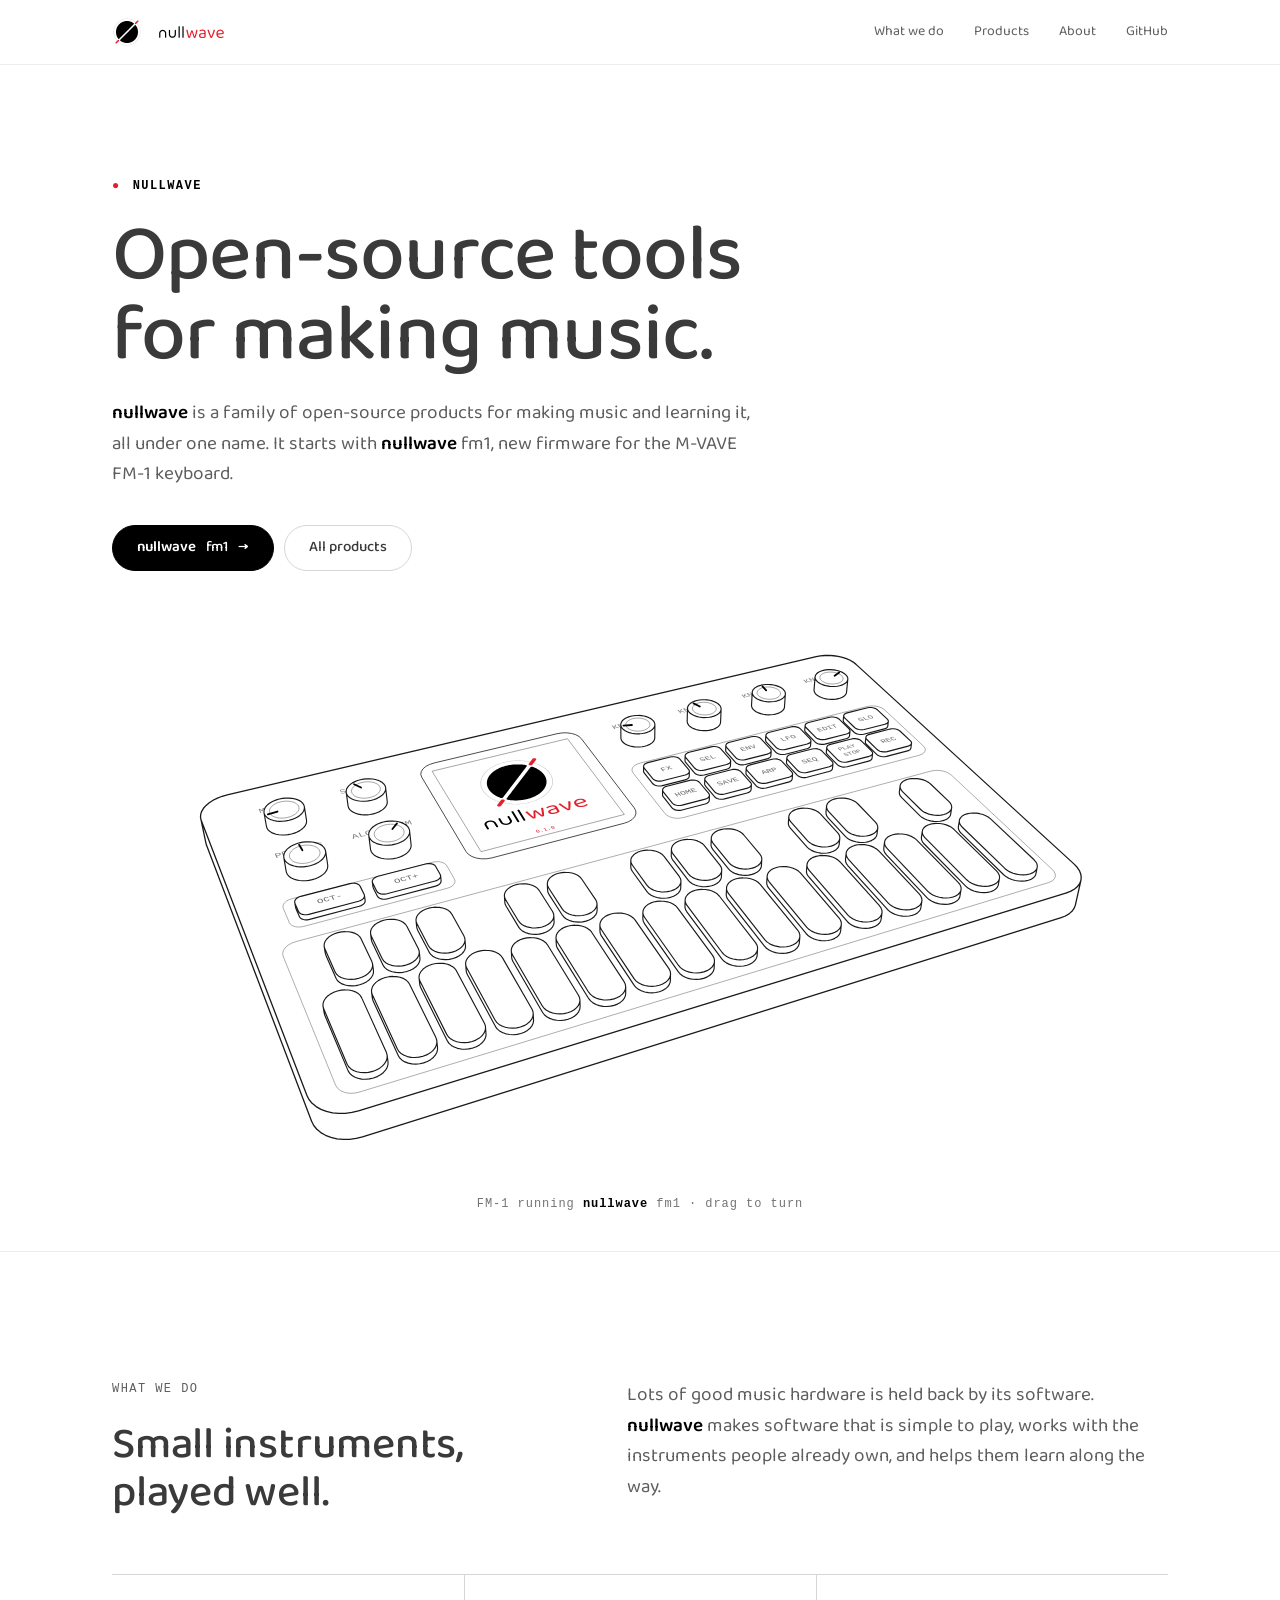
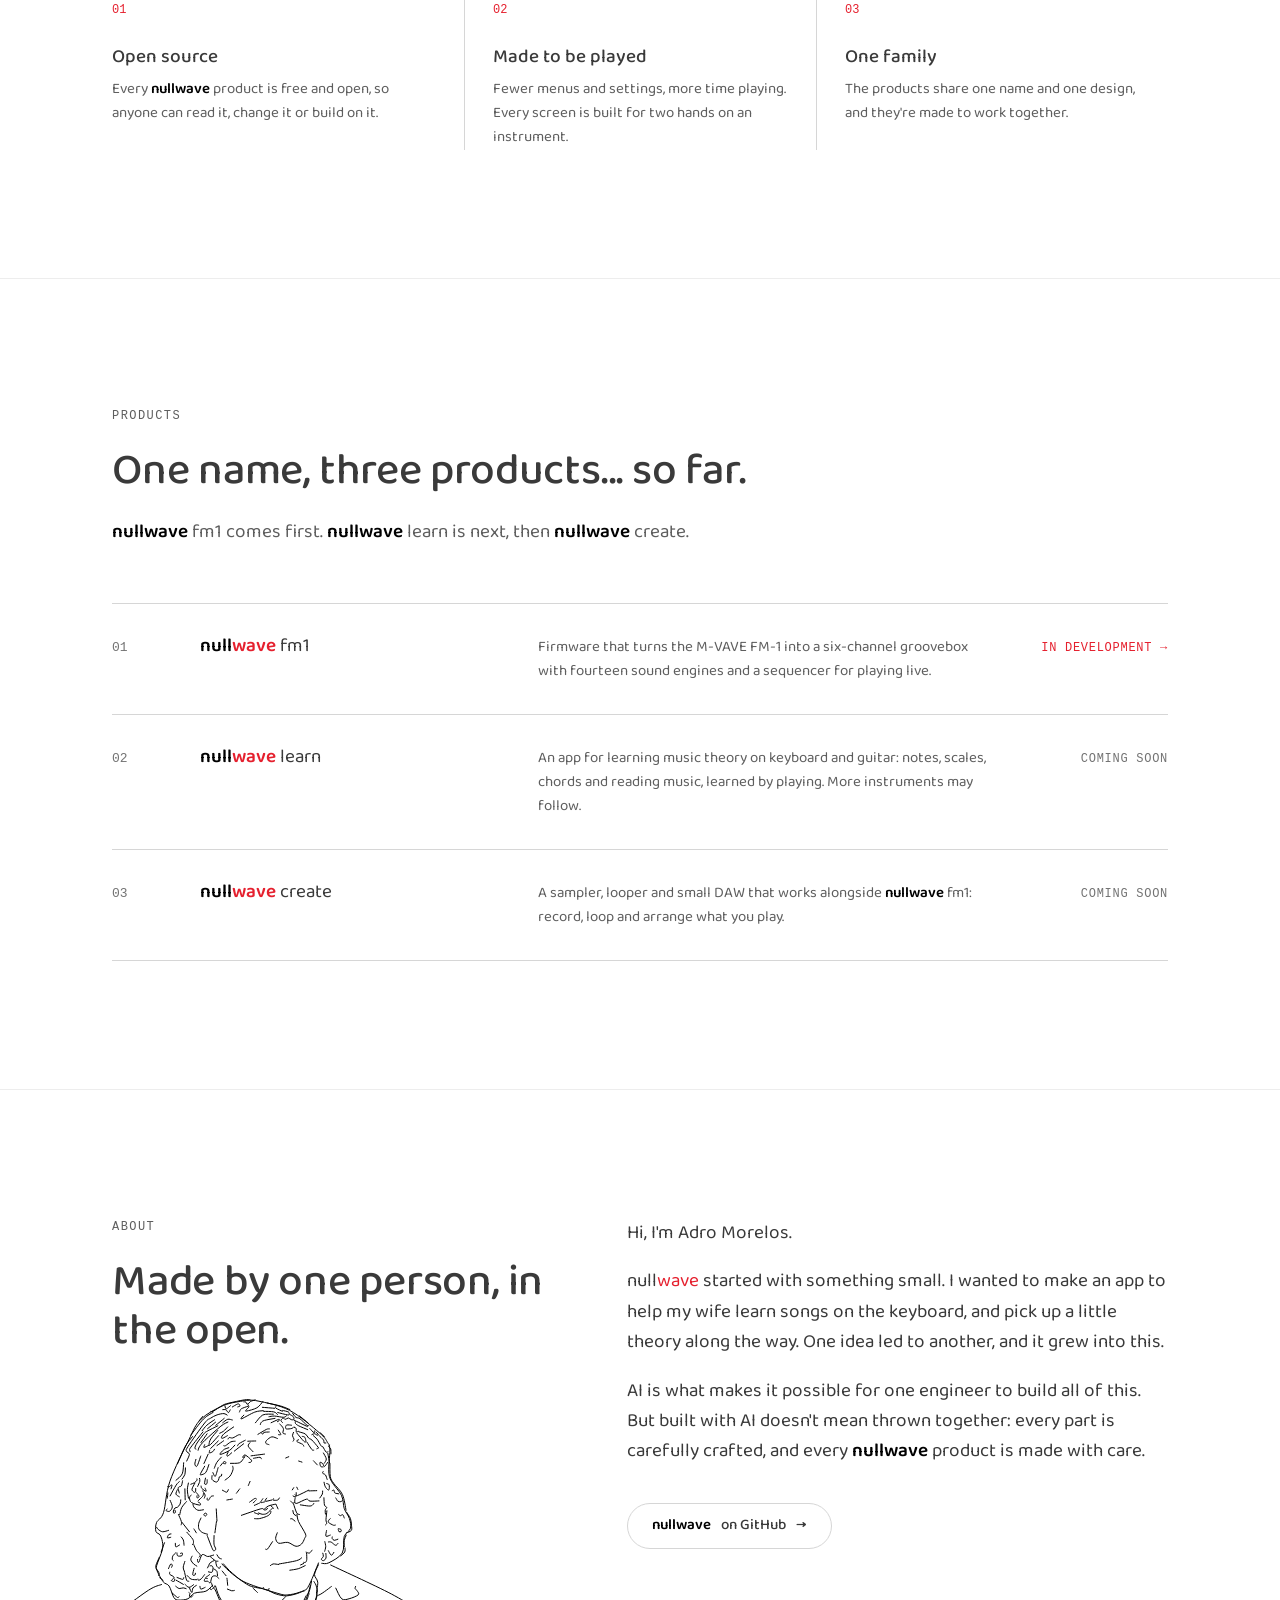
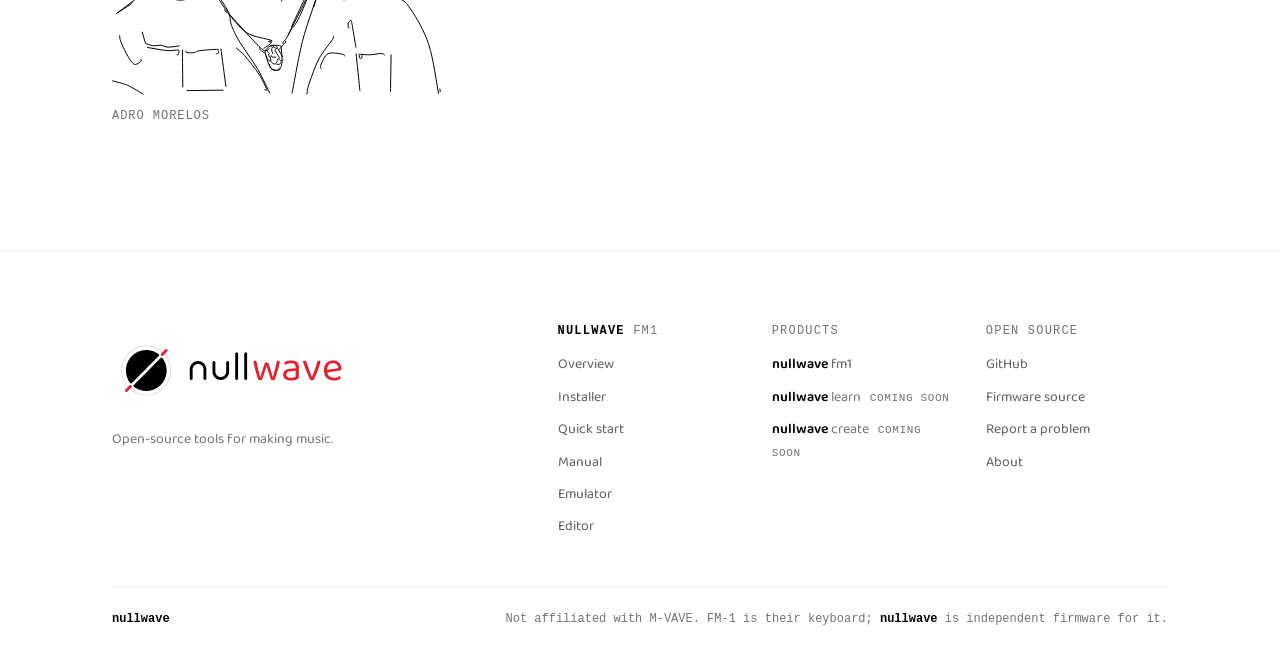
<file: index.html>
<!doctype html>
<html lang="en">
<head>
<meta charset="utf-8">
<meta name="viewport" content="width=device-width, initial-scale=1">
<title>nullwave · open-source tools for making music</title>
<meta name="description" content="nullwave makes open-source firmware and apps for making music and learning it, starting with new firmware for the M-VAVE FM-1.">
<meta name="color-scheme" content="dark light">
<meta name="theme-color" content="#000000" media="(prefers-color-scheme: dark)">
<meta name="theme-color" content="#FFFFFF" media="(prefers-color-scheme: light)">
<link rel="icon" href="/favicon.ico" sizes="any">
<link rel="icon" href="/favicon.svg" type="image/svg+xml">
<link rel="apple-touch-icon" href="/apple-touch-icon.png">
<link rel="manifest" href="/site.webmanifest">
<meta property="og:title" content="nullwave · open-source tools for making music">
<meta property="og:image" content="https://nullwave.cc/assets/og.png">
<link rel="preload" href="/assets/fonts/BalooDa2-latin.woff2" as="font" type="font/woff2" crossorigin>
<link rel="stylesheet" href="/style.css">
</head>
<body>
<nav><div class="wrap">
  <a class="brand" href="/" aria-label="nullwave home"><picture><source media="(prefers-color-scheme: dark)" srcset="/assets/mark-dark.svg"><img src="/assets/mark-light.svg" width="30" height="30" alt=""></picture><picture><source media="(prefers-color-scheme: dark)" srcset="/assets/wordmark-dark.svg"><img src="/assets/wordmark-light.svg" height="24" style="width:auto" alt="nullwave"></picture></a>
  <ul><li class="wide"><a href="#what">What we do</a></li><li><a href="#products">Products</a></li><li><a href="#about">About</a></li><li><a href="https://github.com/nullwave-cc">GitHub</a></li></ul>
</div></nav>

<header class="wrap hero">
  <div class="reveal">
    <div class="kicker"><b>●</b> <b class="nb">nullwave</b></div>
    <h1>Open-source tools<br>for making music.</h1>
    <p class="lead"><b class="nb">nullwave</b> is a family of open-source products for making music and learning it, all under one name. It starts with <b class="nb">nullwave</b> fm1, new firmware for the M-VAVE FM-1 keyboard.</p>
    <div class="btns"><a class="btn solid" href="/fm1/"><b class="nb">nullwave</b> fm1 <span class="arr">→</span></a><a class="btn" href="#products">All products</a></div>
  </div>
  <div class="stage"><div class="fm1-3d" data-mode="hero" data-screens="PLAY_MAIN,PLAY_ANALOG,PLAY_FM6,PLAY_DRUM,LOOP_MAIN"></div><div class="note">FM-1 running <b class="nb">nullwave</b> fm1 · drag to turn</div></div>
</header>

<section id="what"><div class="wrap">
  <div class="split reveal">
    <div><div class="kicker">What we do</div><h2>Small instruments, played well.</h2></div>
    <div><p class="lead" style="margin-top:0">Lots of good music hardware is held back by its software. <b class="nb">nullwave</b> makes software that is simple to play, works with the instruments people already own, and helps them learn along the way.</p></div>
  </div>
  <div class="cols reveal">
    <div><span class="n">01</span><h3>Open source</h3><p>Every <b class="nb">nullwave</b> product is free and open, so anyone can read it, change it or build on it.</p></div>
    <div><span class="n">02</span><h3>Made to be played</h3><p>Fewer menus and settings, more time playing. Every screen is built for two hands on an instrument.</p></div>
    <div><span class="n">03</span><h3>One family</h3><p>The products share one name and one design, and they're made to work together.</p></div>
  </div>
</div></section>

<section id="products"><div class="wrap">
  <div class="reveal"><div class="kicker">Products</div><h2>One name, three products... so far.</h2><p class="lead"><b class="nb">nullwave</b> fm1 comes first. <b class="nb">nullwave</b> learn is next, then <b class="nb">nullwave</b> create.</p></div>
  <div class="rows reveal">
    <a class="row" href="/fm1/"><span class="n">01</span><h3><span class="pn">null<span class="w">wave</span></span> <span class="sfx">fm1</span></h3><p>Firmware that turns the M-VAVE FM-1 into a six-channel groovebox with fourteen sound engines and a sequencer for playing live.</p><span class="st now">In development →</span></a>
    <div class="row"><span class="n">02</span><h3><span class="pn">null<span class="w">wave</span></span> <span class="sfx">learn</span></h3><p>An app for learning music theory on keyboard and guitar: notes, scales, chords and reading music, learned by playing. More instruments may follow.</p><span class="st">Coming soon</span></div>
    <div class="row"><span class="n">03</span><h3><span class="pn">null<span class="w">wave</span></span> <span class="sfx">create</span></h3><p>A sampler, looper and small DAW that works alongside <b class="nb">nullwave</b> fm1: record, loop and arrange what you play.</p><span class="st">Coming soon</span></div>
  </div>
</div></section>

<section id="about"><div class="wrap">
  <div class="split reveal about">
    <div><div class="kicker">About</div><h2>Made by one person, in the open.</h2><figure class="me"><svg class="trace" role="img" aria-label="A line drawing of Adro Morelos" viewBox="0 45 412 375" fill="none" stroke="currentColor" stroke-width="1" stroke-linecap="round" stroke-linejoin="round"><path vector-effect="non-scaling-stroke" class="hair" d="M160.0 60.4C155.8 61.4 143.7 62.4 135.0 66.2C126.3 70.0 114.6 76.0 107.6 83.0C100.6 90.0 99.2 95.5 93.0 108.0C86.8 120.5 75.3 143.3 70.2 158.0C65.1 172.7 65.1 187.7 62.4 196.0C59.7 204.3 55.5 204.2 54.0 208.0C52.5 211.8 52.5 216.3 53.2 218.8C53.9 221.3 56.9 221.0 58.2 223.0C59.5 225.0 60.5 228.0 61.0 231.0C61.5 234.0 62.1 236.2 61.0 241.0C59.9 245.8 55.3 255.8 54.2 260.0C53.1 264.2 53.1 262.7 54.4 266.0C55.7 269.3 59.5 276.6 62.0 279.8C64.5 283.0 67.0 281.8 69.2 285.0C71.4 288.2 73.0 296.2 75.0 299.0C77.0 301.8 78.2 301.8 81.0 302.0C83.8 302.2 88.8 301.8 92.0 300.4C95.2 299.0 96.4 295.1 100.0 293.6C103.6 292.1 110.1 292.8 113.8 291.2C117.5 289.6 120.6 285.2 122.0 284.0"/><path vector-effect="non-scaling-stroke" class="hair" d="M254.2 257.4C255.6 257.3 258.7 258.9 262.8 256.8C266.9 254.7 275.9 250.3 279.0 245.0C282.1 239.7 279.7 230.0 281.4 225.0C283.1 220.0 288.0 218.7 289.0 215.0C290.0 211.3 288.9 207.0 287.6 203.0C286.3 199.0 283.0 195.7 281.4 191.0C279.8 186.3 281.0 181.5 278.0 175.0C275.0 168.5 265.7 161.2 263.4 152.0C261.1 142.8 264.4 126.8 264.0 120.0C263.6 113.2 263.4 114.5 261.2 111.0C259.0 107.5 258.7 105.5 251.0 99.0C243.3 92.5 227.3 78.4 215.0 72.0C202.7 65.6 186.0 62.8 177.0 60.8C168.0 58.8 163.7 60.3 161.0 60.2"/><path vector-effect="non-scaling-stroke" d="M134.9 258.0C136.7 259.9 141.3 265.7 146.0 269.6C150.7 273.4 153.8 277.2 163.0 281.2C172.2 285.3 192.7 291.5 201.0 293.9C209.3 296.3 208.7 295.9 213.0 295.7C217.3 295.4 222.9 294.1 227.0 292.6C231.1 291.0 233.5 292.5 237.3 286.6C241.2 280.6 248.1 261.9 250.2 257.0"/><path vector-effect="non-scaling-stroke" d="M125.5 285.1C126.3 287.2 127.4 292.6 130.1 298.0C132.7 303.4 139.2 311.9 141.5 317.4C143.9 322.9 142.4 325.6 144.3 331.0C146.2 336.4 147.7 340.8 153.1 350.0C158.5 359.2 170.3 375.2 176.6 386.0C183.0 396.8 188.8 410.0 191.2 414.8"/><path vector-effect="non-scaling-stroke" d="M218.2 414.8C220.3 404.3 225.9 371.3 230.8 352.0C235.6 332.7 244.6 310.0 247.4 299.0C250.2 288.0 248.2 289.2 247.8 286.0C247.3 282.8 245.2 280.7 244.7 279.6"/><path vector-effect="non-scaling-stroke" d="M60.0 283.2C57.3 284.3 53.1 284.3 44.0 290.2C34.9 296.0 11.8 313.6 5.4 318.2"/><path vector-effect="non-scaling-stroke" d="M395.7 415.1C393.7 405.3 389.5 373.0 383.9 356.0C378.2 339.0 368.9 323.1 361.9 313.2C354.9 303.3 358.1 305.4 342.0 296.5C325.9 287.5 277.8 265.7 265.0 259.5"/><path vector-effect="non-scaling-stroke" d="M193.0 357.1C190.3 358.0 187.5 360.5 186.4 362.4C185.3 364.4 185.4 365.3 186.4 369.0C187.5 372.7 190.1 381.9 192.6 384.9C195.0 387.8 199.0 387.0 201.0 386.9C203.0 386.7 203.5 385.8 204.3 384.0C205.1 382.2 205.9 380.1 206.0 376.0C206.1 371.9 205.4 362.3 204.9 359.1C204.3 356.0 204.8 357.5 202.9 357.1C200.9 356.8 195.7 356.3 193.0 357.1Z"/><path vector-effect="non-scaling-stroke" d="M141.2 318.5C144.8 322.3 154.5 336.2 163.1 341.5C171.7 346.9 188.3 348.9 192.7 350.7C197.1 352.5 189.5 351.8 189.5 352.3C189.6 352.8 194.1 352.4 193.2 353.7C192.3 355.1 185.5 359.4 184.0 360.5"/><path vector-effect="non-scaling-stroke" d="M240.3 284.5C239.3 287.6 238.5 293.3 234.2 303.0C229.8 312.7 217.5 335.9 214.2 342.5"/><path vector-effect="non-scaling-stroke" class="curl" d="M139.5 77.9C138.9 77.6 137.7 76.1 135.7 76.0C133.6 75.9 130.1 76.6 127.3 77.6C124.6 78.5 121.8 80.0 119.3 81.7C116.8 83.3 116.8 81.7 112.3 87.4C107.8 93.0 95.9 110.0 92.2 115.7C88.6 121.4 90.0 120.0 90.3 121.6C90.5 123.2 93.7 123.4 93.8 125.3C93.8 127.3 91.0 132.1 90.5 133.5"/><path vector-effect="non-scaling-stroke" class="face" d="M235.2 296.8C232.5 302.6 221.7 325.0 218.9 331.3C216.1 337.7 218.2 334.4 218.5 334.8C218.8 335.1 219.2 335.5 220.7 333.3C222.2 331.2 224.6 327.6 227.4 321.7C230.3 315.7 236.0 301.8 237.7 297.8"/><path vector-effect="non-scaling-stroke" class="face" d="M200.3 220.5C200.0 221.6 198.1 225.2 198.3 227.3C198.6 229.4 199.6 232.3 202.0 233.1C204.4 233.9 209.5 231.5 213.0 232.1C216.5 232.8 220.2 236.5 223.0 236.8C225.8 237.1 227.9 235.7 229.6 234.1C231.4 232.5 232.6 229.3 233.4 227.3C234.2 225.3 235.7 225.4 234.5 222.0C233.2 218.6 227.7 210.6 226.0 206.7C224.3 202.7 224.5 199.6 224.2 198.2"/><path vector-effect="non-scaling-stroke" class="face" d="M235.5 415.4C235.8 415.2 237.1 415.1 237.3 414.3C237.5 413.6 236.0 414.1 236.7 411.0C237.4 407.9 239.1 402.2 241.5 395.7C244.0 389.2 247.1 379.6 251.4 372.0C255.6 364.4 264.2 354.4 267.0 350.0C269.8 345.6 268.0 346.5 268.2 345.8"/><path vector-effect="non-scaling-stroke" class="face" d="M190.5 360.5C189.9 360.9 188.8 363.6 186.7 363.1C184.5 362.6 185.4 365.4 177.7 357.7C169.9 350.0 146.4 323.6 140.2 316.8"/><path vector-effect="non-scaling-stroke" class="face" d="M185.1 410.5C185.4 410.6 186.8 411.6 187.1 411.4C187.5 411.1 188.6 412.3 187.0 409.0C185.5 405.7 182.4 398.3 178.0 391.7C173.7 385.1 165.3 374.6 160.7 369.3C156.1 364.1 152.2 361.6 150.5 360.0"/><path vector-effect="non-scaling-stroke" class="face" d="M283.6 193.1C282.9 189.9 281.7 179.5 279.2 174.0C276.7 168.6 271.1 164.1 268.6 160.5C266.2 156.9 265.3 156.4 264.6 152.5C263.8 148.5 264.2 139.4 264.1 136.8"/><path vector-effect="non-scaling-stroke" class="face" d="M265.8 285.6C263.0 287.4 251.6 297.1 248.8 296.2C246.1 295.4 249.9 284.5 249.3 280.3C248.8 276.1 245.3 274.5 245.4 271.0C245.6 267.5 249.4 261.2 250.2 259.2"/><path vector-effect="non-scaling-stroke" class="face" d="M183.3 286.5C183.1 286.7 184.1 287.9 182.0 287.9C179.9 287.8 174.2 286.8 171.0 286.0C167.8 285.1 167.2 285.2 163.0 282.6C158.8 280.0 151.0 274.4 146.0 270.4C141.0 266.4 135.3 260.4 133.2 258.4"/><path vector-effect="non-scaling-stroke" class="face" d="M81.5 357.5C79.2 357.8 71.8 359.1 68.0 359.0C64.2 358.9 61.5 356.9 58.7 356.7C55.8 356.4 53.8 357.8 51.0 357.5C48.2 357.2 43.8 355.7 42.0 354.9C40.2 354.2 41.1 355.3 40.2 353.0C39.3 350.7 37.3 342.9 36.7 340.8"/><path vector-effect="non-scaling-stroke" class="face" d="M34.9 373.5C34.9 374.0 35.9 375.3 34.9 376.4C33.8 377.5 30.4 379.8 28.6 380.0C26.8 380.2 26.0 379.5 24.1 377.3C22.3 375.1 19.6 370.8 17.3 366.7C15.1 362.5 12.0 355.9 10.6 352.3C9.3 348.8 9.4 346.4 9.2 345.2"/><path vector-effect="non-scaling-stroke" class="curl" d="M167.2 59.3C166.0 59.3 164.6 58.7 160.3 59.4C156.0 60.1 145.7 62.3 141.3 63.4C137.0 64.5 137.3 64.3 134.2 65.9C131.1 67.5 125.0 72.0 122.6 73.2C120.2 74.5 120.3 73.3 119.8 73.3"/><path vector-effect="non-scaling-stroke" class="curl" d="M140.5 86.3C139.1 87.1 136.7 87.5 132.0 91.2C127.4 94.9 117.0 104.1 112.7 108.3C108.3 112.5 107.2 114.3 105.9 116.3C104.5 118.4 104.7 119.8 104.4 120.5"/><path vector-effect="non-scaling-stroke" class="face" d="M89.5 363.8C89.7 364.1 89.0 365.3 90.8 365.6C92.5 365.9 97.5 366.0 100.0 365.7C102.5 365.3 101.2 364.1 105.7 363.4C110.1 362.8 122.9 361.7 126.7 361.7C130.5 361.6 128.1 362.3 128.5 363.0C128.9 363.7 129.5 365.3 129.1 366.0C128.7 366.7 126.7 367.0 126.2 367.2"/><path vector-effect="non-scaling-stroke" class="face" d="M271.2 287.5C272.4 289.7 275.7 298.4 278.4 300.5C281.1 302.7 284.0 301.2 287.3 300.4C290.7 299.6 296.8 297.2 298.4 295.6C300.0 294.0 297.7 291.9 297.0 290.7C296.4 289.4 294.9 288.9 294.6 288.0C294.3 287.1 295.1 285.9 295.2 285.5"/><path vector-effect="non-scaling-stroke" class="face" d="M118.7 287.8C118.9 288.1 119.1 289.4 120.0 289.5C120.9 289.6 122.4 286.0 124.2 288.3C126.1 290.7 128.7 299.1 131.2 303.7C133.8 308.3 138.4 313.8 139.4 315.9C140.4 317.9 137.9 316.1 137.4 315.8C136.9 315.5 136.6 314.2 136.5 313.8"/><path vector-effect="non-scaling-stroke" class="face" d="M42.9 359.4C47.0 360.1 61.5 362.8 67.7 363.3C73.8 363.8 77.4 362.1 79.7 362.4C81.9 362.7 80.9 364.1 81.0 365.0C81.1 365.9 80.9 367.4 80.5 368.0C80.2 368.5 79.1 368.3 78.8 368.3"/><path vector-effect="non-scaling-stroke" class="face" d="M198.1 185.8C196.6 186.1 191.7 187.0 189.3 188.1C187.0 189.2 185.5 191.6 184.0 192.1C182.5 192.7 184.9 190.2 180.3 191.4C175.8 192.6 160.7 198.0 156.8 199.3"/><path vector-effect="non-scaling-stroke" class="face" d="M232.8 290.2C231.5 290.8 228.3 292.8 224.7 294.0C221.1 295.1 215.6 296.7 211.3 296.9C207.1 297.0 202.5 295.7 199.0 294.7C195.5 293.6 191.6 291.4 190.2 290.8"/><path vector-effect="non-scaling-stroke" class="face" d="M132.0 361.2C133.0 368.7 137.0 398.9 138.0 406.5"/><path vector-effect="non-scaling-stroke" class="face" d="M287.5 335.5C287.3 335.4 286.6 336.2 286.4 335.2C286.2 334.2 285.9 331.0 286.3 329.7C286.7 328.4 288.0 327.4 288.7 327.4C289.4 327.3 289.3 324.0 290.5 329.3C291.6 334.6 294.7 354.2 295.6 359.2"/><path vector-effect="non-scaling-stroke" class="face" d="M338.2 368.5C338.1 375.8 337.6 405.2 337.5 412.5"/><path vector-effect="non-scaling-stroke" class="face" d="M295.8 367.2C296.6 374.6 299.7 404.1 300.4 411.5"/><path vector-effect="non-scaling-stroke" class="curl" d="M128.2 90.8C125.9 92.0 117.5 96.0 114.7 97.7C111.8 99.4 112.9 98.7 111.0 101.0C109.1 103.3 104.8 108.9 103.0 111.7C101.3 114.4 100.6 116.5 100.4 117.7C100.2 118.9 101.6 118.6 101.8 118.8"/><path vector-effect="non-scaling-stroke" class="face" d="M85.3 362.5C85.4 369.9 85.7 399.7 85.8 407.2"/><path vector-effect="non-scaling-stroke" class="face" d="M281.2 369.8C281.0 369.5 282.9 368.1 279.7 367.7C276.4 367.2 266.1 364.8 261.7 367.0C257.2 369.3 254.3 378.0 253.0 381.0C251.6 384.0 253.5 384.3 253.6 384.9"/><path vector-effect="non-scaling-stroke" class="face" d="M330.3 368.5C329.6 368.2 328.6 366.7 325.7 366.7C322.8 366.6 317.2 368.2 313.0 368.3C308.8 368.5 302.9 367.6 300.7 367.7C298.4 367.8 299.5 368.2 299.5 369.0C299.5 369.8 300.0 372.2 300.5 372.7C301.1 373.2 302.4 372.5 302.7 372.0C303.1 371.4 302.7 369.6 302.7 369.2"/><path vector-effect="non-scaling-stroke" class="curl" d="M123.7 223.8C123.7 225.6 123.3 231.6 123.6 234.3C124.0 237.0 125.6 238.7 125.7 240.0C125.7 241.3 124.7 242.1 124.0 242.1C123.3 242.1 123.1 243.1 121.7 240.0C120.2 236.9 116.4 226.5 115.3 223.8"/><path vector-effect="non-scaling-stroke" class="face" d="M134.5 411.2C127.2 411.2 98.1 411.6 90.8 411.7"/><path vector-effect="non-scaling-stroke" class="face" d="M0.6 399.9C3.6 400.8 12.5 402.6 18.7 405.2C24.9 407.9 34.6 414.2 37.8 416.0"/><path vector-effect="non-scaling-stroke" class="curl" d="M95.4 102.2C98.0 98.9 106.2 87.3 110.7 82.7C115.2 78.1 120.5 75.9 122.5 74.6"/><path vector-effect="non-scaling-stroke" class="curl" d="M97.6 103.8C96.1 105.8 91.8 110.2 88.8 115.7C85.8 121.2 81.0 133.3 79.4 136.8"/><path vector-effect="non-scaling-stroke" class="face" d="M250.8 181.8C249.0 181.9 242.5 182.4 240.0 182.1C237.5 181.7 238.3 179.3 235.7 179.7C233.0 180.2 226.4 184.2 224.0 184.8C221.6 185.3 221.8 184.1 221.5 183.0C221.1 181.9 221.9 179.0 222.0 178.2"/><path vector-effect="non-scaling-stroke" class="curl" d="M129.2 102.7C127.6 104.4 121.6 111.4 119.7 113.2C117.7 115.1 117.6 114.9 117.6 113.8C117.6 112.7 117.9 109.5 119.7 106.7C121.4 103.8 126.7 98.2 128.1 96.5"/><path vector-effect="non-scaling-stroke" class="curl" d="M148.9 114.2C147.8 115.3 144.9 119.0 142.0 120.9C139.1 122.7 133.3 125.1 131.6 125.5C129.9 125.9 131.1 124.4 131.9 123.3C132.7 122.3 134.7 120.2 136.3 119.2C137.9 118.3 140.6 117.7 141.5 117.4"/><path vector-effect="non-scaling-stroke" class="curl" d="M182.8 61.3C181.6 62.6 178.9 67.1 175.6 69.0C172.3 70.9 165.2 72.6 163.0 73.0C160.8 73.4 162.1 72.5 162.5 71.7C163.0 70.8 165.4 69.1 165.8 68.0C166.1 66.9 164.8 65.6 164.7 65.2"/><path vector-effect="non-scaling-stroke" class="curl" d="M183.3 72.5C181.6 72.8 177.3 72.6 173.0 74.2C168.7 75.8 160.1 81.1 157.5 82.1C154.9 83.2 156.9 81.0 157.3 80.3C157.7 79.6 159.4 78.3 159.8 77.9"/><path vector-effect="non-scaling-stroke" class="curl" d="M248.2 118.6C248.4 118.5 249.6 118.3 249.8 118.0C250.1 117.6 250.9 118.3 249.7 116.7C248.4 115.0 244.2 110.0 242.3 108.1C240.4 106.3 239.5 106.9 238.2 105.6C236.9 104.4 236.2 101.9 234.3 100.7C232.4 99.5 228.1 98.7 226.8 98.2"/><path vector-effect="non-scaling-stroke" class="curl" d="M206.8 87.0C206.5 86.6 204.6 85.3 204.7 84.3C204.8 83.4 206.5 81.6 207.3 81.4C208.2 81.2 208.8 83.1 209.8 83.0C210.9 83.0 212.5 81.3 213.7 81.3C214.9 81.4 216.0 83.0 217.1 83.3C218.2 83.6 220.0 83.8 220.4 83.2C220.8 82.6 220.4 80.7 219.6 79.7C218.8 78.7 216.3 77.6 215.7 77.2"/><path vector-effect="non-scaling-stroke" class="curl" d="M284.2 195.5C284.9 196.8 287.8 200.4 288.9 203.0C289.9 205.7 290.0 208.9 290.2 211.3C290.4 213.8 291.1 216.0 290.0 217.6C289.0 219.1 285.1 220.0 284.2 220.5"/><path vector-effect="non-scaling-stroke" class="curl" d="M103.7 252.8C103.7 253.2 103.5 254.8 103.8 255.3C104.0 255.8 104.4 257.3 105.3 255.9C106.3 254.4 107.6 248.0 109.3 246.9C111.1 245.8 113.7 249.1 116.0 249.2C118.3 249.3 121.9 247.7 123.1 247.4"/><path vector-effect="non-scaling-stroke" class="curl" d="M117.4 137.8C116.8 139.4 115.2 145.2 113.7 147.3C112.1 149.3 109.1 150.0 108.0 150.2C106.9 150.4 106.6 150.4 107.3 148.7C108.1 147.0 111.5 141.3 112.3 139.8"/><path vector-effect="non-scaling-stroke" class="curl" d="M129.5 275.8C128.9 275.3 127.0 273.1 125.7 272.8C124.3 272.5 122.4 272.5 121.3 273.8C120.2 275.2 119.9 280.1 119.0 281.0C118.1 281.8 117.2 279.5 116.0 279.2C114.8 278.9 112.7 279.6 112.1 279.2C111.5 278.8 112.2 277.2 112.2 276.8"/><path vector-effect="non-scaling-stroke" class="curl" d="M188.1 63.2C190.8 63.8 199.8 65.5 204.3 66.8C208.9 68.1 213.6 70.4 215.5 71.1"/><path vector-effect="non-scaling-stroke" class="curl" d="M139.8 102.8C138.9 103.3 135.5 105.4 134.3 105.8C133.1 106.2 132.3 105.9 132.6 105.0C132.8 104.1 133.3 102.6 135.8 100.4C138.2 98.3 145.5 93.5 147.4 92.2"/><path vector-effect="non-scaling-stroke" class="curl" d="M110.2 98.2C107.7 101.3 98.3 113.0 95.6 116.7C92.9 120.3 94.3 119.4 94.1 120.3C94.0 121.3 94.7 121.9 94.8 122.2"/><path vector-effect="non-scaling-stroke" class="face" d="M229.8 250.7C228.8 251.3 228.2 253.0 223.7 254.2C219.1 255.5 206.0 257.6 202.5 258.2"/><path vector-effect="non-scaling-stroke" class="face" d="M217.7 336.5C216.6 338.5 213.1 345.6 211.3 348.3C209.6 351.1 207.9 351.8 207.3 353.0C206.7 354.2 207.1 355.3 207.6 355.5C208.0 355.6 209.6 354.6 210.0 354.0C210.5 353.4 210.1 352.2 210.1 351.8"/><path vector-effect="non-scaling-stroke" class="curl" d="M104.8 183.4C105.2 183.6 106.6 184.1 106.9 184.7C107.1 185.3 108.0 187.0 106.3 186.9C104.5 186.7 98.4 185.3 96.4 183.8C94.3 182.4 94.0 179.6 93.9 178.1C93.8 176.6 95.6 175.4 95.9 174.8"/><path vector-effect="non-scaling-stroke" class="curl" d="M83.3 180.5C83.2 181.4 83.2 184.2 82.5 185.7C81.8 187.2 80.3 188.7 79.2 189.5C78.2 190.3 77.1 189.6 76.3 190.4C75.5 191.1 74.7 193.0 74.4 194.0C74.2 195.0 74.3 196.3 74.8 196.6C75.2 196.9 76.8 196.2 77.0 195.6C77.2 195.0 76.3 193.6 76.2 193.2"/><path vector-effect="non-scaling-stroke" class="face" d="M115.8 222.2C114.8 221.8 111.1 221.1 109.3 220.0C107.6 218.9 106.0 217.5 105.3 215.7C104.6 213.8 104.7 211.2 105.1 209.0C105.6 206.8 107.4 203.7 107.8 202.6"/><path vector-effect="non-scaling-stroke" class="curl" d="M218.8 75.5C219.5 76.4 221.4 79.5 222.9 80.6C224.4 81.7 225.5 80.6 227.7 82.2C229.9 83.8 234.4 88.7 236.2 90.0C238.0 91.4 238.1 90.3 238.5 90.3"/><path vector-effect="non-scaling-stroke" class="curl" d="M166.0 135.2C166.4 135.1 167.8 135.3 168.2 134.9C168.7 134.4 169.9 133.8 168.9 132.4C167.8 131.0 163.6 127.3 162.0 126.5C160.4 125.6 159.6 126.8 159.0 127.4C158.5 127.9 158.6 129.4 158.8 129.8C159.0 130.2 159.9 130.0 160.3 129.6C160.7 129.1 160.9 127.6 161.0 127.2"/><path vector-effect="non-scaling-stroke" class="curl" d="M195.5 76.8C193.4 76.9 186.3 76.0 182.7 77.7C179.1 79.5 175.3 85.7 173.8 87.2"/><path vector-effect="non-scaling-stroke" class="curl" d="M230.5 103.7C231.0 103.8 233.0 103.7 233.7 104.8C234.4 105.8 235.1 109.3 234.9 110.0C234.6 110.8 234.3 111.3 232.4 109.5C230.6 107.8 225.3 101.2 223.9 99.5"/><path vector-effect="non-scaling-stroke" class="curl" d="M200.8 74.7C202.8 75.2 210.4 77.2 212.7 77.6C215.0 78.0 214.5 77.5 214.7 77.0C214.9 76.4 215.0 74.8 213.7 74.0C212.4 73.3 208.0 72.5 206.8 72.2"/><path vector-effect="non-scaling-stroke" class="curl" d="M200.4 106.2C199.3 105.8 195.8 103.9 193.7 104.2C191.5 104.6 188.5 107.2 187.3 108.5C186.1 109.8 186.0 111.2 186.4 112.0C186.9 112.9 189.5 113.3 190.2 113.6"/><path vector-effect="non-scaling-stroke" class="curl" d="M132.8 149.5C132.7 149.8 133.1 151.0 132.6 151.6C132.2 152.1 130.6 151.9 130.0 152.8C129.5 153.6 129.7 155.6 129.0 156.6C128.4 157.7 127.6 159.1 126.3 159.0C125.0 158.9 122.2 157.3 121.3 156.0C120.5 154.7 121.3 152.0 121.3 151.2"/><path vector-effect="non-scaling-stroke" class="curl" d="M86.8 135.6C86.5 137.8 86.7 145.5 85.1 149.0C83.5 152.5 78.8 155.5 77.5 156.8"/><path vector-effect="non-scaling-stroke" class="curl" d="M57.3 250.2C56.7 251.8 53.9 257.4 53.3 259.7C52.7 261.9 53.2 262.0 53.8 263.7C54.5 265.3 56.8 268.2 57.2 269.7C57.6 271.1 56.5 271.7 56.3 272.2"/><path vector-effect="non-scaling-stroke" class="curl" d="M70.0 268.2C70.0 268.6 69.3 269.8 70.1 270.9C71.0 271.9 74.9 273.1 75.2 274.3C75.5 275.6 71.9 277.5 71.9 278.3C71.9 279.2 74.7 279.6 75.3 279.3C76.0 279.0 75.6 277.0 75.7 276.5"/><path vector-effect="non-scaling-stroke" class="curl" d="M261.4 135.1C260.7 135.9 258.4 139.9 257.3 140.1C256.3 140.3 256.2 137.3 255.3 136.5C254.4 135.7 252.3 134.6 252.0 135.2C251.6 135.8 252.3 139.1 252.9 140.0C253.6 140.9 255.3 140.5 255.8 140.6"/><path vector-effect="non-scaling-stroke" class="face" d="M241.8 279.2C241.4 281.2 239.9 288.9 239.0 291.7C238.0 294.5 236.4 295.2 236.2 296.0C236.1 296.8 237.6 296.8 238.0 296.5C238.5 296.2 238.6 294.6 238.7 294.2"/><path vector-effect="non-scaling-stroke" class="curl" d="M107.5 127.5C106.8 129.5 104.2 138.0 103.0 139.6C101.8 141.3 100.7 138.7 100.4 137.3C100.2 136.0 101.5 132.5 101.7 131.5"/><path vector-effect="non-scaling-stroke" class="face" d="M172.8 203.3C173.9 203.3 176.6 203.7 179.0 203.2C181.4 202.7 185.2 201.5 187.3 200.6C189.4 199.6 190.8 198.6 191.6 197.6C192.5 196.6 192.4 195.1 192.5 194.6"/><path vector-effect="non-scaling-stroke" class="curl" d="M66.8 191.7C66.6 192.0 65.1 193.2 65.6 193.6C66.1 194.1 68.6 195.1 69.9 194.3C71.1 193.6 73.0 191.2 73.1 189.0C73.2 186.8 70.9 182.5 70.4 181.2"/><path vector-effect="non-scaling-stroke" class="curl" d="M260.2 160.9C260.7 161.2 262.7 161.1 263.1 162.3C263.6 163.5 263.4 167.3 263.0 168.2C262.5 169.1 261.5 168.4 260.7 167.6C259.9 166.9 258.6 165.0 258.0 163.6C257.4 162.2 257.2 159.9 257.0 159.2"/><path vector-effect="non-scaling-stroke" class="curl" d="M255.4 245.2C255.5 245.8 256.4 247.7 256.1 249.0C255.9 250.2 253.6 251.6 253.7 252.5C253.7 253.4 255.4 254.5 256.3 254.2C257.3 254.0 258.8 252.5 259.3 251.0C259.7 249.5 259.1 246.4 259.1 245.5"/><path vector-effect="non-scaling-stroke" class="curl" d="M258.7 197.8C258.6 197.0 258.1 194.4 258.4 193.0C258.6 191.6 260.3 190.7 260.2 189.7C260.0 188.7 258.1 188.9 257.5 187.0C257.0 185.1 256.9 179.5 256.8 178.0"/><path vector-effect="non-scaling-stroke" class="curl" d="M190.2 79.8C191.3 79.7 194.0 78.9 197.0 79.0C200.0 79.1 205.6 80.6 208.0 80.5C210.4 80.4 210.9 78.8 211.5 78.4"/><path vector-effect="non-scaling-stroke" class="curl" d="M217.5 90.1C216.6 90.0 213.2 89.5 212.0 89.8C210.8 90.1 210.5 91.2 210.4 92.0C210.3 92.8 210.1 94.3 211.3 94.6C212.6 94.9 216.5 94.4 218.0 94.0C219.5 93.5 219.7 92.5 220.1 92.2"/><path vector-effect="non-scaling-stroke" class="face" d="M24.2 304.4C23.8 304.9 24.9 305.3 22.2 307.4C19.5 309.4 10.2 315.2 7.8 316.8"/><path vector-effect="non-scaling-stroke" class="curl" d="M137.0 156.5C138.0 155.7 141.4 153.8 143.0 151.7C144.6 149.6 146.1 146.0 146.6 144.0C147.1 142.0 146.2 140.5 146.2 139.8"/><path vector-effect="non-scaling-stroke" class="curl" d="M81.6 158.5C80.9 159.2 79.6 159.8 77.7 162.7C75.9 165.5 71.6 173.6 70.4 175.8"/><path vector-effect="non-scaling-stroke" class="face" d="M238.4 168.8C236.1 169.9 227.2 174.4 224.7 175.4C222.2 176.4 223.7 175.6 223.5 175.0C223.2 174.4 223.2 172.4 223.2 171.8"/><path vector-effect="non-scaling-stroke" class="curl" d="M197.5 81.8C195.4 82.2 187.5 83.4 184.7 84.3C181.9 85.1 181.5 86.0 180.7 86.9C179.9 87.7 179.9 88.8 179.8 89.2"/><path vector-effect="non-scaling-stroke" class="face" d="M177.6 196.4C178.3 196.7 180.3 197.9 182.0 198.0C183.7 198.1 185.6 198.2 187.7 197.0C189.7 195.8 193.1 191.8 194.2 190.8"/><path vector-effect="non-scaling-stroke" class="curl" d="M124.2 83.5C122.6 84.6 117.5 87.8 115.0 90.0C112.5 92.2 110.1 95.7 109.2 96.8"/><path vector-effect="non-scaling-stroke" class="curl" d="M237.2 95.5C235.4 94.7 228.8 92.1 226.3 90.9C223.9 89.6 223.1 89.0 222.4 88.1C221.7 87.3 222.3 86.2 222.2 85.8"/><path vector-effect="non-scaling-stroke" class="face" d="M258.7 210.8C258.9 210.5 260.1 210.0 260.2 209.0C260.3 208.0 259.3 207.2 259.3 204.7C259.4 202.1 260.2 195.6 260.4 193.8"/><path vector-effect="non-scaling-stroke" class="curl" d="M101.4 166.8C101.4 167.5 101.5 169.9 101.2 170.6C100.9 171.4 100.1 171.7 99.4 171.2C98.7 170.7 96.8 169.5 96.9 167.7C97.1 165.9 99.8 161.7 100.3 160.5"/><path vector-effect="non-scaling-stroke" class="face" d="M234.1 260.2C232.7 260.8 228.8 263.0 225.7 264.0C222.6 264.9 217.2 265.5 215.5 265.8"/><path vector-effect="non-scaling-stroke" class="curl" d="M255.3 115.8C255.0 115.7 254.6 116.7 253.5 115.2C252.3 113.7 250.1 109.1 248.5 107.0C246.9 105.0 244.8 103.5 244.0 102.8"/><path vector-effect="non-scaling-stroke" class="curl" d="M90.7 219.8C91.9 221.2 96.5 226.1 97.9 228.3C99.2 230.6 98.7 232.3 98.6 233.3C98.5 234.4 97.4 234.5 97.2 234.8"/><path vector-effect="non-scaling-stroke" class="curl" d="M105.5 249.8C105.7 249.4 107.3 248.4 106.8 247.0C106.2 245.6 103.5 243.7 102.2 241.7C101.0 239.6 99.6 236.0 99.1 234.8"/><path vector-effect="non-scaling-stroke" class="curl" d="M92.7 178.5C92.4 176.8 91.3 171.4 91.3 168.3C91.3 165.3 92.4 161.5 92.6 160.2"/><path vector-effect="non-scaling-stroke" class="curl" d="M236.8 91.8C234.2 90.5 223.6 85.4 220.9 84.1"/><path vector-effect="non-scaling-stroke" class="face" d="M190.7 379.8C190.9 380.5 191.1 382.5 192.0 383.7C193.0 384.8 194.7 386.1 196.3 386.7C197.9 387.3 200.6 387.5 201.7 387.1C202.8 386.7 202.6 384.9 202.8 384.4"/><path vector-effect="non-scaling-stroke" class="curl" d="M102.2 284.3C101.5 284.8 99.0 285.9 98.1 287.3C97.2 288.7 97.3 292.8 96.7 292.8C96.0 292.8 94.4 288.4 94.0 287.5"/><path vector-effect="non-scaling-stroke" class="curl" d="M90.2 182.7C89.2 183.9 85.8 187.4 84.4 190.0C83.1 192.6 82.5 197.1 82.1 198.5"/><path vector-effect="non-scaling-stroke" class="curl" d="M173.5 59.3C172.5 59.7 169.1 60.7 167.7 61.5C166.3 62.3 165.8 63.8 165.0 64.2C164.2 64.6 163.7 64.4 163.1 64.0C162.6 63.7 162.5 62.2 162.0 61.8C161.4 61.5 160.2 61.9 159.8 61.9"/><path vector-effect="non-scaling-stroke" class="curl" d="M155.8 101.9C155.4 101.9 154.9 101.2 153.3 101.8C151.7 102.4 148.2 105.0 146.3 105.5C144.4 106.0 142.9 104.7 142.0 105.0C141.1 105.2 141.0 106.5 140.8 106.8"/><path vector-effect="non-scaling-stroke" class="curl" d="M81.6 172.2C81.4 171.3 80.3 168.2 80.2 167.0C80.1 165.8 80.5 165.4 81.1 164.9C81.8 164.3 83.3 164.8 84.0 163.6C84.8 162.4 85.3 158.5 85.5 157.5"/><path vector-effect="non-scaling-stroke" class="curl" d="M143.5 136.3C145.3 136.2 151.8 136.6 154.3 135.7C156.9 134.9 158.1 131.9 158.8 131.2"/><path vector-effect="non-scaling-stroke" class="curl" d="M203.2 88.5C203.9 89.4 207.0 92.1 207.6 94.0C208.3 95.9 206.7 98.5 207.1 99.6C207.5 100.7 209.7 100.5 210.2 100.7"/><path vector-effect="non-scaling-stroke" class="curl" d="M128.6 141.5C128.0 143.3 126.2 151.0 125.2 152.0C124.1 153.0 122.8 148.3 122.3 147.5"/><path vector-effect="non-scaling-stroke" class="face" d="M228.2 186.6C229.9 186.8 235.9 187.9 238.3 188.0C240.7 188.1 241.6 187.8 242.6 187.2C243.6 186.7 244.2 185.3 244.5 184.9"/><path vector-effect="non-scaling-stroke" class="curl" d="M200.5 77.2C199.8 76.6 198.8 74.5 196.0 73.9C193.2 73.3 185.9 73.4 183.8 73.3"/><path vector-effect="non-scaling-stroke" class="curl" d="M116.8 267.7C117.6 267.8 120.3 269.0 121.2 268.2C122.2 267.4 122.4 264.0 122.4 262.7C122.3 261.4 121.5 260.8 121.0 260.5C120.4 260.1 119.2 260.6 118.8 260.6"/><path vector-effect="non-scaling-stroke" class="curl" d="M54.1 213.8C54.4 214.3 54.8 215.5 56.0 216.4C57.2 217.3 59.2 219.0 61.3 219.2C63.4 219.4 67.3 217.8 68.5 217.5"/><path vector-effect="non-scaling-stroke" class="curl" d="M184.8 125.1C182.1 125.4 171.2 126.9 168.5 127.2"/><path vector-effect="non-scaling-stroke" class="curl" d="M110.8 192.5C110.0 192.6 107.1 193.4 105.7 193.3C104.2 193.3 103.5 193.0 102.3 192.2C101.2 191.5 99.6 190.1 99.0 189.0C98.3 187.9 98.4 186.4 98.2 185.8"/><path vector-effect="non-scaling-stroke" class="face" d="M192.2 357.9C193.1 357.8 196.6 356.8 198.0 357.1C199.4 357.5 200.3 359.4 200.5 360.0C200.7 360.5 200.2 360.8 199.3 360.6C198.5 360.4 196.1 359.1 195.5 358.8"/><path vector-effect="non-scaling-stroke" class="curl" d="M149.2 109.5C148.3 109.6 145.9 109.4 144.0 110.3C142.1 111.2 139.0 114.1 137.6 114.9C136.2 115.7 135.9 114.8 135.5 114.8"/><path vector-effect="non-scaling-stroke" class="curl" d="M82.9 245.5C83.3 245.4 84.9 244.6 85.2 245.0C85.5 245.5 85.6 247.6 84.7 248.2C83.7 248.8 80.7 249.0 79.7 248.5C78.7 247.9 78.8 245.4 78.7 244.8"/><path vector-effect="non-scaling-stroke" class="curl" d="M132.5 128.8C131.6 129.8 128.3 133.1 126.9 135.3C125.5 137.6 124.5 141.0 124.0 142.2"/><path vector-effect="non-scaling-stroke" class="curl" d="M102.8 260.8C102.2 260.4 100.3 259.5 99.0 258.3C97.8 257.0 95.9 254.9 95.5 253.3C95.2 251.8 96.8 249.6 97.1 248.8"/><path vector-effect="non-scaling-stroke" class="curl" d="M270.6 211.0C270.2 211.0 269.7 211.8 268.3 211.3C267.0 210.8 263.4 209.0 262.5 208.0C261.5 207.0 262.4 205.8 262.8 205.0C263.1 204.2 264.2 203.7 264.5 203.4"/><path vector-effect="non-scaling-stroke" class="curl" d="M93.1 279.1C92.6 278.9 91.4 280.0 90.4 277.9C89.5 275.8 88.0 268.4 87.5 266.5"/><path vector-effect="non-scaling-stroke" class="face" d="M227.2 198.2C226.6 197.9 225.0 198.5 223.8 196.3C222.6 194.2 220.6 187.3 220.0 185.5"/><path vector-effect="non-scaling-stroke" class="curl" d="M190.8 94.6C190.2 94.7 189.3 94.1 187.0 95.2C184.7 96.3 178.5 100.2 176.8 101.2"/><path vector-effect="non-scaling-stroke" class="face" d="M200.5 373.9C200.8 373.8 201.9 373.5 202.2 373.0C202.5 372.4 202.9 372.3 202.2 370.7C201.5 369.1 198.4 364.9 197.8 363.3C197.2 361.8 198.3 361.8 198.4 361.5"/><path vector-effect="non-scaling-stroke" class="curl" d="M113.3 154.2C113.1 155.3 111.9 160.1 112.2 161.2C112.5 162.3 114.4 161.7 115.0 160.9C115.5 160.0 115.3 156.9 115.3 156.2"/><path vector-effect="non-scaling-stroke" class="curl" d="M159.5 112.6C157.6 114.1 150.1 120.0 148.2 121.5"/><path vector-effect="non-scaling-stroke" class="curl" d="M152.4 67.8C152.8 67.6 154.7 67.5 155.0 67.0C155.3 66.5 154.8 65.3 154.3 64.9C153.8 64.4 153.4 64.0 152.0 64.5C150.6 65.0 146.9 67.4 145.8 68.0"/><path vector-effect="non-scaling-stroke" class="curl" d="M108.0 163.8C108.1 164.3 107.9 165.7 108.9 166.7C109.8 167.8 113.3 170.2 114.0 170.1C114.6 170.1 113.0 167.0 112.8 166.4"/><path vector-effect="non-scaling-stroke" class="curl" d="M226.1 107.8C225.8 108.0 224.4 108.3 224.1 108.7C223.9 109.1 223.4 109.4 224.5 110.2C225.7 111.0 229.7 112.4 231.0 113.3C232.3 114.2 232.1 115.1 232.3 115.5"/><path vector-effect="non-scaling-stroke" class="curl" d="M259.2 111.5C258.9 111.5 257.4 112.1 256.9 111.5C256.4 110.9 257.3 109.5 256.3 108.0C255.2 106.5 251.5 103.2 250.5 102.2"/><path vector-effect="non-scaling-stroke" class="curl" d="M200.5 85.7C200.8 85.5 202.2 85.1 202.4 84.7C202.7 84.2 203.6 82.6 202.0 83.0C200.4 83.5 194.4 86.4 192.8 87.1"/><path vector-effect="non-scaling-stroke" class="curl" d="M131.2 139.5C131.9 138.6 134.6 135.0 135.7 134.3C136.9 133.6 137.9 134.9 138.1 135.3C138.4 135.8 137.8 136.7 137.3 136.9C136.8 137.0 135.5 136.4 135.2 136.3"/><path vector-effect="non-scaling-stroke" class="curl" d="M91.1 272.2C91.9 272.9 93.9 275.8 95.9 276.6C97.8 277.5 101.7 277.2 102.8 277.3"/><path vector-effect="non-scaling-stroke" class="face" d="M283.8 223.3C283.4 224.4 281.8 227.7 281.4 230.0C281.0 232.3 281.5 236.0 281.5 237.2"/><path vector-effect="non-scaling-stroke" class="curl" d="M273.8 233.2C273.4 233.6 272.4 235.8 271.0 235.6C269.6 235.4 267.1 232.5 265.7 231.8C264.2 231.1 262.7 231.6 262.2 231.6"/><path vector-effect="non-scaling-stroke" class="face" d="M232.4 256.2C232.8 256.2 234.0 256.8 234.6 256.2C235.2 255.7 235.8 254.8 236.0 253.0C236.2 251.2 235.9 246.5 235.8 245.2"/><path vector-effect="non-scaling-stroke" class="face" d="M126.3 191.5C126.5 193.9 127.0 203.7 127.2 206.1"/><path vector-effect="non-scaling-stroke" class="curl" d="M89.0 141.8C88.9 143.2 88.9 147.8 88.2 150.0C87.5 152.2 85.4 154.4 84.8 155.3"/><path vector-effect="non-scaling-stroke" class="curl" d="M227.1 78.8C228.8 80.2 235.8 85.8 237.5 87.2"/><path vector-effect="non-scaling-stroke" class="curl" d="M256.2 123.8C256.7 125.0 259.5 128.9 259.7 131.0C259.8 133.1 257.6 135.3 257.2 136.2"/><path vector-effect="non-scaling-stroke" class="curl" d="M242.2 101.5C242.7 101.3 244.3 100.3 245.4 100.4C246.6 100.6 248.3 102.3 249.0 102.3C249.7 102.4 249.8 101.3 249.5 100.7C249.2 100.0 247.6 98.9 247.2 98.6"/><path vector-effect="non-scaling-stroke" class="face" d="M186.1 368.2C186.5 369.1 187.7 372.4 188.6 373.7C189.4 374.9 190.7 375.6 191.3 375.9C192.0 376.1 192.5 375.6 192.6 375.0C192.7 374.4 192.0 372.6 191.8 372.2"/><path vector-effect="non-scaling-stroke" class="curl" d="M93.8 219.2C92.3 217.3 86.3 209.7 84.8 207.8"/><path vector-effect="non-scaling-stroke" class="face" d="M194.5 231.2C193.5 232.6 189.9 238.5 188.6 240.0C187.2 241.5 186.6 240.1 186.2 240.2"/><path vector-effect="non-scaling-stroke" class="curl" d="M167.2 111.3C166.8 112.0 164.5 113.7 165.1 115.5C165.7 117.3 169.9 121.1 170.9 122.2"/><path vector-effect="non-scaling-stroke" class="curl" d="M182.2 68.4C184.7 68.6 194.7 69.4 197.2 69.6"/><path vector-effect="non-scaling-stroke" class="curl" d="M83.8 210.8C83.9 210.1 84.6 208.8 84.0 206.7C83.5 204.6 81.1 199.7 80.5 198.3"/><path vector-effect="non-scaling-stroke" class="curl" d="M143.2 71.5C142.9 72.1 141.9 74.8 141.0 74.8C140.1 74.8 139.2 71.9 138.0 71.3C136.9 70.7 134.8 71.3 134.2 71.3"/><path vector-effect="non-scaling-stroke" class="curl" d="M131.3 261.2C131.1 261.6 130.8 263.7 130.1 263.6C129.3 263.5 127.5 262.0 126.8 260.6C126.1 259.3 125.9 256.4 125.8 255.5"/><path vector-effect="non-scaling-stroke" class="curl" d="M154.5 74.1C154.9 73.4 155.0 71.3 156.7 70.2C158.4 69.1 163.2 67.7 164.5 67.2"/><path vector-effect="non-scaling-stroke" class="face" d="M124.7 220.5C125.0 218.2 126.3 209.1 126.6 206.8"/><path vector-effect="non-scaling-stroke" class="curl" d="M77.2 285.2C77.9 285.7 79.8 287.6 81.3 288.0C82.9 288.3 84.9 287.1 86.3 287.2C87.8 287.2 89.3 288.1 89.8 288.2"/><path vector-effect="non-scaling-stroke" class="curl" d="M115.5 178.5C115.5 178.8 115.1 179.9 115.3 180.3C115.6 180.7 116.2 181.5 117.0 180.9C117.8 180.2 119.0 177.3 120.0 176.5C120.9 175.6 122.4 175.9 122.9 175.8"/><path vector-effect="non-scaling-stroke" class="face" d="M244.5 310.2C245.2 308.0 247.8 299.4 248.4 297.2"/><path vector-effect="non-scaling-stroke" class="curl" d="M99.5 263.5C99.2 264.8 97.6 269.8 97.8 271.2C98.0 272.6 100.0 272.0 100.5 271.7C101.1 271.4 100.9 269.9 101.0 269.5"/><path vector-effect="non-scaling-stroke" class="curl" d="M145.8 83.8C144.9 83.7 142.3 82.4 140.3 82.9C138.4 83.4 135.2 86.3 134.2 87.0"/><path vector-effect="non-scaling-stroke" class="curl" d="M244.5 120.2C244.1 120.1 243.6 121.2 242.2 119.6C240.8 118.0 237.2 112.1 236.2 110.6"/><path vector-effect="non-scaling-stroke" class="curl" d="M264.5 223.2C263.6 223.4 260.0 225.5 259.3 224.6C258.5 223.7 259.9 219.0 260.0 217.8"/><path vector-effect="non-scaling-stroke" class="curl" d="M125.7 90.2C127.4 88.8 134.3 83.2 136.0 81.8"/><path vector-effect="non-scaling-stroke" class="curl" d="M88.5 282.9C89.3 283.5 91.6 286.5 93.3 286.6C95.1 286.7 97.9 284.0 98.8 283.4"/><path vector-effect="non-scaling-stroke" class="curl" d="M71.5 221.9C71.1 222.0 69.6 221.8 68.9 222.5C68.1 223.3 66.7 226.0 67.1 226.5C67.5 227.1 70.5 226.0 71.2 225.9"/><path vector-effect="non-scaling-stroke" class="curl" d="M88.3 167.2C88.4 169.4 88.6 178.3 88.7 180.5"/><path vector-effect="non-scaling-stroke" class="curl" d="M145.0 123.5C144.2 124.2 140.9 127.3 140.0 127.6C139.1 127.9 139.3 126.2 139.4 125.3C139.6 124.5 140.7 123.0 140.9 122.5"/><path vector-effect="non-scaling-stroke" class="curl" d="M112.1 271.2C111.5 272.0 109.5 275.0 108.3 276.1C107.2 277.3 105.7 277.9 105.0 278.0C104.3 278.1 104.3 276.8 104.2 276.5"/><path vector-effect="non-scaling-stroke" class="curl" d="M67.4 164.2C67.6 164.3 67.8 165.3 68.7 165.0C69.5 164.7 72.1 162.1 72.6 162.4C73.1 162.8 71.7 166.4 71.5 167.2"/><path vector-effect="non-scaling-stroke" class="curl" d="M115.8 263.0C116.4 262.0 117.7 258.2 119.0 256.8C120.4 255.3 123.0 254.7 123.8 254.2"/><path vector-effect="non-scaling-stroke" class="curl" d="M115.2 100.5C114.0 102.3 109.0 109.3 107.8 111.1"/><path vector-effect="non-scaling-stroke" class="curl" d="M119.5 118.3C121.1 116.8 127.3 110.7 128.8 109.2"/><path vector-effect="non-scaling-stroke" class="curl" d="M102.2 171.8C102.7 172.5 105.1 174.9 105.4 176.0C105.7 177.1 104.4 178.0 104.0 178.2C103.6 178.4 102.8 177.8 102.7 177.3C102.6 176.9 103.2 175.8 103.2 175.5"/><path vector-effect="non-scaling-stroke" class="curl" d="M111.4 136.5C112.3 134.6 115.7 127.1 116.5 125.2"/><path vector-effect="non-scaling-stroke" class="curl" d="M260.7 155.8C260.3 154.9 259.6 151.6 258.7 150.4C257.8 149.1 255.7 149.0 255.3 148.3C254.8 147.6 255.9 146.5 256.0 146.2"/><path vector-effect="non-scaling-stroke" class="curl" d="M263.8 136.2C263.4 134.2 261.9 126.2 261.5 124.2"/><path vector-effect="non-scaling-stroke" class="face" d="M187.5 178.5C187.2 178.9 186.1 180.0 185.9 180.7C185.7 181.3 185.1 182.3 186.4 182.3C187.7 182.3 192.6 180.9 193.8 180.7"/><path vector-effect="non-scaling-stroke" class="curl" d="M130.5 99.8C131.2 99.4 133.4 98.7 135.0 97.5C136.6 96.2 139.4 93.1 140.2 92.2"/><path vector-effect="non-scaling-stroke" class="curl" d="M220.0 98.8C219.8 99.5 218.6 101.5 218.7 102.9C218.8 104.3 220.5 105.9 220.6 107.0C220.7 108.1 219.6 109.0 219.4 109.4"/><path vector-effect="non-scaling-stroke" class="curl" d="M190.5 98.3C189.4 98.4 185.4 98.4 184.2 98.8C182.9 99.2 183.5 100.6 183.0 100.8C182.5 101.0 181.5 100.0 181.2 99.8"/><path vector-effect="non-scaling-stroke" class="curl" d="M161.5 108.3C160.2 109.0 155.6 111.3 154.0 112.4C152.4 113.6 152.4 114.6 152.1 115.1"/><path vector-effect="non-scaling-stroke" class="curl" d="M118.4 120.5C118.4 121.0 117.5 123.4 118.0 123.7C118.6 123.9 120.9 122.9 122.0 122.2C123.0 121.4 123.9 119.7 124.2 119.2"/><path vector-effect="non-scaling-stroke" class="curl" d="M72.2 262.2C72.3 261.8 73.3 260.3 73.1 259.7C72.9 259.1 71.9 257.7 71.1 258.4C70.3 259.1 68.9 262.9 68.5 263.8"/><path vector-effect="non-scaling-stroke" class="curl" d="M274.2 215.4C274.7 215.6 277.0 215.9 277.5 216.5C278.1 217.1 277.9 218.5 277.5 219.0C277.1 219.4 275.6 219.5 275.0 219.1C274.5 218.7 274.4 216.9 274.2 216.5"/><path vector-effect="non-scaling-stroke" class="curl" d="M257.7 242.8C257.9 241.9 258.9 239.3 259.0 237.3C259.0 235.4 258.1 232.2 257.9 231.2"/><path vector-effect="non-scaling-stroke" class="curl" d="M263.5 114.3C263.4 114.7 262.4 115.6 262.6 116.3C262.9 117.0 264.5 117.2 265.0 118.7C265.4 120.1 265.3 123.8 265.3 124.8"/><path vector-effect="non-scaling-stroke" class="face" d="M59.6 243.6C60.2 241.7 62.9 234.3 63.6 232.5"/><path vector-effect="non-scaling-stroke" class="curl" d="M125.5 86.4C123.9 87.7 117.4 93.0 115.8 94.3"/><path vector-effect="non-scaling-stroke" class="curl" d="M104.2 181.8C105.1 180.8 108.7 177.8 109.8 176.3C110.9 174.8 110.7 173.3 110.8 172.8"/><path vector-effect="non-scaling-stroke" class="curl" d="M266.9 169.5C267.3 169.4 268.4 168.4 269.0 168.8C269.5 169.2 269.1 171.4 270.0 172.1C271.0 172.9 274.0 173.0 274.8 173.2"/><path vector-effect="non-scaling-stroke" class="curl" d="M87.1 265.8C87.0 265.2 86.1 263.8 86.3 262.0C86.5 260.2 88.0 256.3 88.3 255.2"/><path vector-effect="non-scaling-stroke" class="curl" d="M81.1 297.8C80.8 298.0 80.8 299.6 79.4 298.9C78.1 298.2 74.1 294.4 73.0 293.5"/><path vector-effect="non-scaling-stroke" class="curl" d="M74.2 254.0C74.0 253.8 73.2 253.6 73.1 252.7C73.0 251.8 72.9 250.0 73.6 248.7C74.3 247.3 76.6 245.3 77.2 244.7"/><path vector-effect="non-scaling-stroke" class="face" d="M200.5 375.5C200.1 376.1 199.0 378.7 198.0 379.2C197.0 379.8 195.6 379.2 194.7 378.8C193.8 378.3 193.0 376.9 192.7 376.5"/><path vector-effect="non-scaling-stroke" class="curl" d="M262.2 242.2C262.6 243.0 264.2 246.2 265.0 247.0C265.8 247.9 266.3 247.5 267.0 247.0C267.6 246.5 268.5 244.7 268.8 244.2"/><path vector-effect="non-scaling-stroke" class="face" d="M202.7 178.2C202.3 178.6 201.9 180.4 200.7 180.9C199.5 181.3 196.2 181.1 195.4 180.9C194.6 180.6 195.8 179.4 195.8 179.2"/><path vector-effect="non-scaling-stroke" class="curl" d="M97.8 296.8C97.6 297.1 97.0 298.1 96.3 298.2C95.7 298.3 94.2 298.2 93.9 297.5C93.6 296.8 94.6 294.8 94.5 294.0C94.4 293.3 93.4 293.2 93.2 293.0"/><path vector-effect="non-scaling-stroke" class="curl" d="M226.1 97.5C225.6 97.6 223.7 98.5 223.2 98.0C222.8 97.4 223.6 94.9 223.2 94.0C222.8 93.1 221.2 92.9 220.8 92.7"/><path vector-effect="non-scaling-stroke" class="curl" d="M112.8 286.6C112.0 286.9 108.7 288.9 107.7 288.7C106.6 288.5 106.8 285.9 106.6 285.3"/><path vector-effect="non-scaling-stroke" class="curl" d="M206.4 73.2C205.1 72.6 200.1 70.5 198.8 69.5C197.5 68.6 198.6 67.8 198.6 67.5"/><path vector-effect="non-scaling-stroke" class="curl" d="M114.9 197.8C114.6 197.6 113.6 196.5 113.0 196.6C112.5 196.7 111.3 197.7 111.3 198.3C111.3 199.0 112.5 200.4 113.0 200.5C113.5 200.5 114.3 198.8 114.6 198.5"/><path vector-effect="non-scaling-stroke" class="curl" d="M95.5 161.6C96.2 161.3 98.6 160.6 99.9 159.8C101.1 159.0 102.4 157.6 102.9 156.8C103.4 156.0 102.8 155.4 102.8 155.2"/><path vector-effect="non-scaling-stroke" class="curl" d="M83.8 225.5C84.3 226.1 85.8 227.4 86.4 229.1C87.0 230.8 87.2 234.4 87.3 235.5"/><path vector-effect="non-scaling-stroke" class="curl" d="M282.3 238.8C282.3 239.6 282.9 242.1 282.0 243.7C281.2 245.3 278.2 247.7 277.4 248.5"/><path vector-effect="non-scaling-stroke" class="curl" d="M279.0 181.5C278.7 181.7 278.2 182.6 277.3 182.7C276.5 182.8 274.7 182.9 273.7 182.2C272.7 181.4 271.7 178.8 271.2 178.2"/><path vector-effect="non-scaling-stroke" class="face" d="M206.9 370.8C206.0 369.2 202.2 362.8 201.2 361.2"/><path vector-effect="non-scaling-stroke" class="curl" d="M128.4 254.8C127.9 254.7 126.8 255.3 125.3 254.4C123.8 253.5 120.3 250.3 119.3 249.5"/><path vector-effect="non-scaling-stroke" class="curl" d="M81.6 176.8C80.9 176.3 77.9 175.0 77.5 173.6C77.1 172.2 78.9 169.2 79.2 168.3"/><path vector-effect="non-scaling-stroke" class="curl" d="M239.8 94.2C240.7 95.1 243.8 98.8 244.8 99.2C245.7 99.7 245.4 97.2 245.6 96.8"/><path vector-effect="non-scaling-stroke" class="face" d="M182.8 179.2C182.4 179.9 179.8 183.1 180.1 183.7C180.4 184.4 184.0 183.1 184.8 183.0"/><path vector-effect="non-scaling-stroke" class="curl" d="M274.8 198.4C275.1 198.6 275.9 199.6 276.7 199.7C277.5 199.7 278.9 198.1 279.7 198.6C280.5 199.1 281.1 201.9 281.4 202.5"/><path vector-effect="non-scaling-stroke" class="curl" d="M201.8 101.5C202.2 101.5 204.6 102.2 204.6 101.3C204.5 100.4 202.0 97.0 201.5 96.1"/><path vector-effect="non-scaling-stroke" class="curl" d="M115.5 275.8C115.1 275.7 112.5 276.1 113.0 275.3C113.4 274.6 117.4 271.9 118.2 271.2"/><path vector-effect="non-scaling-stroke" class="curl" d="M127.8 272.5C127.7 271.6 127.8 268.4 127.0 267.0C126.3 265.6 123.8 264.7 123.2 264.2"/><path vector-effect="non-scaling-stroke" class="curl" d="M86.5 283.0C85.0 282.1 79.0 278.6 77.5 277.8"/><path vector-effect="non-scaling-stroke" class="curl" d="M112.3 113.8C112.2 114.4 110.7 116.9 111.4 117.0C112.2 117.2 116.1 115.0 117.0 114.6"/><path vector-effect="non-scaling-stroke" class="curl" d="M267.0 225.5C267.0 225.8 266.4 226.8 266.8 227.4C267.2 228.1 268.2 229.4 269.3 229.6C270.5 229.7 272.9 228.4 273.7 228.2"/><path vector-effect="non-scaling-stroke" class="curl" d="M171.5 130.2C172.8 130.0 177.8 128.9 179.3 129.0C180.9 129.2 180.7 130.5 180.9 130.8"/><path vector-effect="non-scaling-stroke" class="curl" d="M81.8 235.2C81.1 235.6 78.2 237.8 77.4 237.5C76.5 237.2 76.9 234.0 76.8 233.2"/><path vector-effect="non-scaling-stroke" class="curl" d="M261.7 122.2C261.3 122.2 260.4 123.5 259.4 122.6C258.5 121.7 256.4 117.7 255.8 116.7"/><path vector-effect="non-scaling-stroke" class="face" d="M201.8 258.9C200.7 258.8 197.0 258.0 195.3 258.2C193.7 258.4 192.6 259.8 192.0 260.2"/><path vector-effect="non-scaling-stroke" class="face" d="M175.2 179.8C174.8 179.7 174.4 178.3 173.0 178.9C171.6 179.5 167.9 182.6 166.8 183.3"/><path vector-effect="non-scaling-stroke" class="curl" d="M143.5 66.5C142.8 67.1 140.0 69.6 139.0 70.0C138.0 70.5 137.8 69.9 137.5 69.3C137.1 68.8 137.1 67.3 137.0 66.8"/><path vector-effect="non-scaling-stroke" class="curl" d="M124.5 284.8C124.4 285.1 124.3 286.2 124.0 286.5C123.6 286.7 123.0 287.3 122.4 286.4C121.8 285.6 120.8 282.1 120.5 281.2"/><path vector-effect="non-scaling-stroke" class="curl" d="M140.9 168.2C140.6 168.7 140.1 171.2 139.0 171.3C137.8 171.4 134.7 169.2 133.8 168.8"/><path vector-effect="non-scaling-stroke" class="face" d="M185.8 366.6C184.9 365.9 181.2 363.8 180.0 362.7C178.9 361.5 179.2 360.0 179.0 359.5"/><path vector-effect="non-scaling-stroke" class="curl" d="M174.2 109.2C172.6 109.2 166.1 109.4 164.5 109.5"/><path vector-effect="non-scaling-stroke" class="curl" d="M103.8 164.2C104.3 163.1 106.0 159.6 106.4 158.0C106.7 156.4 106.1 155.1 106.0 154.5"/><path vector-effect="non-scaling-stroke" class="curl" d="M111.8 178.4C112.0 177.8 113.1 176.1 112.8 174.7C112.4 173.2 110.3 170.5 109.8 169.7"/><path vector-effect="non-scaling-stroke" class="curl" d="M78.8 274.6C80.0 275.0 84.3 276.9 85.7 276.9C87.0 276.9 86.6 275.2 86.8 274.8"/><path vector-effect="non-scaling-stroke" class="curl" d="M127.2 114.8C128.5 113.9 133.8 110.0 135.2 109.0"/><path vector-effect="non-scaling-stroke" class="face" d="M242.4 241.5C241.9 242.1 240.5 244.5 239.3 245.0C238.1 245.4 235.9 244.1 235.2 243.9"/><path vector-effect="non-scaling-stroke" class="face" d="M255.2 169.8C255.1 170.5 255.4 172.2 254.9 173.6C254.3 175.0 252.3 177.4 251.8 178.2"/><path vector-effect="non-scaling-stroke" class="face" d="M248.1 169.4C246.5 169.5 240.4 169.6 238.8 169.7"/><path vector-effect="non-scaling-stroke" class="face" d="M139.8 288.6C140.7 288.9 143.6 290.4 145.0 290.7C146.4 291.0 147.6 290.4 148.2 290.3"/><path vector-effect="non-scaling-stroke" class="face" d="M190.3 287.8C190.1 288.2 190.1 289.8 189.0 289.9C187.9 290.0 184.7 288.7 183.8 288.4"/><path vector-effect="non-scaling-stroke" class="face" d="M139.3 275.5C139.5 276.9 140.0 282.7 140.2 284.1"/><path vector-effect="non-scaling-stroke" class="face" d="M194.8 366.8C194.5 366.0 193.5 363.6 193.4 362.3C193.4 361.1 194.2 359.7 194.3 359.2"/><path vector-effect="non-scaling-stroke" class="face" d="M219.2 193.5C219.4 194.2 219.5 196.6 220.2 197.7C220.8 198.7 222.7 199.3 223.2 199.7"/><path vector-effect="non-scaling-stroke" class="face" d="M204.8 303.5C205.8 302.6 209.5 298.8 210.4 297.8"/><path vector-effect="non-scaling-stroke" class="face" d="M132.5 252.0C132.0 251.8 130.7 251.8 129.8 251.0C128.9 250.1 127.6 247.7 127.2 247.1"/><path vector-effect="non-scaling-stroke" class="face" d="M133.5 266.8C134.3 267.8 137.4 271.6 138.2 272.5"/><path vector-effect="non-scaling-stroke" class="face" d="M176.2 292.7C175.3 291.8 171.7 288.4 170.8 287.5"/><path vector-effect="non-scaling-stroke" class="face" d="M109.6 79.6C108.9 80.5 106.0 84.2 105.3 85.2"/><path vector-effect="non-scaling-stroke" class="face" d="M221.8 174.3C222.0 174.6 222.9 175.4 222.9 175.8C222.9 176.3 222.5 177.0 222.0 177.0C221.4 177.1 219.8 176.0 219.4 175.8"/><path vector-effect="non-scaling-stroke" class="face" d="M193.0 369.2C193.1 369.4 192.8 370.5 193.7 370.8C194.6 371.2 197.7 371.2 198.5 371.2"/><path vector-effect="non-scaling-stroke" class="face" d="M252.6 99.2C253.4 100.0 256.7 103.4 257.5 104.2"/><path vector-effect="non-scaling-stroke" class="face" d="M172.5 187.2C173.6 186.8 177.8 184.9 178.8 184.4"/><path vector-effect="non-scaling-stroke" class="face" d="M244.2 133.2C244.9 134.0 248.0 137.3 248.8 138.2"/><path vector-effect="non-scaling-stroke" class="face" d="M145.8 179.6C144.7 179.8 140.3 180.5 139.2 180.7"/><path vector-effect="non-scaling-stroke" class="face" d="M67.1 178.5C67.2 177.4 67.6 173.2 67.7 172.2"/><path vector-effect="non-scaling-stroke" class="face" d="M154.8 167.2C154.1 168.1 151.4 171.6 150.8 172.5"/><path vector-effect="non-scaling-stroke" class="face" d="M216.5 203.6C216.8 203.6 217.4 203.1 218.3 203.5C219.2 204.0 221.2 205.9 221.8 206.4"/><path vector-effect="non-scaling-stroke" class="face" d="M207.1 356.8C206.3 357.7 203.3 360.9 202.5 361.8"/><path vector-effect="non-scaling-stroke" class="face" d="M207.2 374.2C206.9 374.5 206.0 376.0 205.3 376.0C204.6 376.0 203.4 374.5 203.0 374.2"/><path vector-effect="non-scaling-stroke" class="face" d="M172.7 196.2C173.5 196.5 177.0 197.8 177.8 198.1"/><path vector-effect="non-scaling-stroke" class="face" d="M201.2 191.5C200.8 190.6 199.2 187.0 198.8 186.1"/><path vector-effect="non-scaling-stroke" class="face" d="M216.5 182.0C216.9 182.4 218.2 184.2 219.0 184.5C219.8 184.8 220.7 184.0 221.0 183.9"/><path vector-effect="non-scaling-stroke" class="face" d="M204.3 377.8C204.1 378.2 203.8 379.5 203.0 379.8C202.2 380.1 200.4 379.7 199.8 379.7"/><path vector-effect="non-scaling-stroke" class="face" d="M167.3 158.2C167.0 159.0 165.5 162.3 165.2 163.1"/><path vector-effect="non-scaling-stroke" class="face" d="M99.3 215.8C99.8 216.6 101.7 219.7 102.2 220.5"/><path vector-effect="non-scaling-stroke" class="face" d="M57.8 275.0C58.5 275.5 61.2 277.3 61.8 277.8"/><path vector-effect="non-scaling-stroke" class="face" d="M189.8 367.8C189.9 368.3 190.1 370.1 190.5 370.6C190.9 371.2 191.9 371.0 192.2 371.1"/><path vector-effect="non-scaling-stroke" class="face" d="M188.3 190.8C188.1 191.1 187.6 192.3 187.0 192.6C186.4 192.9 185.3 192.7 184.9 192.8"/><path vector-effect="non-scaling-stroke" class="face" d="M190.8 366.6C190.4 366.2 188.6 364.6 188.2 364.2"/><path vector-effect="non-scaling-stroke" class="face" d="M195.8 190.8C195.3 190.3 193.1 188.3 192.6 187.8"/><path vector-effect="non-scaling-stroke" class="face" d="M226.2 133.5C226.9 133.7 229.5 134.5 230.2 134.8"/><path vector-effect="non-scaling-stroke" class="face" d="M228.5 259.4C229.1 259.1 231.6 258.0 232.2 257.7"/><path vector-effect="non-scaling-stroke" class="face" d="M397.3 409.8C397.4 410.3 397.8 412.4 397.8 412.9"/><path vector-effect="non-scaling-stroke" class="face" d="M214.2 128.3C213.6 128.6 211.1 129.5 210.5 129.8"/><path vector-effect="non-scaling-stroke" class="face" d="M173.8 181.5C173.4 181.9 171.6 183.7 171.2 184.2"/><path vector-effect="non-scaling-stroke" class="face" d="M220.2 165.8C219.9 166.3 218.8 168.1 218.5 168.5"/><path vector-effect="non-scaling-stroke" class="face" d="M223.9 165.2C224.1 165.6 225.0 167.5 225.2 167.9"/></svg><figcaption>Adro Morelos</figcaption></figure></div>
    <div>
      <p class="lead" style="margin-top:0">Hi, I'm Adro Morelos.</p>
      <p class="lead">null<span class="w">wave</span> started with something small. I wanted to make an app to help my wife learn songs on the keyboard, and pick up a little theory along the way. One idea led to another, and it grew into this.</p>
      <p class="lead">AI is what makes it possible for one engineer to build all of this. But built with AI doesn't mean thrown together: every part is carefully crafted, and every <b class="nb">nullwave</b> product is made with care.</p>
      <div class="btns"><a class="btn" href="https://github.com/nullwave-cc"><b class="nb">nullwave</b> on GitHub <span class="arr">→</span></a></div>
    </div>
  </div>
</div></section>

<footer><div class="wrap">
  <div class="fbrand"><a href="/" aria-label="nullwave home"><picture><source media="(prefers-color-scheme: dark)" srcset="/assets/lockup-dark.svg"><img class="lockup" src="/assets/lockup-light.svg" width="562" height="200" alt="nullwave"></picture></a><p>Open-source tools for making music.</p></div>
  <div class="fcols">
    <div><h4><b class="nb">nullwave</b> fm1</h4><ul><li><a href="/fm1/">Overview</a></li><li><a href="/fm1/installer/">Installer</a></li><li><a href="/fm1/quick-start/">Quick start</a></li><li><a href="/fm1/manual/">Manual</a></li><li><a href="/fm1/emulator/">Emulator</a></li><li><a href="/fm1/editor/">Editor</a></li></ul></div>
    <div><h4>Products</h4><ul><li><a href="/fm1/"><b class="nb">nullwave</b> fm1</a></li><li><span><b class="nb">nullwave</b> learn <em>coming soon</em></span></li><li><span><b class="nb">nullwave</b> create <em>coming soon</em></span></li></ul></div>
    <div><h4>Open source</h4><ul><li><a href="https://github.com/nullwave-cc">GitHub</a></li><li><a href="https://github.com/nullwave-cc/fm1">Firmware source</a></li><li><a href="https://github.com/nullwave-cc/fm1/issues">Report a problem</a></li><li><a href="/#about">About</a></li></ul></div>
  </div>
  <div class="fbase"><span><b class="nb">nullwave</b></span><span>Not affiliated with M-VAVE. FM-1 is their keyboard; <b class="nb">nullwave</b> is independent firmware for it.</span></div>
</div></footer>
<script src="/device.js"></script>
</body>
</html>
</file>
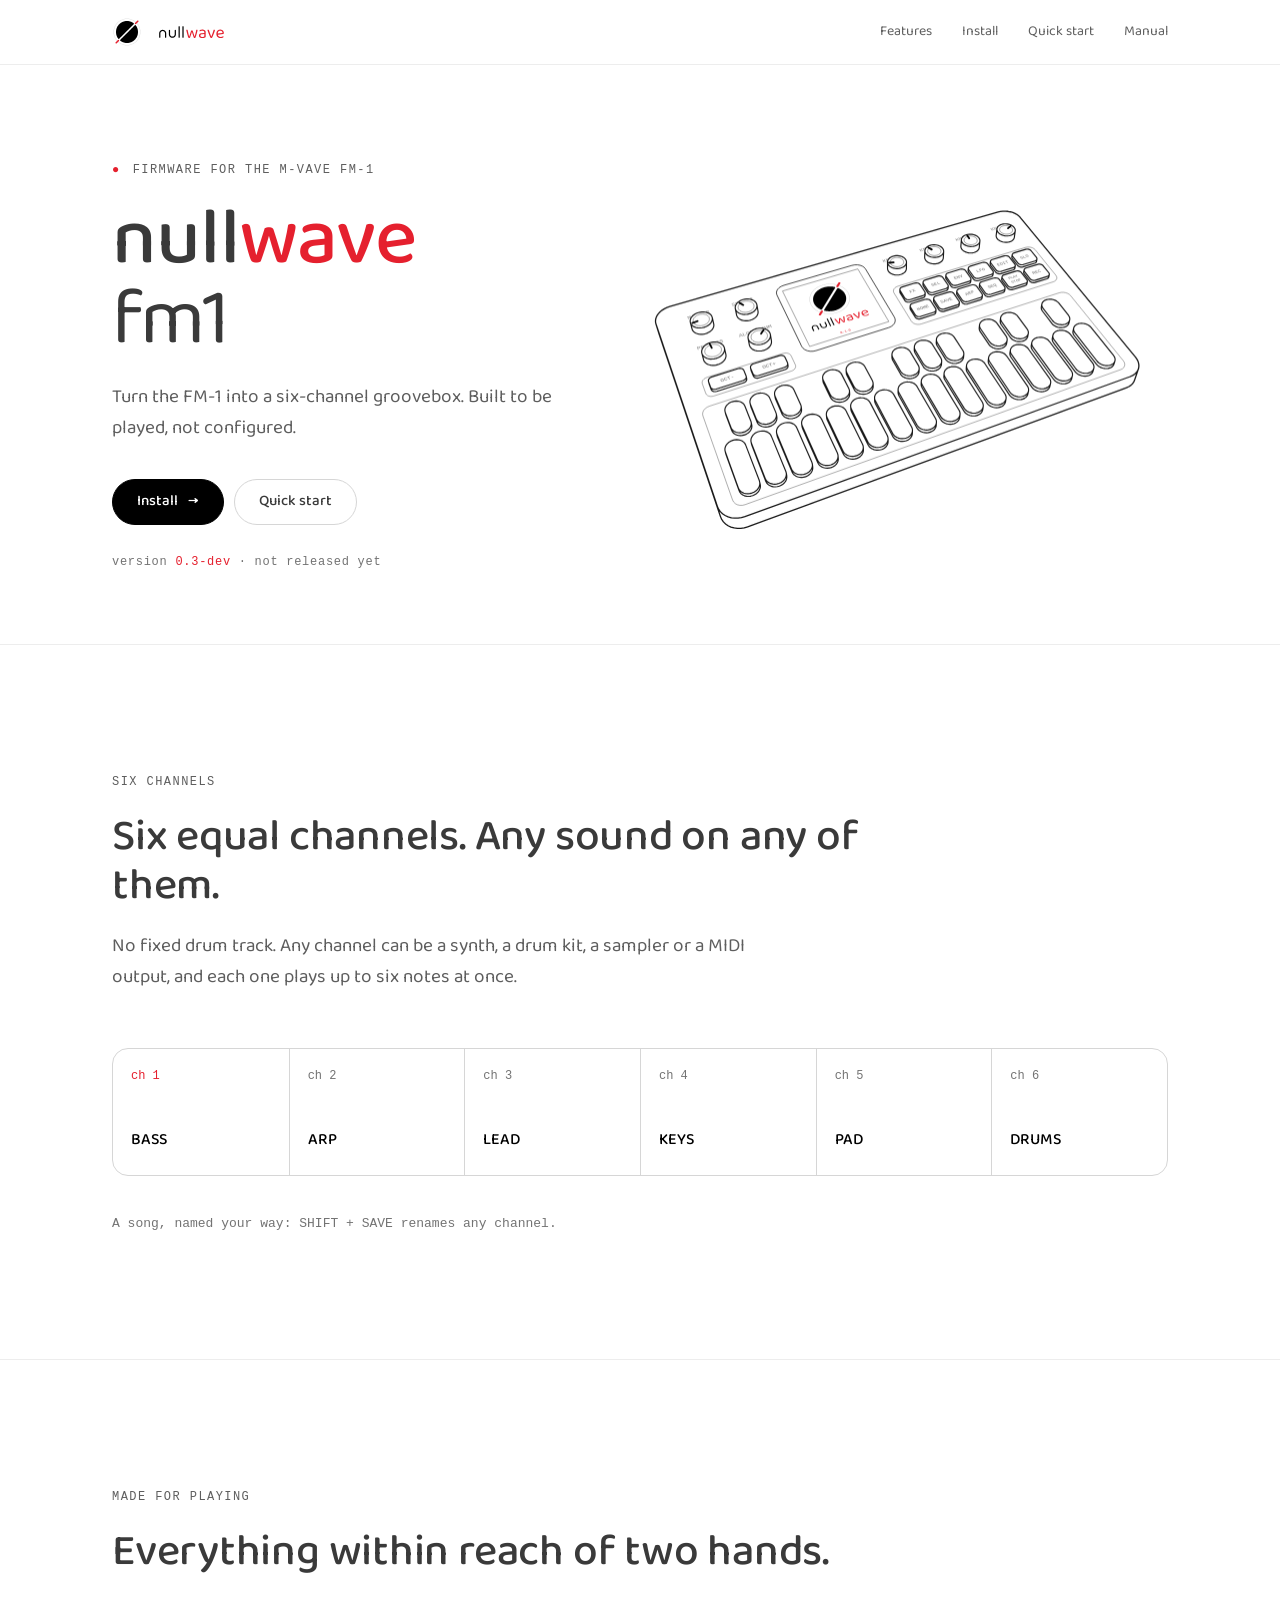
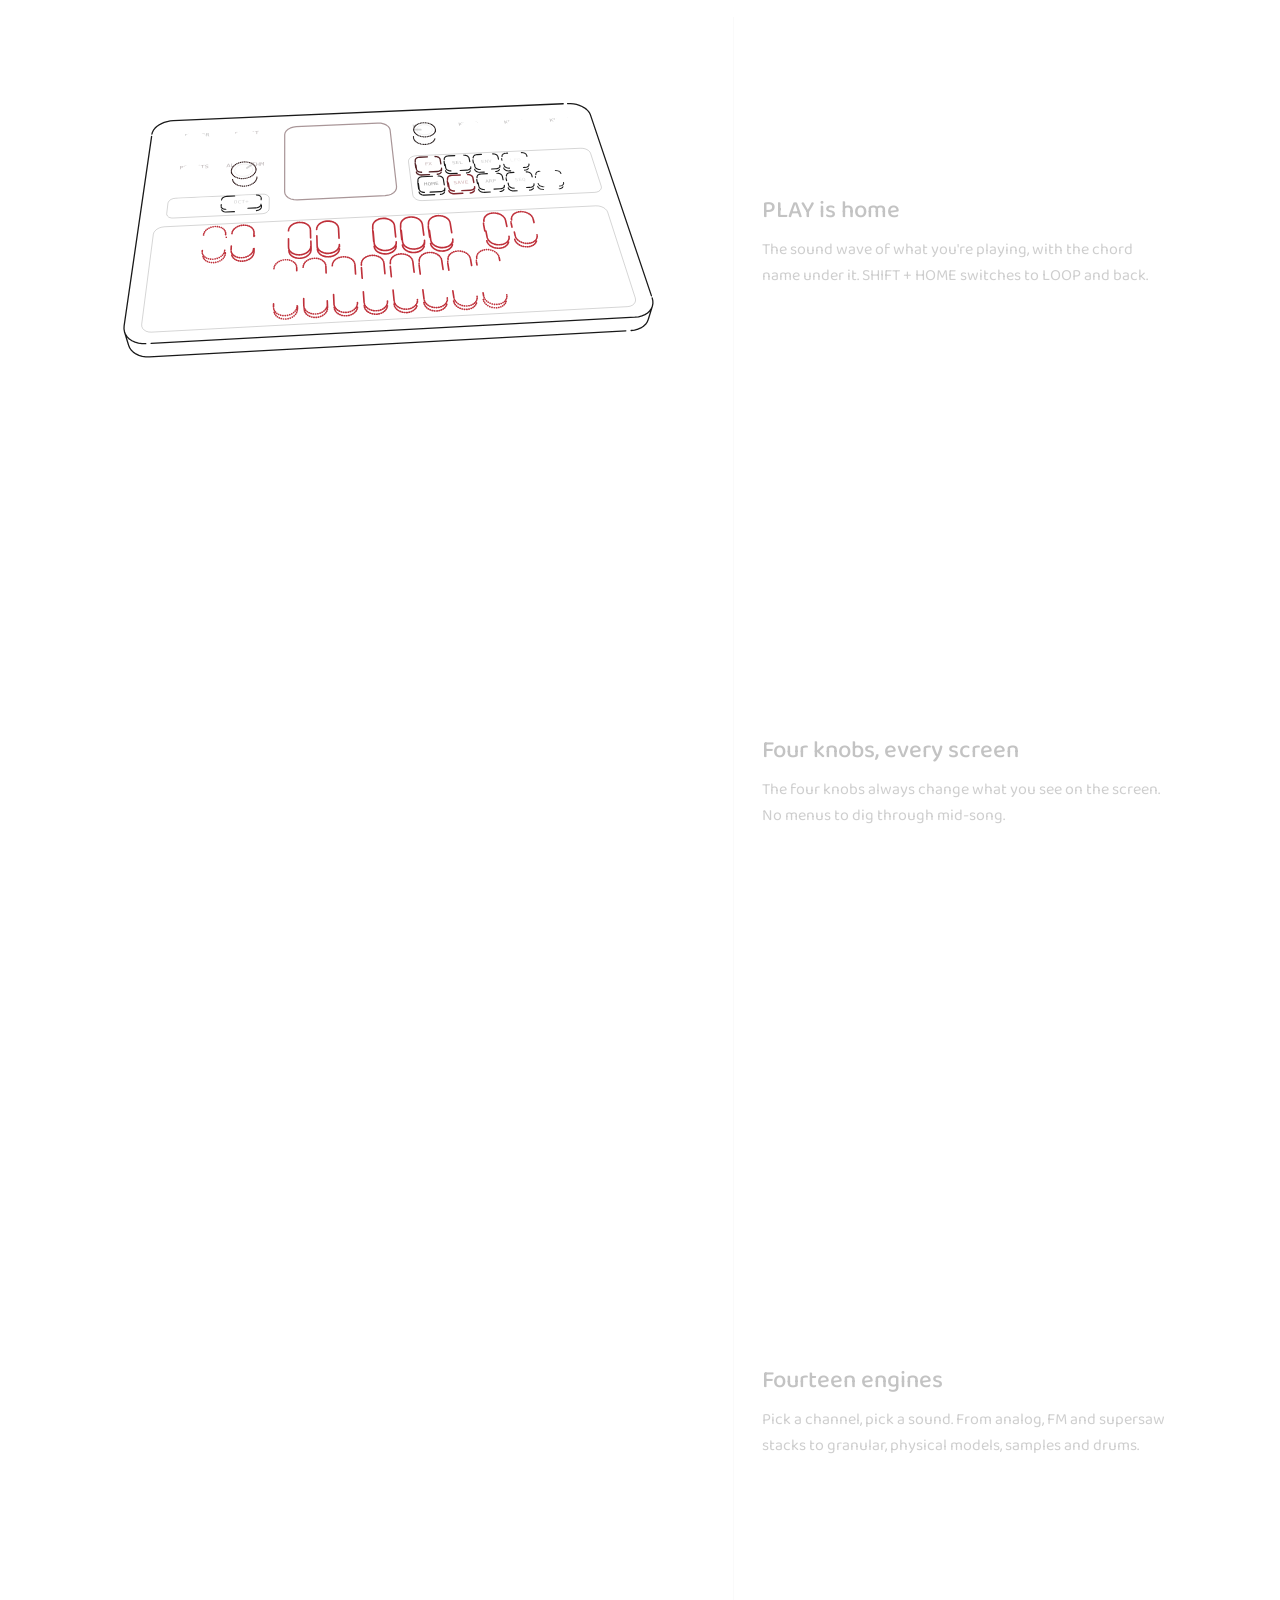
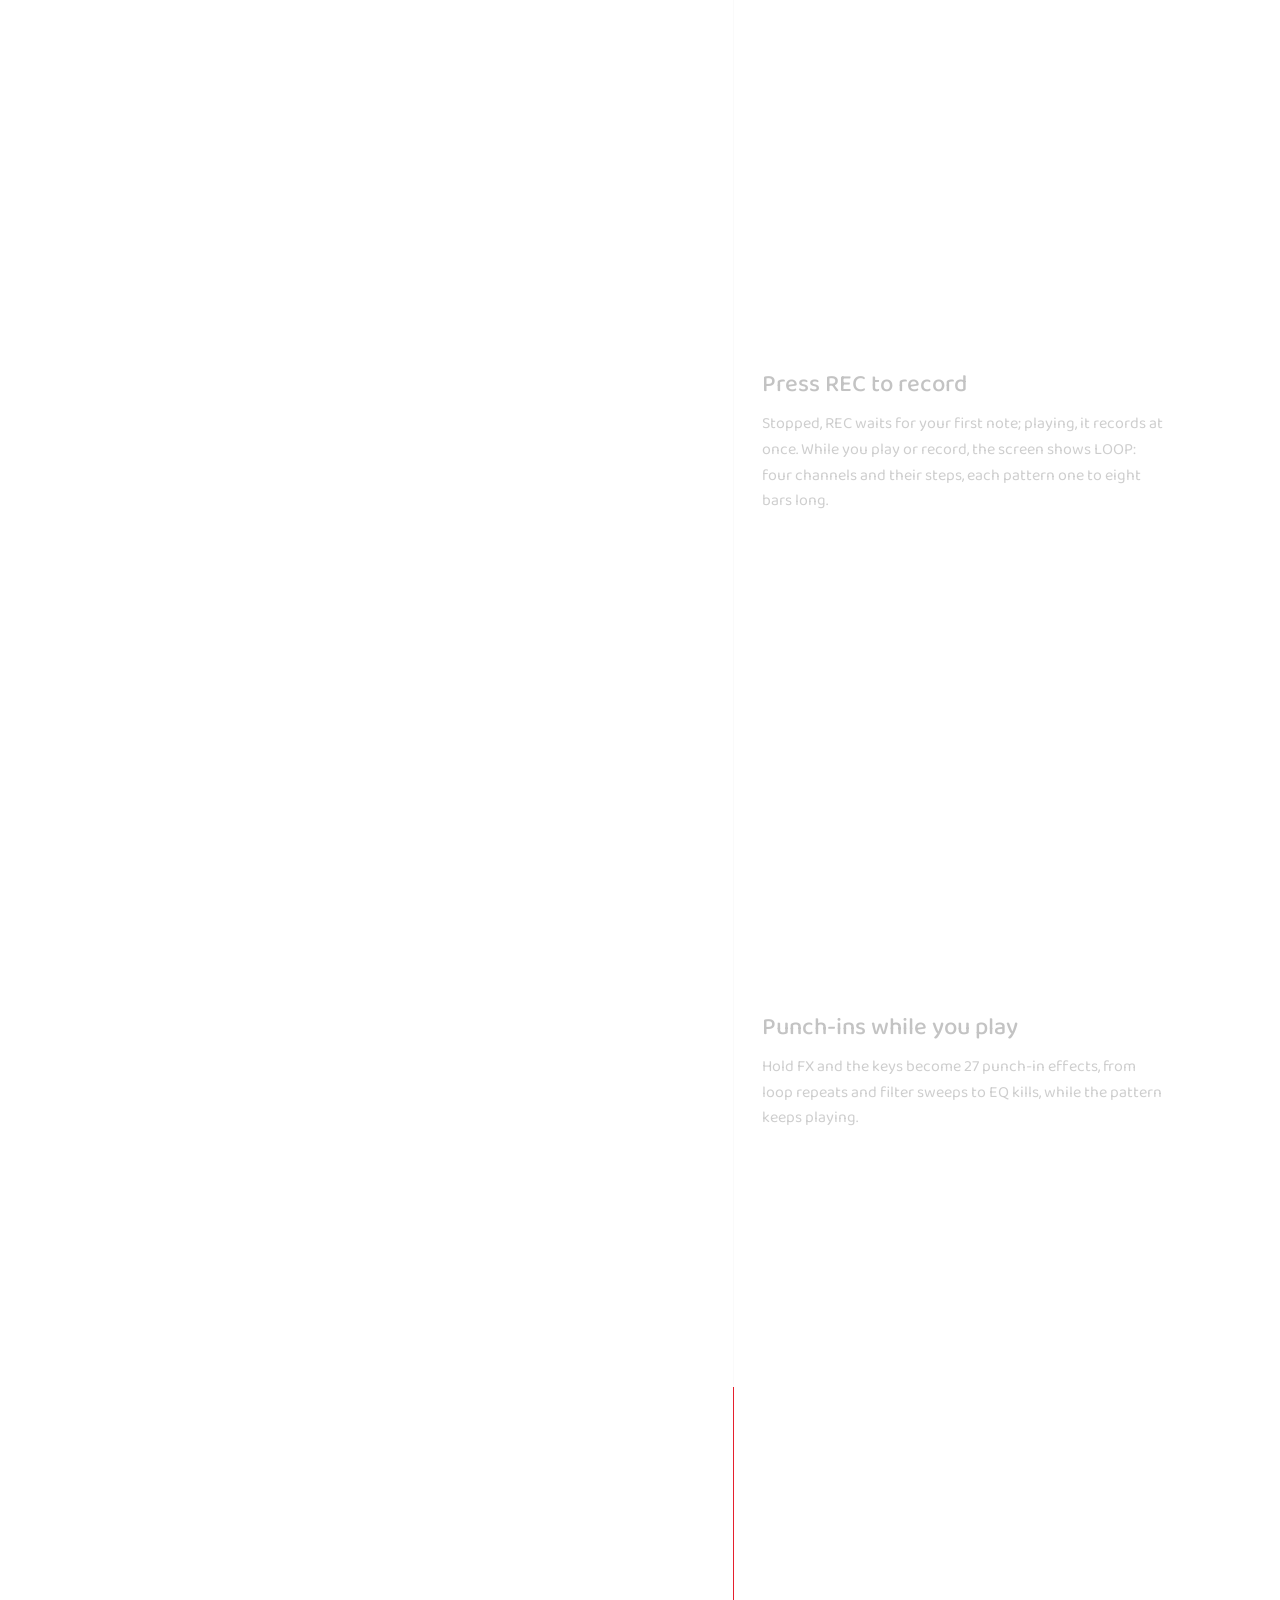
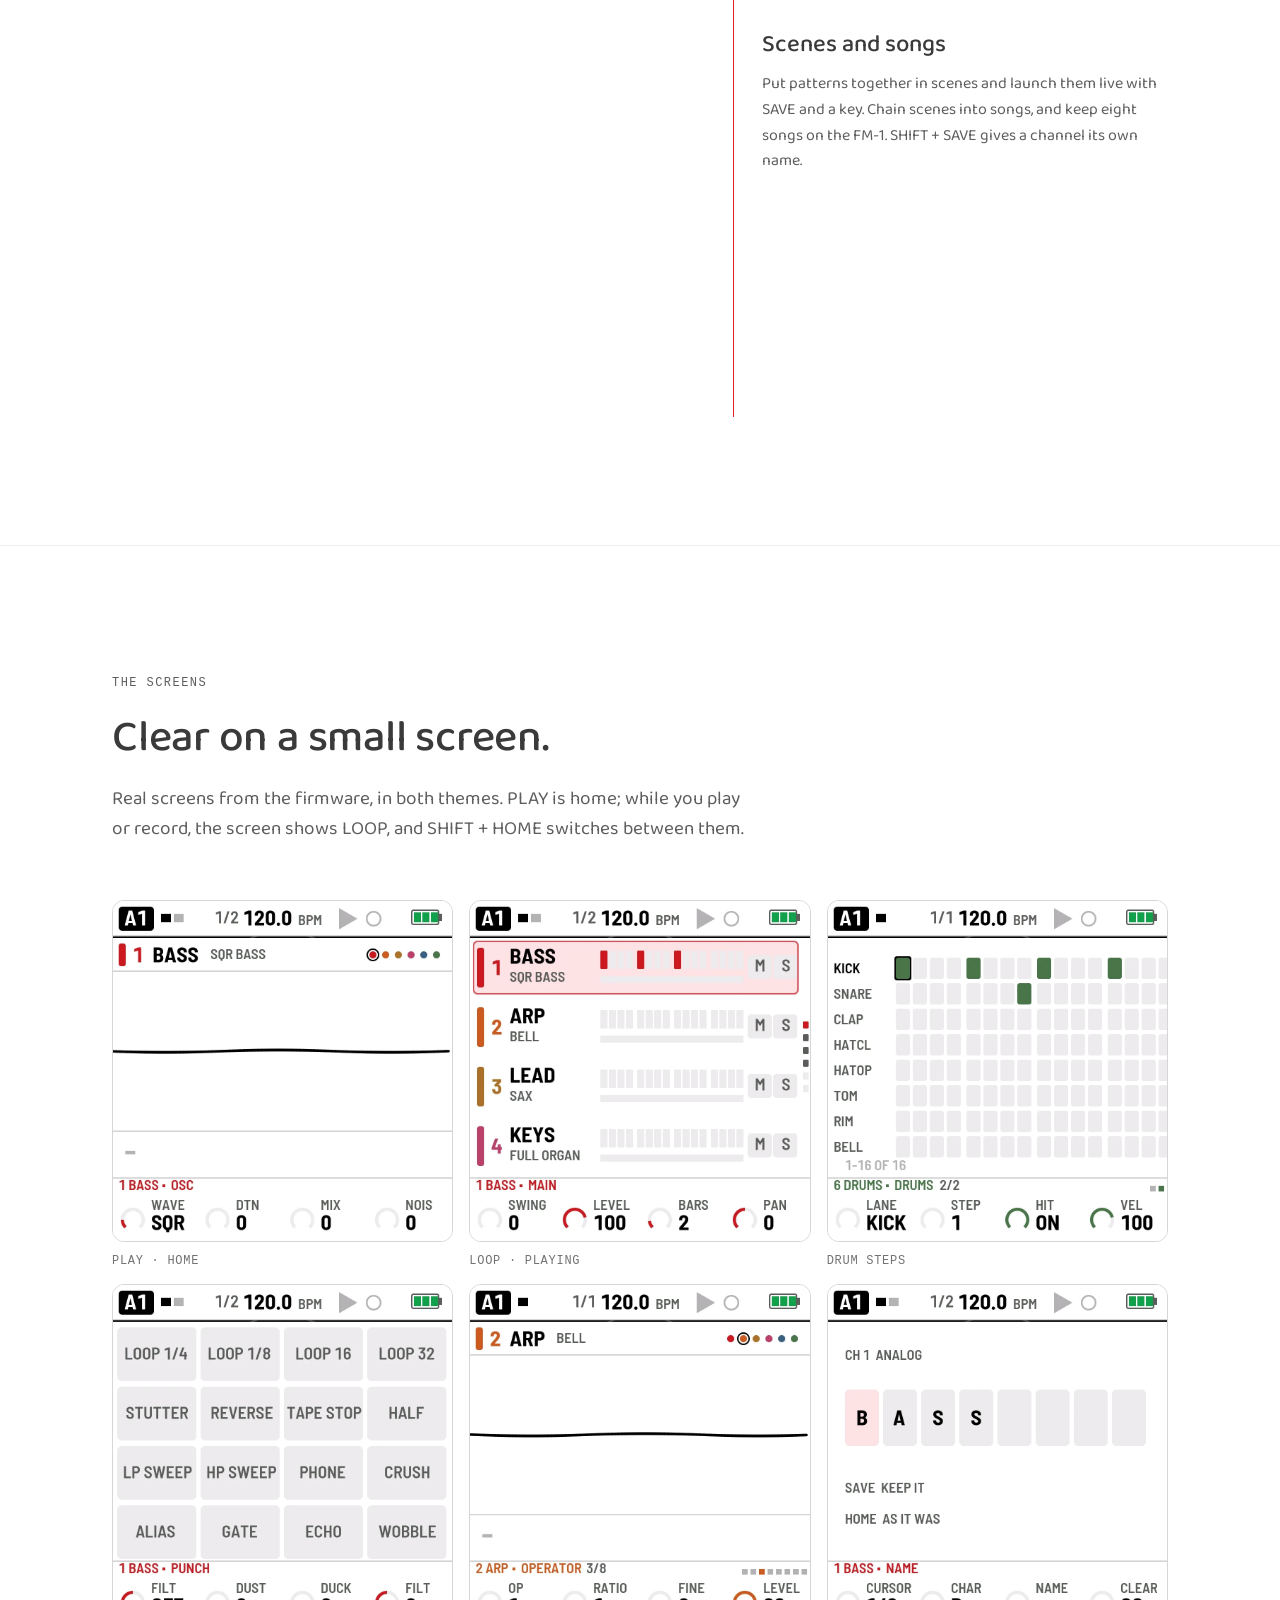
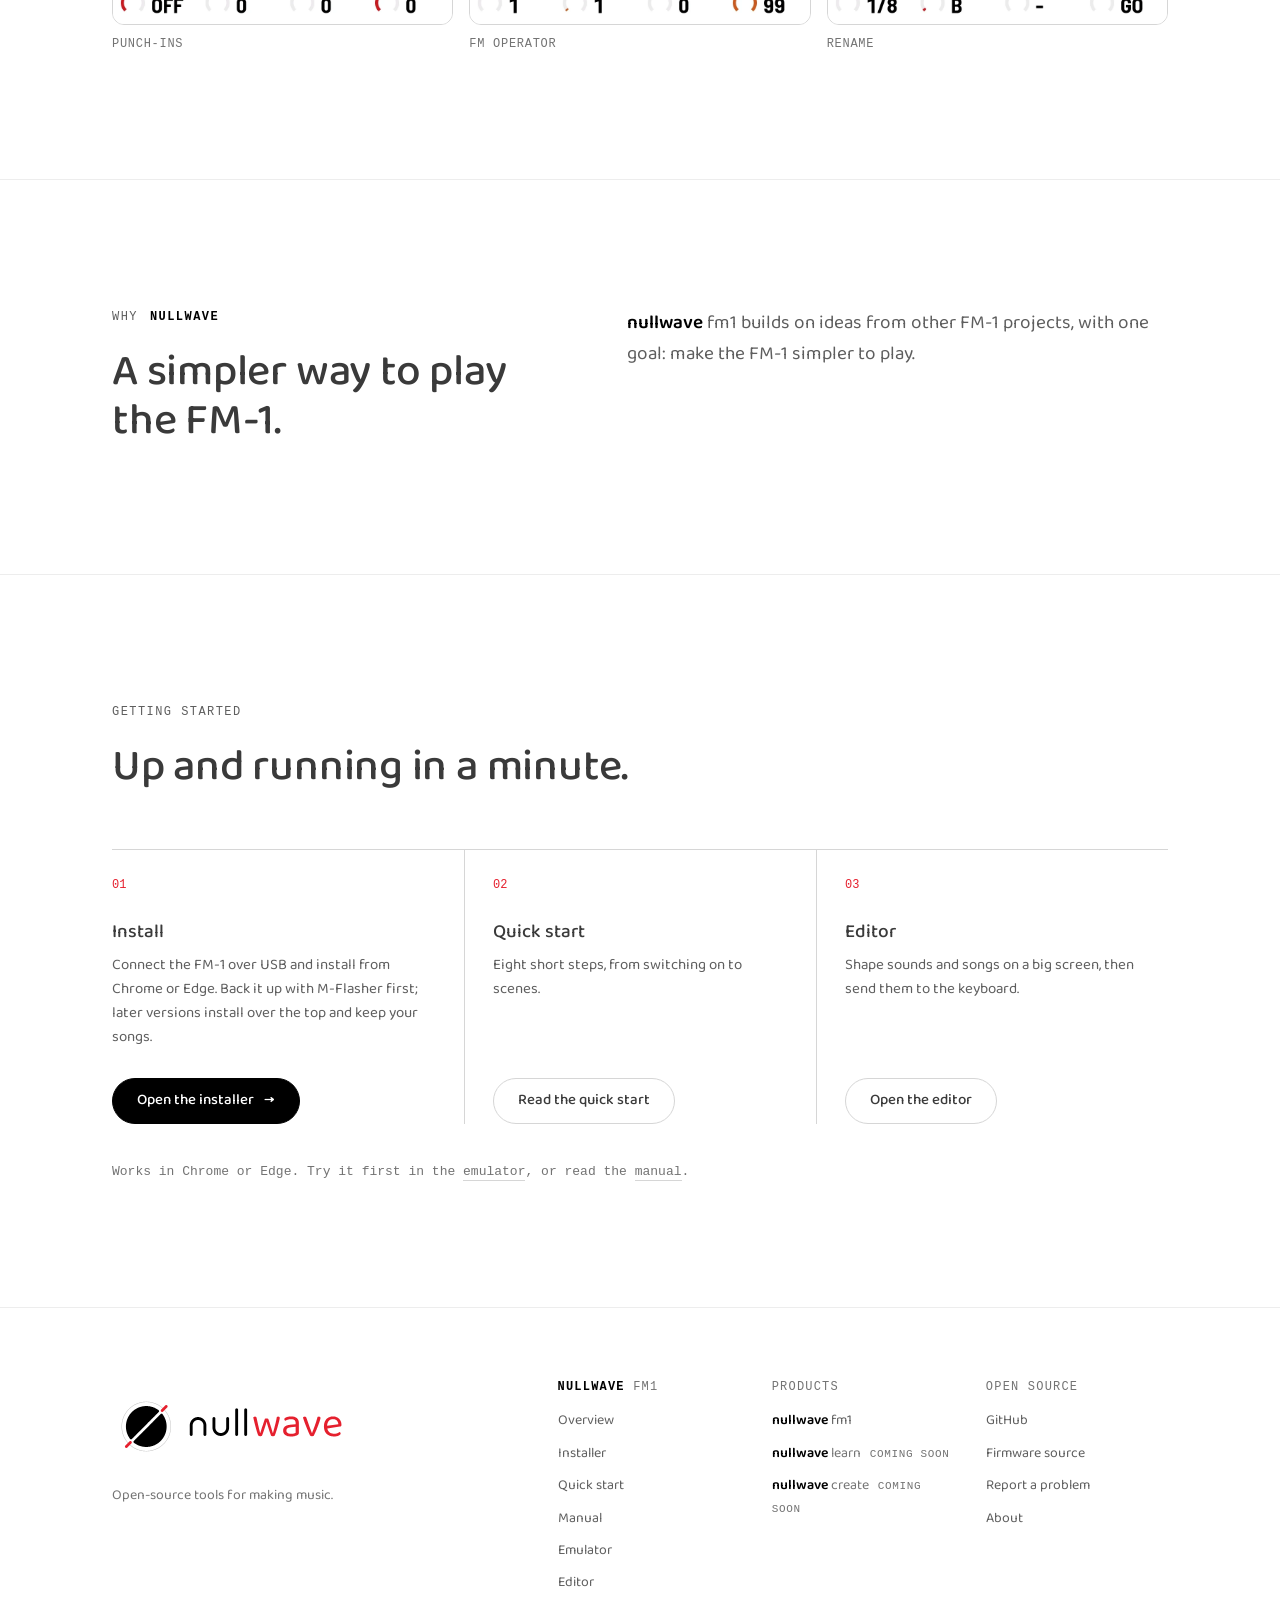
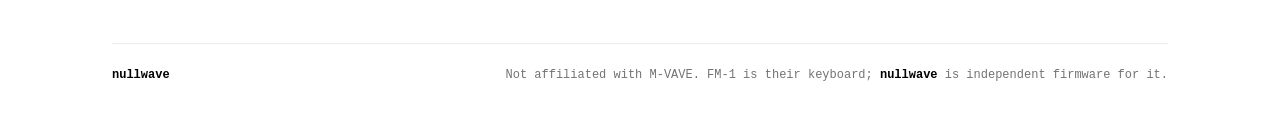
<file: fm1/index.html>
<!doctype html>
<html lang="en">
<head>
<meta charset="utf-8">
<meta name="viewport" content="width=device-width, initial-scale=1">
<title>nullwave fm1</title>
<meta name="description" content="nullwave fm1: firmware that turns the M-VAVE FM-1 into a six-channel groovebox.">
<meta name="color-scheme" content="dark light">
<meta name="theme-color" content="#000000" media="(prefers-color-scheme: dark)">
<meta name="theme-color" content="#FFFFFF" media="(prefers-color-scheme: light)">
<link rel="icon" href="/fm1/favicon.ico" sizes="any">
<link rel="icon" href="/fm1/favicon.svg" type="image/svg+xml">
<link rel="apple-touch-icon" href="/fm1/apple-touch-icon.png">
<link rel="manifest" href="/fm1/site.webmanifest">
<link rel="preload" href="/assets/fonts/BalooDa2-latin.woff2" as="font" type="font/woff2" crossorigin>
<link rel="stylesheet" href="/style.css">
</head>
<body>
<nav><div class="wrap">
  <a class="brand" href="/" aria-label="nullwave home"><picture><source media="(prefers-color-scheme: dark)" srcset="/assets/mark-dark.svg"><img src="/assets/mark-light.svg" width="30" height="30" alt=""></picture><picture><source media="(prefers-color-scheme: dark)" srcset="/assets/wordmark-dark.svg"><img src="/assets/wordmark-light.svg" height="24" style="width:auto" alt="nullwave"></picture></a>
  <ul><li class="wide"><a href="#play">Features</a></li><li><a href="#install">Install</a></li><li><a href="/fm1/quick-start/">Quick start</a></li><li class="wide"><a href="/fm1/manual/">Manual</a></li></ul>
</div></nav>

<header class="wrap hero-2">
  <div class="reveal">
    <div class="kicker"><b>●</b> Firmware for the M-VAVE FM-1</div>
    <h1>null<span class="w">wave</span><br><span class="sfx">fm1</span></h1>
    <p class="lead">Turn the FM-1 into a six-channel groovebox. Built to be played, not configured.</p>
    <div class="btns"><a class="btn solid" href="#install">Install <span class="arr">→</span></a><a class="btn" href="/fm1/quick-start/">Quick start</a></div>
    <div class="meta">version <i>0.3-dev</i> · not released yet</div>
  </div>
  <div class="stage"><div class="fm1-3d" data-mode="hero" data-screens="PLAY_MAIN,PLAY_ANALOG,PLAY_FM6,PLAY_DRUM,PLAY_CHORD,LOOP_MAIN"></div></div>
</header>

<section id="chans"><div class="wrap">
  <div class="reveal"><div class="kicker">Six channels</div><h2>Six equal channels. Any sound on any of them.</h2><p class="lead">No fixed drum track. Any channel can be a synth, a drum kit, a sampler or a MIDI output, and each one plays up to six notes at once.</p></div>
  <div class="chans reveal"><div><span class="n">ch 1</span><span class="e">BASS</span></div><div><span class="n">ch 2</span><span class="e">ARP</span></div><div><span class="n">ch 3</span><span class="e">LEAD</span></div><div><span class="n">ch 4</span><span class="e">KEYS</span></div><div><span class="n">ch 5</span><span class="e">PAD</span></div><div><span class="n">ch 6</span><span class="e">DRUMS</span></div></div>
  <p class="fine reveal">A song, named your way: <span style="white-space:nowrap">SHIFT + SAVE</span> renames any channel.</p>
</div></section>

<section id="play"><div class="wrap">
  <div class="reveal"><div class="kicker">Made for playing</div><h2>Everything within reach of two hands.</h2></div>
  <div class="tour">
    <div class="stick"><div class="fm1-3d" data-mode="tour" data-screens="PLAY_MAIN,FM6_OPERATOR,PLAY_FM6,LOOP_MAIN,SEQ_DRUMS,LAYER_FX,LAYER_SAVE"></div></div>
    <div class="feats">
      <div data-feature data-on="SCREEN,KEYS" data-screen="PLAY_MAIN" data-view="-14,46,2050,500,330"><h3>PLAY is home</h3><p>The sound wave of what you're playing, with the chord name under it. <span style="white-space:nowrap">SHIFT + HOME</span> switches to LOOP and back.</p></div>
      <div data-feature data-on="KNOB1,KNOB2,KNOB3,KNOB4,SCREEN" data-screen="FM6_OPERATOR" data-view="10,46,2050,500,330"><h3>Four knobs, every screen</h3><p>The four knobs always change what you see on the screen. No menus to dig through mid-song.</p></div>
      <div data-feature data-on="SELECT,PRESETS,ALGORITHM,SCREEN" data-screen="PLAY_FM6" data-view="-8,48,2050,500,330"><h3>Fourteen engines</h3><p>Pick a channel, pick a sound. From analog, FM and supersaw stacks to granular, physical models, samples and drums.</p></div>
      <div data-feature data-on="REC,SCREEN" data-screen="LOOP_MAIN" data-view="0,50,2050,500,330"><h3>Press REC to record</h3><p>Stopped, REC waits for your first note; playing, it records at once. While you play or record, the screen shows LOOP: four channels and their steps, each pattern one to eight bars long.</p></div>
      <div data-feature data-on="FX,KEYS" data-screen="LAYER_FX" data-view="-18,40,2050,500,330"><h3>Punch-ins while you play</h3><p>Hold FX and the keys become 27 punch-in effects, from loop repeats and filter sweeps to EQ kills, while the pattern keeps playing.</p></div>
      <div data-feature data-on="SAVE,KEYS" data-screen="LAYER_SAVE" data-view="14,52,2050,500,330"><h3>Scenes and songs</h3><p>Put patterns together in scenes and launch them live with SAVE and a key. Chain scenes into songs, and keep eight songs on the FM-1. <span style="white-space:nowrap">SHIFT + SAVE</span> gives a channel its own name.</p></div>
    </div>
  </div>
</div></section>

<section id="screens"><div class="wrap">
  <div class="reveal"><div class="kicker">The screens</div><h2>Clear on a small screen.</h2><p class="lead">Real screens from the firmware, in both themes. PLAY is home; while you play or record, the screen shows LOOP, and <span style="white-space:nowrap">SHIFT + HOME</span> switches between them.</p></div>
  <div class="shots reveal">
    <div class="shot"><picture><source media="(prefers-color-scheme: dark)" type="image/webp" srcset="/assets/screens/PLAY_MAIN-dark.webp"><source media="(prefers-color-scheme: dark)" srcset="/assets/screens/PLAY_MAIN-dark.png"><source type="image/webp" srcset="/assets/screens/PLAY_MAIN-light.webp"><img src="/assets/screens/PLAY_MAIN-light.png" width="960" height="960" alt="PLAY, the home screen: the selected channel moving, with a keys strip" loading="lazy"></picture><span>Play · home</span></div>
    <div class="shot"><picture><source media="(prefers-color-scheme: dark)" type="image/webp" srcset="/assets/screens/LOOP_MAIN-dark.webp"><source media="(prefers-color-scheme: dark)" srcset="/assets/screens/LOOP_MAIN-dark.png"><source type="image/webp" srcset="/assets/screens/LOOP_MAIN-light.webp"><img src="/assets/screens/LOOP_MAIN-light.png" width="960" height="960" alt="LOOP: four channels with their steps" loading="lazy"></picture><span>Loop · playing</span></div>
    <div class="shot"><picture><source media="(prefers-color-scheme: dark)" type="image/webp" srcset="/assets/screens/SEQ_DRUMS-dark.webp"><source media="(prefers-color-scheme: dark)" srcset="/assets/screens/SEQ_DRUMS-dark.png"><source type="image/webp" srcset="/assets/screens/SEQ_DRUMS-light.webp"><img src="/assets/screens/SEQ_DRUMS-light.png" width="960" height="960" alt="Drum step sequencer" loading="lazy"></picture><span>Drum steps</span></div>
    <div class="shot"><picture><source media="(prefers-color-scheme: dark)" type="image/webp" srcset="/assets/screens/LAYER_FX-dark.webp"><source media="(prefers-color-scheme: dark)" srcset="/assets/screens/LAYER_FX-dark.png"><source type="image/webp" srcset="/assets/screens/LAYER_FX-light.webp"><img src="/assets/screens/LAYER_FX-light.png" width="960" height="960" alt="Performance effects" loading="lazy"></picture><span>Punch-ins</span></div>
    <div class="shot"><picture><source media="(prefers-color-scheme: dark)" type="image/webp" srcset="/assets/screens/FM6_OPERATOR-dark.webp"><source media="(prefers-color-scheme: dark)" srcset="/assets/screens/FM6_OPERATOR-dark.png"><source type="image/webp" srcset="/assets/screens/FM6_OPERATOR-light.webp"><img src="/assets/screens/FM6_OPERATOR-light.png" width="960" height="960" alt="FM operator page" loading="lazy"></picture><span>FM operator</span></div>
    <div class="shot"><picture><source media="(prefers-color-scheme: dark)" type="image/webp" srcset="/assets/screens/NAME-dark.webp"><source media="(prefers-color-scheme: dark)" srcset="/assets/screens/NAME-dark.png"><source type="image/webp" srcset="/assets/screens/NAME-light.webp"><img src="/assets/screens/NAME-light.png" width="960" height="960" alt="Renaming a channel" loading="lazy"></picture><span>Rename</span></div>
  </div>
</div></section>

<section id="why"><div class="wrap">
  <div class="split reveal">
    <div><div class="kicker">Why <b class="nb">nullwave</b></div><h2>A simpler way to play the FM-1.</h2></div>
    <div><p class="lead" style="margin-top:0"><b class="nb">nullwave</b> fm1 builds on ideas from other FM-1 projects, with one goal: make the FM-1 simpler to play.</p></div>
  </div>
</div></section>

<section id="install"><div class="wrap">
  <div class="reveal"><div class="kicker">Getting started</div><h2>Up and running in a minute.</h2></div>
  <div class="steps reveal">
    <div class="step"><span class="n">01</span><h3>Install</h3><p>Connect the FM-1 over USB and install from Chrome or Edge. Back it up with M-Flasher first; later versions install over the top and keep your songs.</p><a class="btn solid" href="/fm1/installer/">Open the installer <span class="arr">→</span></a></div>
    <div class="step" id="start"><span class="n">02</span><h3>Quick start</h3><p>Eight short steps, from switching on to scenes.</p><a class="btn" href="/fm1/quick-start/">Read the quick start</a></div>
    <div class="step" id="editor"><span class="n">03</span><h3>Editor</h3><p>Shape sounds and songs on a big screen, then send them to the keyboard.</p><a class="btn" href="/fm1/editor/">Open the editor</a></div>
  </div>
  <p class="fine">Works in Chrome or Edge. Try it first in the <a href="/fm1/emulator/">emulator</a>, or read the <a href="/fm1/manual/">manual</a>.</p>
</div></section>

<footer><div class="wrap">
  <div class="fbrand"><a href="/" aria-label="nullwave home"><picture><source media="(prefers-color-scheme: dark)" srcset="/assets/lockup-dark.svg"><img class="lockup" src="/assets/lockup-light.svg" width="562" height="200" alt="nullwave"></picture></a><p>Open-source tools for making music.</p></div>
  <div class="fcols">
    <div><h4><b class="nb">nullwave</b> fm1</h4><ul><li><a href="/fm1/">Overview</a></li><li><a href="/fm1/installer/">Installer</a></li><li><a href="/fm1/quick-start/">Quick start</a></li><li><a href="/fm1/manual/">Manual</a></li><li><a href="/fm1/emulator/">Emulator</a></li><li><a href="/fm1/editor/">Editor</a></li></ul></div>
    <div><h4>Products</h4><ul><li><a href="/fm1/"><b class="nb">nullwave</b> fm1</a></li><li><span><b class="nb">nullwave</b> learn <em>coming soon</em></span></li><li><span><b class="nb">nullwave</b> create <em>coming soon</em></span></li></ul></div>
    <div><h4>Open source</h4><ul><li><a href="https://github.com/nullwave-cc">GitHub</a></li><li><a href="https://github.com/nullwave-cc/fm1">Firmware source</a></li><li><a href="https://github.com/nullwave-cc/fm1/issues">Report a problem</a></li><li><a href="/#about">About</a></li></ul></div>
  </div>
  <div class="fbase"><span><b class="nb">nullwave</b></span><span>Not affiliated with M-VAVE. FM-1 is their keyboard; <b class="nb">nullwave</b> is independent firmware for it.</span></div>
</div></footer>
<script src="/device.js"></script>
</body>
</html>
</file>
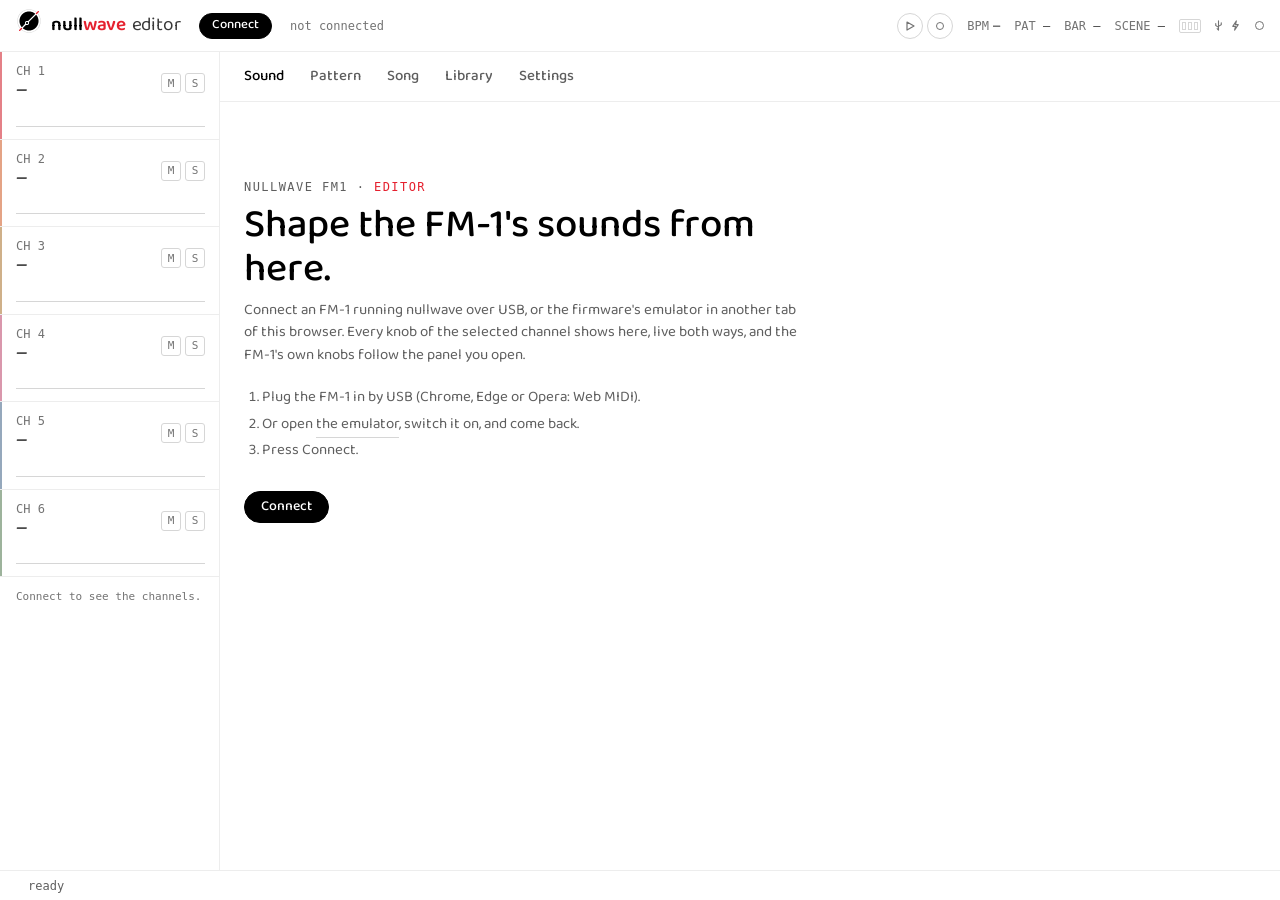
<file: fm1/editor/index.html>
<!doctype html>
<!-- SPDX-License-Identifier: MPL-2.0
     Copyright (C) 2026 nullwave contributors -->
<html lang="en">
<head>
<meta charset="utf-8">
<meta name="viewport" content="width=device-width, initial-scale=1">
<title>nullwave editor</title>
<meta name="description" content="Shape the nullwave FM-1's sounds, keep its presets and back it up, from the browser over USB MIDI.">
<meta name="color-scheme" content="dark light">
<link rel="icon" href="/fm1/editor/favicon.svg" type="image/svg+xml">
<link rel="preload" href="/fm1/editor/fonts/BalooDa2-latin.woff2" as="font" type="font/woff2" crossorigin>
  <script type="module" crossorigin src="/fm1/editor/assets/index-DigKIstR.js"></script>
  <link rel="stylesheet" crossorigin href="/fm1/editor/assets/index-BO2gNjSX.css">
</head>
<body>
<div id="app"></div>
<noscript>The nullwave editor needs JavaScript, and Web MIDI (Chrome, Edge or Opera).</noscript>
</body>
</html>
</file>
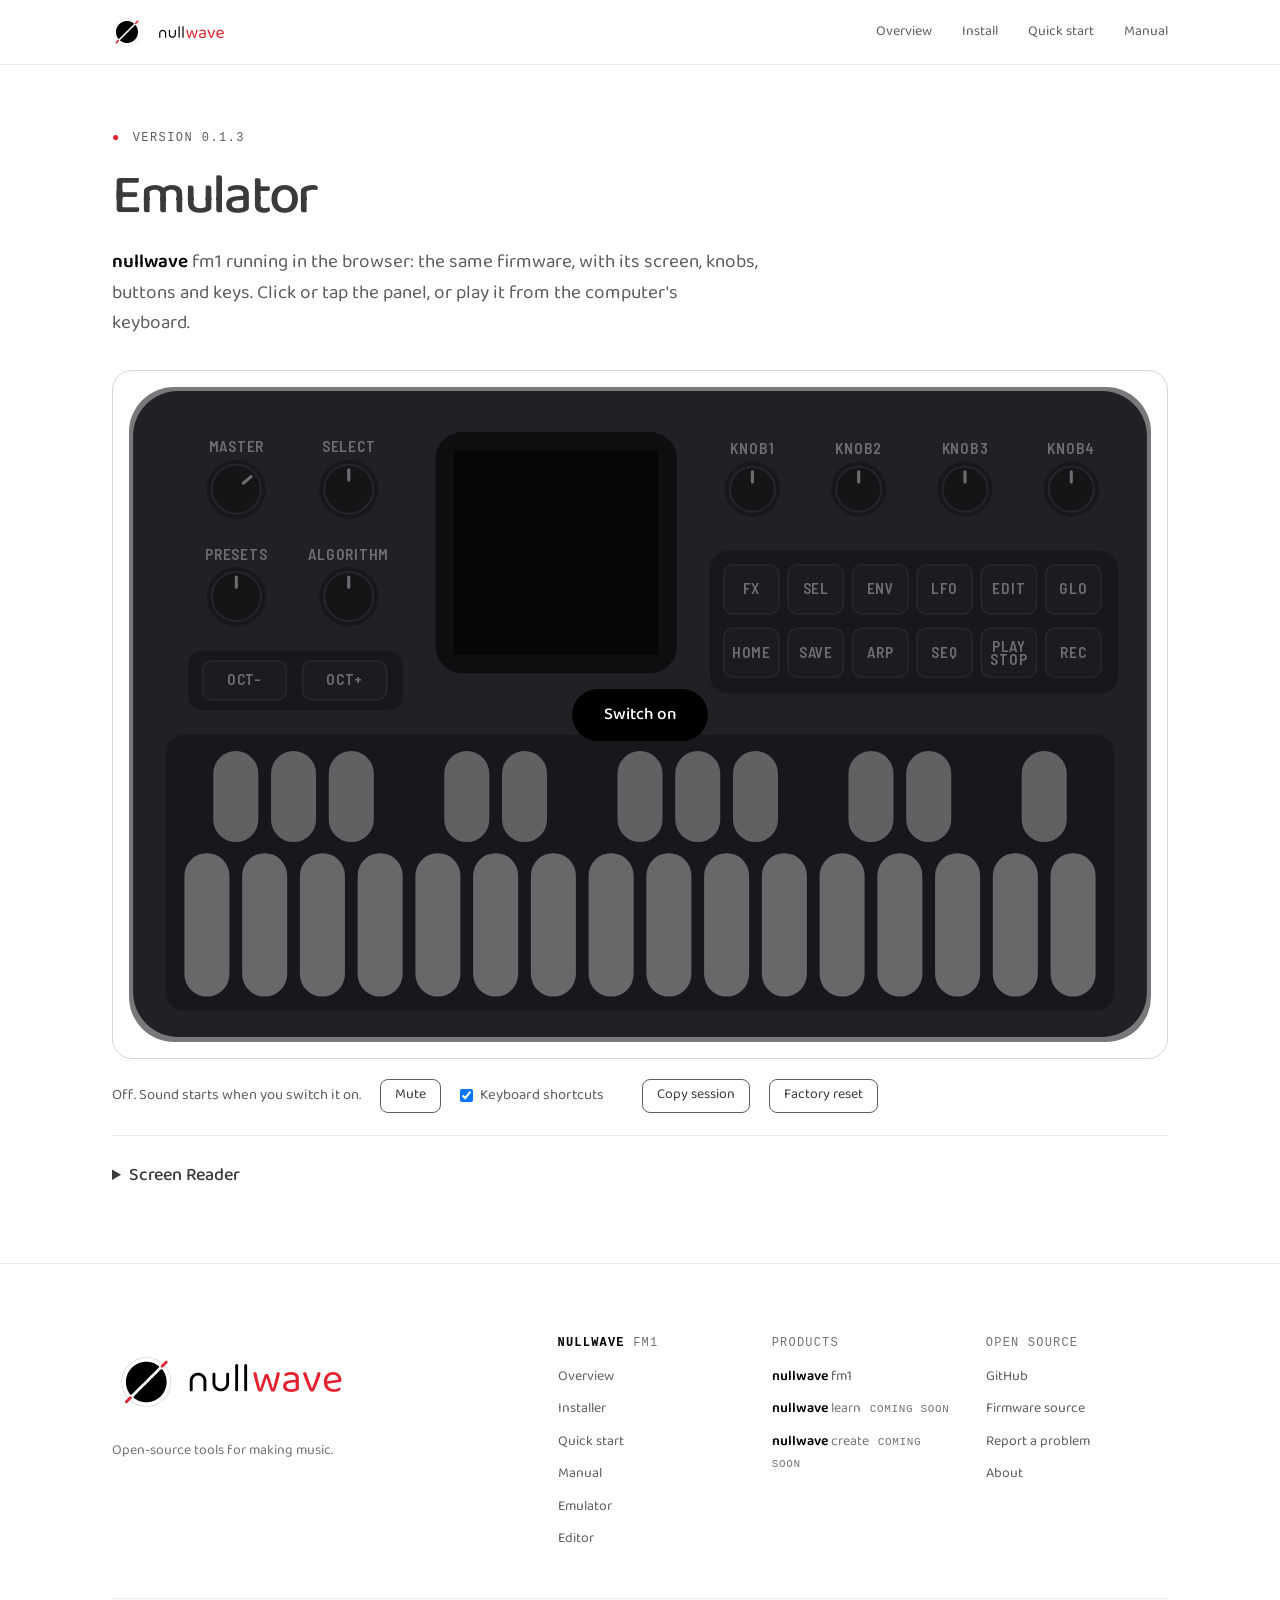
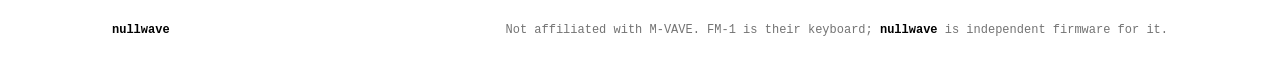
<file: fm1/emulator/index.html>
<!doctype html>
<!-- SPDX-License-Identifier: MPL-2.0
     Copyright (C) 2026 Charles Vestal -->
<html lang="en">
<head><script>try{if(localStorage.getItem("nullwave-emu-version")!=="0.1.3"){localStorage.removeItem("nullwave-emu-store");localStorage.setItem("nullwave-emu-version","0.1.3")}}catch(e){}</script>
<meta charset="utf-8">
<meta name="viewport" content="width=device-width, initial-scale=1">
<title>nullwave fm1 emulator</title>
<meta name="description" content="nullwave for the M-VAVE FM-1, in the browser: the same code the FM-1 runs.">
<link rel="stylesheet" href="./fonts/fonts.css">
<style>
/* light: --muted, --accent and --teal darkened just enough for 4.5:1 on the cream */
:root { --ground: #faf4e8; --ink: #48392f; --muted: #6e5c4b; --rule: #e6dccb; --accent: #b84a1e; --teal: #1b776e; --card: #fffaf1;
        --bad: #a3271b; --focus: #1f6fd1; color-scheme: light; }
@media (prefers-color-scheme: dark) {
  :root:not([data-theme="light"]) { --ground: #1c1814; --ink: #f2e8d8; --muted: #b3a28e; --rule: #3a322a; --accent: #f28a5a; --teal: #4cc3b6; --card: #26201b; --bad: #ff8a73; --focus: #79adff; color-scheme: dark; }
}
:root[data-theme="dark"] { --ground: #1c1814; --ink: #f2e8d8; --muted: #b3a28e; --rule: #3a322a; --accent: #f28a5a; --teal: #4cc3b6; --card: #26201b; --bad: #ff8a73; --focus: #79adff; color-scheme: dark; }
:focus-visible { outline: 3px solid var(--focus); outline-offset: 2px; }
.sr { position: absolute; width: 1px; height: 1px; overflow: hidden; clip: rect(0 0 0 0); white-space: nowrap; }
body { background: var(--ground); color: var(--ink); margin: 0; padding-inline: 16px; padding-block: 28px 48px;
       font: 400 16px/1.55 "Barlow", "Helvetica Neue", Arial, sans-serif; }
main, body > header { max-width: 1040px; margin: 0 auto; }
header { display: flex; flex-wrap: wrap; align-items: baseline; gap: .4rem 1.2rem; margin: 0 0 1rem; }
h1 { font: 700 2rem/1.1 "Barlow Semi Condensed", "Barlow", sans-serif; margin: 0; }
header p { margin: 0; color: var(--muted); }
header nav { margin-left: auto; display: flex; gap: 1rem; }
a { color: var(--accent); }
/* at phone width the drawn panel keeps its controls 24 px or more (WCAG 2.5.8): it keeps a minimum width and
   scrolls sideways in its own box, not the page */
.devicebox { overflow-x: auto; overscroll-behavior-x: contain; }
.device { position: relative; width: 100%; min-width: 560px; aspect-ratio: 1000 / 640; user-select: none; -webkit-user-select: none; -webkit-touch-callout: none; touch-action: manipulation; }
.device svg { pointer-events: none; }
.hit { position: absolute; touch-action: none; cursor: pointer; -webkit-tap-highlight-color: transparent; border-radius: 12px; }
.hit.knob { cursor: ns-resize; border-radius: 50%; }
.hit:focus-visible { outline: 3px solid #ffb48a; outline-offset: 2px; box-shadow: 0 0 0 6px #1b1d20; }
.device svg { position: absolute; inset: 0; width: 100%; height: 100%; }
.device canvas { position: absolute; left: 31.8%; top: 9.6875%; width: 20%; height: 31.25%; background: #000; border-radius: 2px; }
.ctl { cursor: pointer; }
.ctl.knob { cursor: ns-resize; }
.held .btnface, .held .keyface { stroke: #f28a5a; stroke-width: 3; }
.latched .btnface, .latched .keyface { stroke: #6fc3ff; stroke-width: 3; }
.dim .btnface, .dim .keyface { opacity: var(--dimop, 1); }   /* the dim lights at the app's brightness (APP_DIM_LEVELS, plat_dim_ns): the frames' dimOp */
.start { position: absolute; inset: 0; display: grid; place-items: center; background: rgba(10, 11, 13, .55); border-radius: 4.4% / 6.9%; }
.start button { font: 600 1.25rem "Barlow Semi Condensed", "Barlow", sans-serif; letter-spacing: .04em; padding: .7em 1.6em;
                border-radius: 999px; border: 0; background: #f28a5a; color: #2a140a; cursor: pointer; }
.start[hidden] { display: none; }
.turn { display: none; margin: 0 0 .8rem; color: var(--muted); font-size: .92rem; }
@media (orientation: portrait) and (max-width: 700px) { .turn { display: block; } }
.start button:disabled { opacity: .6; cursor: progress; }
.bar { display: flex; flex-wrap: wrap; gap: .5rem 1.2rem; align-items: center; margin: .9rem 0 0; color: var(--muted); font-size: .92rem; }
.bar button, .speak button { font: inherit; color: var(--ink); background: var(--card); border: 1px solid var(--muted); border-radius: 8px; padding: .3em .8em; cursor: pointer; min-height: 2.2em; }
.bar button[aria-pressed="true"] { background: var(--ink); color: var(--ground); }
.speak button:disabled { opacity: .5; cursor: default; }
#alert { color: var(--bad); font-weight: 600; flex-basis: 100%; }
#alert:empty { display: none; }
.speak { margin: 1.4rem 0 0; padding: 1rem 1.2rem; background: var(--card); border: 1px solid var(--rule); border-radius: 14px; }
.speak summary { cursor: pointer; }
.speak summary h2 { display: inline; font: 600 1.1rem "Barlow Semi Condensed", "Barlow", sans-serif; margin: 0; }
.speak[open] summary { margin: 0 0 .6rem; }
.bar .keys { display: inline-flex; gap: .4rem; align-items: center; }
.speak fieldset { border: 0; margin: 0 0 .6rem; padding: 0; display: flex; flex-wrap: wrap; gap: .3rem 1.4rem; }
.speak legend { font-weight: 600; padding: 0; margin: 0 0 .3rem; }
.speak label { display: inline-flex; gap: .45rem; align-items: center; }
.speak input { width: 1.1rem; height: 1.1rem; accent-color: var(--teal); }
.speak .row { display: flex; flex-wrap: wrap; gap: .5rem 1rem; align-items: center; margin: .6rem 0 0; }
#said { font-size: 1.25rem; margin: .2rem 0 0; min-height: 1.6em; overflow-wrap: anywhere; }
#said:empty::before { content: "Nothing yet."; color: var(--muted); font-size: 1rem; }
.speak p.note { color: var(--muted); margin: .4rem 0 0; font-size: .92rem; }
.bar .cpu { font-variant-numeric: tabular-nums; }
.help h2 { font: 600 1.1rem "Barlow Semi Condensed", "Barlow", sans-serif; margin: 0 0 .3rem; }
.help { display: grid; grid-template-columns: repeat(auto-fit, minmax(16rem, 1fr)); gap: 1rem 2rem; margin: 1.6rem 0 0; }
.help h2 { font: 600 1.1rem "Barlow Semi Condensed", "Barlow", sans-serif; margin: 0 0 .3rem; }
.help p, .help ul { margin: 0; max-width: 60ch; }
.help ul { padding-left: 1.1rem; }
kbd { font: 600 .85em ui-monospace, Menlo, monospace; background: var(--card); border: 1px solid var(--rule); border-radius: 4px; padding: 0 .3em; color: var(--ink); }
</style>
<!-- nullwave look (tools/brand.py) -->
<style>
:root:root:root { --bg: #000000; --ground: #000000; --paper: #000000; --fg: #FFFFFF; --ink: #FFFFFF; --dim: #8A8A8A; --muted: #8A8A8A; --rule: #333333; --card: #111111; --sheet: #111111; --accent: #E5202E; --on-accent: #FFFFFF; --bad: #E5202E; --focus: #FFFFFF; --hot: #E5202E; --hot-ink: #E5202E; --hot-t: #3A0B0F; --teal: #FFFFFF; --cool: #8A8A8A; --cool-t: #111111; color-scheme: dark; }
@media (prefers-color-scheme: light) { :root:root:root:not([data-theme="dark"]) { --bg: #FFFFFF; --ground: #FFFFFF; --paper: #FFFFFF; --fg: #000000; --ink: #000000; --dim: #5C5C5C; --muted: #5C5C5C; --rule: #D0D0D0; --card: #F2F2F2; --sheet: #F2F2F2; --accent: #E5202E; --on-accent: #FFFFFF; --bad: #E5202E; --focus: #000000; --hot: #E5202E; --hot-ink: #E5202E; --hot-t: #FBD3D6; --teal: #000000; --cool: #5C5C5C; --cool-t: #F2F2F2; color-scheme: light; } }
:root:root:root[data-theme="light"] { --bg: #FFFFFF; --ground: #FFFFFF; --paper: #FFFFFF; --fg: #000000; --ink: #000000; --dim: #5C5C5C; --muted: #5C5C5C; --rule: #D0D0D0; --card: #F2F2F2; --sheet: #F2F2F2; --accent: #E5202E; --on-accent: #FFFFFF; --bad: #E5202E; --focus: #000000; --hot: #E5202E; --hot-ink: #E5202E; --hot-t: #FBD3D6; --teal: #000000; --cool: #5C5C5C; --cool-t: #F2F2F2; color-scheme: light; }
:root:root:root[data-theme="dark"] { --bg: #000000; --ground: #000000; --paper: #000000; --fg: #FFFFFF; --ink: #FFFFFF; --dim: #8A8A8A; --muted: #8A8A8A; --rule: #333333; --card: #111111; --sheet: #111111; --accent: #E5202E; --on-accent: #FFFFFF; --bad: #E5202E; --focus: #FFFFFF; --hot: #E5202E; --hot-ink: #E5202E; --hot-t: #3A0B0F; --teal: #FFFFFF; --cool: #8A8A8A; --cool-t: #111111; color-scheme: dark; }
body { font-family: system-ui, -apple-system, "Segoe UI", Roboto, sans-serif !important; -webkit-font-smoothing: antialiased; }
h1, h2, h3, button, input, select, textarea { font-family: system-ui, -apple-system, "Segoe UI", Roboto, sans-serif !important; }
h1, h2, h3 { letter-spacing: -0.01em; }
code, pre, kbd, samp { font-family: ui-monospace, SFMono-Regular, Menlo, monospace !important; }
a { text-decoration-color: #E5202E; text-underline-offset: 3px; }
.nw-head { margin: 0 0 1.75rem; }
.nw-head a, h1.nw-logo a { display: inline-block; }
a.home { text-decoration: none; line-height: 0; }
a.home img { height: 36px; width: auto; display: block; }
a.home[aria-current=page] { visibility: hidden; }
.nw-head img { height: 48px; width: auto; display: block; }
h1.nw-logo { margin-top: 0; line-height: 0; }
h1.nw-logo img { height: 72px; width: auto; display: block; }
:root:root:root { --panel-lit: #E5202E; --panel-lit-ink: #FFFFFF; --panel-lit-white: #E5202E; --panel-lit-black: #E5202E; --panel-dim: #5A0D12; --panel-dim-white: #F4A6AB; --panel-dim-black: #5A0D12; }
.start button { background: #E5202E !important; color: #FFFFFF !important; }
.held .btnface, .held .keyface { stroke: #E5202E !important; }
.latched .btnface, .latched .keyface { stroke: #FFFFFF !important; }
</style>
<!--nw:look-->
<link rel="icon" href="/fm1/favicon.ico" sizes="any">
<link rel="icon" href="/fm1/favicon.svg" type="image/svg+xml">
<link rel="apple-touch-icon" href="/fm1/apple-touch-icon.png">
<link rel="stylesheet" href="/style.css">
<style>
/* the page between the site's nav and footer */
.nw-page{max-width:760px;margin:0 auto;padding:72px 32px 96px}
@media(max-width:860px){.nw-page{padding:48px 20px 72px}}
.skip{position:absolute;left:16px;top:-100px;z-index:20;background:var(--fg);color:var(--bg);padding:8px 14px;border-radius:0 0 8px 8px}
.skip:focus{top:0}
:focus-visible{outline:2px solid var(--red);outline-offset:3px}
/* the FM-1 drawn for a combination: the drawing, then what to hold (one after another as you scroll, if several) */
.nw-combo{margin:40px 0 48px;padding:32px 0;border-top:1px solid var(--line);border-bottom:1px solid var(--line)}
.tour.nw-combo{grid-template-columns:1.5fr 1fr;gap:40px}
.nw-combo .stick{top:96px}
.nw-combo .fm1-3d{aspect-ratio:3/2}
.nw-combo .feats [data-feature],.nw-combo .feats [data-feature]:first-child{min-height:0;padding:16px 0 16px 24px}
.nw-combo .feats.many [data-feature]{min-height:30vh}
.nw-combo .feats h3{font-size:18px;margin-bottom:6px}
.nw-combo .feats p{font-size:15px;margin:0}
@media(max-width:860px){.tour.nw-combo{grid-template-columns:1fr;gap:0}.nw-combo .stick{top:64px}
  .nw-combo .feats.many [data-feature]{min-height:36vh}}
:root:root:root:root:root{--bg:#000;--fg:#fff;--text:#C4C4C4;--dim:#9A9A9A;--faint:#7C7C7C;--line:#1A1A1A;--edge:#2E2E2E;--red:#E5202E;--btn-fg:#000;--sans:"Baloo Da 2",system-ui,-apple-system,"Segoe UI",Roboto,"Helvetica Neue",sans-serif;--mono:ui-monospace,SFMono-Regular,Menlo,monospace;--ease:cubic-bezier(.2,.7,.2,1);--ground:var(--bg);--paper:var(--bg);--ink:var(--text);--muted:var(--dim);--rule:var(--edge);--card:transparent;--sheet:transparent;--accent:var(--red);--on-accent:#fff;--bad:var(--red);--hot:var(--red);--hot-ink:var(--red);--teal:var(--fg);--cool:var(--dim);--focus:var(--fg);color-scheme:dark}
@media (prefers-color-scheme: light){:root:root:root:root:root{--bg:#fff;--fg:#000;--text:#3A3A3A;--dim:#5E5E5E;--faint:#737373;--line:#EDEDED;--edge:#D6D6D6;--btn-fg:#fff;color-scheme:light}}

body{margin:0;padding:0;background:var(--bg);color:var(--text);font:400 16px/1.6 var(--sans)!important}
h1,h2,h3,button,input,select,textarea{font-family:var(--sans)!important}
main h1{font-size:clamp(36px,5vw,56px);line-height:1.02;letter-spacing:-.04em;font-weight:500;margin:0 0 24px}
main h2{font-size:22px;line-height:1.2;letter-spacing:-.02em;font-weight:500;margin:48px 0 14px;max-width:none}
main button,main label.pick{display:inline-flex;align-items:center;justify-content:center;gap:8px;min-height:40px;
  padding:0 20px;border-radius:999px;font:500 15px var(--sans);background:none;color:var(--fg);
  border:1px solid var(--edge);cursor:pointer;transition:border-color .25s,background .25s,color .25s}
main button:hover:not(:disabled),main label.pick:hover{border-color:var(--fg)}
main button:disabled{opacity:.45}
main .small,main .lede{color:var(--dim)}
main .card,main section.card{background:none;border:0;border-top:1px solid var(--line);border-radius:0;padding:28px 0 8px;margin:0}
main section{padding:0;border-top:0}
main .status{background:none;border:0;border-left:1px solid var(--red);border-radius:0;padding:4px 0 4px 16px}
main .row,dialog .row{display:flex;flex-wrap:wrap;align-items:center;gap:8px 12px;grid-template-columns:none;padding:0;border:0;position:static}
dialog .row{justify-content:flex-end}
progress{appearance:none;-webkit-appearance:none;height:2px;border:0;background:var(--edge);accent-color:var(--red)}
progress::-webkit-progress-bar{background:var(--edge)}
progress::-webkit-progress-value{background:var(--red)}
progress::-moz-progress-bar{background:var(--red)}
dialog{background:var(--bg);color:var(--fg);border:1px solid var(--edge);border-radius:16px;box-shadow:none}
dialog::backdrop{background:color-mix(in srgb,var(--bg) 70%,transparent)}
dialog button{display:inline-flex;align-items:center;min-height:40px;padding:0 20px;border-radius:999px;font:500 15px var(--sans);
  background:none;color:var(--fg);border:1px solid var(--edge);cursor:pointer}
dialog button:not(.plain){background:var(--fg);color:var(--btn-fg);border-color:var(--fg)}

body>header{display:none}
main{max-width:1120px!important;margin:0 auto;padding:0 32px 72px}
@media(max-width:860px){main{padding:0 20px 56px}}
.em-hero{padding:64px 0 32px}
.em-hero h1{margin-bottom:0}
main .devicebox{border:1px solid var(--edge);border-radius:20px;padding:16px;background:none}
main .bar{margin-top:20px}
@media(max-width:860px){.em-hero{padding:40px 0 20px}main .devicebox{padding:8px;border-radius:14px}}
main .bar button,main .speak button{min-height:34px;padding:0 14px;font-size:14px}
main .bar button[aria-pressed="true"]{background:var(--fg);color:var(--btn-fg);border-color:var(--fg)}
main .speak{background:none;border:0;border-top:1px solid var(--line);border-radius:0;padding:24px 0 0}
main .start button{background:var(--fg)!important;color:var(--btn-fg)!important;border:0;min-height:52px;padding:0 32px;font:500 17px var(--sans)!important;letter-spacing:0}
main .start button:hover{background:var(--red)!important;color:#fff!important}
main .help{border-top:1px solid var(--line);padding-top:28px}
main kbd{background:none;border:1px solid var(--edge)}
.speak summary h2,.help h2{font:500 18px var(--sans)!important;letter-spacing:-.01em}
</style>
<!--/nw:look-->
</head>
<body>
<!--nw:nav--><nav><div class="wrap">
  <a class="brand" href="/" aria-label="nullwave home"><picture><source media="(prefers-color-scheme: dark)" srcset="/assets/mark-dark.svg"><img src="/assets/mark-light.svg" width="30" height="30" alt=""></picture><picture><source media="(prefers-color-scheme: dark)" srcset="/assets/wordmark-dark.svg"><img src="/assets/wordmark-light.svg" height="24" style="width:auto" alt="nullwave"></picture></a>
  <ul><li class="wide"><a href="/fm1/">Overview</a></li><li><a href="/fm1/installer/">Install</a></li><li><a href="/fm1/quick-start/">Quick start</a></li><li><a href="/fm1/manual/">Manual</a></li></ul>
</div></nav><!--/nw:nav-->
<header>
  
</header>
<main><div class="em-hero"><div class="kicker"><b>●</b> Version 0.1.3</div><h1>Emulator</h1><p class="lead"><b class="nb">nullwave</b> fm1 running in the browser: the same firmware, with its screen, knobs, buttons and keys. Click or tap the panel, or play it from the computer's keyboard.</p></div>
<h2 class="sr">The FM-1</h2>
<p class="turn">Turn your phone sideways for bigger controls.</p>
<div class="devicebox">
<div class="device" id="device">
  <svg id="panel" viewBox="0 0 1000 640" aria-hidden="true" focusable="false"></svg>
  <canvas id="screen" width="240" height="240" role="img" aria-label="The FM-1's screen. Its text is read out: see Screen Reader, below the panel"></canvas>
  <div id="controls" role="group" aria-label="The FM-1's panel" aria-describedby="panel-keys" inert></div>
  <div class="start" id="start"><button type="button" id="go">Switch on</button></div>
</div>
</div>
<p id="panel-keys" class="sr">Tab moves through the knobs, the buttons, the black keys and the white keys. Arrow keys turn a knob,
  Page Up and Page Down faster. Space or Enter holds a button or key down while you hold it; Shift and Enter keeps it down
  until you press it again (with a mouse: Shift-click or right-click).</p>

<div class="bar">
  <span id="status" role="status">Off. Sound starts when you switch it on.</span>
  <span id="alert" role="alert"></span>
  <button id="mute" type="button" aria-pressed="false">Mute</button>
  <label class="keys"><input type="checkbox" id="shortcuts" checked> Keyboard shortcuts</label>
  <span class="cpu" id="cpu"></span>
  <button id="session" type="button" aria-describedby="session-why">Copy session</button>
  <span id="session-why" class="sr">Copy what you played as a script for the simulator, to report a problem</span>
  <button id="reset" type="button" aria-describedby="reset-why">Factory reset</button>
  <span id="reset-why" class="sr">Forget what was saved and start again from the factory settings</span>
</div>

<details class="speak" id="speak">
  <summary><h2>Screen Reader</h2></summary>
  <fieldset>
    <legend>Output</legend>
    <label><input type="radio" name="speak" value="sr" checked> System screen reader</label>
    <label><input type="radio" name="speak" value="voice"> Built-in voice</label>
    <label><input type="radio" name="speak" value="off"> Off</label>
  </fieldset>
  <p id="said" aria-hidden="true"></p>
  <div class="row">
    <button type="button" id="where" disabled>Read whole screen</button>
    <button type="button" id="again" disabled>Repeat last</button>
  </div>
</details>
<!-- what the screen says, for the computer's screen reader -->
<div id="live-p" class="sr" aria-live="polite" aria-atomic="true"></div>
<div id="live-a" class="sr" aria-live="assertive" aria-atomic="true"></div>
</main>


<script>
"use strict";
// the panel's drawing and lights: fm1-base's web/fm1panel.js (shared with the mirror page)
// SPDX-License-Identifier: MPL-2.0
// Copyright (C) 2026 Charles Vestal
// The FM-1's panel drawn in SVG, and its lights: one drawing for every page that shows the panel (the emulator,
// web/emu/index.html or an app's own; the mirror, web/mirror/index.html). A page inlines it (its PANEL_JS placeholder:
// tools/build.py fills it in for the emulator, tools/make_site.py for the mirror) and adds its own controls, held states and names on top.
//
//   const P = fm1Panel(svg)      the body, the knobs, the buttons, the keys and the screen's bezel into svg
//                                (viewBox 0 0 1000 640); the canvas over the bezel is the page's
//   P.knobs[label]               { g, ind, ring, x, y, r, angle, role, label, name }: MASTER, SELECT, PRESETS,
//                                ALGORITHM, KNOB1..KNOB4 (role: ENC, or "master"); ring for a page's feedback (class
//                                "ring", hidden unless the page shows it)
//   P.byRole[ENC.X]              the same knobs by encoder
//   P.buttons[B_*]               { g, bit, label ("PLAY STOP"), name ("PLAY", "OCT minus") }; P.buttonsByLabel["OCT-"]
//   P.keys[k]                    { g, name ("White key 1") }, k = 0 (F3) .. 26
//   P.lights(b, k, db, dk)       lit (class "lit") and dim (class "dim": plat_lights' dim ones and plat_lights_mid's;
//                                lit wins) buttons (bit B_*) and keys (bit k)
//   P.el(tag, attrs, parent)     P.text(parent, x, y, s, size, fill, weight)   (for a page's own marks)
//
// The colours of the lights are CSS custom properties with these defaults (fm1-base's coral and teal); a page or an
// app sets them on :root for its own: --panel-lit, --panel-lit-ink (a lit button's label), --panel-lit-white,
// --panel-lit-black, --panel-dim, --panel-dim-white, --panel-dim-black. Its rules go first in <head>, so a page's own
// (held, a green PLAY) win over them.
const PANEL_BTN = { FX: 0, SEL: 1, ENV: 2, LFO: 3, EDIT: 4, GLO: 5, HOME: 6, SAVE: 7, ARP: 8, SEQ: 9, PLAY: 10, REC: 11,
                           "OCT-": 12, "OCT+": 13 };
const PANEL_ENC = { SELECT: 0, ALGORITHM: 1, PRESETS: 2, KNOB1: 3, KNOB2: 4, KNOB3: 5, KNOB4: 6 };
const PANEL_WHITE_K = [0, 2, 4, 6, 7, 9, 11, 12, 14, 16, 18, 19, 21, 23, 24, 26];
const PANEL_BLACK_K = [1, 3, 5, 8, 10, 13, 15, 17, 20, 22, 25];
const PANEL_ROW1 = ["FX", "SEL", "ENV", "LFO", "EDIT", "GLO"], PANEL_ROW2 = ["HOME", "SAVE", "ARP", "SEQ", "PLAY", "REC"];
const PANEL_CSS = `
.btnface, .keyface { transition: fill .06s; }
.lit .btnface { fill: var(--panel-lit, #f28a5a); }
.lit text.btn { fill: var(--panel-lit-ink, #2a140a); }
.lit .keyface.white { fill: var(--panel-lit-white, #f6b48e); }
.lit .keyface.black { fill: var(--panel-lit-black, #4cc3b6); }
.dim .btnface { fill: var(--panel-dim, #6e4636); }
.dim .keyface.white { fill: var(--panel-dim-white, #e8c9b6); }
.dim .keyface.black { fill: var(--panel-dim-black, #8ac6bf); }
@media (prefers-reduced-motion: reduce) { .btnface, .keyface { transition: none; } }`;

function fm1Panel(svg) {
  const NS = "http://www.w3.org/2000/svg";
  const BLACK_AFTER = [0, 1, 2, 4, 5, 7, 8, 9, 11, 12, 14];
  const BODY = "#3a3d42", TRAY = "#26282c", KEY_W = "#d9dadc", KEY_B = "#c9cacd", KNOB = "#1f2124", BTNC = "#2e3135",
        LABEL = "#e8e8ea";
  if (!document.getElementById("fm1panel-css")) {
    const st = document.createElement("style");
    st.id = "fm1panel-css";
    st.textContent = PANEL_CSS;
    document.head.prepend(st);
  }
  function el(tag, attrs, parent = svg) {
    const e = document.createElementNS(NS, tag);
    for (const [k, v] of Object.entries(attrs)) e.setAttribute(k, v);
    parent.appendChild(e);
    return e;
  }
  function text(parent, x, y, s, size, fill = LABEL, weight = 600) {
    const t = el("text", { x, y, "text-anchor": "middle", "font-family": "'Barlow Semi Condensed', 'Arial Narrow', Arial, sans-serif",
                           "font-size": size, "font-weight": weight, fill, "letter-spacing": ".05em", class: "btn",
                           "pointer-events": "none" }, parent);
    t.textContent = s;
    return t;
  }
  el("rect", { x: 4, y: 4, width: 992, height: 632, rx: 44, fill: BODY });
  const knobs = {}, byRole = [];
  function knob(x, y, r, label, role, name) {
    const g = el("g", { class: "ctl knob" });
    el("circle", { cx: x, cy: y, r: r + 5, fill: TRAY }, g);
    const ring = el("circle", { cx: x, cy: y, r: r + 9, class: "ring", fill: "none", opacity: 0 }, g);
    el("circle", { cx: x, cy: y, r, fill: KNOB, stroke: "#44474c", "stroke-width": 2, class: "knobface" }, g);
    const ind = el("line", { x1: x, y1: y - r + 5, x2: x, y2: y - r + 15, stroke: LABEL, "stroke-width": 3, "stroke-linecap": "round" }, g);
    text(g, x, y - r - 12, label, 17);
    el("circle", { cx: x, cy: y, r: r + 14, fill: "transparent" }, g);           // (the knob's target: a finger's size)
    const k = { g, ind, ring, x, y, r, angle: 0, role, label, name: name || label };
    knobs[label] = k;
    if (typeof role === "number") byRole[role] = k;
    return k;
  }
  knob(105, 100, 24, "MASTER", "master");
  knob(215, 100, 24, "SELECT", PANEL_ENC.SELECT);
  knob(105, 205, 24, "PRESETS", PANEL_ENC.PRESETS);
  knob(215, 205, 24, "ALGORITHM", PANEL_ENC.ALGORITHM);
  for (let i = 0; i < 4; i++) knob(610 + i * 104, 100, 22, `KNOB${i + 1}`, PANEL_ENC[`KNOB${i + 1}`], `KNOB ${i + 1}`);

  const buttons = [], buttonsByLabel = {};
  function button(x, y, w, h, label, two) {
    const g = el("g", { class: "ctl" });
    el("rect", { x, y, width: w, height: h, rx: 9, fill: BTNC, stroke: "#4a4d52", "stroke-width": 1.5, class: "btnface" }, g);
    if (two) { text(g, x + w / 2, y + h / 2 - 1, label, 12); text(g, x + w / 2, y + h / 2 + 12, two, 12); }
    else text(g, x + w / 2, y + h / 2 + 5, label, 15);
    const b = { g, bit: PANEL_BTN[label], label: two ? `${label} ${two}` : label,
                name: { "OCT-": "OCT minus", "OCT+": "OCT plus" }[label] || label };
    buttons[b.bit] = buttonsByLabel[label] = b;
  }
  el("rect", { x: 58, y: 258, width: 210, height: 58, rx: 14, fill: TRAY });
  button(72, 268, 82, 38, "OCT-"); button(170, 268, 82, 38, "OCT+");
  el("rect", { x: 300, y: 44, width: 236, height: 236, rx: 26, fill: "#111214" });
  el("rect", { x: 568, y: 160, width: 400, height: 140, rx: 18, fill: TRAY });
  for (let i = 0; i < 6; i++) button(582 + i * 63, 174, 54, 48, PANEL_ROW1[i]);          // row by row: the reading order
  for (let i = 0; i < 6; i++) button(582 + i * 63, 236, 54, 48, PANEL_ROW2[i], PANEL_ROW2[i] === "PLAY" ? "STOP" : undefined);

  const keys = [];
  (function keybed(x0, y0, w, h) {
    el("rect", { x: x0, y: y0, width: w, height: h, rx: 18, fill: TRAY });
    const pitch = (w - 24) / 16, kw = pitch * 0.78;
    BLACK_AFTER.forEach((a, k) => {                                                   // the black keys: the upper row
      const g = el("g", { class: "ctl" });
      el("rect", { x: x0 + 12 + (a + 1) * pitch - kw / 2, y: y0 + h * 0.06, width: kw, height: h * 0.33, rx: kw / 2, fill: KEY_B,
                   class: "keyface black" }, g);
      keys[PANEL_BLACK_K[k]] = { g, name: `Black key ${k + 1}` };
    });
    for (let i = 0; i < 16; i++) {
      const g = el("g", { class: "ctl" });
      el("rect", { x: x0 + 12 + i * pitch + (pitch - kw) / 2, y: y0 + h * 0.43, width: kw, height: h * 0.52, rx: kw / 2, fill: KEY_W,
                   class: "keyface white" }, g);
      keys[PANEL_WHITE_K[i]] = { g, name: `White key ${i + 1}` };
    }
  })(36, 340, 928, 270);

  function lights(b, k, db = 0, dk = 0) {
    for (const x of buttons) {
      if (!x) continue;
      const lit = !!(b & (1 << x.bit));
      x.g.classList.toggle("lit", lit);
      x.g.classList.toggle("dim", !lit && !!(db & (1 << x.bit)));
    }
    keys.forEach((x, i) => {
      const lit = !!(k & (1 << i));
      x.g.classList.toggle("lit", lit);
      x.g.classList.toggle("dim", !lit && !!(dk & (1 << i)));
    });
  }
  return { knobs, byRole, buttons, buttonsByLabel, keys, lights, el, text };
}

const BTN = PANEL_BTN, ENC = PANEL_ENC, WHITE_K = PANEL_WHITE_K, BLACK_K = PANEL_BLACK_K, ROW1 = PANEL_ROW1, ROW2 = PANEL_ROW2;
const STORE_KEY = "nullwave-emu-store", PREFS_KEY = "nullwave-emu-prefs";
const $ = (id) => document.getElementById(id);
const prefs = (() => { try { return JSON.parse(localStorage.getItem(PREFS_KEY) || "{}"); } catch { return {}; } })();
const savePrefs = () => { try { localStorage.setItem(PREFS_KEY, JSON.stringify(prefs)); } catch { /* private window */ } };

// ---------------------------------------------------------------- the panel (a picture: aria-hidden)
const svg = $("panel"), panel = fm1Panel(svg);
const knobs = panel.knobs, buttons = panel.buttonsByLabel, keys = panel.keys;

// ---------------------------------------------------------------- the controls
// The drawing is only a picture (pointer-events: none). Each control gets an invisible HTML target over it,
// which is also what the keyboard and a screen reader use: browsers (iOS Safari above all) honour touch-action
// and touchstart on HTML elements but not on SVG ones, so the controls keep their touches while a finger
// anywhere else on the device scrolls the page natively.
const controls = $("controls");
function group(label) {
  const d = document.createElement("div");
  d.setAttribute("role", "group");
  d.setAttribute("aria-label", label);
  controls.appendChild(d);
  return d;
}
function hit(c, parent, attrs, cls) {
  const b = c.g.getBBox(), d = document.createElement("div");
  d.className = "hit" + (cls ? " " + cls : "");
  Object.assign(d.style, { left: `${b.x / 10}%`, top: `${b.y / 6.4}%`, width: `${b.width / 10}%`, height: `${b.height / 6.4}%` });
  d.tabIndex = 0;
  for (const [k, v] of Object.entries(attrs)) if (v != null) d.setAttribute(k, v);
  if (attrs["aria-description"]) d.title = attrs["aria-description"];
  d.addEventListener("touchstart", (e) => e.preventDefault(), { passive: false });
  // a click focuses the control (without the ring), so the panel's keyboard shortcuts follow the mouse
  d.addEventListener("pointerdown", () => d.focus({ preventScroll: true }));
  parent.appendChild(d);
  c.hit = d;
}
const gKnobs = group("Knobs"), gButtons = group("Buttons"), gBlack = group("Black keys"), gWhite = group("White keys");
let master = 2800;
const masterPct = () => Math.round(master * 100 / 4096);
for (const [label, k] of Object.entries(knobs)) {
  if (k.role === "master")      // the volume has a value: a slider
    hit(k, gKnobs, { role: "slider", "aria-label": "MASTER", "aria-description": "Volume", "aria-orientation": "vertical",
                     "aria-valuemin": 0, "aria-valuemax": 100, "aria-valuenow": masterPct(), "aria-valuetext": `${masterPct()} percent` }, "knob");
  else                          // an endless encoder has none: the screen says what it changed
    hit(k, gKnobs, { role: "button", "aria-label": k.name,
                     "aria-description": "Turn it with the arrow keys, Page Up and Page Down for big steps" }, "knob");
}
for (const lbl of ["OCT-", "OCT+", ...ROW1, ...ROW2])
  hit(buttons[lbl], gButtons, { role: "button", "aria-label": buttons[lbl].name, "aria-pressed": "false"});
BLACK_K.forEach((n) => hit(keys[n], gBlack, { role: "button", "aria-label": keys[n].name, "aria-pressed": "false" }));
WHITE_K.forEach((n) => hit(keys[n], gWhite, { role: "button", "aria-label": keys[n].name, "aria-pressed": "false" }));

// ---------------------------------------------------------------- state and input
let node = null, gain = null, btnMask = 0, keyMask = 0, latched = 0, keyLatched = 0;   // latched: held down until pressed again
const btnHeldBy = new Map(), keyHeldBy = new Map();      // pointer / key id -> bit
function send(m) { if (node) node.port.postMessage(m); }
/* the session as the host simulator's script (base/host/plat_host.c): waits in the device's ms, keys and buttons as
 * they went down and up, encoders as turned, the share of this computer's time as comments; copied to the clipboard */
function sessionScript(m) {
  const BTN = ["FX", "SEL", "ENV", "LFO", "EDIT", "GLO", "HOME", "SAVE", "ARP", "SEQ", "PLAY", "REC", "OCT-", "OCT+"];
  const ENC = ["SELECT", "ALGO", "PRESET", "K1", "K2", "K3", "K4"];
  const out = ["# nullwave emulator session, " + new Date().toISOString() + ", " + navigator.userAgent];
  let t = 0, keys = 0, btn = 0;
  for (const [at, kind, v] of m.log) {
    if (at > t) { out.push(`wait ${at - t}`); t = at; }
    if (kind === "k") {
      for (let k = 0; k < 32; k++) if (((keys ^ v) >>> k) & 1) out.push(`key ${k} ${(v >>> k) & 1 ? "down" : "up"}`);
      keys = v;
    } else if (kind === "b") {
      for (let b = 0; b < BTN.length; b++) if (((btn ^ v) >>> b) & 1) out.push(`${(v >>> b) & 1 ? "press" : "release"} ${BTN[b]}`);
      btn = v;
    } else if (kind === "e") out.push(`spin ${ENC[v[0]] || v[0]} ${v[1]}`);
    else if (kind === "m") out.push(`master ${v}`);
    else if (kind === "l") out.push(`# load ${v}%`);
  }
  if (m.now > t) out.push(`wait ${m.now - t}`);
  const text = out.join("\n") + "\n";
  const done = (how) => { $("session").textContent = how; setTimeout(() => { $("session").textContent = "Copy session"; }, 2500); };
  navigator.clipboard.writeText(text).then(() => done("Copied"), () => {
    const ta = document.createElement("textarea");
    ta.value = text; ta.rows = 8; ta.style.width = "100%";
    $("session").after(ta); ta.select(); done("Select and copy below");
  });
}
function syncButtons() {
  let m = latched;
  for (const b of btnHeldBy.values()) m |= 1 << b;
  if (m !== btnMask) { btnMask = m; send({ type: "buttons", mask: m }); }
  for (const b of Object.values(buttons)) {
    b.g.classList.toggle("held", !!(m & (1 << b.bit)));
    b.g.classList.toggle("latched", !!(latched & (1 << b.bit)));
    b.hit.classList.toggle("latched", !!(latched & (1 << b.bit)));
    const pressed = m & (1 << b.bit) ? "true" : "false";
    if (b.hit.getAttribute("aria-pressed") !== pressed) b.hit.setAttribute("aria-pressed", pressed);
  }
}
function syncKeys() {
  let m = keyLatched;
  for (const k of keyHeldBy.values()) m |= 1 << k;
  if (m !== keyMask) { keyMask = m; send({ type: "keys", mask: m }); }
  keys.forEach((k, i) => {
    k.g.classList.toggle("held", !!(m & (1 << i)));
    k.g.classList.toggle("latched", !!(keyLatched & (1 << i)));
    const pressed = m & (1 << i) ? "true" : "false";
    if (k.hit && k.hit.getAttribute("aria-pressed") !== pressed) k.hit.setAttribute("aria-pressed", pressed);
  });
}

for (const b of Object.values(buttons)) {
  b.hit.addEventListener("contextmenu", (e) => e.preventDefault());
  b.hit.addEventListener("pointerdown", (e) => {
    e.preventDefault();
    if (e.shiftKey || e.button === 2) { latched ^= 1 << b.bit; syncButtons(); return; }
    if (latched & (1 << b.bit)) { latched &= ~(1 << b.bit); syncButtons(); return; }
    b.hit.setPointerCapture(e.pointerId);
    btnHeldBy.set("p" + e.pointerId, b.bit);
    syncButtons();
  });
}
keys.forEach((k, i) => {
  k.hit.addEventListener("contextmenu", (e) => e.preventDefault());
  k.hit.addEventListener("pointerdown", (e) => {
    e.preventDefault();
    // Shift-click or right-click holds a key down until it is clicked again: chords with a mouse
    if (e.shiftKey || e.button === 2) { keyLatched ^= 1 << i; syncKeys(); return; }
    if (keyLatched & (1 << i)) { keyLatched &= ~(1 << i); syncKeys(); return; }
    k.hit.setPointerCapture(e.pointerId);
    keyHeldBy.set("p" + e.pointerId, i);
    syncKeys();
  });
  // the strum plate: a finger that went down on a key moves the held key as it slides, over the black keys and the
  // white (a glissando)
  k.hit.addEventListener("pointermove", (e) => {
    const id = "p" + e.pointerId;
    if (!keyHeldBy.has(id)) return;
    for (const b of BLACK_K) {                     // the black keys first: the white keys' 40 px reach up among them
      const r = keys[b].hit.getBoundingClientRect();
      if (e.clientX >= r.left && e.clientX < r.right && e.clientY >= r.top && e.clientY < r.bottom) {
        if (keyHeldBy.get(id) !== b) { keyHeldBy.set(id, b); syncKeys(); }
        return;
      }
    }
    for (const w of WHITE_K) {
      const r = keys[w].hit.getBoundingClientRect();
      if (e.clientX >= r.left && e.clientX < r.right && e.clientY >= r.top - 40 && e.clientY < r.bottom + 40) {
        if (keyHeldBy.get(id) !== w) { keyHeldBy.set(id, w); syncKeys(); }
        return;
      }
    }
  });
});
function pointerUp(e) {
  const id = "p" + e.pointerId;
  if (btnHeldBy.delete(id)) syncButtons();
  if (keyHeldBy.delete(id)) syncKeys();
}
const device = $("device");
device.addEventListener("pointerup", pointerUp);
device.addEventListener("pointercancel", pointerUp);
device.addEventListener("lostpointercapture", pointerUp);

function drawKnob(k) {
  k.ind.setAttribute("transform", `rotate(${k.angle} ${k.x} ${k.y})`);
}
function turn(k, n) {
  if (!n) return;
  if (k.role === "master") {
    master = Math.max(0, Math.min(4096, master + n * 64));
    k.angle = -135 + 270 * master / 4096;
    k.hit.setAttribute("aria-valuenow", masterPct());
    k.hit.setAttribute("aria-valuetext", `${masterPct()} percent`);
    send({ type: "master", value: master });
  } else {
    k.angle = (k.angle + n * 18) % 360;
    send({ type: "enc", role: k.role, n });
  }
  drawKnob(k);
}
for (const k of Object.values(knobs)) {
  if (k.role === "master") { k.angle = -135 + 270 * master / 4096; drawKnob(k); }
  let drag = null, wheel = 0;
  k.hit.addEventListener("pointerdown", (e) => {
    e.preventDefault();
    k.hit.setPointerCapture(e.pointerId);
    drag = { y: e.clientY, acc: 0 };
  });
  k.hit.addEventListener("pointermove", (e) => {
    if (!drag) return;
    drag.acc += drag.y - e.clientY;
    drag.y = e.clientY;
    const step = k.role === "master" ? 3 : 7;
    const n = Math.trunc(drag.acc / step);
    if (n) { drag.acc -= n * step; turn(k, n); }
  });
  const end = () => { drag = null; };
  k.hit.addEventListener("pointerup", end);
  k.hit.addEventListener("pointercancel", end);
  k.hit.addEventListener("wheel", (e) => {
    e.preventDefault();
    const dy = e.deltaMode === 1 ? e.deltaY * 33 : e.deltaY;
    if (Math.abs(dy) >= 50) { turn(k, dy < 0 ? 1 : -1); wheel = 0; return; }   // a mouse wheel notch: one detent
    wheel -= dy;                                                                   // a trackpad: by distance
    const n = Math.trunc(wheel / 25);
    if (n) { wheel -= n * 25; turn(k, n); }
  }, { passive: false });
  k.hit.addEventListener("keydown", (e) => {
    if (e.metaKey || e.ctrlKey || e.altKey) return;
    const big = k.role === "master" ? 8 : 5;
    const n = { ArrowUp: 1, ArrowRight: 1, ArrowDown: -1, ArrowLeft: -1, PageUp: big, PageDown: -big }[e.key];
    if (n) turn(k, n);
    else if (k.role === "master" && (e.key === "Home" || e.key === "End")) turn(k, e.key === "End" ? 64 : -64);
    else return;
    e.preventDefault(); e.stopPropagation();
  });
}

// a press from the keyboard lasts at least 50 ms: the firmware reads the buttons every 16 ms, and a quick tap must
// not fall between two reads
const downAt = new Map();
function holdDown(id, kind, v) {
  downAt.set(id, performance.now());
  if (kind === "btn") { btnHeldBy.set(id, v); syncButtons(); } else { keyHeldBy.set(id, v); syncKeys(); }
}
function letGo(id) {
  if (!btnHeldBy.has(id) && !keyHeldBy.has(id)) return;
  const at = downAt.get(id), go = () => {
    if (downAt.get(id) !== at) return;                // pressed again meanwhile
    downAt.delete(id);
    if (btnHeldBy.delete(id)) syncButtons();
    if (keyHeldBy.delete(id)) syncKeys();
  };
  const wait = 50 - (performance.now() - (at ?? 0));
  if (wait > 0) setTimeout(go, wait); else go();
}
// the keyboard on a focused button or key: Space or Enter holds it down while held; Shift+Enter keeps it down.
// A screen reader's "activate" is a click with no pointer and no key before it: a short press
for (const [c, kind] of [...Object.values(buttons).map((b) => [b, "btn"]), ...keys.map((k, i) => [k, i])]) {
  c.hit.addEventListener("pointerdown", () => { c.pointerAt = performance.now(); });
  c.hit.addEventListener("click", (e) => {
    if (!node || performance.now() - (c.pointerAt || -1e9) < 2000) return;
    if (kind === "btn" && latched & (1 << c.bit)) { latched &= ~(1 << c.bit); syncButtons(); return; }
    if (kind !== "btn" && keyLatched & (1 << kind)) { keyLatched &= ~(1 << kind); syncKeys(); return; }
    holdDown("t", kind === "btn" ? "btn" : "key", kind === "btn" ? c.bit : kind);
    setTimeout(() => letGo("t"), 80);
  });
  c.hit.addEventListener("keydown", (e) => {
    if ((e.key !== " " && e.key !== "Enter") || e.metaKey || e.ctrlKey || e.altKey) return;
    e.preventDefault(); e.stopPropagation();
    if (e.repeat || !node) return;
    if (kind === "btn" && e.key === "Enter" && e.shiftKey) { latched ^= 1 << c.bit; syncButtons(); return; }
    if (kind !== "btn" && e.key === "Enter" && e.shiftKey) { keyLatched ^= 1 << kind; syncKeys(); return; }
    if (kind === "btn") {
      if (latched & (1 << c.bit)) { latched &= ~(1 << c.bit); syncButtons(); return; }
      holdDown("f" + e.key, "btn", c.bit);
    } else {
      if (keyLatched & (1 << kind)) { keyLatched &= ~(1 << kind); syncKeys(); return; }
      holdDown("f" + e.key, "key", kind);
    }
  });
  c.hit.addEventListener("keyup", (e) => letGo("f" + e.key));
  c.hit.addEventListener("blur", () => {
    let b = false, k = false;
    for (const id of ["f ", "fEnter"]) { b = btnHeldBy.delete(id) || b; k = keyHeldBy.delete(id) || k; }
    if (b) syncButtons();
    if (k) syncKeys();
  });
}

// shortcuts: single letters, only while the panel has focus, and they can be turned off
const KEYMAP = {};
"qwertyui".split("").forEach((c, i) => KEYMAP["Key" + c.toUpperCase()] = { key: WHITE_K[i] });
"asdfghjk".split("").forEach((c, i) => KEYMAP["Key" + c.toUpperCase()] = { key: WHITE_K[8 + i] });
"1234567890".split("").forEach((c, i) => KEYMAP["Digit" + c] = { key: BLACK_K[i] });
KEYMAP.Minus = { key: BLACK_K[10] };
Object.assign(KEYMAP, { KeyP: { btn: BTN.PLAY }, KeyO: { btn: BTN.REC }, Escape: { btn: BTN.HOME }, KeyZ: { btn: BTN["OCT-"] }, KeyX: { btn: BTN["OCT+"] } });
const shortcuts = $("shortcuts");
if (prefs.shortcuts === false) shortcuts.checked = false;
shortcuts.addEventListener("change", () => { prefs.shortcuts = shortcuts.checked; savePrefs(); });
controls.addEventListener("keydown", (e) => {
  if (!node || !shortcuts.checked || e.metaKey || e.ctrlKey || e.altKey) return;
  if (e.code === "ArrowUp" || e.code === "ArrowDown") { turn(knobs.SELECT, e.code === "ArrowUp" ? 1 : -1); e.preventDefault(); return; }
  const m = KEYMAP[e.code];
  if (!m) return;
  e.preventDefault();
  if (e.repeat) return;
  if (m.key !== undefined) holdDown("k" + e.code, "key", m.key);
  else holdDown("k" + e.code, "btn", m.btn);
});
addEventListener("keyup", (e) => letGo("k" + e.code));
function letGoKeys() {
  for (const id of [...btnHeldBy.keys()]) if (id[0] === "k" || id[0] === "f") btnHeldBy.delete(id);
  for (const id of [...keyHeldBy.keys()]) if (id[0] === "k" || id[0] === "f") keyHeldBy.delete(id);
  syncButtons(); syncKeys();
}
addEventListener("blur", letGoKeys);
controls.addEventListener("focusout", (e) => { if (!controls.contains(e.relatedTarget)) letGoKeys(); });

// ---------------------------------------------------------------- screen and lights
// The LCD's 240 x 240 picture is drawn into a hidden canvas, then into the visible one enlarged by a whole number
// with no blending (every LCD pixel the same size), just past the size it is shown at in device pixels; the browser
// blends that down to the screen. A plain stretch to a size that is not a multiple of 240 makes some pixel columns
// wider than others.
const screenEl = $("screen"), ctx = screenEl.getContext("2d");
const lcd = document.createElement("canvas");
lcd.width = lcd.height = 240;
const lctx = lcd.getContext("2d"), img = lctx.createImageData(240, 240);
function blitScreen() {
  ctx.imageSmoothingEnabled = false;
  ctx.drawImage(lcd, 0, 0, screenEl.width, screenEl.height);
}
function fitScreen() {
  const px = screenEl.getBoundingClientRect().width * (window.devicePixelRatio || 1);
  const n = 240 * Math.max(1, Math.ceil(px / 240 - 0.001));
  if (screenEl.width !== n) { screenEl.width = screenEl.height = n; blitScreen(); }
}
new ResizeObserver(fitScreen).observe(screenEl);
matchMedia(`(resolution: ${window.devicePixelRatio || 1}dppx)`).addEventListener("change", fitScreen);   // another display
function drawScreen(fb) {
  const d = img.data;
  for (let i = 0; i < 240 * 240; i++) {
    const v = fb[i], p = ((v >> 8) | (v << 8)) & 0xFFFF;
    d[i * 4] = ((p >> 11) & 31) * 255 / 31;
    d[i * 4 + 1] = ((p >> 5) & 63) * 255 / 63;
    d[i * 4 + 2] = (p & 31) * 255 / 31;
    d[i * 4 + 3] = 255;
  }
  lctx.putImageData(img, 0, 0);
  blitScreen();
}
// a light's state in the control's name: "lit", or "blinking" when it changed three times in the last 2 s (PLAY
// while the rhythm runs; a key pressed and let go is not blinking); the white keys light as their strings ring, which the ear says better
function lightName(c, lit, now) {
  if (c.wasLit === undefined) c.wasLit = lit;
  if (lit !== c.wasLit) { c.wasLit = lit; c.changes = [...(c.changes || []).filter((t) => now - t < 2000), now]; }
  const recent = (c.changes || []).filter((t) => now - t < 2000).length;
  const state = recent >= 3 ? "blinking" : lit ? "lit" : "";
  if (state !== c.light) { c.light = state; c.hit.setAttribute("aria-label", c.name + (state ? `, ${state}` : "")); }
}
function drawLights(b, k, db = 0, dk = 0) {
  const now = performance.now();
  panel.lights(b, k, db, dk);
  for (const x of Object.values(buttons)) lightName(x, !!(b & (1 << x.bit)), now);
  BLACK_K.forEach((i) => lightName(keys[i], !!(k & (1 << i)), now));
}

// ---------------------------------------------------------------- the screen in words (fm1-reader)
// The firmware tells a reader what its screen shows (fm1-reader's PROTOCOL.md: SysEx F0 7D 53 52 cmd ... F7). Here
// the reader is this page: HELLO every 2 s through the emulator (web_sysex), SAY frames back (web_said_buf), put in
// words with fm1-reader's words.js and the app's words file, then read by the computer's screen reader (a live region)
// or by the built-in voice (tts.js, eSpeak NG).
const SR_HELLO = [0x7d, 0x53, 0x52, 1, 1], SR_BYE = [0x7d, 0x53, 0x52, 2], SR_WHERE = [0x7d, 0x53, 0x52, 3];
const speakMode = () => document.querySelector('input[name="speak"]:checked').value;
if (prefs.speakOpen) $("speak").open = true;
$("speak").addEventListener("toggle", () => { prefs.speakOpen = $("speak").open; savePrefs(); });
if (["sr", "voice", "off"].includes(prefs.speak)) document.querySelector(`input[name="speak"][value="${prefs.speak}"]`).checked = true;
let helloTimer = null, heard = false, said = false, words = [], wordsReady = null, chain = Promise.resolve();
let spoken = (s) => s, tts = null, ttsReady = null, last = null, liveFlip = false, keeping = 0;
const wordsLib = import("./reader/words.js?v=0.1.3-7c0ffc86").then((m) => { spoken = m.spoken; return m; }).catch(() => null);
function sysex(bytes) { send({ type: "sysex", bytes }); }
function readerOn() {
  if (!node || helloTimer || speakMode() === "off") return;
  heard = said = false;
  sysex(SR_HELLO);
  helloTimer = setInterval(() => sysex(SR_HELLO), 2000);
}
function readerOff() {
  if (!helloTimer) return;
  clearInterval(helloTimer);
  helloTimer = null;
  sysex(SR_BYE);
  $("where").disabled = $("again").disabled = true;
  $("said").textContent = "";
}
// the words file: the one the firmware names, from this site (./words/, the same file the link points at)
async function loadWords(link) {
  const file = (link.match(/[^/]+\.json$/) || [""])[0];
  const lib = await wordsLib;
  if (!lib || !file) return [];
  for (const url of [`./words/${file}`, link]) {
    try {
      const r = await fetch(url);
      if (r.ok) return lib.wordsOf(await r.json());
    } catch { /* offline, or not published yet: the next */ }
  }
  return [];
}
function speak(text, now, keep) {
  last = { text, now, keep };
  $("said").textContent = text;
  $("again").disabled = false;
  if (speakMode() === "voice") {
    if (!tts) return;
    const p = tts.speak(text, { interrupt: now && !keeping });
    if (keep) { keeping++; p.then(() => keeping--); }
  } else if (speakMode() === "sr") {
    // the same words twice in a row are not read again by some screen readers: alternate the text
    liveFlip = !liveFlip;
    (now || keep ? $("live-a") : $("live-p")).textContent = text + (liveFlip ? "" : " ");
  }
}
function onSaid(bytes) {
  for (let i = 0; i < bytes.length; i++) {
    if (bytes[i] !== 0xf0) continue;
    const end = bytes.indexOf(0xf7, i);
    if (end < 0) break;
    const f = bytes.subarray(i + 1, end);
    i = end;
    if (f[0] !== 0x7d || f[1] !== 0x53 || f[2] !== 0x52) continue;
    const str = (d) => String.fromCharCode(...d.filter((b) => b < 128));
    if (f[3] === 1 && !heard) {                                     // HELLO: the name, and the words file's link
      heard = true;
      const [name, link = ""] = str(f.subarray(5)).split("\0");
      wordsReady = loadWords(link).then((w) => { words = w; });
      $("where").disabled = false;
      // the first HELLO brings the whole screen by itself; if it doesn't come, ask for it
      setTimeout(() => { if (!said && helloTimer) sysex(SR_WHERE); }, 400);
    } else if (f[3] === 16) {                                       // SAY: flags, the screen's text
      said = true;
      const flags = f[4], screen = str(f.subarray(5));
      chain = chain.then(() => wordsReady).then(() => speak(spoken(screen, words), !!(flags & 1), !!(flags & 2)));
    }
  }
}
async function voiceOn() {
  if (!ttsReady) ttsReady = import("./reader/tts.js?v=0.1.3-7c0ffc86").then((m) => m.createTTS()).then((t) => (tts = t))
    .catch(() => { showAlert("The built-in voice could not start in this browser. Choose System screen reader."); ttsReady = null; });
  const t = await ttsReady;
  if (t) t.unlock();
}
document.querySelectorAll('input[name="speak"]').forEach((r) => r.addEventListener("change", () => {
  prefs.speak = speakMode(); savePrefs();
  if (tts && speakMode() !== "voice") tts.stop();
  if (speakMode() === "voice") voiceOn().then(() => tts && tts.speak("Voice on"));
  if (speakMode() === "off") readerOff(); else readerOn();
}));
$("where").addEventListener("click", () => sysex(SR_WHERE));
$("again").addEventListener("click", () => last && speak(last.text, true, last.keep));

// ---------------------------------------------------------------- storage
function loadStore() {
  try {
    const raw = JSON.parse(localStorage.getItem(STORE_KEY) || "{}"), out = {};
    for (const [o, b64] of Object.entries(raw)) out[o] = Uint8Array.from(atob(b64), (c) => c.charCodeAt(0)).buffer;
    return out;
  } catch { return {}; }
}
function saveStore(store) {
  try {
    const raw = {};
    for (const [o, u8] of Object.entries(store)) { let s = ""; for (const c of u8) s += String.fromCharCode(c); raw[o] = btoa(s); }
    localStorage.setItem(STORE_KEY, JSON.stringify(raw));
  } catch { /* storage unavailable: this session only */ }
}

// ---------------------------------------------------------------- switching on
const status = $("status"), cpu = $("cpu");
let appPart = null;
function showAlert(t) { $("alert").textContent = t; }
async function switchOn() {
  const go = $("go");
  go.disabled = true;
  go.textContent = "Starting…";
  status.textContent = "Starting…";
  try {
    const ac = new AudioContext({ sampleRate: 44100, latencyHint: "interactive" });
    if (speakMode() === "voice") voiceOn();
    const [wasm] = await Promise.all([fetch("app.wasm?v=0.1.3-7c0ffc86").then((r) => { if (!r.ok) throw new Error(`app.wasm: ${r.status}`); return r.arrayBuffer(); }),
                                      ac.audioWorklet.addModule("app_worklet.js?v=0.1.3-7c0ffc86").catch(() => {})
                                        .then(() => ac.audioWorklet.addModule("worklet.js?v=0.1.3-7c0ffc86"))]);
    node = new AudioWorkletNode(ac, "fm1", { numberOfInputs: 0, numberOfOutputs: 1, outputChannelCount: [2] });
    gain = ac.createGain();
    gain.gain.value = $("mute").getAttribute("aria-pressed") === "true" ? 0 : 1;
    node.connect(gain).connect(ac.destination);
    const ready = new Promise((res) => {
      node.port.onmessage = (e) => {
        const m = e.data;
        if (m.type === "ready") res();
        else if (m.type === "frame") {
          if (m.fb) drawScreen(m.fb);
          drawLights(m.buttons, m.keys, m.dimButtons, m.dimKeys);
          if (m.dimOp !== undefined) document.documentElement.style.setProperty("--dimop", m.dimOp);   // APP_DIM_LEVELS
          if (m.said) onSaid(m.said);
          window.emuLast = m;
          if (m.load !== undefined) cpu.textContent = `nullwave uses ${m.load}% of this computer's time`;
          if (m.store) saveStore(m.store);
        } else if (m.type === "log") {
          sessionScript(m);
        } else if (m.type === "app" && appPart && appPart.message) appPart.message(m);
      };
    });
    // the app's own part of the page (APP_DIR/web/emu/app.js), if it has one: attach({ node, ac, status }), and
    // message(m) for the worklet's { type: "app" } messages
    appPart = await import("./app.js?v=0.1.3-7c0ffc86").catch(() => null);
    if (appPart && appPart.attach) appPart.attach({ node, ac, status: (t) => showAlert(t) });
    node.port.postMessage({ type: "load", wasm, store: loadStore(), master }, [wasm]);
    await ready;
    await ac.resume();
    $("start").hidden = true;
    controls.inert = false;
    status.textContent = ac.sampleRate === 44100 ? "On." : `On (the browser runs audio at ${ac.sampleRate} Hz).`;
    syncButtons(); syncKeys();
    readerOn();
    knobs.MASTER.hit.focus();                  // the switch is gone: on to the panel
  } catch (err) {
    node = null;
    go.disabled = false;
    go.textContent = "Switch on";
    status.textContent = "Off.";
    showAlert("Could not start: " + (err && err.message || err) + ". Chrome, Edge, Firefox and Safari should all work.");
  }
}
$("go").addEventListener("click", switchOn);
$("mute").addEventListener("click", () => {
  const on = $("mute").getAttribute("aria-pressed") !== "true";
  $("mute").setAttribute("aria-pressed", on ? "true" : "false");
  if (gain) gain.gain.value = on ? 0 : 1;
});
$("session").addEventListener("click", () => send({ type: "log" }));
$("reset").addEventListener("click", () => {
  if ($("reset").dataset.armed) {
    try { localStorage.removeItem(STORE_KEY); } catch {}
    location.reload();
  } else {
    $("reset").dataset.armed = "1";
    $("reset").textContent = "Press again to forget everything";
  }
});
</script>
<!--nw:foot--><footer><div class="wrap">
  <div class="fbrand"><a href="/" aria-label="nullwave home"><picture><source media="(prefers-color-scheme: dark)" srcset="/assets/lockup-dark.svg"><img class="lockup" src="/assets/lockup-light.svg" width="562" height="200" alt="nullwave"></picture></a><p>Open-source tools for making music.</p></div>
  <div class="fcols">
    <div><h4><b class="nb">nullwave</b> fm1</h4><ul><li><a href="/fm1/">Overview</a></li><li><a href="/fm1/installer/">Installer</a></li><li><a href="/fm1/quick-start/">Quick start</a></li><li><a href="/fm1/manual/">Manual</a></li><li><a href="/fm1/emulator/">Emulator</a></li><li><a href="/fm1/editor/">Editor</a></li></ul></div>
    <div><h4>Products</h4><ul><li><a href="/fm1/"><b class="nb">nullwave</b> fm1</a></li><li><span><b class="nb">nullwave</b> learn <em>coming soon</em></span></li><li><span><b class="nb">nullwave</b> create <em>coming soon</em></span></li></ul></div>
    <div><h4>Open source</h4><ul><li><a href="https://github.com/nullwave-cc">GitHub</a></li><li><a href="https://github.com/nullwave-cc/fm1">Firmware source</a></li><li><a href="https://github.com/nullwave-cc/fm1/issues">Report a problem</a></li><li><a href="/#about">About</a></li></ul></div>
  </div>
  <div class="fbase"><span><b class="nb">nullwave</b></span><span>Not affiliated with M-VAVE. FM-1 is their keyboard; <b class="nb">nullwave</b> is independent firmware for it.</span></div>
</div></footer><!--/nw:foot-->
<script src="/device.js"></script>
</body>
</html>
</file>
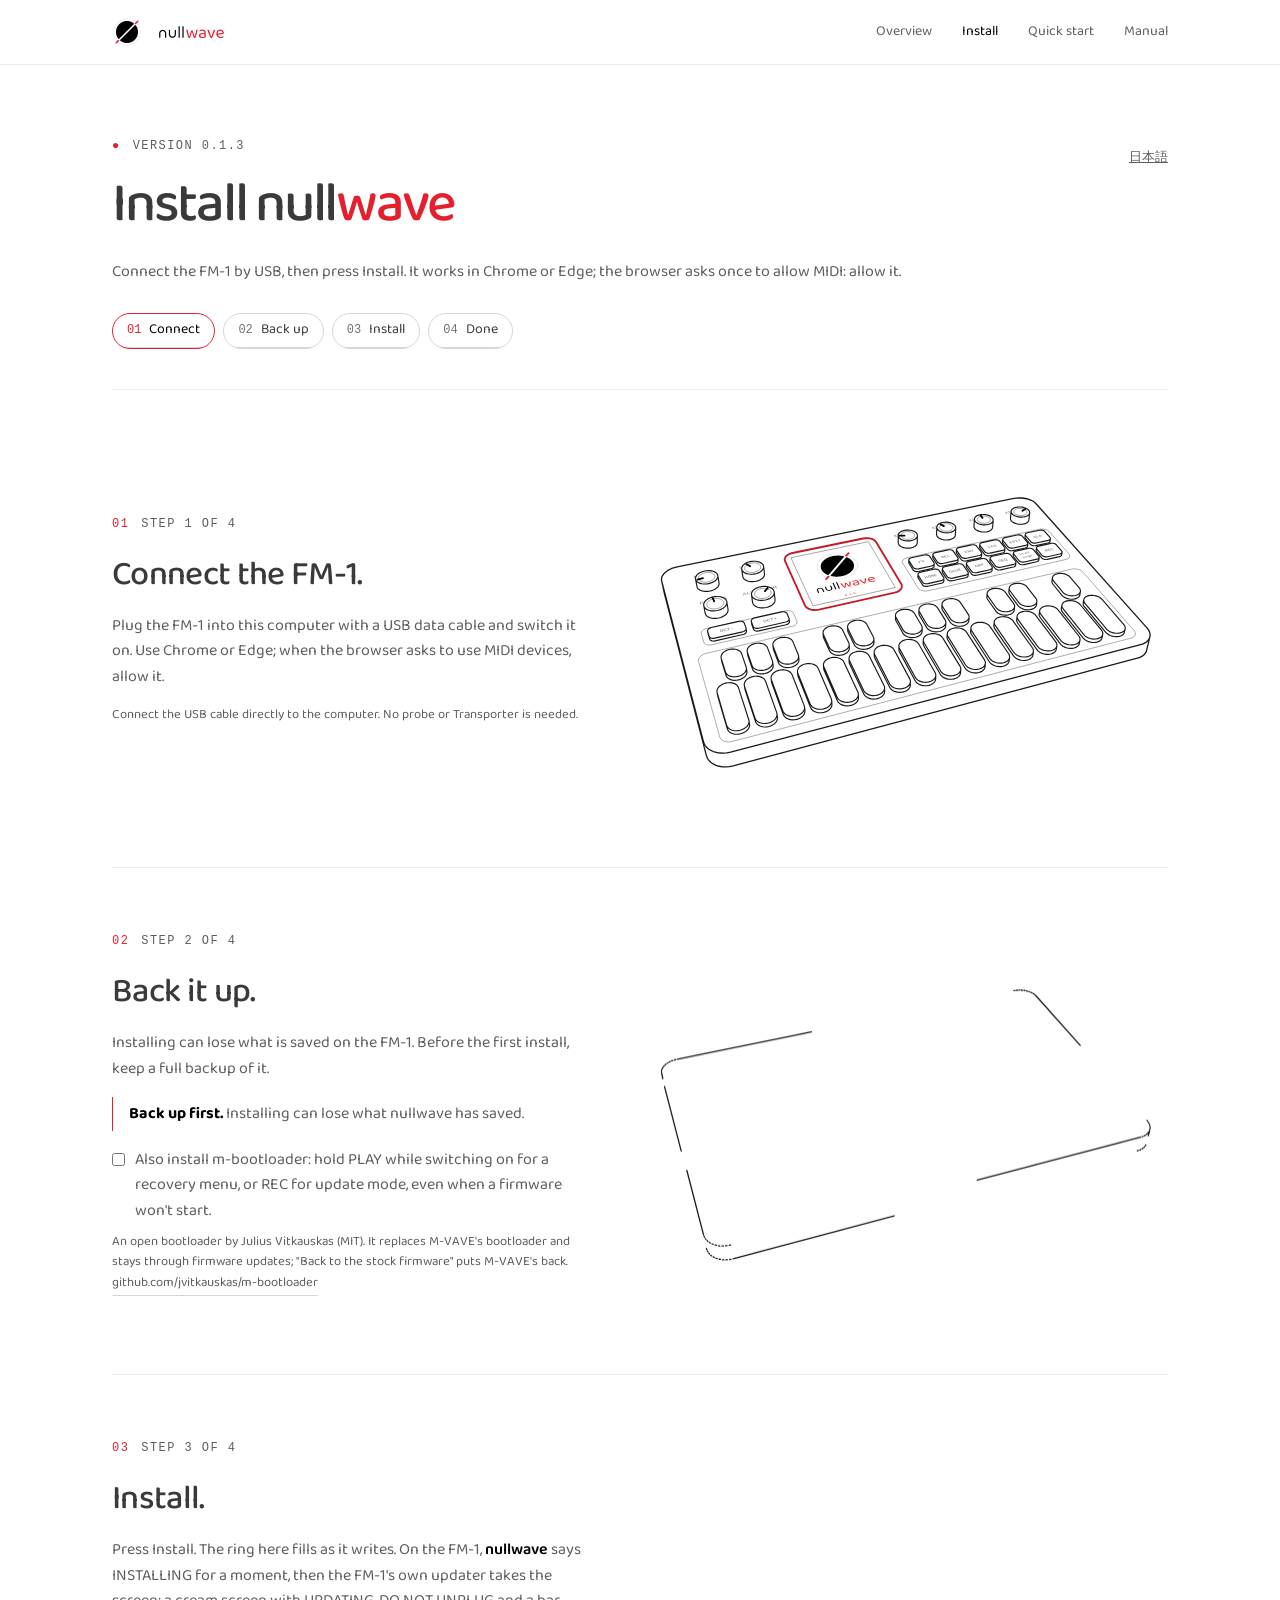
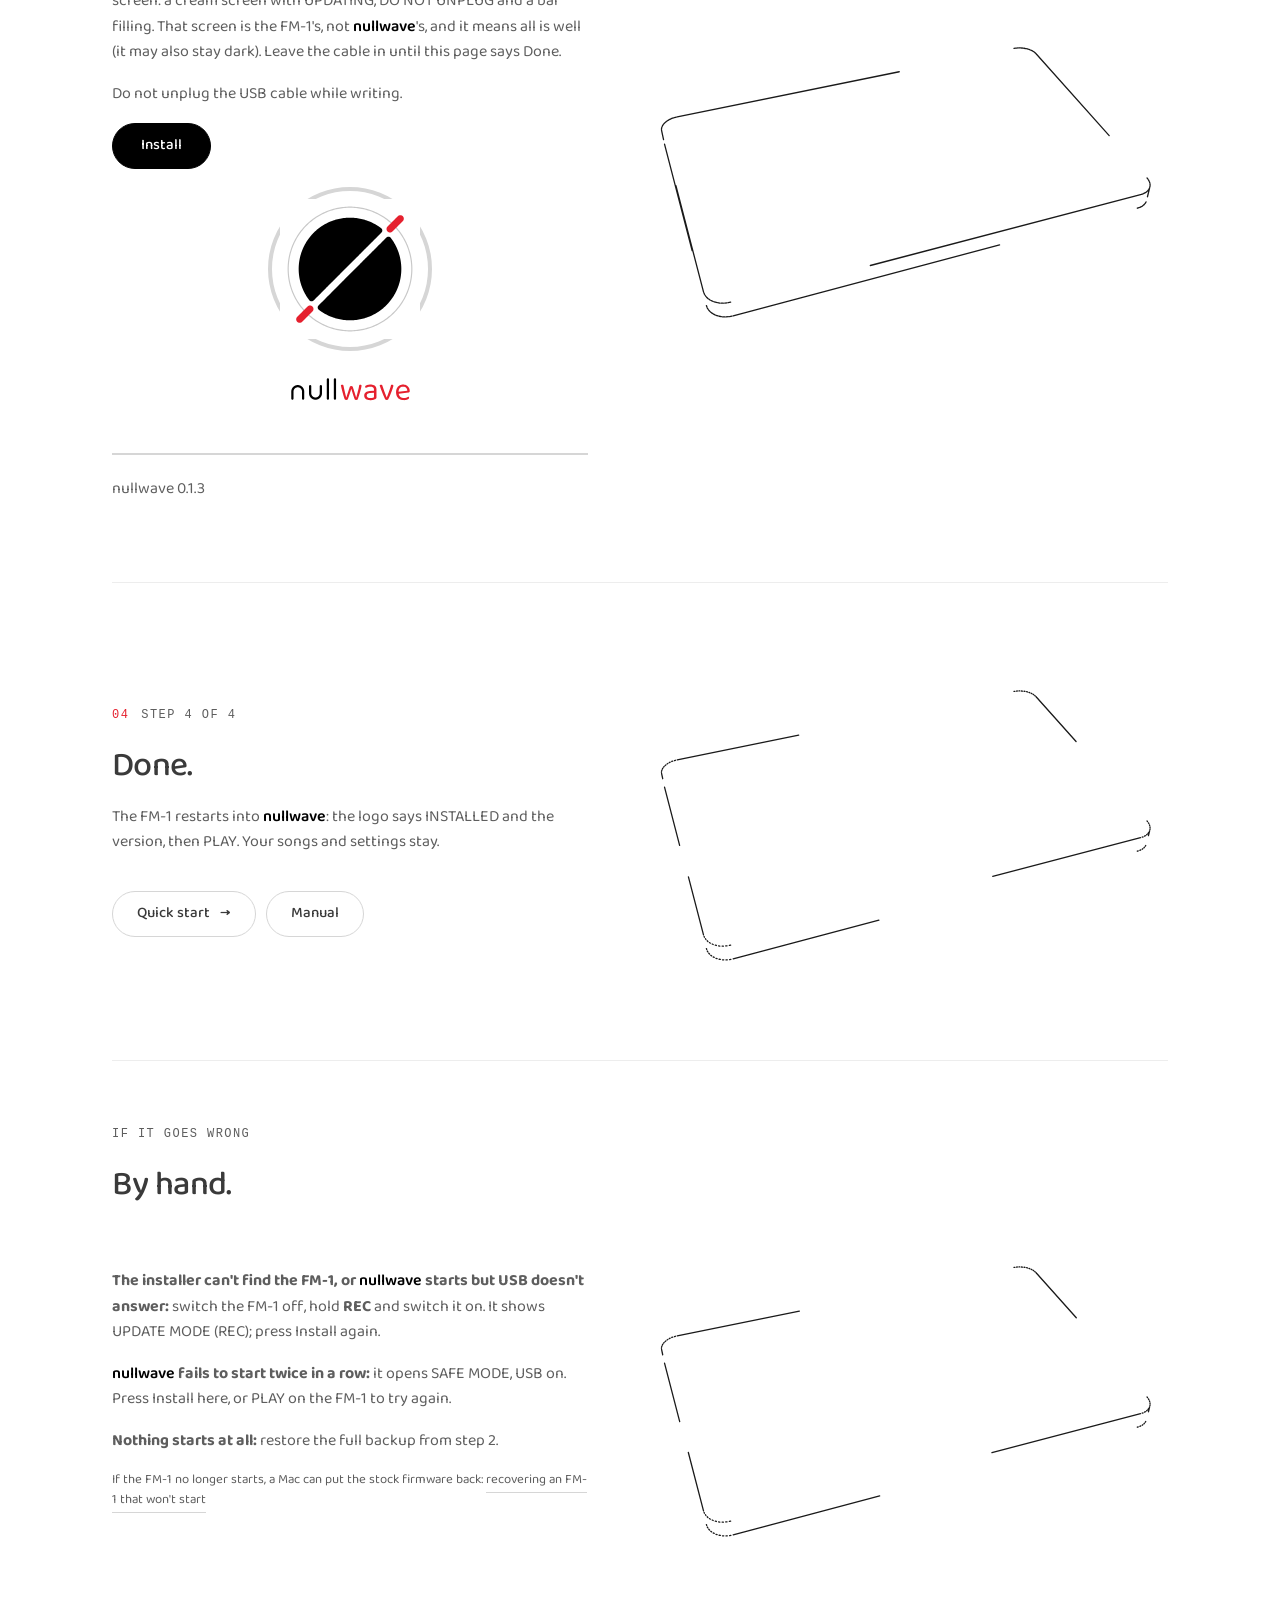
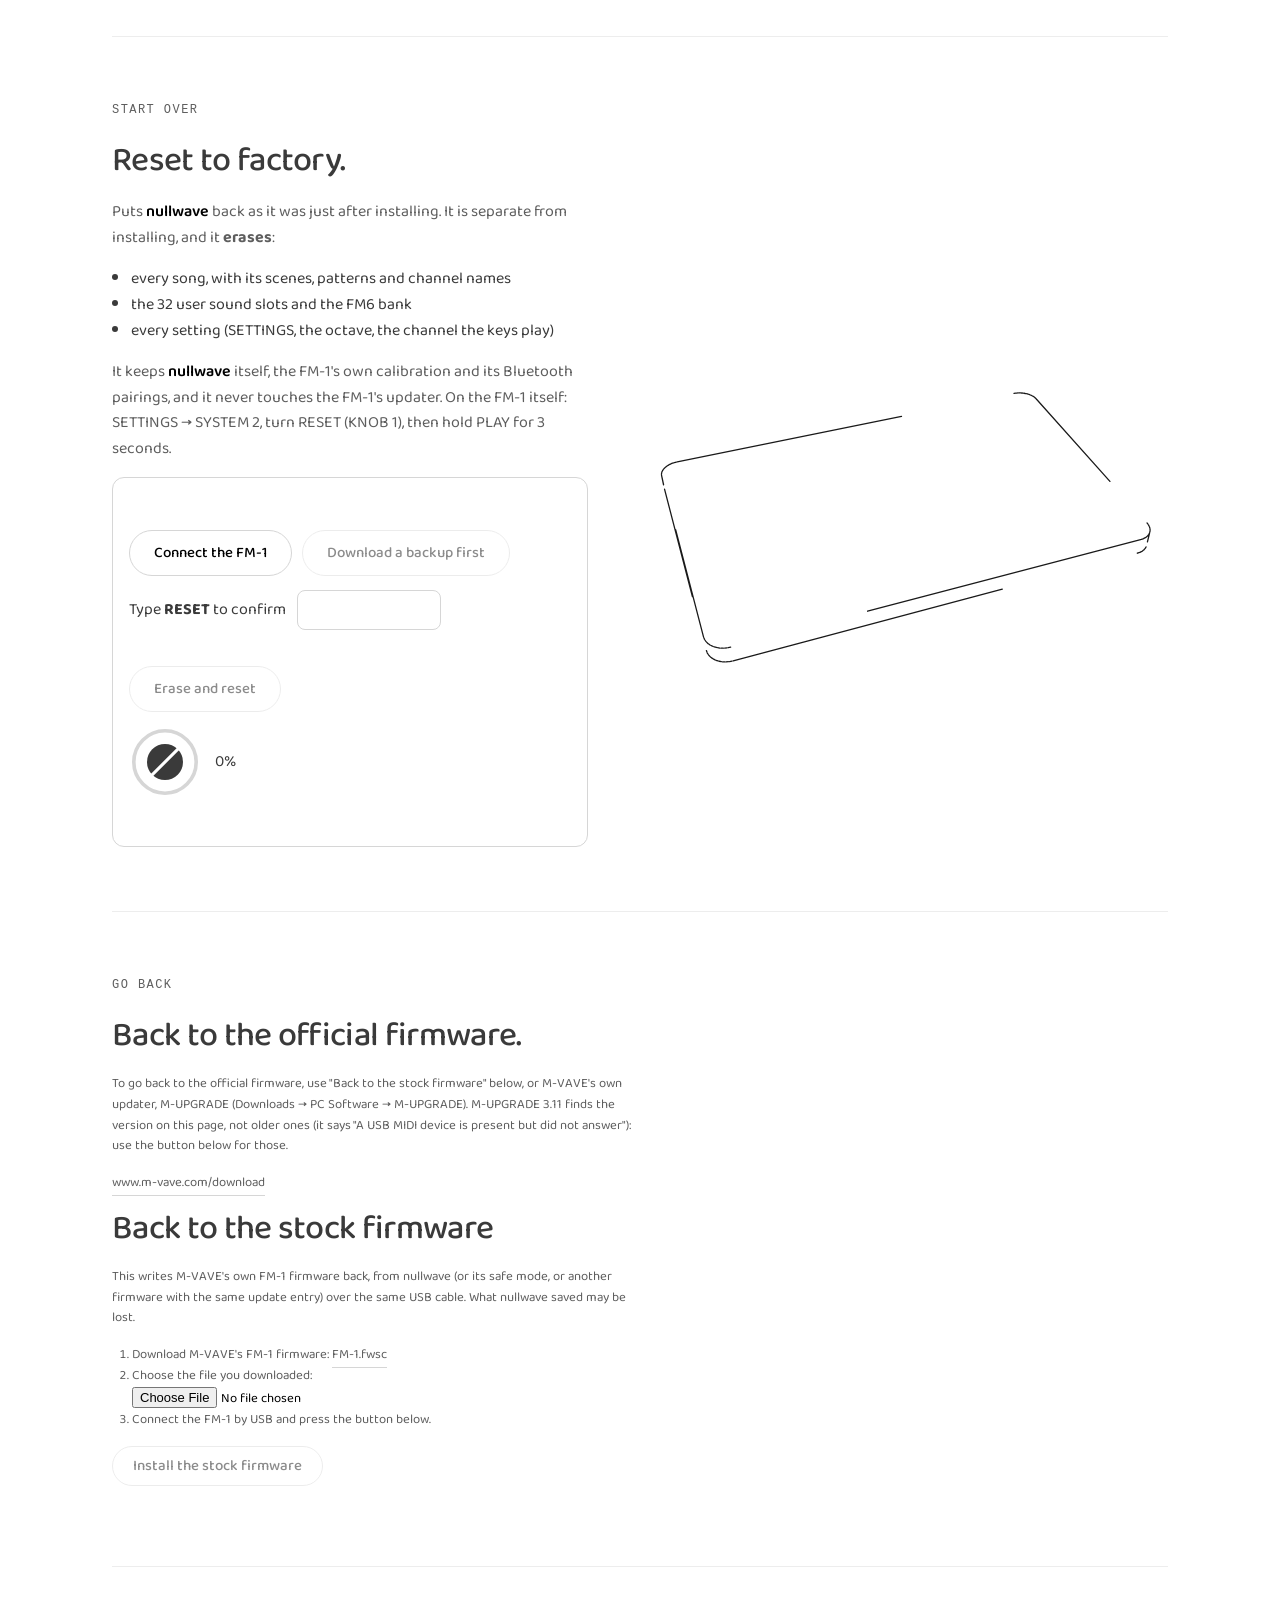
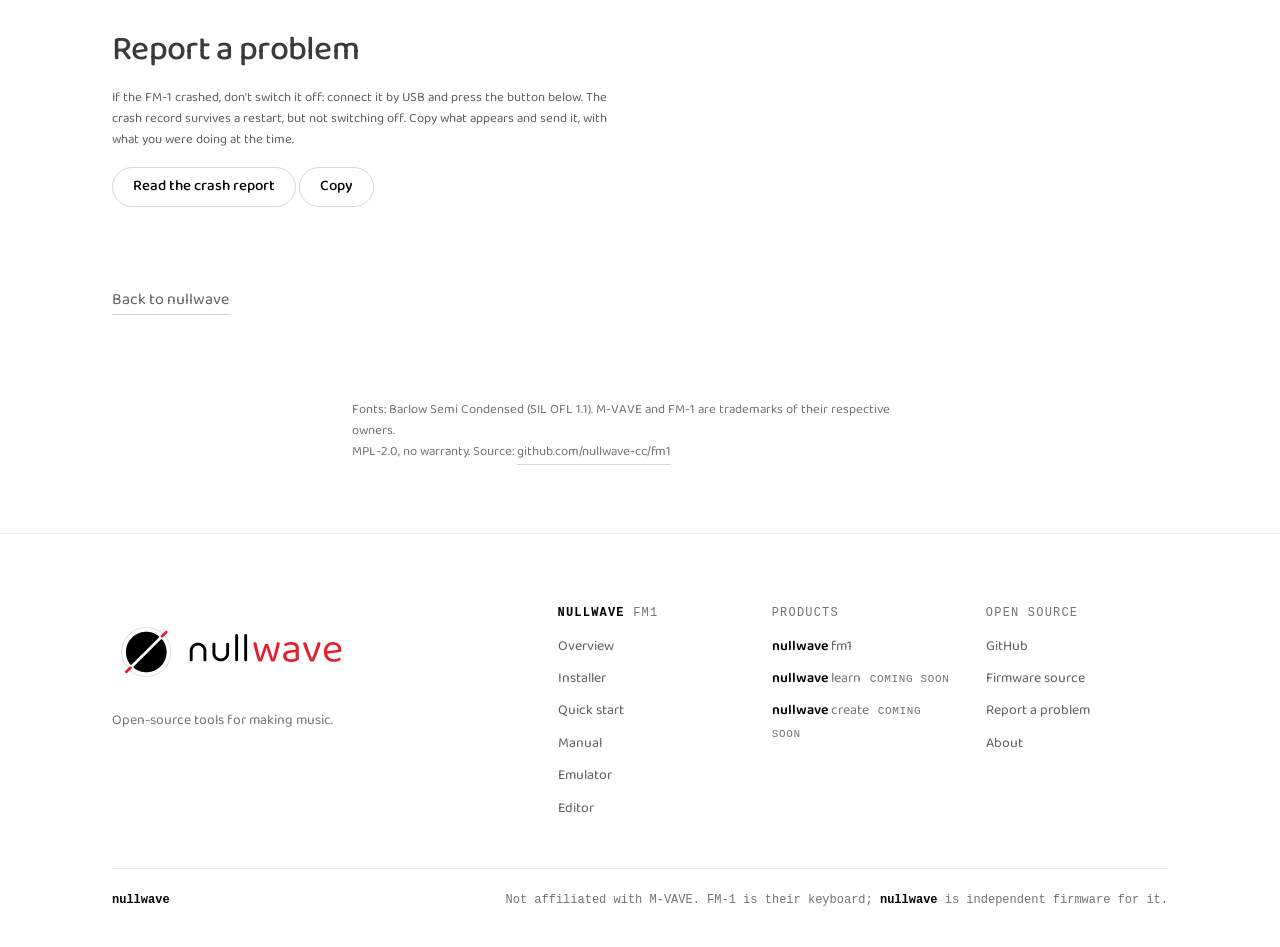
<file: fm1/installer/index.html>
<!doctype html>
<!-- SPDX-License-Identifier: MPL-2.0
     Copyright (C) 2026 Charles Vestal
     Copyright (C) 2026 Leo Kuroshita (@kurogedelic), Hügelton Instruments
     A firmware's installer page, English first. tools/make_site.py fills in
     the firmware's name, source and credits ({{...}}) and inlines fm1pkg.js, fm1ota.js and the package's metadata. -->
<html lang="en">
<head>
<meta charset="utf-8">
<meta name="viewport" content="width=device-width, initial-scale=1">
<title>nullwave fm1 installer</title>
<style>
  /* light: the coral and the dim brown darkened just enough for 4.5:1 on the cream (and white on the coral) */
  :root { --bg: #faf4e8; --fg: #48392f; --dim: #6e5c4b; --accent: #b84a1e; --on-accent: #fff; --bad: #a3271b; --focus: #1f6fd1; }
  @media (prefers-color-scheme: dark) {
    :root:not([data-theme="light"]) { --bg: #1c1814; --fg: #f2e8d8; --dim: #b3a28e; --accent: #f28a5a; --on-accent: #2a140a; --bad: #ff8a73; --focus: #79adff; }
  }
  :root[data-theme="dark"] { --bg: #1c1814; --fg: #f2e8d8; --dim: #b3a28e; --accent: #f28a5a; --on-accent: #2a140a; --bad: #ff8a73; --focus: #79adff; }
  body { margin: 0; background: var(--bg); color: var(--fg);
         font: 16px/1.6 -apple-system, BlinkMacSystemFont, "Helvetica Neue", Arial, sans-serif; }
  main { max-width: 520px; margin: 0 auto; padding: 48px 16px 0; }
  footer { max-width: 520px; margin: 0 auto; padding: 24px 16px 48px; }
  h1 { font-size: 24px; font-weight: 600; margin: 0 0 24px; }
  .lang { float: right; font-size: 13px; color: var(--dim); cursor: pointer; text-decoration: underline; background: none; padding: 4px 0; }
  p { margin: 0 0 16px; }
  button { font: inherit; background: var(--accent); color: var(--on-accent); border: 0; border-radius: 999px; padding: 8px 22px; cursor: pointer; }
  button:disabled { opacity: .45; cursor: default; }
  :focus-visible { outline: 3px solid var(--focus); outline-offset: 2px; }
  a { color: inherit; }
  #alert { color: var(--bad); font-weight: 600; margin: 0; }
  #alert:empty { display: none; }
  .sr { position: absolute; width: 1px; height: 1px; overflow: hidden; clip: rect(0 0 0 0); white-space: nowrap; }
  #status { margin-top: 16px; min-height: 1.6em; }
  .small { color: var(--dim); font-size: 13px; }
  progress { width: 100%; height: 8px; margin-top: 16px; accent-color: var(--accent); }
  pre { color: var(--dim); font-size: 12px; white-space: pre-wrap; margin-top: 16px; }
  /* the log: its own scrolling box (an install is a few thousand lines), hidden until it has some */
  #log { max-height: 15em; overflow-y: auto; overscroll-behavior: contain; padding: 8px 10px; border-radius: 6px;
         border: 1px solid color-mix(in srgb, var(--dim) 35%, transparent); }
  #log:empty { display: none; }
  #portlist { list-style: none; padding: 0; }
  #portlist li { display: flex; gap: 10px; align-items: center; margin: 0 0 6px; }
  h2 { font-size: 18px; font-weight: 600; margin: 40px 0 12px; }
  ol { margin: 0 0 16px; padding-left: 20px; }
  textarea { width: 100%; box-sizing: border-box; font: 12px/1.4 ui-monospace, Menlo, monospace; color: var(--fg);
             background: transparent; border: 1px solid var(--dim); border-radius: 6px; padding: 8px; }
  input[type=file] { font: inherit; font-size: 13px; color: var(--fg); max-width: 100%; }
  .opt { display: flex; gap: 10px; align-items: flex-start; margin: 0 0 8px; }
  .opt input { margin-top: 6px; accent-color: var(--accent); }
  .backup { border: 2px solid var(--accent); border-radius: 10px; padding: 12px 14px; margin: 0 0 16px; }
  .backup strong { color: var(--accent); }
  dialog { max-width: 440px; border: 0; border-radius: 12px; padding: 24px; background: var(--bg); color: var(--fg);
           box-shadow: 0 8px 40px rgba(0, 0, 0, .35); }
  dialog::backdrop { background: rgba(0, 0, 0, .45); }
  dialog h2 { margin: 0 0 12px; }
  dialog .row { display: flex; gap: 12px; justify-content: flex-end; margin: 24px 0 0; }
  button.plain { background: none; color: var(--fg); border: 1px solid var(--dim); }
  @media (prefers-reduced-motion: reduce) { * { transition: none !important; animation: none !important; } }
</style>
<!-- nullwave look (tools/brand.py) -->
<style>
:root:root:root { --bg: #000000; --ground: #000000; --paper: #000000; --fg: #FFFFFF; --ink: #FFFFFF; --dim: #8A8A8A; --muted: #8A8A8A; --rule: #333333; --card: #111111; --sheet: #111111; --accent: #E5202E; --on-accent: #FFFFFF; --bad: #E5202E; --focus: #FFFFFF; --hot: #E5202E; --hot-ink: #E5202E; --hot-t: #3A0B0F; --teal: #FFFFFF; --cool: #8A8A8A; --cool-t: #111111; color-scheme: dark; }
@media (prefers-color-scheme: light) { :root:root:root:not([data-theme="dark"]) { --bg: #FFFFFF; --ground: #FFFFFF; --paper: #FFFFFF; --fg: #000000; --ink: #000000; --dim: #5C5C5C; --muted: #5C5C5C; --rule: #D0D0D0; --card: #F2F2F2; --sheet: #F2F2F2; --accent: #E5202E; --on-accent: #FFFFFF; --bad: #E5202E; --focus: #000000; --hot: #E5202E; --hot-ink: #E5202E; --hot-t: #FBD3D6; --teal: #000000; --cool: #5C5C5C; --cool-t: #F2F2F2; color-scheme: light; } }
:root:root:root[data-theme="light"] { --bg: #FFFFFF; --ground: #FFFFFF; --paper: #FFFFFF; --fg: #000000; --ink: #000000; --dim: #5C5C5C; --muted: #5C5C5C; --rule: #D0D0D0; --card: #F2F2F2; --sheet: #F2F2F2; --accent: #E5202E; --on-accent: #FFFFFF; --bad: #E5202E; --focus: #000000; --hot: #E5202E; --hot-ink: #E5202E; --hot-t: #FBD3D6; --teal: #000000; --cool: #5C5C5C; --cool-t: #F2F2F2; color-scheme: light; }
:root:root:root[data-theme="dark"] { --bg: #000000; --ground: #000000; --paper: #000000; --fg: #FFFFFF; --ink: #FFFFFF; --dim: #8A8A8A; --muted: #8A8A8A; --rule: #333333; --card: #111111; --sheet: #111111; --accent: #E5202E; --on-accent: #FFFFFF; --bad: #E5202E; --focus: #FFFFFF; --hot: #E5202E; --hot-ink: #E5202E; --hot-t: #3A0B0F; --teal: #FFFFFF; --cool: #8A8A8A; --cool-t: #111111; color-scheme: dark; }
body { font-family: system-ui, -apple-system, "Segoe UI", Roboto, sans-serif !important; -webkit-font-smoothing: antialiased; }
h1, h2, h3, button, input, select, textarea { font-family: system-ui, -apple-system, "Segoe UI", Roboto, sans-serif !important; }
h1, h2, h3 { letter-spacing: -0.01em; }
code, pre, kbd, samp { font-family: ui-monospace, SFMono-Regular, Menlo, monospace !important; }
a { text-decoration-color: #E5202E; text-underline-offset: 3px; }
.nw-head { margin: 0 0 1.75rem; }
.nw-head a, h1.nw-logo a { display: inline-block; }
a.home { text-decoration: none; line-height: 0; }
a.home img { height: 36px; width: auto; display: block; }
a.home[aria-current=page] { visibility: hidden; }
.nw-head img { height: 48px; width: auto; display: block; }
h1.nw-logo { margin-top: 0; line-height: 0; }
h1.nw-logo img { height: 72px; width: auto; display: block; }
</style>
<!--nw:look-->
<link rel="icon" href="/fm1/favicon.ico" sizes="any">
<link rel="icon" href="/fm1/favicon.svg" type="image/svg+xml">
<link rel="apple-touch-icon" href="/fm1/apple-touch-icon.png">
<link rel="stylesheet" href="/style.css">
<style>
/* the page between the site's nav and footer */
.nw-page{max-width:760px;margin:0 auto;padding:72px 32px 96px}
@media(max-width:860px){.nw-page{padding:48px 20px 72px}}
.skip{position:absolute;left:16px;top:-100px;z-index:20;background:var(--fg);color:var(--bg);padding:8px 14px;border-radius:0 0 8px 8px}
.skip:focus{top:0}
:focus-visible{outline:2px solid var(--red);outline-offset:3px}
/* the FM-1 drawn for a combination: the drawing, then what to hold (one after another as you scroll, if several) */
.nw-combo{margin:40px 0 48px;padding:32px 0;border-top:1px solid var(--line);border-bottom:1px solid var(--line)}
.tour.nw-combo{grid-template-columns:1.5fr 1fr;gap:40px}
.nw-combo .stick{top:96px}
.nw-combo .fm1-3d{aspect-ratio:3/2}
.nw-combo .feats [data-feature],.nw-combo .feats [data-feature]:first-child{min-height:0;padding:16px 0 16px 24px}
.nw-combo .feats.many [data-feature]{min-height:30vh}
.nw-combo .feats h3{font-size:18px;margin-bottom:6px}
.nw-combo .feats p{font-size:15px;margin:0}
@media(max-width:860px){.tour.nw-combo{grid-template-columns:1fr;gap:0}.nw-combo .stick{top:64px}
  .nw-combo .feats.many [data-feature]{min-height:36vh}}
:root:root:root:root:root{--bg:#000;--fg:#fff;--text:#C4C4C4;--dim:#9A9A9A;--faint:#7C7C7C;--line:#1A1A1A;--edge:#2E2E2E;--red:#E5202E;--btn-fg:#000;--sans:"Baloo Da 2",system-ui,-apple-system,"Segoe UI",Roboto,"Helvetica Neue",sans-serif;--mono:ui-monospace,SFMono-Regular,Menlo,monospace;--ease:cubic-bezier(.2,.7,.2,1);--ground:var(--bg);--paper:var(--bg);--ink:var(--text);--muted:var(--dim);--rule:var(--edge);--card:transparent;--sheet:transparent;--accent:var(--red);--on-accent:#fff;--bad:var(--red);--hot:var(--red);--hot-ink:var(--red);--teal:var(--fg);--cool:var(--dim);--focus:var(--fg);color-scheme:dark}
@media (prefers-color-scheme: light){:root:root:root:root:root{--bg:#fff;--fg:#000;--text:#3A3A3A;--dim:#5E5E5E;--faint:#737373;--line:#EDEDED;--edge:#D6D6D6;--btn-fg:#fff;color-scheme:light}}

body{margin:0;padding:0;background:var(--bg);color:var(--text);font:400 16px/1.6 var(--sans)!important}
h1,h2,h3,button,input,select,textarea{font-family:var(--sans)!important}
main h1{font-size:clamp(36px,5vw,56px);line-height:1.02;letter-spacing:-.04em;font-weight:500;margin:0 0 24px}
main h2{font-size:22px;line-height:1.2;letter-spacing:-.02em;font-weight:500;margin:48px 0 14px;max-width:none}
main button,main label.pick{display:inline-flex;align-items:center;justify-content:center;gap:8px;min-height:40px;
  padding:0 20px;border-radius:999px;font:500 15px var(--sans);background:none;color:var(--fg);
  border:1px solid var(--edge);cursor:pointer;transition:border-color .25s,background .25s,color .25s}
main button:hover:not(:disabled),main label.pick:hover{border-color:var(--fg)}
main button:disabled{opacity:.45}
main .small,main .lede{color:var(--dim)}
main .card,main section.card{background:none;border:0;border-top:1px solid var(--line);border-radius:0;padding:28px 0 8px;margin:0}
main section{padding:0;border-top:0}
main .status{background:none;border:0;border-left:1px solid var(--red);border-radius:0;padding:4px 0 4px 16px}
main .row,dialog .row{display:flex;flex-wrap:wrap;align-items:center;gap:8px 12px;grid-template-columns:none;padding:0;border:0;position:static}
dialog .row{justify-content:flex-end}
progress{appearance:none;-webkit-appearance:none;height:2px;border:0;background:var(--edge);accent-color:var(--red)}
progress::-webkit-progress-bar{background:var(--edge)}
progress::-webkit-progress-value{background:var(--red)}
progress::-moz-progress-bar{background:var(--red)}
dialog{background:var(--bg);color:var(--fg);border:1px solid var(--edge);border-radius:16px;box-shadow:none}
dialog::backdrop{background:color-mix(in srgb,var(--bg) 70%,transparent)}
dialog button{display:inline-flex;align-items:center;min-height:40px;padding:0 20px;border-radius:999px;font:500 15px var(--sans);
  background:none;color:var(--fg);border:1px solid var(--edge);cursor:pointer}
dialog button:not(.plain){background:var(--fg);color:var(--btn-fg);border-color:var(--fg)}

main{max-width:1120px!important;margin:0 auto;padding:0 32px 72px!important}
@media(max-width:860px){main{padding:0 20px 56px!important}}
.in-hero{padding:72px 0 40px}
.in-hero .lang{margin-top:6px}
.in-steps{display:flex;flex-wrap:wrap;gap:8px;margin:28px 0 0;padding:0;list-style:none}
.in-steps a{display:inline-flex;align-items:center;gap:8px;min-height:36px;padding:0 14px;border:1px solid var(--edge);
  border-radius:999px;font-size:14px;color:var(--text);background:none}
.in-steps a span{font:12px var(--mono);color:var(--faint)}
.in-steps a[aria-current]{border-color:var(--red);color:var(--fg)}
.in-steps a[aria-current] span{color:var(--red)}
.in-step,.in-more{padding:64px 0;border-top:1px solid var(--line)}
.in-grid{display:grid;grid-template-columns:1fr 1.1fr;gap:56px;align-items:center}
.in-text{max-width:34em}
.in-text h2,.in-more h2{font-size:clamp(26px,3vw,34px);margin:0 0 16px}
.in-dev .fm1-3d{aspect-ratio:3/2}
.in-step[aria-current] .kicker b{color:var(--red)}
.in-demo{position:fixed;left:50%;bottom:16px;transform:translateX(-50%);z-index:30;display:flex;align-items:center;gap:12px;
  padding:8px 8px 8px 18px;border:1px solid var(--edge);border-radius:999px;background:var(--bg)}
.in-demo .kicker{margin:0;color:var(--red)}
.in-demo .lab{font-size:14px;color:var(--fg);min-width:6em}
.in-demo button{min-height:36px;padding:0 16px;border-radius:999px;border:1px solid var(--edge);background:none;
  color:var(--fg);font:500 14px var(--sans);cursor:pointer}
.in-more>.small,.in-more>p{max-width:40em}
@media(max-width:860px){.in-hero{padding:40px 0 24px}.in-step,.in-more{padding:40px 0}
  .in-grid{grid-template-columns:1fr;gap:20px}.in-dev{order:-1}.in-dev .fm1-3d{aspect-ratio:16/10}}
main #go{background:var(--fg);color:var(--btn-fg);border-color:var(--fg);min-height:46px;padding:0 28px}
main #go:hover:not(:disabled){background:var(--red);border-color:var(--red);color:#fff}
main .lang{float:right;min-height:0;border:0;padding:4px 0;color:var(--dim);font-size:13px;text-decoration:underline}
main .backup{border:0;border-left:1px solid var(--red);border-radius:0;padding:4px 0 4px 16px}
main .backup strong{color:var(--fg)}
main #log,main textarea{border:1px solid var(--edge);border-radius:8px}
.nw-install .trk{stroke:var(--edge)}
.nw-install .arc{stroke:var(--red)}

body>footer{max-width:none;padding:72px 0 40px}
.nw-credits{max-width:640px;margin:0 auto;padding:0 32px 64px;font-size:13px;color:var(--faint)}
.nw-credits p{color:var(--faint);margin:0 0 6px}
@media(max-width:860px){.nw-credits{padding:0 20px 48px}}
</style>
<!--/nw:look-->
</head>
<body>
<!--nw:nav--><nav><div class="wrap">
  <a class="brand" href="/" aria-label="nullwave home"><picture><source media="(prefers-color-scheme: dark)" srcset="/assets/mark-dark.svg"><img src="/assets/mark-light.svg" width="30" height="30" alt=""></picture><picture><source media="(prefers-color-scheme: dark)" srcset="/assets/wordmark-dark.svg"><img src="/assets/wordmark-light.svg" height="24" style="width:auto" alt="nullwave"></picture></a>
  <ul><li class="wide"><a href="/fm1/">Overview</a></li><li><a href="/fm1/installer/" aria-current="page">Install</a></li><li><a href="/fm1/quick-start/">Quick start</a></li><li><a href="/fm1/manual/">Manual</a></li></ul>
</div></nav><!--/nw:nav-->
<main><div class="in-flow"><header class="in-hero"><button type="button" class="lang" id="lang" lang="ja">日本語</button><div class="kicker"><b>●</b> Version 0.1.3</div><h1>Install null<span class="w">wave</span></h1><p data-t="intro">Connect the FM-1 by USB, then press Install. It works in Chrome or Edge; the browser asks once to allow MIDI: allow it.</p><ol class="in-steps" aria-label="The steps"><li><a href="#connect"><span>01</span>Connect</a></li><li><a href="#backup"><span>02</span>Back up</a></li><li><a href="#install"><span>03</span>Install</a></li><li><a href="#done"><span>04</span>Done</a></li></ol></header><section class="in-step" id="connect" data-step="1"><div class="in-grid"><div class="in-text"><div class="kicker"><b>01</b> Step 1 of 4</div><h2>Connect the FM-1.</h2><p>Plug the FM-1 into this computer with a USB data cable and switch it on. Use Chrome or Edge; when the browser asks to use MIDI devices, allow it.</p><p class="small" data-t="direct"></p></div><div class="in-dev"><div class="fm1-3d" data-mode="still" data-view="three" data-interval="2200" data-steps="[{&quot;on&quot;: &quot;SCREEN&quot;, &quot;screen&quot;: &quot;@splash&quot;}, {&quot;on&quot;: &quot;SCREEN&quot;, &quot;screen&quot;: &quot;PLAY_MAIN&quot;}]" role="img" aria-label="The FM-1 switched on, showing nullwave or its own firmware"></div></div></div></section><section class="in-step" id="backup" data-step="2"><div class="in-grid"><div class="in-text"><div class="kicker"><b>02</b> Step 2 of 4</div><h2>Back it up.</h2><p>Installing can lose what is saved on the FM-1. Before the first install, keep a full backup of it.</p><p class="backup"><strong data-t="bakh">Back up first.</strong> <span data-t="confirmbak"></span></p><div id="mbootopt" hidden>
    <p class="opt"><input type="checkbox" id="mboot"><label for="mboot" data-t="mboot"></label></p>
    <p class="small"><span data-t="mbootwhy"></span>
      <a href="https://github.com/jvitkauskas/m-bootloader" target="_blank" rel="noopener">github.com/jvitkauskas/m-bootloader<span class="sr" data-t="newtab"> (opens in a new tab)</span></a></p>
  </div></div><div class="in-dev"><div class="fm1-3d" data-mode="still" data-view="three" data-interval="2200" data-steps="[{&quot;on&quot;: &quot;SAVE&quot;, &quot;screen&quot;: &quot;PLAY_MAIN&quot;}, {&quot;on&quot;: &quot;SAVE&quot;, &quot;press&quot;: &quot;SAVE&quot;, &quot;screen&quot;: &quot;PLAY_MAIN&quot;}]" role="img" aria-label="The FM-1, nothing to press: the backup is made on the computer"></div></div></div></section><section class="in-step" id="install" data-step="3"><div class="in-grid"><div class="in-text"><div class="kicker"><b>03</b> Step 3 of 4</div><h2>Install.</h2><p>Press Install. The ring here fills as it writes. On the FM-1, <b class="nb">nullwave</b> says INSTALLING for a moment, then the FM-1's own updater takes the screen: a cream screen with UPDATING, DO NOT UNPLUG and a bar filling. That screen is the FM-1's, not <b class="nb">nullwave</b>'s, and it means all is well (it may also stay dark). Leave the cable in until this page says Done.</p><p data-t="warn">Do not unplug the USB cable while writing.</p><p><button type="button" id="go" disabled data-t="install">Install</button></p><style>
.nw-install { display: flex; flex-direction: column; align-items: center; gap: 14px; margin: 8px 0 24px; }
.nw-install .ring { position: relative; width: 168px; height: 168px; }
.nw-install svg { position: absolute; inset: 0; transform: rotate(-90deg); }
.nw-install .trk { fill: none; stroke: var(--rule, #333333); stroke-width: 4; }
.nw-install .arc { fill: none; stroke: #E5202E; stroke-width: 4; stroke-linecap: round;
  transition: stroke-dashoffset .25s linear; }
.nw-install .mark { position: absolute; inset: 14px; width: 140px; height: 140px; }
.nw-install .word { height: 44px; width: auto; }
.nw-install .lt { display: none; }
@media (prefers-color-scheme: light) { .nw-install .lt { display: block; } .nw-install .dk { display: none; } }
@media (prefers-reduced-motion: reduce) { .nw-install .arc { transition: none; } }
</style>
<div class="nw-install" aria-hidden="true">
  <div class="ring">
    <svg viewBox="0 0 168 168"><circle class="trk" cx="84" cy="84" r="80"/><circle class="arc" cx="84" cy="84" r="80"/></svg>
    <img class="mark dk" src="/assets/mark-dark.svg" alt=""><img class="mark lt" src="/assets/mark-light.svg" alt="">
  </div>
  <img class="word dk" src="/assets/wordmark-dark.svg" alt=""><img class="word lt" src="/assets/wordmark-light.svg" alt="">
</div>
<script>
addEventListener("DOMContentLoaded", () => {   /* (the bar comes later in the page) */
  const arc = document.querySelector(".nw-install .arc"), bar = document.getElementById("bar"), C = 2 * Math.PI * 80;
  arc.setAttribute("stroke-dasharray", C.toFixed(2));
  const show = () => arc.setAttribute("stroke-dashoffset",
                                      (C * (1 - Math.max(0, Math.min(100, +bar.value || 0)) / 100)).toFixed(2));
  show();
  setInterval(show, 250);
});
</script><label class="sr" for="bar" data-t="progress">Progress</label>
  <progress id="bar" max="100" value="0"></progress><p id="status" role="status"></p><p id="alert" role="alert"></p><pre id="log"></pre><div id="portpick" hidden>
    <h2 data-t="pickh">Is the FM-1 under another name?</h2>
    <p class="small" data-t="pickwhy"></p>
    <ul id="portlist" class="small"></ul>
    <p id="pickstatus" role="status"></p>
  </div></div><div class="in-dev"><div class="fm1-3d" data-mode="still" data-view="three" data-interval="2200" data-steps="[{&quot;on&quot;: &quot;SCREEN&quot;, &quot;screen&quot;: &quot;INSTALLING&quot;}]" role="img" aria-label="nullwave handing over to the FM-1's updater"></div></div></div></section><section class="in-step" id="done" data-step="4"><div class="in-grid"><div class="in-text"><div class="kicker"><b>04</b> Step 4 of 4</div><h2>Done.</h2><p>The FM-1 restarts into <b class="nb">nullwave</b>: the logo says INSTALLED and the version, then PLAY. Your songs and settings stay.</p><div class="btns"><a class="btn" href="../quick-start/">Quick start <span class="arr">→</span></a><a class="btn" href="/fm1/manual/">Manual</a></div></div><div class="in-dev"><div class="fm1-3d" data-mode="still" data-view="three" data-interval="2200" data-steps="[{&quot;on&quot;: &quot;SCREEN&quot;, &quot;screen&quot;: &quot;INSTALLED&quot;}, {&quot;on&quot;: &quot;SCREEN,KEYS&quot;, &quot;screen&quot;: &quot;PLAY_FM6&quot;}]" role="img" aria-label="The FM-1 running nullwave"></div></div></div></section><section class="in-more" id="by-hand"><div class="kicker">If it goes wrong</div><h2>By hand.</h2><div class="in-grid"><div class="in-text"><p><strong>The installer can't find the FM-1, or <b class="nb">nullwave</b> starts but USB doesn't answer:</strong> switch the FM-1 off, hold <b>REC</b> and switch it on. It shows UPDATE MODE (REC); press Install again.</p><p><strong><b class="nb">nullwave</b> fails to start twice in a row:</strong> it opens SAFE MODE, USB on. Press Install here, or PLAY on the FM-1 to try again.</p><p><strong>Nothing starts at all:</strong> restore the full backup from step 2.</p><p class="small"><span data-t="brick"></span>
    <a href="../manual/#installing-and-going-back-to-stock" data-t="bricklink">recovering an FM-1 that won't start</a></p></div><div class="in-dev"><div class="fm1-3d" data-mode="still" data-view="three" data-interval="2200" data-steps="[{&quot;on&quot;: &quot;REC&quot;, &quot;screen&quot;: &quot;@splash&quot;}, {&quot;on&quot;: &quot;REC&quot;, &quot;press&quot;: &quot;REC&quot;, &quot;screen&quot;: &quot;UPDATE_MODE&quot;}, {&quot;on&quot;: &quot;PLAY STOP,REC&quot;, &quot;screen&quot;: &quot;SAFE_MODE&quot;}]" role="img" aria-label="REC held at power-on: update mode"></div></div></div></section><section class="in-more" id="factory"><div class="kicker">Start over</div><h2>Reset to factory.</h2><div class="in-grid"><div class="in-text"><p>Puts <b class="nb">nullwave</b> back as it was just after installing. It is separate from installing, and it <strong>erases</strong>:</p><ul class="fr-list"><li>every song, with its scenes, patterns and channel names</li><li>the 32 user sound slots and the FM6 bank</li><li>every setting (SETTINGS, the octave, the channel the keys play)</li></ul><p>It keeps <b class="nb">nullwave</b> itself, the FM-1's own calibration and its Bluetooth pairings, and it never touches the FM-1's updater. On the FM-1 itself: SETTINGS → SYSTEM 2, turn RESET (KNOB 1), then hold PLAY for 3 seconds.</p><div class="fr-box"><div class="btns"><button class="btn" id="fr-connect" type="button">Connect the FM-1</button><button class="btn" id="fr-backup" type="button" disabled>Download a backup first</button></div><label class="fr-type">Type <b>RESET</b> to confirm <input id="fr-word" autocomplete="off" spellcheck="false" disabled></label><div class="btns"><button class="btn fr-go" id="fr-go" type="button" disabled>Erase and reset</button></div><div class="fr-ring" id="fr-ring" hidden><svg viewBox="0 0 120 120" aria-hidden="true"><circle cx="60" cy="60" r="52" class="fr-track"/><circle cx="60" cy="60" r="52" class="fr-arc" id="fr-arc"/><circle cx="60" cy="60" r="30" class="fr-disc"/><line x1="36" y1="84" x2="84" y2="36" class="fr-slash"/></svg><span id="fr-pc">0%</span></div><p class="fr-status" id="fr-status" role="status" aria-live="polite"></p></div></div><div class="in-dev"><div class="fm1-3d" data-mode="still" data-view="three" data-interval="2200" data-steps="[{&quot;on&quot;: &quot;SCREEN&quot;, &quot;screen&quot;: &quot;FACTORY_RESET&quot;}, {&quot;on&quot;: &quot;SCREEN&quot;, &quot;screen&quot;: &quot;INSTALLED&quot;}]" role="img" aria-label="The FM-1 erasing nullwave's songs and settings, then starting as new"></div></div></div></section><section class="in-more" id="official"><div class="kicker">Go back</div><h2>Back to the official firmware.</h2><p class="small" data-t="back"></p><p class="small"><a href="https://www.m-vave.com/download" target="_blank" rel="noopener">www.m-vave.com/download<span class="sr" data-t="newtab"> (opens in a new tab)</span></a></p><h2 data-t="stockh">Back to the stock firmware</h2>
  <p class="small" data-t="stockwhy"></p>
  <ol class="small">
    <li><span data-t="stock1"></span> <a id="stocklink" href="https://yms-file-store.oss-cn-hongkong.aliyuncs.com/software/firmware/FM-1.fwsc">FM-1.fwsc</a></li>
    <li><label for="stockfile" data-t="stock2">Choose the file you downloaded:</label><br><input type="file" id="stockfile" accept=".fwsc"></li>
    <li data-t="stock3"></li>
  </ol>
  <p><button type="button" id="stockgo" disabled data-t="stockinstall">Install the stock firmware</button></p></section><section class="in-more" id="report"><h2 data-t="reporth">Report a problem</h2>
  <p class="small" data-t="reportwhy"></p>
  <p><button type="button" id="reportgo" data-t="reportread">Read the crash report</button>
    <button type="button" id="reportcopy" hidden data-t="reportcopy">Copy</button></p>
  <p id="reportstatus" role="status"></p>
  <label class="sr" for="report" data-t="reportlabel">Crash report</label>
  <textarea id="report" readonly hidden rows="14"></textarea></section><p><a href="/fm1/" data-t="manual">Back to <b class="nb">nullwave</b></a></p></div><script>
/* the step you're on, marked: back up while the dialog asks, install while it writes, done when it says so */
addEventListener('DOMContentLoaded', function () {   /* (the dialogs come after main) */
  var bar = document.getElementById('bar'), conf = document.getElementById('confirm'), st = document.getElementById('status');
  var chips = document.querySelectorAll('.in-steps a'), secs = document.querySelectorAll('.in-step');
  var DONE = /done|完了/i;
  function now() {
    var k = 1;
    if (conf && conf.open) k = 2;
    if (bar && +bar.value > 0) k = 3;
    if (st && DONE.test(st.textContent) && +bar.value >= 100) k = 4;
    chips.forEach(function (a, i) { if (i === k - 1) a.setAttribute('aria-current', 'step'); else a.removeAttribute('aria-current'); });
    secs.forEach(function (s, i) { if (i === k - 1) s.setAttribute('aria-current', 'step'); else s.removeAttribute('aria-current'); });
  }
  now();
  setInterval(now, 400);
});
</script><script>
/* ?demo=1: the install walked through with no FM-1 (to see it): connect, back up, install (the ring filling), done,
   and an error; ?demo=1&stage=N opens at a stage (0..4). Nothing is sent to any device. */
addEventListener('DOMContentLoaded', function () {
  var q = new URLSearchParams(location.search);
  if (!q.get('demo')) return;
  var bar = document.getElementById('bar'), st = document.getElementById('status'), al = document.getElementById('alert');
  var conf = document.getElementById('confirm'), go = document.getElementById('go'), timer = 0, k = 0;
  var S = [
    ['connect', 'Found the FM-1 (USB MIDI). Ready to install nullwave 0.1.0.', ''],
    ['backup', '', ''],
    ['install', 'Writing', ''],
    ['done', 'Done. The FM-1 restarts into nullwave.', ''],
    ['install', '', 'The FM-1 was not found. Check that the USB cable carries data, close other apps or tabs that use MIDI, then press Install again.']];
  function show(i, still) {
    k = (i + S.length) % S.length;
    clearInterval(timer);
    if (conf.open) conf.close();
    al.textContent = S[k][2];
    st.textContent = S[k][1];
    bar.value = k === 3 ? 100 : 0;
    go.disabled = k !== 0;
    if (k === 1) conf.showModal();
    if (k === 2) {
      var v = still ? 62 : 0;
      bar.value = v;
      st.textContent = 'Writing ' + v + '%';
      if (!still) timer = setInterval(function () {
        v = Math.min(100, v + 2); bar.value = v; st.textContent = 'Writing ' + v + '%';
        if (v >= 100) clearInterval(timer);
      }, 120);
    }
    var sec = document.getElementById(S[k][0]);
    if (still) {                         /* (a stage alone under the title, for a picture of it) */
      document.body.classList.add('in-only');
      document.querySelectorAll('.in-step, .in-more').forEach(function (x) { x.hidden = x !== sec; });
    } else if (sec) sec.scrollIntoView({behavior: 'smooth', block: 'start'});
    lab.textContent = ['Connect', 'Back up', 'Install', 'Done', 'An error'][k];
  }
  var box = document.createElement('div');
  box.className = 'in-demo';
  box.innerHTML = '<span class="kicker">Demo</span><span class="lab"></span>'
    + '<button type="button" class="prev">Back</button><button type="button" class="next">Next</button>';
  document.body.appendChild(box);
  var lab = box.querySelector('.lab');
  box.querySelector('.prev').onclick = function () { show(k - 1); };
  box.querySelector('.next').onclick = function () { show(k + 1); };
  setTimeout(function () { show(+(q.get('stage') || 0), q.has('stage')); }, 600);   /* (after the installer's own start) */
});
</script><style>
.fr-list{margin:.4em 0 1em 1.2em}.fr-box{border:1px solid var(--edge);border-radius:12px;padding:16px;margin-top:12px}
.fr-type{display:block;margin:14px 0 10px}.fr-type input{font:inherit;letter-spacing:.1em;width:9em;margin-left:.5em;
padding:6px 8px;border:1px solid var(--edge);border-radius:8px;background:transparent;color:inherit}
.fr-go:not([disabled]){background:#E5202E;border-color:#E5202E;color:#fff}
.fr-ring{display:flex;align-items:center;gap:14px;margin-top:14px}.fr-ring svg{width:72px;height:72px}
.fr-track{fill:none;stroke:var(--edge);stroke-width:6}.fr-arc{fill:none;stroke:#E5202E;stroke-width:6;
stroke-linecap:round;transform:rotate(-90deg);transform-origin:60px 60px;stroke-dasharray:326.7;stroke-dashoffset:326.7;
transition:stroke-dashoffset .2s}.fr-disc{fill:currentColor}.fr-slash{stroke:var(--bg,#000);stroke-width:5}
.fr-ring span{font-variant-numeric:tabular-nums}.fr-status{min-height:1.4em;margin:.6em 0 0}
</style>
<script type="module">
/* Reset to factory: the FM-1 found over the companion services (its files), a backup of what nullwave keeps (the songs,
   the user sounds, the FM6 bank, the settings) as a zip, RESET typed, then the "factory-reset" file written with its
   words: the FM-1 erases its songs and settings (its ring filling), restarts, and is found again. ?demo=1: walked
   through with nothing sent anywhere. */
import { Companion, findCompanions } from "./companion/companion.js";
import { zip } from "./companion/zip.js";
const $ = (id) => document.getElementById(id);
const demo = new URLSearchParams(location.search).get("demo");
const WORDS = new TextEncoder().encode("nullwave factory reset");
const BACKUP = ["song-a", "song-b", "song-c", "song-d", "song-e", "song-f", "song-g", "song-h", "user-presets",
  "fm6-bank", "settings"];
let c = null, files = [], access = null, port = null;
const say = (t) => { $("fr-status").textContent = t; };
const ring = (v) => { $("fr-ring").hidden = false; $("fr-arc").style.strokeDashoffset = 326.7 * (1 - v / 100);
  $("fr-pc").textContent = Math.round(v) + "%"; };
const wait = (ms) => new Promise((r) => setTimeout(r, ms));
function ready(on) { $("fr-backup").disabled = !on; $("fr-word").disabled = !on; check(); }
function check() { $("fr-go").disabled = !(c || demo) || $("fr-word").value.trim().toUpperCase() !== "RESET"; }
$("fr-word").addEventListener("input", check);
$("fr-connect").addEventListener("click", async () => {
  if (demo) { say("Found nullwave on the FM-1 (demo: nothing is sent)."); ready(true); return; }
  try {
    access = access || await navigator.requestMIDIAccess({ sysex: true });
    const found = (await findCompanions(access)).filter((f) => (f.hello.extras || {}).editor);
    if (!found.length) { say("No FM-1 running nullwave found. Check the USB cable, close other MIDI apps, try again."); return; }
    port = found[0];
    c = new Companion(port.input, port.output);
    files = await c.files();
    say("Found nullwave on the FM-1. Download a backup first, then type RESET.");
    ready(true);
  } catch (e) { say("The FM-1 could not be reached: " + (e.message || e)); }
});
$("fr-backup").addEventListener("click", async () => {
  const day = new Date().toISOString().slice(0, 10), out = [];
  if (demo) { say("Backup: nullwave-backup-" + day + ".zip (demo: not made)."); return; }
  try {
    for (const name of BACKUP) {
      const i = files.findIndex((f) => f.name === name);
      if (i < 0 || !files[i].size) continue;
      say("Backing up " + name + "...");
      out.push({ name: name + ".bin", data: await c.read(i) });
    }
    const a = document.createElement("a");
    a.href = URL.createObjectURL(new Blob([zip(out, new Date())], { type: "application/zip" }));
    a.download = "nullwave-backup-" + day + ".zip";
    a.click();
    say("Backup saved: " + a.download + " (" + out.length + " files). Now type RESET.");
  } catch (e) { say("The backup failed: " + (e.message || e) + ". Nothing was erased."); }
});
$("fr-go").addEventListener("click", async () => {
  if (!confirm("Erase every song, user sound and setting on this FM-1? This can't be undone.")) return;
  $("fr-go").disabled = $("fr-word").disabled = $("fr-backup").disabled = $("fr-connect").disabled = true;
  let v = 0;
  const tick = setInterval(() => { v = Math.min(95, v + 3); ring(v); }, 120);
  try {
    if (!demo) {
      const i = files.findIndex((f) => f.name === "factory-reset");
      if (i < 0) throw new Error("this nullwave has no factory reset: install the latest version first");
      say("Erasing on the FM-1. Don't unplug it.");
      await c.write(i, WORDS);
      c.close(); c = null;
      await wait(4500);
      for (let k = 0; k < 20 && !c; k++) {         /* (it restarts: found again) */
        const found = (await findCompanions(access)).filter((f) => (f.hello.extras || {}).editor);
        if (found.length) c = new Companion(found[0].input, found[0].output);
        else await wait(1000);
      }
    } else {
      say("Erasing on the FM-1 (demo). Don't unplug it.");
      await wait(4000);
    }
    clearInterval(tick); ring(100);
    say(c || demo ? "Done. nullwave starts as new: the FM-1 says INSTALLED, then PLAY." :
      "Done on the FM-1; it hasn't answered since its restart. Switch it off and on if its screen stays dark.");
  } catch (e) {
    clearInterval(tick); $("fr-ring").hidden = true;
    say("Not reset: " + (e.message || e) + ". Nothing was erased.");
    $("fr-connect").disabled = false; ready(!!c);
  }
});
</script></main>
<dialog id="appask" aria-labelledby="appaskh">
  <form method="dialog">
    <h2 id="appaskh"></h2>
    <div id="appaskt"></div>
    <div class="row" id="appaskrow"></div>
  </form>
</dialog>
<dialog id="confirm" aria-labelledby="confirmh">
  <form method="dialog">
    <h2 id="confirmh" data-t="confirmh"></h2>
    <p class="backup"><strong data-t="bakh">Back up first.</strong> <span data-t="confirmbak"></span></p>
    <p class="opt"><input type="checkbox" id="bakok"><label for="bakok" data-t="bakok"></label></p>
    <p data-t="confirm1"></p>
    <p id="confirmboot" data-t="confirmboot"></p>
    <div class="row"><button type="submit" class="plain" value="cancel" data-t="confirmcancel"></button>
      <button type="submit" id="confirmgo" value="go" disabled data-t="confirmgo"></button></div>
  </form>
</dialog>
<div class="nw-credits">
  <p class="small">Fonts: Barlow Semi Condensed (SIL OFL 1.1). M-VAVE and FM-1 are trademarks of their respective owners.<br>
    <span data-t="license"></span> <a href="https://github.com/nullwave-cc/fm1" target="_blank" rel="noopener">github.com/nullwave-cc/fm1<span class="sr" data-t="newtab"> (opens in a new tab)</span></a></p>
</div>
<script type="module">
// SPDX-License-Identifier: MPL-2.0
// Copyright (C) 2026 Charles Vestal
// Copyright (C) 2026 Chris Farrell (the FM-1's usual port names, and other ports asked only once allowed: from
//   fm-static, github.com/seajaysec/fm-static, by his permission under MPL-2.0: seajaysec/fm-static#1)
//
// Finding FM-1s on Web MIDI, one copy for every page: fm1-base's installer (through fm1ota.js) and backup page, and
// the FM-1 Screen Reader's page (fm1-reader web/reader.js). fm1-reader keeps a copy of this file, made and checked by
// its tools/sync_announce.sh: change it here.
//
// A port is asked who it is in one of two ways:
//  - The screen reader's HELLO (fm1-reader PROTOCOL.md): F0 7D 53 52 01 01 F7. 7D is the ID for non-commercial use,
//    which other gear ignores, so a HELLO goes to every port, ASK_TRIES times while the port stays plugged in. Every
//    firmware on fm1-base answers it (device/announce.c) with its name and the link to its words file, whatever its
//    port is called. M-VAVE's firmware and the update loader don't.
//  - The update protocol's identity query (fm1ota.js handshake): M-VAVE's own SysEx, which the stock firmware and the
//    loader answer too. It goes only to an askable port: one with a usual name (PORT_NAMES), one the user picked, or
//    one that answered a HELLO.
// A HELLO answer is told from the HELLO itself by the name in it: a loopback (macOS's IAC bus, a DAW's MIDI through)
// sends the HELLO back as it went out, with no name.

// port names asked without being picked (any case, part of the name). "FM1": the Open firmware's "FM1 Community"
// The FM-1 firmwares of the family name their own port after themselves (an FM-1 running one shows as that name alone):
// the other firmwares' own names, as tools/fm1ports.py asks them too.
const PORT_NAMES = ["fm-1", "fm1", "felucca", "ota", "composite", "sinco", "usb-midi", "optimist", "sloop", "melodee", "loom-8", "loom8"];
function usualName(name, names = PORT_NAMES) {
  const n = (name || "").toLowerCase();
  return names.some((p) => n.includes(p));
}

// never a Bluetooth MIDI port: an FM-1 paired over Bluetooth shows one beside its USB port, an install or a backup over
// it is not offered, and it answers nothing asked of it. bluetooth = true: a list the user picks from by hand (the mirror
// page's two drop-downs) keeps them, after the others
const IS_BLUETOOTH = (name) => /bluetooth/i.test(name || "");
const livePorts = (map, bluetooth = false) => {
  const live = [...map.values()].filter((p) => p.state !== "disconnected" && (bluetooth || !IS_BLUETOOTH(p.name)));
  return bluetooth ? [...live.filter((p) => !IS_BLUETOOTH(p.name)), ...live.filter((p) => IS_BLUETOOTH(p.name))] : live;
};

// an input's output: the one with its name; else the only one with its name but for a number at the end (Windows
// numbers each port); else the only output there is. null: none. A Bluetooth input (picked by hand) looks among the
// Bluetooth outputs too
function outputFor(access, input) {
  const outs = livePorts(access.outputs, IS_BLUETOOTH(input.name));
  const bare = (s) => (s || "").replace(/\s+\d+$/, "");
  const same = outs.filter((o) => bare(o.name) === bare(input.name));
  return outs.find((o) => o.name === input.name) || (same.length === 1 ? same[0] : null) ||
    (outs.length === 1 ? outs[0] : null);
}

// every plugged-in input that has an output: [{ name, input, output }]
function pairs(access) {
  return livePorts(access.inputs).map((input) => ({ name: input.name || "", input, output: outputFor(access, input) }))
    .filter((p) => p.output);
}

// ---------------------------------------------------------------- the screen reader's HELLO (fm1-reader PROTOCOL.md)
const SR = [0x7D, 0x53, 0x52];
const SR_HELLO = 1, SR_BYE = 2, SR_WHERE = 3, SR_SAY = 16, SR_VER = 1;
const ASK_TRIES = 3;
const srFrame = (cmd, ...args) => [0xF0, ...SR, cmd, ...args, 0xF7];
const isSr = (d) => !!d && d[0] === 0xF0 && d[1] === SR[0] && d[2] === SR[1] && d[3] === SR[2];

// a HELLO answer -> { name, words } (words: the https link to its words file, or ""), or null when it is none: a
// HELLO sent back by a loopback has no name
function srHello(d) {
  if (!isSr(d) || d[4] !== SR_HELLO || d[d.length - 1] !== 0xF7) return null;
  const [name = "", words = ""] = String.fromCharCode(...Array.from(d.slice(6, d.length - 1)).filter((b) => b < 128))
    .split("\0");
  if (!name) return null;
  return { name, words: /^https:\/\/[^\s"']+\.json$/.test(words) ? words : "" };
}

// which outputs a HELLO goes to now: every output ASK_TRIES times after it appears, then only the ones that answered
// (a reader keeps those listening). Other gear on the computer gets three short SysEx it ignores, not one every two
// seconds. forget(id) when a port is unplugged or lost: it is asked again
class Asking {
  constructor(tries = ASK_TRIES) { this.tries = tries; this.n = new Map(); }
  due(output, answered = false) {
    const k = this.n.get(output.id) || 0;
    if (!answered && k >= this.tries) return false;
    this.n.set(output.id, k + 1);
    return true;
  }
  forget(id) { this.n.delete(id); }
  clear() { this.n.clear(); }
}

// one search: the port pairs that answer a HELLO -> [{ name, firmware, words, input, output }] (firmware: the name
// and version it gives, e.g. "NAME 1.1"). Asks up to `tries` times, `ms` apart, stopping when every port has answered;
// skip(name): ports not to ask. No BYE after it: a device stops by itself 5 s after the last HELLO, and a BYE would
// also stop a reader page that is listening to it
async function askAll(access, { ms = 500, tries = ASK_TRIES, skip = () => false } = {}) {
  const ps = pairs(access).filter((p) => !skip(p.name));
  const got = new Map();
  const ears = ps.map((p) => [p, (e) => {
    const h = srHello(e.data);
    if (h && !got.has(p.input)) got.set(p.input, { name: p.name, firmware: h.name, words: h.words, input: p.input, output: p.output });
  }]);
  for (const [p, f] of ears) {
    try { await p.input.open(); } catch (_) { /* taken: it answers nothing */ }
    p.input.addEventListener("midimessage", f);
  }
  try {
    for (let t = 0; t < tries && got.size < ps.length; t++) {
      const sent = new Set();
      for (const p of ps) {
        if (got.has(p.input) || sent.has(p.output)) continue;
        sent.add(p.output);
        try { p.output.send(srFrame(SR_HELLO, SR_VER)); } catch (_) { /* unplugged */ }
      }
      await new Promise((r) => setTimeout(r, ms));
    }
  } finally {
    for (const [p, f] of ears) p.input.removeEventListener("midimessage", f);
  }
  return [...got.values()];
}

// SPDX-License-Identifier: MPL-2.0
// Copyright (C) 2026 Charles Vestal
// Copyright (C) 2026 Leo Kuroshita (@kurogedelic), Hügelton Instruments
// Copyright (C) 2026 Chris Farrell (checkUfw: from fm-static, github.com/seajaysec/fm-static, MPL-2.0 by his permission, seajaysec/fm-static#1)
//
// FM-1 .fwsc packages in the browser: the package identity and the image the
// device reads during an update.

const BLOCKS = 20, BLK = 0x30, KEEP = 0x2F;

// the package identity ("FM-1_904"): one marker byte after each of the first 20 blocks
function productOf(fwsc) {
  if (fwsc.length < BLOCKS * BLK) throw new Error("not an FM-1 package (too short)");
  let s = "";
  for (let i = 0; i < BLOCKS; i++) {
    const m = fwsc[i * BLK + KEEP];
    if (m !== 0x7D) s += String.fromCharCode((m - i - 1) & 0xFF);
  }
  return s;
}

// the image the device addresses during an update: the .fwsc without the 20 marker bytes
function logicalImage(fwsc) {
  const out = new Uint8Array(fwsc.length - BLOCKS);
  for (let i = 0; i < BLOCKS; i++) out.set(fwsc.subarray(i * BLK, i * BLK + KEEP), i * KEEP);
  out.set(fwsc.subarray(BLOCKS * BLK), BLOCKS * KEEP);
  return out;
}

const T16 = new Uint16Array(256);
for (let i = 0; i < 256; i++) {
  let c = i << 8;
  for (let k = 0; k < 8; k++) c = c & 0x8000 ? (c << 1) ^ 0x1021 : c << 1;
  T16[i] = c & 0xFFFF;
}
const crc16 = (d) => { let c = 0; for (let i = 0; i < d.length; i++) c = ((c << 8) & 0xFFFF) ^ T16[((c >> 8) ^ d[i]) & 0xFF]; return c; };
const ufwDec = (b, n) => { for (let i = 0, k = 0xFFFF; i < n; i++) { b[i] ^= k & 0xFF; k = ((k << 1) ^ (k & 0x8000 ? 0x1021 : 0)) & 0xFFFF; } return b; };

// the part types whose CRC is crc16 of the part's bytes as stored (bsp/tools/fm1pkg.py ufw() writes types 0 flash.bin
// and 100 ota.bin so; M-VAVE's V15 stock file has 2 info.log, empty, and 255 tail.bin so too). M-VAVE's other parts
// (50 USR, 52 isd_config.ini, 161 blimit.bin, 251 script.ver) carry a CRC that is not crc16 of the stored bytes, nor of
// them deciphered, padded to the entry's size or 512, or seeded 0xFFFF (measured on V15); its scheme is unknown, and
// the FM-1's loader (bsp chip/ota.c ota_ufw) reads only types 0 and 100 from the list, so those parts are only
// required to lie inside the image
const CHECKED_TYPES = new Set([0, 2, 100, 255]);

// a damaged or wrong file, caught before anything is sent: the UFW header's CRC, its entry list's, and each part's
// (bsp/tools/fm1pkg.py ufw() writes them), for the part types in CHECKED_TYPES; every other part must lie inside
// the image. Throws an Error saying which; returns nothing when all match
function checkUfw(image) {
  const rd16 = (b, o) => b[o] | (b[o + 1] << 8);
  const rd32 = (b, o) => (b[o] | (b[o + 1] << 8) | (b[o + 2] << 16) | (b[o + 3] << 24)) >>> 0;
  if (image.length < 0x40) throw new Error("not an FM-1 package (too short)");
  const h = ufwDec(image.slice(0, 0x40), 0x40);
  if (crc16(h.subarray(2, 0x40)) !== rd16(h, 0)) throw new Error("not an FM-1 package (header checksum)");
  const n = rd16(h, 8), end = 0x40 + n * 0x50;
  if (!n || end > image.length || crc16(image.subarray(0x40, end)) !== rd16(h, 2)) throw new Error("the package's list of parts is damaged");
  for (let i = 0; i < n; i++) {
    const e = ufwDec(image.slice(0x40 + i * 0x50, 0x90 + i * 0x50), 0x50);
    const off = rd32(e, 8), len = rd32(e, 12);
    const type = rd16(e, 0);
    if (off + len > image.length) throw new Error(`the package is damaged (part ${type} outside the file)`);
    if (CHECKED_TYPES.has(type) && crc16(image.subarray(off, off + len)) !== rd16(e, 4))
      throw new Error(`the package is damaged (part ${type} checksum)`);
  }
}

// the UFW entries of a logical image, by type (0 flash.bin, 100 ota.bin): {off, len}. The header and the
// entry list are ciphered with key 0xFFFF (the chip's update protocol); the CRCs are not checked here
function ufwEntries(image) {
  const dec = (off, n) => ufwDec(image.slice(off, off + n), n);
  const rd16 = (b, o) => b[o] | (b[o + 1] << 8);
  const rd32 = (b, o) => (b[o] | (b[o + 1] << 8) | (b[o + 2] << 16) | (b[o + 3] << 24)) >>> 0;
  const out = {};
  const n = Math.min(rd16(dec(0, 0x40), 8), 11);
  for (let i = 0; i < n; i++) {
    const e = dec(0x40 + i * 0x50, 0x50);
    out[rd16(e, 0)] = { off: rd32(e, 8), len: rd32(e, 12) };
  }
  return out;
}

// M-VAVE's stock files (the .fwsc as downloaded) whose SHA-256 is pinned, by the product they carry (V15 and V16, as the rescue tool pins them). A file that says it is
// one of these must be that very file, byte for byte: the digest covers every file in it, the loader and the layout, so
// nothing else needs parsing. Other versions of M-VAVE's firmware are not pinned (checkUfw and the FM-1 itself check them)
const STOCK_FILES = {
  "FM-1_015": { size: 699956, sha256: "db1642b2b6fa5c2cccb11ffd13878068bb28601678d3644049f99dc40e7edb8a" },   // V15
  "FM-1_016": { size: 718196, sha256: "d017fb65e70aca97ee29d944470c3515a74581df5c0576bf70de917c7b2b61d5" },   // V16 (the rescue tool's STOCK)
};

async function sha256hex(bytes) {
  const d = await crypto.subtle.digest("SHA-256", bytes);
  return [...new Uint8Array(d)].map((x) => x.toString(16).padStart(2, "0")).join("");
}

// a stock file by its checksum: true when its product is pinned and the size and SHA-256 are the pinned ones, false when
// the product has no pinned checksum; throws an Error (code "modified") when it is pinned and the file differs
function stockChecksum(product, size, sha256) {
  const pin = STOCK_FILES[product];
  if (!pin) return false;
  if (size !== pin.size || sha256 !== pin.sha256) {
    const e = new Error(`the file says it is ${product} but it is not M-VAVE's file (size or SHA-256 differs)`);
    e.code = "modified";
    throw e;
  }
  return true;
}

// SPDX-License-Identifier: MPL-2.0
// Copyright (C) 2026 Charles Vestal
// Copyright (C) 2026 Leo Kuroshita (@kurogedelic), Hügelton Instruments
// Copyright (C) 2026 Chris Farrell (finding the FM-1 under any port name, M-VAVE's Open firmware's identities, resume's
//   return check: from fm-static, github.com/seajaysec/fm-static, by his permission under MPL-2.0:
//   seajaysec/fm-static#1)
//
// The FM-1 USB-MIDI update protocol (M-UPGRADE compatible) over WebMIDI. Ports are found with fm1ports.js.
// Step 1: the running firmware reads parts of the package and stages the update
// loader. Step 2: the loader reads the whole image and writes it. In both steps
// the device sends cmd 0x30 read requests on the logical image and we answer.
// Step 2 is the fast install when the loader can (the update loader, LDR_FAST_CHUNK): before the upgrade
// command we say cmd 0x31 [1, 4096]; a loader that answers it within 0.5 s reads a table of flash.bin's 4 KiB sectors
// (CRC16, CRC-32) at 0xD0000000 + flash.bin's offset, checks it against the package before anything is erased, and asks
// only for the sectors that differ, 4 KiB at a time (a cut-off install resumes: what was written is skipped); it says
// how far it compared with cmd 0x32 [sectors compared, all]. A loader that says nothing gets the classic protocol,
// unchanged; a package without such a loader (M-VAVE's firmware: M-VAVE's loader) never hears the hello.


const HS_QUERY = [0xF0, 0x00, 0x32, 0x45, 0x00, 0x00, 0x00, 0x40, 0x7F, 0xF7];
// the handshake with the one-byte body 01 (00 59 11, length 1, 01, checksum FE): a firmware on the chip's update protocol
// answers HS_QUERY with its name, '_' and three digits only ("FM-1_601": M-UPGRADE 3.11 refuses more) and this one with
// its whole identity ("FM-1_6010000"). M-VAVE's firmware, the update loaders and older builds don't answer it.
// (PERF-1's scheme: its installers and ours ask the same way)
const HS_FULL = [0xF0, 0x00, 0x32, 0x45, 0x08, 0x00, 0x00, 0x40, 0x00, 0x7E, 0x01, 0xF7];
const UPGRADE = [0xF0, 0x22, 0x24, 0x35, 0x7F, 0xF7];
const MAXDATA = 512;
const FAST_CMD = 0x31, CHECK_CMD = 0x32, FAST_CHUNK = 4096, TABLE = 0xD0000000, TABLE_END = 0xE0000000;
const LOADER_MARK = [..."FELUCCA-LOADER-1"].map((c) => c.charCodeAt(0));
const sleep = (ms) => new Promise((r) => setTimeout(r, ms));
const IS_OTA = (id) => /^ota-/i.test(id.model);


// M-VAVE's FM1 Open firmware (V10, 2026-10): its updater takes only a package it has been told about
// first (cmd 49 reads its state, cmd 50 arms it with the image length and the package's SHA-256); then
// the update runs as usual. Only M-VAVE's own FM-1 firmware is installed over it: its loader rewrites the
// whole flash, boot head included, which returns the FM-1 to stock.
const OPEN_RE = /^FM1_(OFFICIAL_OPEN|COMMUNITY_\d+)$/;
// M-VAVE's own Open firmware reports "FM-1_80000" and two digits (V14: FM-1_8000014; M-VAVE's Workbench treats it as
// open too); its update loader names itself "ota-FM1C_" and a build id in hex, not digits
const MVAVE_OPEN_RE = /^FM-1_80000\d\d$/;
const OPEN_LOADER_RE = /^ota-FM1C_[0-9a-f]+$/;
// The ports asked (fm1ports.js): a usual name (PORT_NAMES), a port the page allows (allow), one that appears during an
// update (see watch), or one that answers the screen reader's HELLO (answering: every fm1-base firmware does)
// M-VAVE's FM-1 firmware, any version: "FM-1_0" and two digits ("FM-1_016"; fm1-base's dev builds are
// "FM-1_x00", its releases longer; m-bootloader's installer is FM-1_099). Whether a package is safe to write is the device's to check
// (the chip's update protocol: a well-made writer, a bootable boot area), not a list of known files
const IS_STOCK = (product) => /^FM-1_0\d\d$/.test(product) && product !== "FM-1_099";

// the update loader of M-VAVE's own firmware: the stock one ("ota-FM-1_0" and two digits) and the Open firmware's (OPEN_LOADER_RE).
// Their layout of the image may differ from the one this package was made for, so a device found waiting in one of them is
// written only a package of M-VAVE's own firmware (IS_STOCK: the return to the stock firmware), never another firmware's
const IS_MVAVE_LOADER = (id) => /^ota-FM-1_0\d\d$/i.test(id.text) || OPEN_LOADER_RE.test(id.text);

// errors carry a code the pages translate: notfound, model, stopped, noloader, lost, noreturn,
// mismatch (detail: the identity the device reports), badreq, foreign (detail: the loader's identity)
function fail(code, msg, detail = "") { const e = new Error(msg); e.code = code; e.detail = detail; return e; }

function pack7(data) {
  const out = []; let acc = 0, nb = 0;
  for (const b of data) {
    acc |= b << nb; nb += 8;
    while (nb >= 7) { out.push(acc & 0x7F); acc >>>= 7; nb -= 7; }
  }
  if (nb) out.push(acc & 0x7F);
  return out;
}

function unpack7(s) {
  const out = []; let acc = 0, nb = 0;
  for (const b of s) {
    acc |= (b & 0x7F) << nb; nb += 7;
    while (nb >= 8) { out.push(acc & 0xFF); acc >>>= 8; nb -= 8; }
  }
  return out;
}

function response(addr, data, fl = 0) {
  const len = data.length;
  const body = [0x00, 0x59, 0x30, (len + 8) & 0xFF, ((len + 8) >> 8) & 0xFF, 0, fl,
    addr & 0xFF, (addr >>> 8) & 0xFF, (addr >>> 16) & 0xFF, (addr >>> 24) & 0xFF,
    len & 0xFF, (len >> 8) & 0xFF, 0, ...data];
  let s = 0;
  for (let i = 6; i < body.length; i++) s += body[i];
  body.push(~s & 0xFF);
  return [0xF0, ...pack7(body), 0xF7];
}

function parseRequest(pkt) {
  if (pkt[0] !== 0xF0 || pkt[pkt.length - 1] !== 0xF7) return null;
  const u = unpack7(pkt.slice(1, -1));
  if (u.length !== 15 || u[0] !== 0 || u[1] !== 0x59 || u[2] !== 0x30) return null;
  let s = 0;
  for (let i = 6; i < 14; i++) s += u[i];
  if ((~s & 0xFF) !== u[14]) return null;
  return { fl: u[6], addr: (u[7] | (u[8] << 8) | (u[9] << 16) | (u[10] << 24)) >>> 0, len: u[11] | (u[12] << 8) | (u[13] << 16) };
}

function parseIdentity(pkt) {
  const d = unpack7(pkt.slice(1, -1));
  if (d.length !== 34 || d[0] !== 0 || d[1] !== 0x59 || d[2] !== 0x11) return null;
  const z = d.indexOf(0, 6);                     // the text up to its first zero (bytes after it may carry data)
  const txt = String.fromCharCode(...d.slice(6, z < 0 || z > 33 ? 33 : z));
  if (OPEN_RE.test(txt)) return { text: txt, model: "FM-1", version: 0, open: true };
  if (OPEN_LOADER_RE.test(txt)) return { text: txt, model: "ota-FM1C", version: 0, open: true };
  const m = /^([^_]+)_(\d+)$/.exec(txt);
  if (!m) return null;
  return { text: txt, model: m[1], version: parseInt(m[2], 10), ...(MVAVE_OPEN_RE.test(txt) ? { open: true } : {}) };
}

// the resource region (device/res.c; fm1.toml resources): NAME-res.bin, written after an update as a restore is
// (web/backup): RES_REQ with the payload's length and CRC-32, then the FM-1's reads (the payload's offsets) until it
// reads RES_OK, or RES_FAIL | its code. After Melodee's web/fm1res.js and its installer step (Kerem Kilic, Ellic
// Studio; used in fm1-base under MPL-2.0 with permission)
const RES_REQ = 0x44, RES_MAGIC = 0x31534552, RES_HEAD = 32, RES_OK = 0xC0000000, RES_FAIL = 0xCF000000;
const CRC32_T = (() => {
  const t = new Uint32Array(256);
  for (let n = 0; n < 256; n++) { let c = n; for (let k = 0; k < 8; k++) c = c & 1 ? 0xEDB88320 ^ (c >>> 1) : c >>> 1; t[n] = c >>> 0; }
  return t;
})();
function crc32(d) {                                // zlib's
  let c = 0xFFFFFFFF;
  for (let i = 0; i < d.length; i++) c = CRC32_T[(c ^ d[i]) & 0xFF] ^ (c >>> 8);
  return (c ^ 0xFFFFFFFF) >>> 0;
}
const rd32 = (b, o) => (b[o] | b[o + 1] << 8 | b[o + 2] << 16 | b[o + 3] << 24) >>> 0;
const le32 = (v) => [v & 0xFF, (v >>> 8) & 0xFF, (v >>> 16) & 0xFF, (v >>> 24) & 0xFF];
// a NAME-res.bin, its header checked (magic, the header's CRC, the payload's length and CRC) -> {payload, crc};
// throws (code "resbad") on anything else (tools/fm1_resources.py payload_of)
function resPayload(region) {
  const bad = () => fail("resbad", "not a resource file, or a damaged one");
  if (region.length < RES_HEAD || rd32(region, 0) !== RES_MAGIC || rd32(region, 28) !== crc32(region.subarray(0, 28))) throw bad();
  const len = rd32(region, 4), crc = rd32(region, 8), payload = region.subarray(RES_HEAD, RES_HEAD + len);
  if (payload.length !== len || crc32(payload) !== crc) throw bad();
  return { payload, crc };
}

// one MIDI in/out pair with a SysEx queue
class Link {
  constructor(input, output) {
    this.input = input; this.output = output; this.q = []; this.waiter = null;
    input.onmidimessage = (ev) => {
      if (ev.data[0] !== 0xF0) return;
      this.q.push(Array.from(ev.data));
      if (this.waiter) { const w = this.waiter; this.waiter = null; w(); }
    };
  }
  get lost() { return this.input.state === "disconnected" || this.output.state === "disconnected"; }
  // false when the port is gone (unplugged): WebMIDI throws on a disconnected output
  send(bytes) {
    try { this.output.send(bytes); return true; } catch (_) { return false; }
  }
  drain() { this.q.length = 0; }
  async read(ms) {
    if (!this.q.length) {
      let tm;
      await Promise.race([new Promise((r) => { this.waiter = r; }), new Promise((r) => { tm = setTimeout(r, ms); })]);
      clearTimeout(tm);
      this.waiter = null;
    }
    return this.q.shift() || null;
  }
  close() { this.input.onmidimessage = null; }
}

// send a handshake -> the identity answered, null (no answer in ms), false (the send failed)
async function ask(link, query, ms) {
  if (!link.send(query)) return false;
  const end = Date.now() + ms;
  while (Date.now() < end) {
    const p = await link.read(end - Date.now());
    if (!p) break;
    const id = parseIdentity(p);
    if (id) return id;
  }
  return null;
}

// the identity: HS_QUERY, then HS_FULL when the answer is NAME_ and three digits (a firmware on chip/ota.c tells its
// whole identity so); the plain answer when nothing answers HS_FULL (M-VAVE's, an older build)
// the identity a device answered is the package's: the whole of it, or NAME_ and three digits that start it (a firmware
// that never answered HS_FULL; fm1_install.py's check, the same)
const sameId = (text, product) => text === product || (/^[^_]+_\d{3}$/.test(text) && product.startsWith(text));

async function handshake(link, tries = 3) {
  link.drain();
  for (let t = 0; t < tries; t++) {
    const id = await ask(link, HS_QUERY, 1000);
    if (id === false) return null;
    if (id === null) continue;
    if (IS_OTA(id) || !/^[^_]+_\d{3}$/.test(id.text)) return id;
    const full = await ask(link, HS_FULL, 600);
    return full && full.model === id.model && full.text.startsWith(id.text) ? full : id;
  }
  return null;
}

function frame(cmd, payload = []) {
  let s = 0;
  for (const b of payload) s += b;
  return [0xF0, ...pack7([0x00, 0x59, cmd, payload.length & 0xFF, payload.length >> 8, 0, ...payload, ~s & 0xFF]), 0xF7];
}

const FAST_HELLO = frame(FAST_CMD, [1, FAST_CHUNK & 0xFF, FAST_CHUNK >> 8]);

// any frame in the update protocol's framing, its checksum checked -> {cmd, body}, or null
function parseFrame(pkt) {
  if (pkt[0] !== 0xF0 || pkt[pkt.length - 1] !== 0xF7) return null;
  const u = unpack7(pkt.slice(1, -1));
  if (u.length < 7 || u[0] !== 0 || u[1] !== 0x59) return null;
  const n = u[3] | (u[4] << 8) | (u[5] << 16);
  if (u.length !== 7 + n) return null;
  let s = 0;
  for (let i = 6; i < 6 + n; i++) s += u[i];
  return (~s & 0xFF) === u[6 + n] ? { cmd: u[2], body: u.slice(6, 6 + n) } : null;
}

// the UFW's CRC16 (XMODEM: poly 0x1021, init 0), as the chip's update protocol has it
const UFW_CRC16_T = (() => {
  const t = new Uint16Array(256);
  for (let n = 0; n < 256; n++) { let c = n << 8; for (let k = 0; k < 8; k++) c = c & 0x8000 ? (c << 1) ^ 0x1021 : c << 1; t[n] = c & 0xFFFF; }
  return t;
})();
function ufwCrc16(d, c = 0) {   // (not crc16: fm1pkg.js has one, and the installer page inlines both)
  for (let i = 0; i < d.length; i++) c = (UFW_CRC16_T[((c >> 8) ^ d[i]) & 0xFF] ^ (c << 8)) & 0xFFFF;
  return c;
}

// the fast install's table: n entries, one per 4 KiB sector of the image from off: [CRC16, CRC-32] little-endian
function sectorTable(image, off, n) {
  const t = [];
  for (let k = 0; k < n; k++) {
    const sec = image.subarray(off + k * FAST_CHUNK, off + (k + 1) * FAST_CHUNK), c = ufwCrc16(sec);
    t.push(c & 0xFF, c >> 8, ...le32(crc32(sec)));
  }
  return t;
}

// the package brings its own update loader (its marker): only that loader hears the fast install's hello
function hasLoader(image) {
  outer: for (let i = image.indexOf(LOADER_MARK[0]); i >= 0 && i + LOADER_MARK.length <= image.length;
    i = image.indexOf(LOADER_MARK[0], i + 1)) {
    for (let k = 1; k < LOADER_MARK.length; k++) if (image[i + k] !== LOADER_MARK[k]) continue outer;
    return true;
  }
  return false;
}

// the fast install's word: true when the loader answers it within 0.5 s (it holds for the next session); an older
// loader, or one still in a fast session it kept (it asks 4 KiB all the same: serve takes them), says nothing
async function fastHello(link) {
  link.drain();
  if (!link.send(FAST_HELLO)) return false;
  const end = Date.now() + 500;
  while (Date.now() < end) {
    const p = await link.read(end - Date.now());
    if (!p) break;
    const f = parseFrame(p);
    if (f && f.cmd === FAST_CMD && f.body.length === 3 && f.body[0] === 1 && (f.body[1] | (f.body[2] << 8)) >= FAST_CHUNK) return true;
  }
  return false;
}

// send a command -> the payload of its reply, or null
async function query(link, cmd, payload = []) {
  link.drain();
  if (!link.send(frame(cmd, payload))) return null;
  const end = Date.now() + 1500;
  while (Date.now() < end) {
    const p = await link.read(end - Date.now());
    if (!p) break;
    if (p[0] !== 0xF0 || p[p.length - 1] !== 0xF7) continue;
    const u = unpack7(p.slice(1, -1));
    if (u.length < 7 || u[0] !== 0 || u[1] !== 0x59 || u[2] !== cmd) continue;
    let s = 0;
    for (let i = 6; i < u.length; i++) s += u[i];
    if ((s & 0xFF) === 0xFF) return u.slice(6, 6 + (u[3] | (u[4] << 8)));
  }
  return null;
}

class Updater {
  constructor(access, log) {
    this.access = access;
    this.log = log || (() => {});
    this.names = PORT_NAMES.slice();        // the usual names (setNames adds the user's own)
    this.allowed = new Set();               // ports the user picked although their names are none of the usual ones
    this.baseline = null;                   // the ports when an update started (watch)
    this.answered = new Set();              // ports found by answering() (a page may remember them, as the user's picks)
    this.classic = false;                   // never the fast install (write)
    this.pause = 10;                        // ms before each answer of the classic protocol (tests: 0)
  }

  setNames(list) { this.names = [...PORT_NAMES, ...list.map((x) => String(x).trim().toLowerCase()).filter(Boolean)]; }
  allow(name) { this.allowed.add(name); }
  usual(name) { return usualName(name, this.names); }

  // the port names now: an FM-1 restarting into its update loader and back can come back under another name (the loader
  // has another USB id, and macOS names a port from its own cache, by USB id and socket). Until unwatch(), a port that
  // was not there now is asked too
  watch() { this.baseline = new Set(livePorts(this.access.inputs).map((i) => i.name || "")); }
  unwatch() { this.baseline = null; }

  // the port names that have an input and an output, whatever they are called (for a list to pick from)
  ports() { return [...new Set(pairs(this.access).map((p) => p.name))].filter((n) => !IS_BLUETOOTH(n)); }

  // never probe other gear: a usual name, a port the user allowed or that answered a HELLO, or one that appeared during
  // an update; never a Bluetooth MIDI port
  askable(name) { return !IS_BLUETOOTH(name) && (this.usual(name) || this.allowed.has(name) || (!!this.baseline && !this.baseline.has(name || ""))); }

  // FM-1s on ports of any name: the ones that answer the screen reader's HELLO (fm1ports.js askAll; every fm1-base
  // firmware does), allowed from then on -> their port names (also kept in this.answered)
  async answering() {
    const got = await askAll(this.access, { skip: (n) => this.askable(n) || IS_BLUETOOTH(n) });
    for (const g of got) { this.allow(g.name); this.answered.add(g.name); }
    return got.map((g) => g.name);
  }

  // find(), and when nothing answers on the ports asked, again after asking the others for a HELLO
  async findAny(filter) {
    return (await this.find(filter)) || ((await this.answering()).length ? await this.find(filter) : null);
  }

  // ask one port who it is (allowing it): -> its identity, or null
  async probe(name) {
    this.allow(name);
    const dev = await this.find(null, name);
    if (!dev) return null;
    dev.link.close();
    return dev.id;
  }

  // every in/out pair with the same port name that answers the handshake (only: the port called only)
  async find(filter, only) {
    for (const input of livePorts(this.access.inputs)) {
      if (IS_BLUETOOTH(input.name) || (only != null ? input.name !== only : !this.askable(input.name))) continue;
      const output = outputFor(this.access, input);
      if (!output) continue;
      try { await input.open(); await output.open(); } catch (_) { continue; }
      const link = new Link(input, output);
      const id = await handshake(link, 2);
      if (id && (!filter || filter(id))) return { link, id, name: input.name };
      link.close();
    }
    return null;
  }

  // a device back from an update that answered only NAME_ and three digits, the start of the identity it should have
  // (product): asked again for its whole identity, for up to ms. Its first boot can be slow to answer HS_FULL (a
  // firmware setting up its store after another firmware's: flash erased with the interrupts off), and handshake waits
  // only 600 ms for it. The link closed after.
  async settle(back, product, ms = 10000) {
    const end = Date.now() + ms;
    while (back.id.text !== product && product.startsWith(back.id.text) && Date.now() < end) {
      await sleep(500);
      const full = await ask(back.link, HS_FULL, 1500);
      if (full === false) break;
      if (full && full.model === back.id.model && full.text.startsWith(back.id.text)) back.id = full;
    }
    back.link.close();
  }

  async waitFor(filter, ms) { /* nw:reconnect */
    const end = Date.now() + ms;
    let fresh = Date.now() + 5000;
    while (Date.now() < end) {
      const dev = await this.find(filter);
      if (dev) return dev;
      await sleep(1000);
      if (Date.now() >= fresh) {             // (a device back under a new USB identity is a new device to the computer:
        fresh = Date.now() + 5000;            // some browsers list it only in a new MIDIAccess)
        await this.refresh();
      }
    }
    return null;
  }

  // the browser's MIDI ports asked again (the permission is already given: no prompt)
  async refresh() {
    try {
      if (typeof navigator !== "undefined" && navigator.requestMIDIAccess)
        this.access = await navigator.requestMIDIAccess({ sysex: true });
    } catch (_) { /* (the ports as they were) */ }
  }

  // serve read requests until the device asks for one of the finish addresses; stops early
  // when the port disappears (lost: true) instead of waiting out idleMs. The update loader (opt.loader) may also ask
  // 4 KiB reads and the sector table (the fast install: one it said yes to, opt.fast, or a fast session it kept) and
  // say how far it compared (cmd 0x32 -> opt.onCheck(k, n)); onProgress(served, bytes, addr, len)
  async serve(link, image, finishAddr, idleMs, onProgress, opt = {}) {
    let served = 0, bytes = 0, last = Date.now();
    for (;;) {
      const pkt = await link.read(1000);
      if (!pkt) {
        if (link.lost) return { served, finished: false, lost: true };
        if (Date.now() - last > idleMs) return { served, finished: false };
        continue;
      }
      const r = parseRequest(pkt);
      if (!r) {
        const f = opt.loader && opt.onCheck ? parseFrame(pkt) : null;
        if (f && f.cmd === CHECK_CMD && f.body.length === 4) {
          last = Date.now();
          opt.onCheck(f.body[0] | (f.body[1] << 8), f.body[2] | (f.body[3] << 8));
        }
        continue;
      }
      last = Date.now();
      if (r.addr === 0xE0000000 || r.addr === 0xF0000000) {
        link.send(response(r.addr, [...new TextEncoder().encode("success"), 0]));
        if (r.addr === finishAddr) return { served, finished: true };
        continue;
      }
      let data;
      if (opt.loader && r.addr >= TABLE && r.addr < TABLE_END) {
        const off = r.addr - TABLE, n = Math.floor(r.len / 6);
        if (!r.len || r.len % 6 || r.len > FAST_CHUNK || off + n * FAST_CHUNK > image.length) throw fail("badreq", `bad table request ${off.toString(16)}+${r.len}`);
        data = sectorTable(image, off, n);
      } else {
        if (r.len > (opt.loader ? FAST_CHUNK : MAXDATA) || r.addr + r.len > image.length) throw fail("badreq", `bad request ${r.addr.toString(16)}+${r.len}`);
        data = Array.from(image.subarray(r.addr, r.addr + r.len));
      }
      if (!opt.fast && this.pause) await sleep(this.pause);
      if (!link.send(response(r.addr, data, r.fl))) {
        return { served, finished: false, lost: true };
      }
      served++;
      bytes += r.len;
      if (onProgress) onProgress(served, bytes, r.addr, r.len);
    }
  }

  // full install: running firmware -> loader -> new firmware
  async install(image, product, onStep, sha256) {
    const step = onStep || (() => {});
    const dev = await this.findAny((id) => !IS_OTA(id));
    if (!dev) throw fail("notfound", "FM-1 not found (USB cable, and no other app using it?)");
    const [model] = product.split("_");
    if (dev.id.model !== model) { dev.link.close(); throw fail("model", `the device is ${dev.id.text}, the package is for ${product}`); }
    if (dev.id.open) await this.arm(dev, image, product, sha256);
    try { return await this.stages(dev, image, product, step); } finally { this.unwatch(); }
  }

  async stages(dev, image, product, step) {
    this.watch();
    step("start", dev.id.text);
    dev.link.send(UPGRADE);
    await sleep(2000);
    const s1 = await this.serve(dev.link, image, 0xE0000000, 8000, (n, b) => step("verify", n, b));
    dev.link.close();
    if (!s1.finished) throw fail(s1.lost ? "lost" : "stopped", `the device ${s1.lost ? "was disconnected" : "stopped"} after ${s1.served} requests: nothing was written`);
    step("loader");
    await sleep(3000);
    const ota = await this.waitFor(IS_OTA, 30000);
    if (!ota) throw fail("noloader", "the update loader did not appear. Replug the USB cable and press Install again: the device stays in update mode until it is finished.");
    const s2 = await this.write(ota, image, step);
    if (!s2.finished) throw fail(s2.lost ? "lost" : "stopped", `the loader ${s2.lost ? "was disconnected" : "stopped"} after ${s2.served} requests. Replug and press Install again to resume.`);
    step("reboot");
    await sleep(3000);
    const back = await this.waitFor((id) => !IS_OTA(id), 60000);
    if (!back) throw fail("noreturn", "the FM-1 did not answer after the update. If its screen shows nullwave, it is installed: reload this page to check. Otherwise power-cycle it");
    await this.settle(back, product);
    if (!sameId(back.id.text, product)) throw fail("mismatch", `installed, but the device reports ${back.id.text}`, back.id.text);
    step("done", back.id.text);
    return back.id.text;
  }

  // m-bootloader (github.com/jvitkauskas/m-bootloader, MIT) after an install: the running firmware (product)
  // stages the package's installer (no flash.bin: any well-made writer) and resets; the bootloader
  // runs it, it rewrites the boot area [0, 0x4000) only and restarts into the firmware. It never talks to us:
  // we wait for the firmware to come back. A firmware that does not know it refuses it, and nothing is written.
  async installBoot(image, product, onStep) {
    this.watch();
    try { return await this.bootStages(image, product, onStep || (() => {})); } finally { this.unwatch(); }
  }

  async bootStages(image, product, step) {
    const dev = await this.waitFor((id) => !IS_OTA(id) && id.text === product, 60000);
    if (!dev) throw fail("noreturn", "the FM-1 did not answer after the update. If its screen shows nullwave, it is installed: reload this page to check. Otherwise power-cycle it");
    step("bootstart");
    dev.link.send(UPGRADE);
    await sleep(2000);
    const s = await this.serve(dev.link, image, 0xE0000000, 8000);
    dev.link.close();
    if (!s.finished) throw fail(s.lost ? "lost" : "bootrefused", `m-bootloader: the device stopped after ${s.served} requests: nothing was written`);
    step("bootwrite");
    await sleep(3000);
    const back = await this.waitFor((id) => !IS_OTA(id), 60000);
    if (!back) throw fail("noreturn", "the FM-1 did not answer after the update. If its screen shows nullwave, it is installed: reload this page to check. Otherwise power-cycle it");
    back.link.close();
    step("bootdone", back.id.text);
    return back.id.text;
  }

  // M-VAVE's Open firmware: allow the update of M-VAVE's own firmware (sha256: the package file's, hex)
  async arm(dev, image, product, sha256) {
    if (!IS_STOCK(product) || !/^[0-9a-f]{64}$/.test(sha256 || "")) {
      dev.link.close();
      throw fail("open", `This FM-1 runs M-VAVE's ${dev.id.text} firmware. Put the stock firmware back first ("Back to the stock firmware"), then install this.`, dev.id.text);
    }
    const cap = await query(dev.link, 49);
    if (!cap || cap.length !== 47 || String.fromCharCode(...cap.slice(0, 4)) !== "FMC1" || cap[6] !== 0) {
      dev.link.close();
      throw fail("stopped", `${dev.id.text} did not accept the update: nothing was written`);
    }
    const n = image.length;
    const tag = sha256.match(/../g).map((h) => parseInt(h, 16));
    const ack = await query(dev.link, 50, [1, cap[5], n & 0xFF, (n >>> 8) & 0xFF, (n >>> 16) & 0xFF, (n >>> 24) & 0xFF, ...tag]);
    if (!ack || ack.length !== 1 || ack[0] !== 0) {
      dev.link.close();
      throw fail("stopped", `${dev.id.text} refused the package: nothing was written`);
    }
  }

  // the resource region after an install (resPayload's file): once the FM-1 runs product, RES_REQ, then its reads
  // answered -> 0 written (or there already), else the FM-1's code (device/res.c: 2 transfer, 7 erase, 8 write,
  // 10 playing, 20 another build's, 21 the store's move not done, 22 the check). Throws noreturn, lost, stopped, badreq
  async installRes(region, product, onProgress) {
    const { payload, crc } = resPayload(region);
    const dev = await this.waitFor((id) => !IS_OTA(id) && id.text === product, 60000);
    if (!dev) throw fail("noreturn", "the FM-1 did not answer after the update. If its screen shows nullwave, it is installed: reload this page to check. Otherwise power-cycle it");
    const { link } = dev;
    try {
      link.drain();
      link.send(frame(RES_REQ, [...le32(payload.length), ...le32(crc)]));
      let last = Date.now(), idle = 10000;                /* (the first read after the region's erase) */
      for (;;) {
        const pkt = await link.read(500);
        if (!pkt) {
          if (link.lost) throw fail("lost", "the device was disconnected");
          if (Date.now() - last > idle) throw fail("stopped", "the device stopped asking for the resources");
          continue;
        }
        const r = parseRequest(pkt);
        if (!r) continue;
        last = Date.now(); idle = 10000;
        const top = (r.addr & 0xFF000000) >>> 0;
        if (top === RES_OK || top === RES_FAIL) {
          link.send(response(r.addr, [...new TextEncoder().encode("success"), 0], r.fl));
          return top === RES_OK ? 0 : (r.addr & 0xFFFF) || 99;
        }
        if (r.len > MAXDATA || r.addr + r.len > payload.length) throw fail("badreq", `bad request ${r.addr.toString(16)}+${r.len}`);
        if (!link.send(response(r.addr, Array.from(payload.subarray(r.addr, r.addr + r.len)), r.fl))) throw fail("lost", "the device was disconnected");
        if (onProgress) onProgress(((r.addr + r.len) * 100) / payload.length);
      }
    } finally { link.close(); }
  }

  // step 2 with the loader found by find()/waitFor(): the fast install when the loader answers its hello (not with
  // this.classic, nor for a package without such a loader), else the classic one. step("write", served, bytes) as
  // before; in the fast install step("write", served, bytes, pct) with pct the share of the app area compared or
  // written (0..99, never back), and step("mode", "fast" | "classic") first
  async write(ota, image, step) {
    const fast = !this.classic && hasLoader(image) && await fastHello(ota.link);
    step("mode", fast ? "fast" : "classic");
    let pct = 0, off = null, n = 0;
    const show = (p, served, bytes) => { if (p > pct) { pct = p; step("write", served, bytes, pct); } };
    const onRead = (served, bytes, addr, len) => {
      if (addr >= TABLE && addr < TABLE_END) { off = addr - TABLE; n = Math.floor(len / 6); }
      else if (off !== null) { if (n && addr >= off) show(Math.min(99, Math.floor(((Math.floor((addr - off) / FAST_CHUNK) + 1) * 100) / n)), served, bytes); }
      else step("write", served, bytes);
    };
    const onCheck = (k, total) => { if (total) show(Math.min(99, Math.floor((k * 100) / total)), 0, 0); };
    ota.link.send(UPGRADE);
    await sleep(fast ? 50 : 2000);
    const s2 = await this.serve(ota.link, image, 0xF0000000, 180000, onRead, { loader: true, fast, onCheck });
    ota.link.close();
    return s2;
  }

  // resume: the device is already in update mode (loader) -> true when the write finished. With the product, a loader of
  // M-VAVE's own firmware is refused unless the product is M-VAVE's too (foreign), and the
  // FM-1 has to come back running it (as at the end of install)
  async resume(image, onStep, product) {
    const step = onStep || (() => {});
    const ota = await this.find(IS_OTA);
    if (!ota) return false;
    if (product && !IS_STOCK(product) && IS_MVAVE_LOADER(ota.id)) {
      ota.link.close();
      throw fail("foreign", `the FM-1 is in the update mode of M-VAVE's own firmware (${ota.id.text}) and this package is not for it: nothing was written`, ota.id.text);
    }
    this.watch();
    try {
      if (!(await this.write(ota, image, step)).finished) return false;
      if (product) {
        step("reboot");
        await sleep(3000);
        const back = await this.waitFor((id) => !IS_OTA(id), 60000);
        if (!back) throw fail("noreturn", "the FM-1 did not answer after the update. If its screen shows nullwave, it is installed: reload this page to check. Otherwise power-cycle it");
        await this.settle(back, product);
        if (!sameId(back.id.text, product)) throw fail("mismatch", `written, but the device reports ${back.id.text}`, back.id.text);
        step("done", back.id.text);
      }
      return true;
    } finally { this.unwatch(); }
  }
}

const $ = (id) => document.getElementById(id);
const TEXT = {
  ja: {
    intro: "FM-1 を USB で接続し、「インストール」を押してください。Chrome か Edge で使えます。ブラウザが MIDI の使用許可を一度求めるので、許可してください。",
    newtab: "（新しいタブで開きます）", progress: "進行状況", pct: " {n}%",
    warn: "書き込み中は USB を抜かないでください。",
    install: "インストール", other: "English",
    manual: "nullwave のページへ",
    direct: "USB ケーブルはパソコンに直接つないでください。Probe や Transporter などの機材は不要です。",
    brick: "万一 FM-1 が起動しなくなった場合は、Mac から標準ファームウェアに戻せます:",
    bricklink: "起動しない FM-1 の復旧（英語）",
    back: "公式ファームウェアに戻すには、このページ下の「純正ファームウェアに戻す」か、M-VAVE 公式のアップデーター M-UPGRADE（Downloads → PC Software → M-UPGRADE）を使います。M-UPGRADE 3.11 はこのページのバージョンを見つけますが、それより古いバージョンは見つけられません（「A USB MIDI device is present but did not answer」と表示されます）。その場合はこのページ下のボタンを使ってください。",
    stockh: "純正ファームウェアに戻す",
    stockwhy: "M-VAVE の FM-1 ファームウェアを、nullwave（またはそのセーフモード）から同じ USB ケーブルで書き込みます。nullwave で保存したものは消えることがあります。",
    stock1: "M-VAVE の FM-1 ファームウェアをダウンロード:",
    stock2: "ダウンロードしたファイルを選ぶ:",
    stock3: "FM-1 を USB で接続し、下のボタンを押す。",
    stockinstall: "純正ファームウェアを書き込む",
    stockok: "M-VAVE の FM-1 ファームウェアです。チェックサムが一致しました。ボタンを押してください。",
    stockbad: "これは M-VAVE の FM-1 ファームウェアのファイルではありません。上のリンクのファイルを選んでください。",
    stockdone: "完了。FM-1 は純正ファームウェアで起動しました。",
    nomidi: "このブラウザでは使えません。Chrome か Edge で開いてください。", loadfail: "読み込めませんでした: ",
    start: "開始します", verify: "確認中", loader: "書き込みモードに切り替え中", write: "書き込み中",
    reboot: "再起動中", done: "完了しました", stopped: "途中で止まりました。USB を挿し直してもう一度押してください。",
    error: "エラー: ",
    denied: "MIDI（SysEx）の使用が許可されませんでした。アドレスバーのサイト設定で MIDI を許可して、もう一度押してください。",
    notfound: "FM-1 が見つかりません。USB ケーブル（データ通信用か）を確かめ、MIDI を使う他のアプリやブラウザのタブ（別のファームウェアのインストーラーやエディター）を閉じてから、もう一度押してください。別のファームウェアからは、そのまま起動した状態で構いません（アップデートモードは不要です）。",
    model: "接続されている機器は FM-1 ではありません。",
    lost: "USB の接続が切れました。挿し直してもう一度押してください。",
    noloader: "書き込みモードの FM-1 が見つかりません。USB を挿し直してもう一度押してください（終わるまで書き込みモードのままです）。",
    noreturn: "アップデート後、FM-1 が応答しませんでした。画面に nullwave と表示されていればインストールは完了しています。このページを再読み込みして確認してください。そうでなければ電源を入れ直してください。",
    mismatch: "書き込みは終わりましたが、FM-1 が別のバージョンを報告しています: ",
    badpkg: "インストールするファイルが壊れています。ページを再読み込みしてください。",
    foreign: "FM-1 は M-VAVE 純正ファームウェアのアップデートモードで待機しています。そのアップデータはイメージの配置が異なる可能性があるため、何も書き込んでいません。M-VAVE のアップデータでその更新を終えるか、先に「純正ファームウェアに戻す」を実行してください。FM-1 の応答: ",
    leave: "書き込み中です。ページを閉じないでください。",
    license: "MPL-2.0、無保証。ソース:",
    reporth: "不具合を報告する",
    reportwhy: "FM-1 がクラッシュしたら、電源を切らずに USB で接続し、下のボタンを押してください。クラッシュの記録は再起動では残りますが、電源を切ると消えます。表示された内容をコピーして、何をしていたかと一緒に送ってください。",
    reportread: "クラッシュの記録を読む", reportcopy: "コピー", reportlabel: "クラッシュの記録",
    reportwait: "読み込み中…", reportnone: "応答がありません。FM-1 が nullwave を実行しているか確かめてください。",
    reportok: "読み込みました。コピーして送ってください。", reportcopied: "コピーしました。",
    mboot: "m-bootloader も書き込む: 電源を入れるときに PLAY を押したままでリカバリーメニュー、REC でアップデートモード。ファームウェアが起動しないときにも使えます。",
    mbootwhy: "Julius Vitkauskas によるオープンなブートローダー（MIT）。M-VAVE のブートローダーと置き換わり、ファームウェアを更新しても残ります。「純正ファームウェアに戻す」で M-VAVE のものに戻ります。",
    confirmh: "インストールの前に",
    confirm1: "書き込み中、FM-1 の画面には UPDATING と進み具合が出るか、暗いままになります。このページに「完了しました」と出るまで、USB ケーブルを抜いたり電源を切ったりしないでください。数分かかることがあります。",
    confirmboot: "ファームウェアの後に m-bootloader を書き込みます。FM-1 はその間にもう一度再起動します。",
    bakh: "先にバックアップを。", confirmbak: "書き込みで nullwave に保存したものが消えることがあります。",
    bakok: "バックアップを取った（または残したいものはない）",
    backuplink: "nullwave をバックアップする", confirmgo: "書き込む", confirmcancel: "キャンセル",
    bootstart: "m-bootloader を書き込み中", bootwrite: "m-bootloader を書き込み中。FM-1 は自動で再起動します",
    bootdone: "完了しました（m-bootloader 付き）",
    bootrefused: "nullwave はインストールされましたが、m-bootloader は書き込めませんでした。ほかは何も変わっていません。",
    stockdamaged: "このファイルは壊れています。もう一度ダウンロードしてください。",
    stockunknown: "M-VAVE の FM-1 ファームウェアです（このページにチェックサムのないバージョン）。書き込む前に FM-1 がもう一度確認します。ボタンを押してください。",
    stockmodified: "このファイルは M-VAVE のものではありません。チェックサムを知っているバージョンだと名乗っていますが、チェックサムが一致しません。上のリンクからもう一度ダウンロードしてください。",
    pickh: "FM-1 が別の名前になっていませんか？",
    pickwhy: "パソコンが FM-1 のポートを別の機器の名前で表示することがあります（Mac は USB の差し込み口ごとに名前を覚えます）。このページが自動で問い合わせるのは、FM-1 によくある名前のポートだけです。下の一覧にお使いの FM-1 があれば、「試す」を押してください。",
    tryport: "試す", pickwait: "問い合わせ中…", pickempty: "ほかの MIDI ポートはありません。",
    picknone: "{port} からは FM-1 の応答がありません。",
    pickok: "{port} で {id} が見つかりました。このブラウザが覚えておきます。もう一度押してください。",
    res: "nullwave のデータを書き込み中", resdone: "完了しました（nullwave のデータも書き込みました）",
    resfail: "nullwave はインストールされ、動きます。ただしnullwave のデータは、もう一度インストールするまでありません。書き込めなかった理由: ",
    res2: "転送が途中で止まりました。", res7: "FM-1 がメモリを消去できませんでした。", res8: "FM-1 がメモリに書き込めませんでした。",
    res10: "FM-1 が再生中です。止めてから、もう一度インストールしてください。", res20: "このnullwave のデータは nullwave の別のビルドのものです。",
    res21: "FM-1 が保存したものを移動中です。電源を入れ直してから、もう一度インストールしてください。",
    res22: "書き込んだ内容の確認に失敗しました。", resload: "nullwave のデータのファイルを読み込めませんでした。ページを再読み込みしてください。",
    resnoreturn: "インストール後、FM-1 が応答しませんでした。", reslost: "USB の接続が切れました。",
    resother: "エラーコード ",
  },
  en: {
    intro: "Connect the FM-1 by USB, then press Install. It works in Chrome or Edge; the browser asks once to allow MIDI: allow it.",
    newtab: " (opens in a new tab)", progress: "Progress", pct: ", {n} percent",
    warn: "Do not unplug the USB cable while writing.",
    install: "Install", other: "日本語",
    manual: "Back to nullwave",
    direct: "Connect the USB cable directly to the computer. No probe or Transporter is needed.",
    brick: "If the FM-1 no longer starts, a Mac can put the stock firmware back:",
    bricklink: "recovering an FM-1 that won't start",
    back: "To go back to the official firmware, use \"Back to the stock firmware\" below, or M-VAVE's own updater, M-UPGRADE (Downloads → PC Software → M-UPGRADE). M-UPGRADE 3.11 finds the version on this page, not older ones (it says \"A USB MIDI device is present but did not answer\"): use the button below for those.",
    stockh: "Back to the stock firmware",
    stockwhy: "This writes M-VAVE's own FM-1 firmware back, from nullwave (or its safe mode, or another firmware with the same update entry) over the same USB cable. What nullwave saved may be lost.",
    stock1: "Download M-VAVE's FM-1 firmware:",
    stock2: "Choose the file you downloaded:",
    stock3: "Connect the FM-1 by USB and press the button below.",
    stockinstall: "Install the stock firmware",
    stockok: "That is M-VAVE's FM-1 firmware, its checksum matches. Press the button to install it.",
    stockbad: "That is not M-VAVE's FM-1 firmware. Choose the file from the link above.",
    stockdone: "Done. The FM-1 has restarted with its original firmware.",
    nomidi: "This browser cannot do it. Open the page in Chrome or Edge.", loadfail: "Could not load: ",
    start: "Starting", verify: "Verifying", loader: "Switching to update mode", write: "Writing",
    reboot: "Restarting", done: "Done", stopped: "Stopped. Replug the USB cable and press Install again.",
    error: "Error: ",
    denied: "MIDI (SysEx) access was not allowed. Allow MIDI in the site settings (address bar) and press Install again.",
    notfound: "FM-1 not found. Check the USB cable (a data cable), close other apps and browser tabs that use MIDI (another firmware's installer or editor), and press Install again. Coming from another firmware, leave it running as it is: no update mode is needed.",
    model: "The connected device is not an FM-1.",
    lost: "The USB connection was lost. Replug it and press Install again.",
    noloader: "The FM-1 in update mode was not found. Replug the USB cable and press Install again (it stays in update mode until it is finished).",
    noreturn: "The FM-1 did not answer after the update. If its screen shows nullwave, it is installed: reload this page to check. Otherwise power-cycle it.",
    mismatch: "Written, but the FM-1 reports another version: ",
    badpkg: "The file to install is damaged. Reload the page.",
    foreign: "The FM-1 is waiting in the update mode of M-VAVE's own firmware, which may lay the image out differently, so nothing was written. Finish that update with M-VAVE's updater, or put the stock firmware back first (\"Back to the stock firmware\"). The FM-1 reports: ",
    leave: "Writing. Do not close the page.",
    license: "MPL-2.0, no warranty. Source:",
    reporth: "Report a problem",
    reportwhy: "If the FM-1 crashed, don't switch it off: connect it by USB and press the button below. The crash record survives a restart, but not switching off. Copy what appears and send it, with what you were doing at the time.",
    reportread: "Read the crash report", reportcopy: "Copy", reportlabel: "Crash report",
    reportwait: "Reading…", reportnone: "No answer. Check that the FM-1 is running nullwave.",
    reportok: "Read. Copy it and send it.", reportcopied: "Copied.",
    mboot: "Also install m-bootloader: hold PLAY while switching on for a recovery menu, or REC for update mode, even when a firmware won't start.",
    mbootwhy: "An open bootloader by Julius Vitkauskas (MIT). It replaces M-VAVE's bootloader and stays through firmware updates; \"Back to the stock firmware\" puts M-VAVE's back.",
    confirmh: "Before you install",
    confirm1: "While it is written, the FM-1's screen shows UPDATING and a bar, or stays dark. Don't unplug the USB cable or switch the FM-1 off until this page says Done. It can take several minutes.",
    confirmboot: "m-bootloader is written after the firmware: the FM-1 restarts once more for it.",
    bakh: "Back up first.", confirmbak: "Installing can lose what nullwave has saved.",
    bakok: "I've backed up, or have nothing to keep.",
    backuplink: "Back up nullwave", confirmgo: "Install", confirmcancel: "Cancel",
    bootstart: "Installing m-bootloader", bootwrite: "Installing m-bootloader: the FM-1 restarts by itself",
    bootdone: "Done, with m-bootloader",
    bootrefused: "nullwave is installed, but m-bootloader could not be: nothing else was changed.",
    stockdamaged: "That file is damaged. Download it again.",
    stockunknown: "That is M-VAVE's FM-1 firmware, a version this page has no checksum for. The FM-1 checks it again before writing. Press the button to install it.",
    stockmodified: "That file is not M-VAVE's: it says it is a version whose checksum this page knows, and its checksum differs. Download it again from the link above.",
    pickh: "Is the FM-1 under another name?",
    pickwhy: "A computer can show an FM-1's port under another device's name (a Mac remembers names by USB socket). This page asks only the ports with an FM-1's usual names by itself. If your FM-1 is in this list, press Try on it.",
    tryport: "Try", pickwait: "Asking…", pickempty: "No other MIDI ports.",
    picknone: "No FM-1 answered on {port}.",
    pickok: "Found {id} on {port}. This browser remembers it. Press the button again.",
    res: "Writing nullwave's data", resdone: "Done, with nullwave's data written too.",
    resfail: "nullwave is installed and works, but without nullwave's data until you install it again. Not written: ",
    res2: "the transfer stopped.", res7: "the FM-1 could not erase its memory.", res8: "the FM-1 could not write its memory.",
    res10: "the FM-1 is playing. Stop it, then install again.", res20: "the file of nullwave's data is for another build of nullwave.",
    res21: "the FM-1 is still moving what it has saved. Switch it off and on, then install again.",
    res22: "what was written did not check.", resload: "the file of nullwave's data did not load. Reload the page.",
    resnoreturn: "the FM-1 did not answer after the update.", reslost: "the USB connection was lost.",
    resother: "error code ",
  },
};
let lang = "en";                                 /* English first; 日本語 is a click away */
const t = (k) => TEXT[lang][k];
/* what happens goes to two regions: #status (polite) the steps and the progress, #alert a failure */
const FAILS = new Set(["nomidi", "loadfail", "stopped", "error", "denied", "notfound", "model", "lost", "noloader",
                       "noreturn", "mismatch", "badpkg", "stockbad", "stockmodified", "bootrefused", "resfail", "foreign"]);
let lastKey = null, lastArg = "", lastPct = null;
const textOf = (k, arg, pct) => t(k) + arg + (pct == null ? "" : t("pct").replace("{n}", pct));
function show() {
  if (!lastKey) return;
  const txt = textOf(lastKey, lastArg, lastPct);
  if (FAILS.has(lastKey)) { $("status").textContent = ""; $("alert").textContent = txt; }
  else { $("alert").textContent = ""; $("status").textContent = txt; }
}
function applyLang() {
  document.documentElement.lang = lang;
  document.querySelectorAll("[data-t]").forEach((e) => { e.textContent = t(e.dataset.t); });
  document.querySelectorAll("[data-t-label]").forEach((e) => { e.setAttribute("aria-label", t(e.dataset.tLabel)); });
  $("lang").textContent = t("other");
  $("lang").lang = lang === "ja" ? "en" : "ja";            /* the button names the other language, in it */
  show();
}
$("lang").addEventListener("click", () => { lang = lang === "ja" ? "en" : "ja"; applyLang(); });
applyLang();
const sayK = (k, arg = "") => { lastKey = k; lastArg = arg; lastPct = null; show(); };
/* a step with its share done: said when the step changes, then every 10 percent or 2 seconds at most */
let saidAt = 0;
const sayPct = (k, pct) => {
  pct = Math.max(0, Math.min(100, Math.round(pct)));
  const now = performance.now();
  if (k === lastKey && lastPct != null && pct < lastPct + 10 && (now - saidAt < 2000 || pct === lastPct)) return;
  lastKey = k; lastArg = ""; lastPct = pct; saidAt = now; show();
};
const say = (txt) => { lastKey = null; $("alert").textContent = ""; $("status").textContent = txt; };
/* follows the newest line, unless the reader has scrolled up to look at an earlier one */
const log = (t) => {
  const el = $("log"), atEnd = el.scrollHeight - el.scrollTop - el.clientHeight < 24;
  el.append(t + "\n");
  if (atEnd) el.scrollTop = el.scrollHeight;
};
let image = null, boot = null, res = null;
const meta = {"version": "0.1.3", "product": "FM-1_60000103", "pkg": "firmware/nullwave-0.1.3.fwsc?v=3fb3d20669f9", "backup": false, "res": null, "boot": {"pkg": "firmware/m-bootloader-2.4.fwsc", "version": "2.4", "sha256": "28fb1336dbff22882f545169d57afbb5a732eeb6268331aaa444f1c657b286d3"}};
/* the firmware's own steps around an install (its site's install_app script, or none): before(midi, ui) runs before
   anything is written, may ask (ui.ask) and returns its state, or false to stop there; after(midi, ui, state) once
   the new firmware has started (it waits for it itself). A failure in after is said, the install stays done */
const APP = null;
const appUi = {
  say: (txt) => say(txt), log: (txt) => log(txt),
  progress: (pct) => { $("bar").value = Math.max(0, Math.min(100, pct)); },
  /* a question: html for its body, choices [[value, label], ...] (the first the default); the value chosen */
  ask: (title, body, choices) => new Promise((resolve) => {
    const d = $("appask");
    $("appaskh").textContent = title;
    $("appaskt").innerHTML = body;
    $("appaskrow").textContent = "";
    choices.forEach(([value, label], i) => {
      const b = document.createElement("button");
      b.type = "submit"; b.value = value; b.textContent = label;
      if (i) b.className = "plain";
      $("appaskrow").prepend(b);
    });
    d.returnValue = "";
    d.showModal();
    d.addEventListener("close", () => resolve(d.returnValue || choices[choices.length - 1][0]), { once: true });
  }),
};

/* the backup: a requirement before every install; the link where the site has the backup page */
document.querySelectorAll(".baklink").forEach((a) => { a.hidden = !meta.backup; });
$("bakok").addEventListener("change", () => { $("confirmgo").disabled = !$("bakok").checked; });

let writing = false;
window.addEventListener("beforeunload", (e) => { if (writing) { e.preventDefault(); e.returnValue = t("leave"); } });

(async () => {
  if (!navigator.requestMIDIAccess) { sayK("nomidi"); return; }
  try {
    const r = await fetch(meta.pkg);
    if (!r.ok) throw new Error(`${meta.pkg}: HTTP ${r.status}`);
    const pkg = new Uint8Array(await r.arrayBuffer());
    if (productOf(pkg) !== meta.product) { sayK("badpkg"); return; }
    image = logicalImage(pkg);
    try { checkUfw(image); } catch (_) { image = null; sayK("badpkg"); return; }
    say(`nullwave ${meta.version}`);
    $("go").disabled = false;
  } catch (e) { sayK("loadfail", e.message); }
  /* m-bootloader: offered only when its package is here and is the one the site was made with */
  try {
    if (!meta.boot) return;
    const r = await fetch(meta.boot.pkg);
    if (!r.ok) return;
    const raw = new Uint8Array(await r.arrayBuffer());
    const hex = [...new Uint8Array(await crypto.subtle.digest("SHA-256", raw))].map((b) => b.toString(16).padStart(2, "0")).join("");
    if (hex !== meta.boot.sha256 || productOf(raw) !== "FM-1_099") return;
    boot = logicalImage(raw);
    $("mbootopt").hidden = false;
  } catch (_) { /* no option, then */ }
})();
/* the firmware's resource region (make_site: NAME-res.bin beside the package), written after the install; a file
   that does not load or check is said then (resload), the install itself goes ahead */
(async () => {
  try {
    if (!meta.res) return;
    const r = await fetch(meta.res);
    if (!r.ok) return;
    const raw = new Uint8Array(await r.arrayBuffer());
    resPayload(raw);
    res = raw;
  } catch (_) { /* resload after the install */ }
})();

/* stock firmware: M-VAVE's FM-1 firmware, any version, chosen by the user (M-VAVE's server allows no cross-site
   download) and named as M-VAVE's (IS_STOCK, fm1ota.js, inlined above); the FM-1 checks the package itself before writing */
let stock = null;
$("stockfile").addEventListener("change", async (e) => {
  stock = null;
  $("stockgo").disabled = true;
  const f = e.target.files && e.target.files[0];
  if (!f) return;
  try {
    const raw = new Uint8Array(await f.arrayBuffer());
    const hex = await sha256hex(raw);
    const product = productOf(raw);
    if (!IS_STOCK(product)) { sayK("stockbad"); return; }
    const img = logicalImage(raw);
    try { checkUfw(img); } catch (_) { sayK("stockdamaged"); return; }
    /* a version whose checksum is known must match it; the others only pass checkUfw and the FM-1's own checks */
    let known = false;
    try { known = stockChecksum(product, raw.length, hex); } catch (_) { sayK("stockmodified"); return; }
    stock = { image: img, product, sha256: hex };
    $("stockgo").disabled = writing;
    sayK(known ? "stockok" : "stockunknown");
  } catch (err) { sayK("error", err && err.message); }
});

/* ports the user picked although their names are none of the usual ones (Try): remembered in this browser, asked
   like the usual ones from then on */
const PICKED = "fm1-ports";
let picked = [];
try { picked = JSON.parse(localStorage.getItem(PICKED) || "[]").filter((x) => typeof x === "string"); } catch (_) { /* none */ }
const updater = (midi, lg) => { const up = new Updater(midi, lg); picked.forEach((n) => up.allow(n)); return up; };
/* and the ports an FM-1 answered the screen reader's HELLO on (Updater.answering: an fm1-base firmware under any name),
   kept as picks */
function remember(names) {
  const add = [...names].filter((n) => !picked.includes(n));
  if (!add.length) return;
  picked.push(...add);
  try { localStorage.setItem(PICKED, JSON.stringify(picked)); } catch (_) { /* until the page is closed */ }
}
/* after "not found": the ports the page did not ask, each with Try */
function showPorts(midi) {
  const up = updater(midi);
  const names = up.ports().filter((n) => !up.askable(n));
  $("portlist").replaceChildren(...names.map((n) => {
    const b = document.createElement("button");
    b.type = "button"; b.className = "plain"; b.textContent = t("tryport");
    b.setAttribute("aria-label", `${t("tryport")}: ${n}`);
    b.addEventListener("click", () => tryPort(midi, n, b));
    const li = document.createElement("li"), sp = document.createElement("span");
    sp.textContent = n;
    li.append(sp, b);
    return li;
  }));
  if (!names.length) { const li = document.createElement("li"); li.textContent = t("pickempty"); $("portlist").append(li); }
  $("portpick").hidden = false;
}
async function tryPort(midi, name, button) {
  if (writing) return;
  button.disabled = true;
  $("pickstatus").textContent = t("pickwait");
  let id = null;
  try { id = await updater(midi).probe(name); } catch (_) { /* no answer */ }
  button.disabled = false;
  if (!id) { $("pickstatus").textContent = t("picknone").replace("{port}", name); return; }
  if (!picked.includes(name)) picked.push(name);
  try { localStorage.setItem(PICKED, JSON.stringify(picked)); } catch (_) { /* until the page is closed */ }
  showPorts(midi);
  $("pickstatus").textContent = t("pickok").replace("{port}", name).replace("{id}", id.text);
}

/* before anything is written: the screen, the cable, the time, a backup */
function confirmed(withBoot) {
  const d = $("confirm");
  $("confirmboot").hidden = !withBoot;
  $("bakok").checked = false;                    /* asked every time */
  $("confirmgo").disabled = true;
  d.returnValue = "";
  d.showModal();
  return new Promise((r) => d.addEventListener("close", () => r(d.returnValue === "go"), { once: true }));
}

async function run(img, product, isStock, sha256) {
  const withBoot = !isStock && !!boot && $("mboot").checked;
  if (!(await confirmed(withBoot))) return;
  let midi;
  try { midi = await navigator.requestMIDIAccess({ sysex: true }); }
  catch (e) { sayK("denied"); return; }
  let appState = null;
  if (APP && APP.before && !isStock) {
    try { appState = await APP.before(midi, appUi); }
    catch (e) { say(String(e && e.message || e)); return; }
    if (appState === false) return;
  }
  writing = true;
  $("portpick").hidden = true;
  $("go").disabled = $("stockgo").disabled = true;
  let installed = false, up = null;
  try {
    up = updater(midi, log);
    /* progress: the bytes the device reads, against what it reads for this package (the size of the package,
       not a fixed request count). Step 1 (the running firmware): the UFW header, the loader's head twice, its
       body. Step 2 (fm1-base's loader): the header, the chip-key check, the whole flash.bin (checked before
       anything is erased), then the app area again as it writes it. Held at 99 until the device comes back.
       The fast install (a loader that answered its hello) gives the share of the app area it compared or wrote
       instead (pct): the same span of the bar. */
    const ent = ufwEntries(img), fl = ent[0], ldr = ent[100];
    const CHECK = 0x400 + 0x400 + (ldr ? ldr.len - 0x20 : 0);
    const WRITE = fl && fl.len > 0x4000 && fl.len <= 0x100000 ? 0x400 + 0x20 + fl.len + (fl.len - 0x4000) : img.length;
    const total = CHECK + WRITE;
    const step = (k, a, b, pct) => {
      if (k !== "write" || pct == null) log(`${k} ${a ?? ""}`);
      if (k === "start") sayK("start");
      if (k === "verify") { $("bar").value = (Math.min(b, CHECK) / total) * 100; sayPct("verify", $("bar").value); }
      if (k === "loader") sayK("loader");
      if (k === "write") {
        $("bar").value = Math.min(99, ((CHECK + (pct == null ? b : (pct / 100) * WRITE)) / total) * 100);
        sayPct("write", $("bar").value);
      }
      if (k === "reboot") sayK("reboot");
      if (k === "done" && !withBoot) { $("bar").value = 100; sayK(isStock ? "stockdone" : "done"); }
      if (k === "bootstart" || k === "bootwrite") sayK(k);
      if (k === "bootdone") { $("bar").value = 100; sayK("bootdone"); }
    };
    const ota = await up.find((id) => /^ota-/i.test(id.model));
    if (ota) {
      ota.link.close();
      const done = await up.resume(img, step, product);
      if (done && withBoot) await up.installBoot(boot, product, step);
      else {
        if (done) $("bar").value = 100;
        sayK(done ? (isStock ? "stockdone" : "done") : "stopped");
      }
      installed = !!done;
    } else {
      await up.install(img, product, step, sha256);
      if (withBoot) await up.installBoot(boot, product, step);
      installed = true;
    }
  } catch (e) {
    if (isStock && e && e.code === "mismatch") { $("bar").value = 100; sayK("stockdone"); }   /* stock names itself its own way */
    else if (e && e.code && TEXT[lang][e.code]) sayK(e.code, e.detail || "");
    else sayK("error", e && e.message);
    if (e && e.code === "notfound") showPorts(midi);
    log(String(e && e.stack || e));
  }
  remember(up ? up.answered : []);   /* (before the resources: their updater finds it by these picks) */
  if (installed && meta.res && !isStock) await writeRes(midi, product);
  if (installed && APP && APP.after && !isStock) {
    try { await APP.after(midi, appUi, appState); }
    catch (e) { say(String(e && e.message || e)); log(String(e && e.stack || e)); }
  }
  writing = false;
  $("go").disabled = !image;
  $("stockgo").disabled = !stock;
}

/* the resource region (device/res.c) once the new firmware runs: Updater.installRes (fm1ota.js; after Melodee's
   web/fm1res.js and installer step, Kerem Kilic, Ellic Studio, used under MPL-2.0 with permission). Never a failed
   install: without it the firmware does without them until the next install */
const RES_WHY = { 2: "res2", 7: "res7", 8: "res8", 10: "res10", 20: "res20", 21: "res21", 22: "res22",
                  noreturn: "resnoreturn", lost: "reslost", stopped: "res2", resbad: "resload" };
async function writeRes(midi, product) {
  let why = null;                                 /* null: written; else the FM-1's code or the error's */
  try {
    if (!res) throw fail("resbad", `${meta.res} did not load or check`);
    log("resources");
    $("bar").value = 0;
    sayPct("res", 0);
    why = await updater(midi, log).installRes(res, product, (pct) => { $("bar").value = pct; sayPct("res", pct); }) || null;
  } catch (e) { why = e && e.code || "?"; log(String(e && e.stack || e)); }
  log(`resources ${why == null ? "done" : why}`);
  if (why == null) { $("bar").value = 100; sayK("resdone"); }
  else sayK("resfail", RES_WHY[why] ? t(RES_WHY[why]) : t("resother") + why);
}

$("go").addEventListener("click", () => run(image, meta.product, false));
$("stockgo").addEventListener("click", () => { if (stock) run(stock.image, stock.product, true, stock.sha256); });

/* the crash report: the firmware's log readout (device/main_fm1.c log_frame: F0 7D 4C 47 F7 asks, a frame a line,
   "end" last), the same as tools/fm1_remote.py log */
const LG = [0x7D, 0x4C, 0x47];
$("reportgo").addEventListener("click", async () => {
  const st = (k) => { $("reportstatus").textContent = t(k); };
  let midi;
  try { midi = await navigator.requestMIDIAccess({ sysex: true }); }
  catch (e) { $("reportstatus").textContent = t(navigator.requestMIDIAccess ? "denied" : "nomidi"); return; }
  if (writing) return;
  $("reportgo").disabled = true;
  st("reportwait");
  const lines = [];
  try {
    const rup = updater(midi);
    const dev = await rup.findAny((id) => !IS_OTA(id));
    remember(rup.answered);
    if (dev) {
      lines.push(`${dev.id.text} (${dev.name}), ${new Date().toISOString()}`);
      dev.link.drain();
      dev.link.send([0xF0, ...LG, 0xF7]);
      const end = Date.now() + 4000;
      while (Date.now() < end) {
        const p = await dev.link.read(end - Date.now());
        if (!p) break;
        if (p.length < 5 || p[1] !== LG[0] || p[2] !== LG[1] || p[3] !== LG[2]) continue;
        const txt = String.fromCharCode(...p.slice(4, -1));
        if (txt === "end") break;
        lines.push(txt);
      }
      dev.link.close();
    }
  } catch (e) { lines.push(String(e && e.message || e)); }
  $("reportgo").disabled = false;
  if (lines.length < 2) { st("reportnone"); return; }
  $("report").value = lines.join("\n");
  $("report").hidden = $("reportcopy").hidden = false;
  st("reportok");
});
$("reportcopy").addEventListener("click", async () => {
  try { await navigator.clipboard.writeText($("report").value); $("reportstatus").textContent = t("reportcopied"); }
  catch (_) { $("report").select(); }
});
</script>
<!--nw:foot--><footer><div class="wrap">
  <div class="fbrand"><a href="/" aria-label="nullwave home"><picture><source media="(prefers-color-scheme: dark)" srcset="/assets/lockup-dark.svg"><img class="lockup" src="/assets/lockup-light.svg" width="562" height="200" alt="nullwave"></picture></a><p>Open-source tools for making music.</p></div>
  <div class="fcols">
    <div><h4><b class="nb">nullwave</b> fm1</h4><ul><li><a href="/fm1/">Overview</a></li><li><a href="/fm1/installer/">Installer</a></li><li><a href="/fm1/quick-start/">Quick start</a></li><li><a href="/fm1/manual/">Manual</a></li><li><a href="/fm1/emulator/">Emulator</a></li><li><a href="/fm1/editor/">Editor</a></li></ul></div>
    <div><h4>Products</h4><ul><li><a href="/fm1/"><b class="nb">nullwave</b> fm1</a></li><li><span><b class="nb">nullwave</b> learn <em>coming soon</em></span></li><li><span><b class="nb">nullwave</b> create <em>coming soon</em></span></li></ul></div>
    <div><h4>Open source</h4><ul><li><a href="https://github.com/nullwave-cc">GitHub</a></li><li><a href="https://github.com/nullwave-cc/fm1">Firmware source</a></li><li><a href="https://github.com/nullwave-cc/fm1/issues">Report a problem</a></li><li><a href="/#about">About</a></li></ul></div>
  </div>
  <div class="fbase"><span><b class="nb">nullwave</b></span><span>Not affiliated with M-VAVE. FM-1 is their keyboard; <b class="nb">nullwave</b> is independent firmware for it.</span></div>
</div></footer><!--/nw:foot-->
<script src="/device.js"></script>
</body>
</html>
</file>
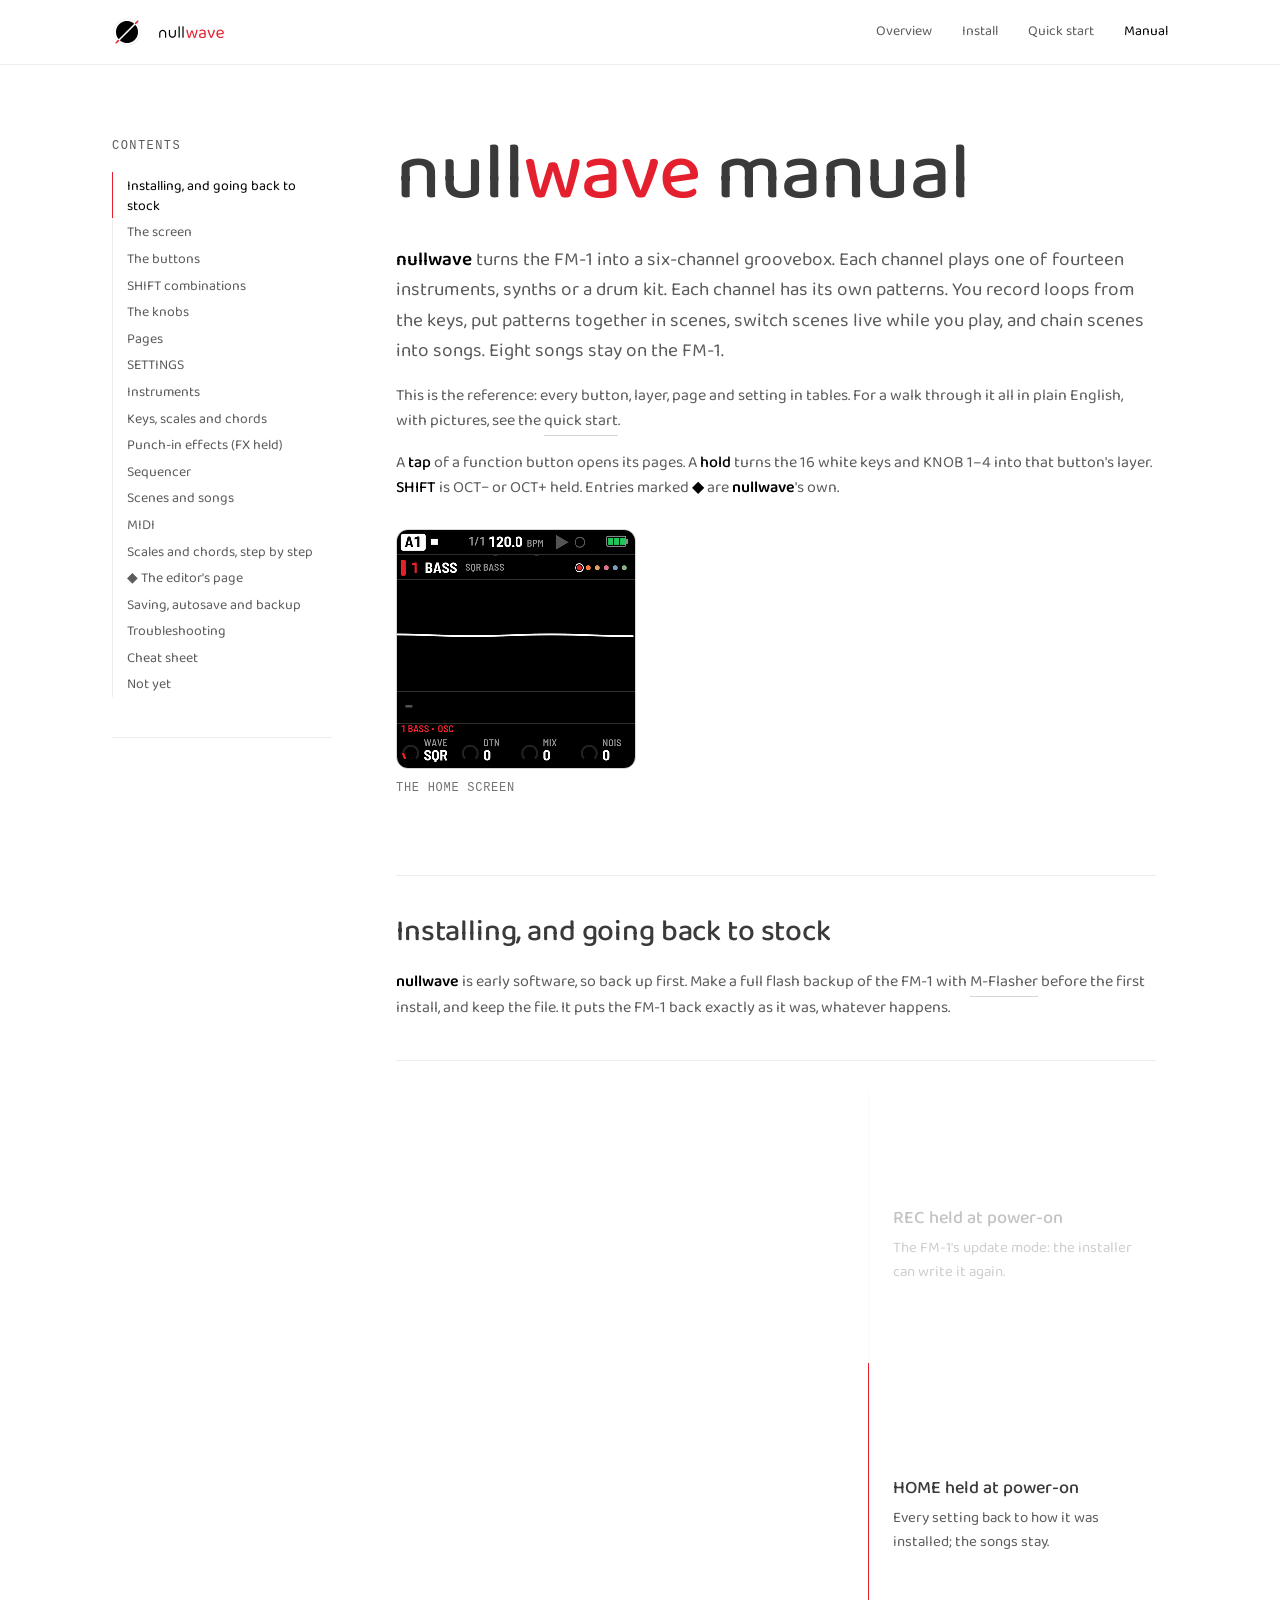
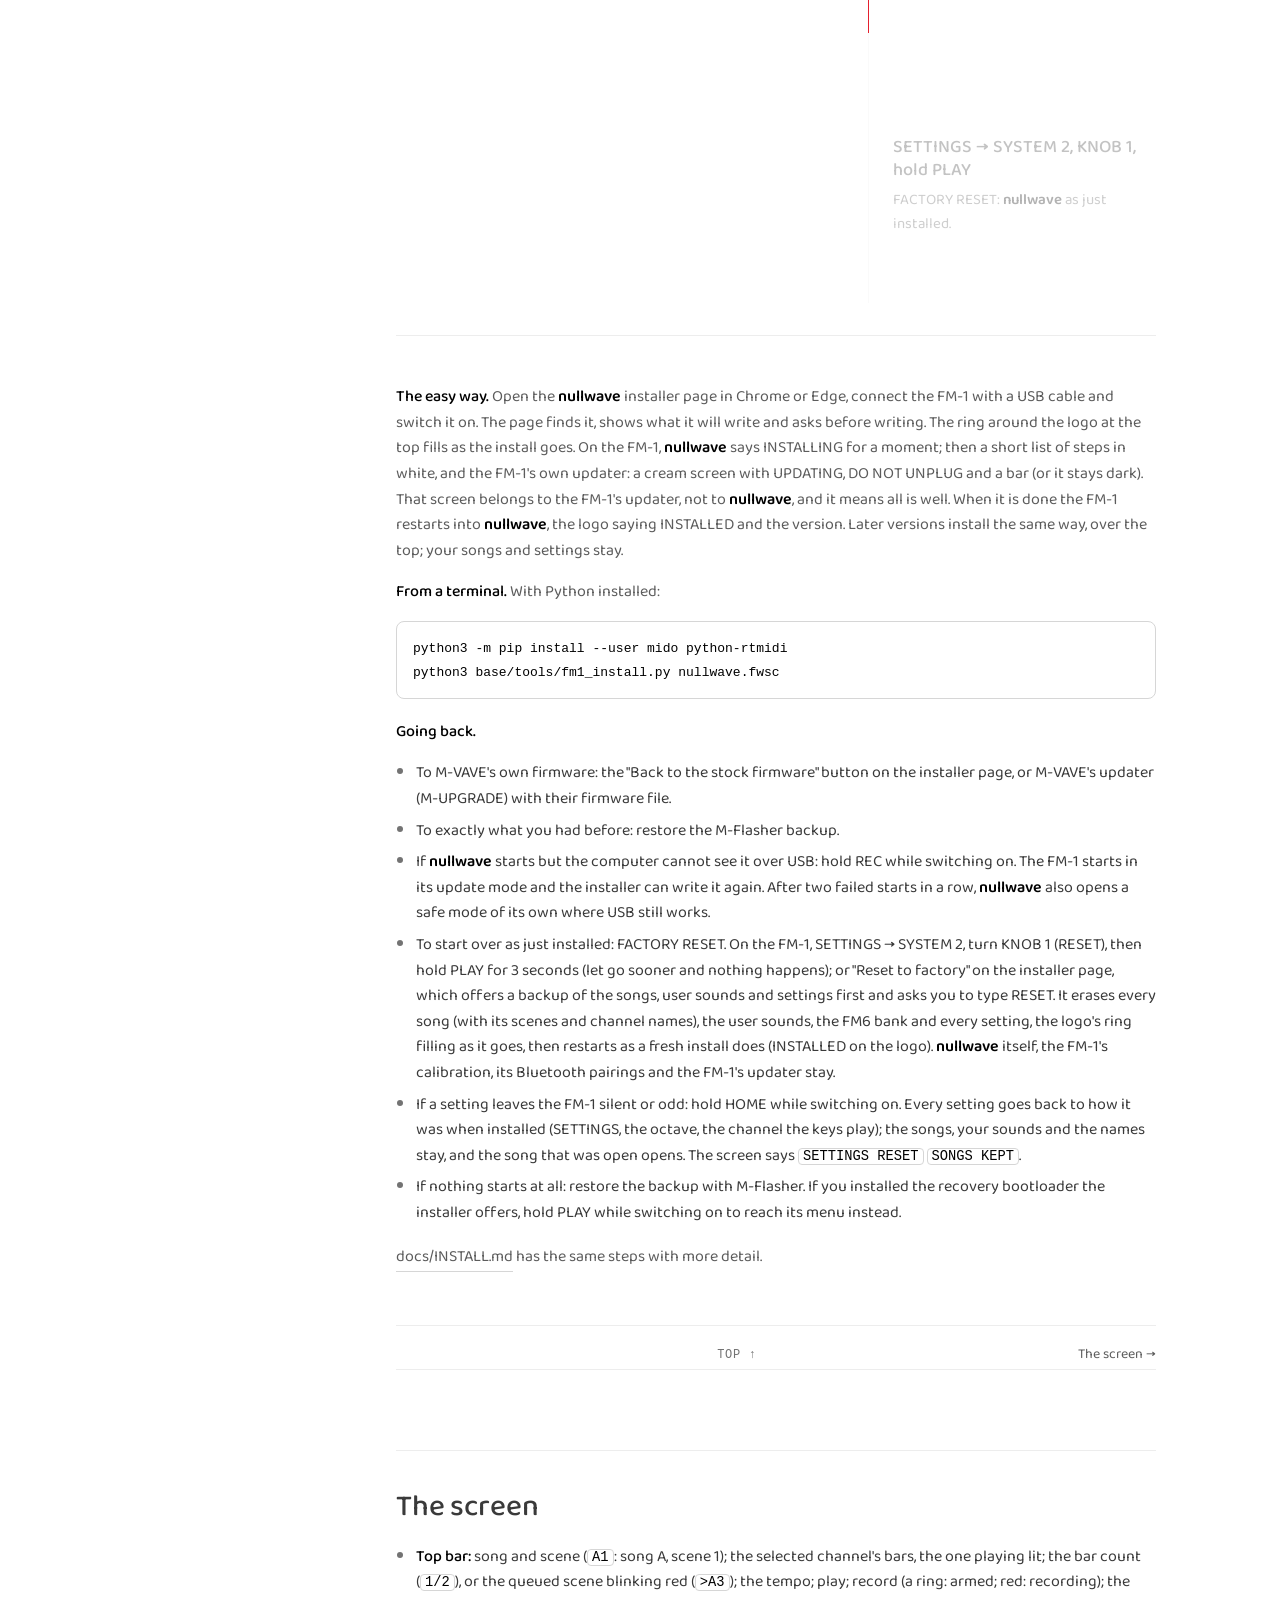
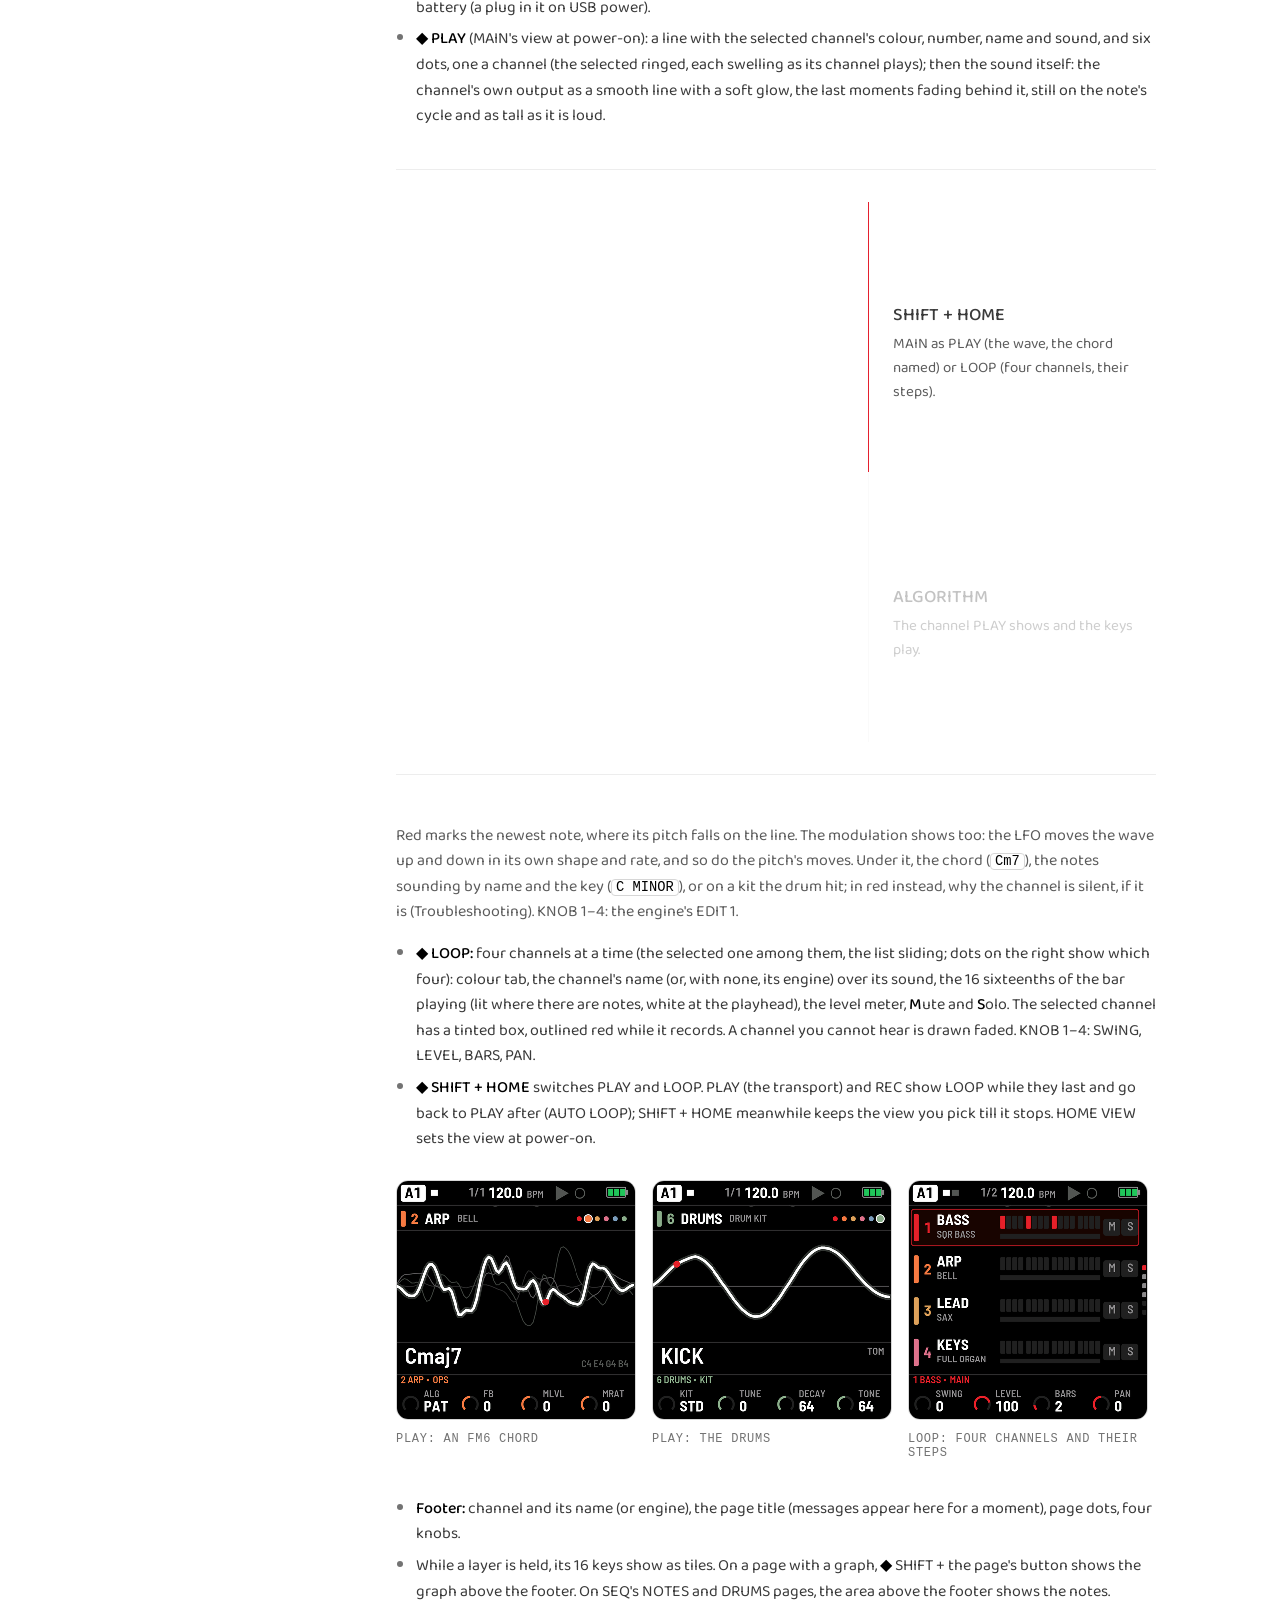
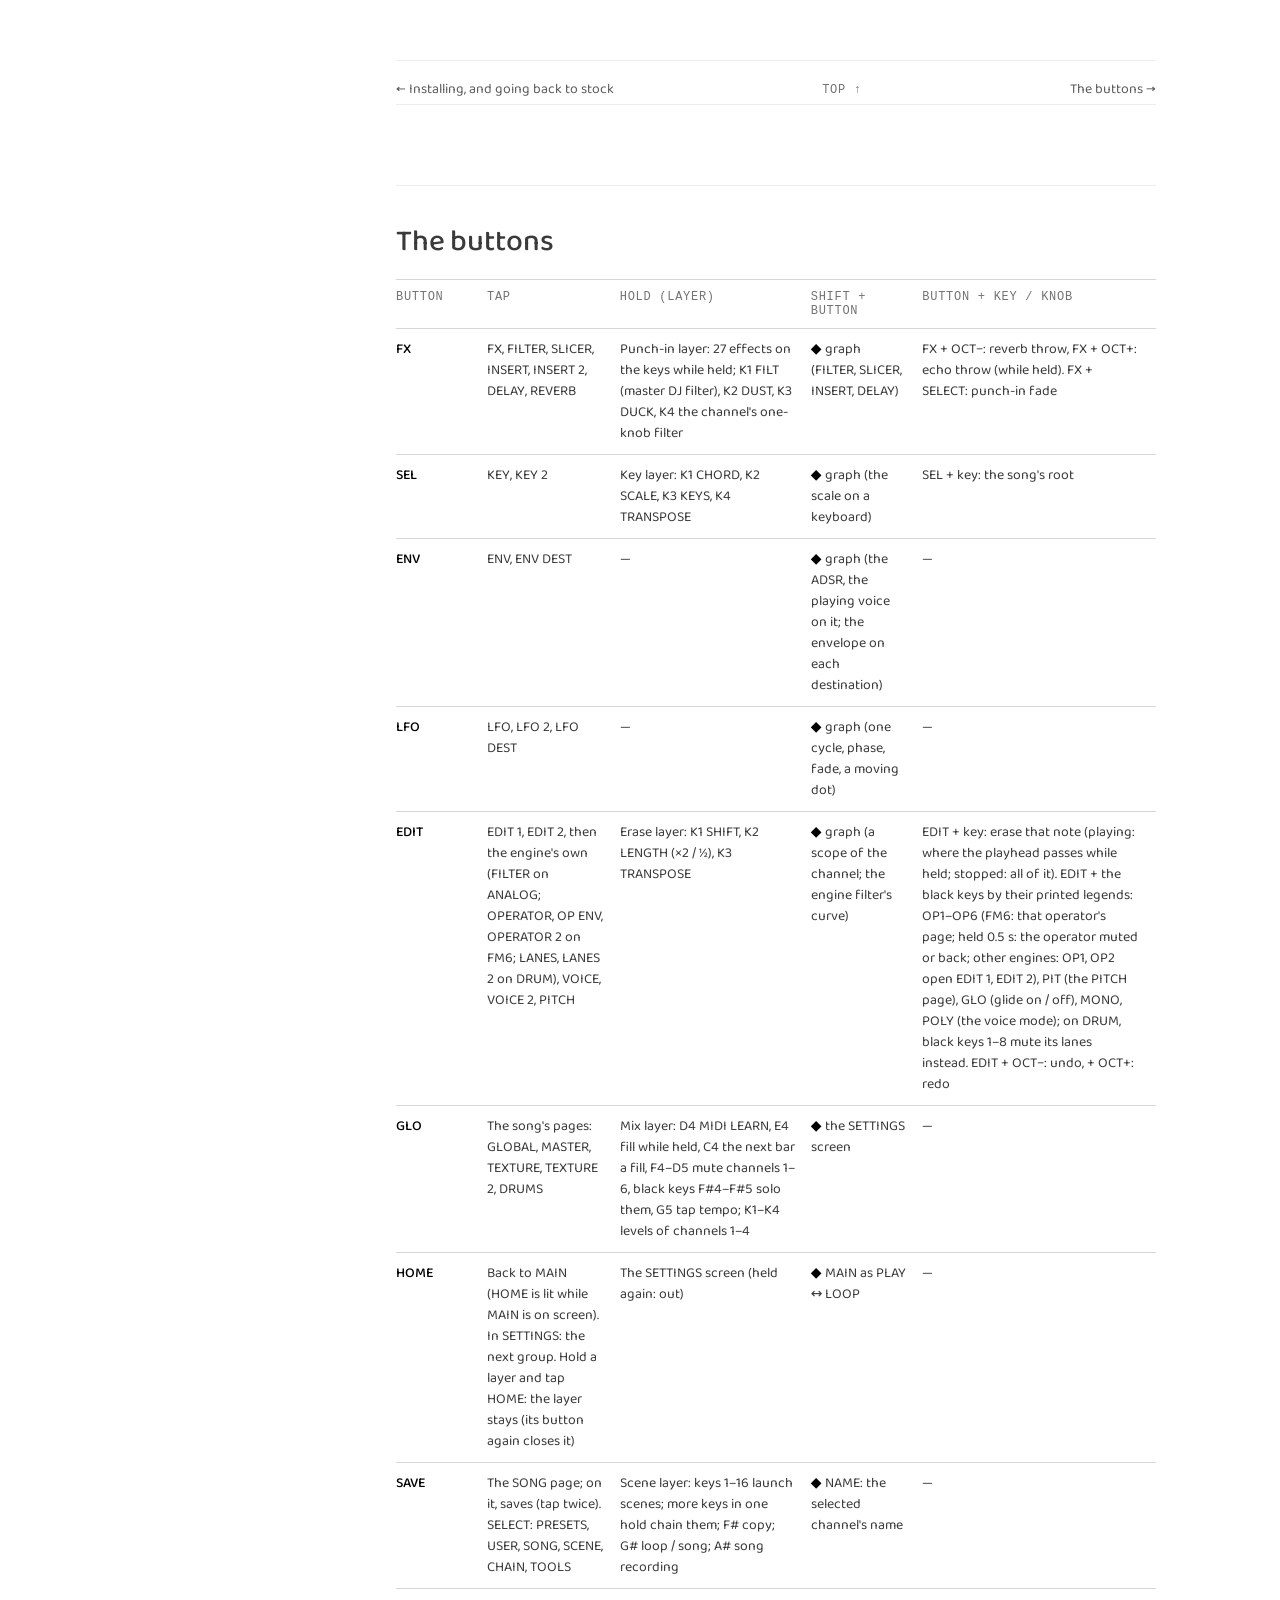
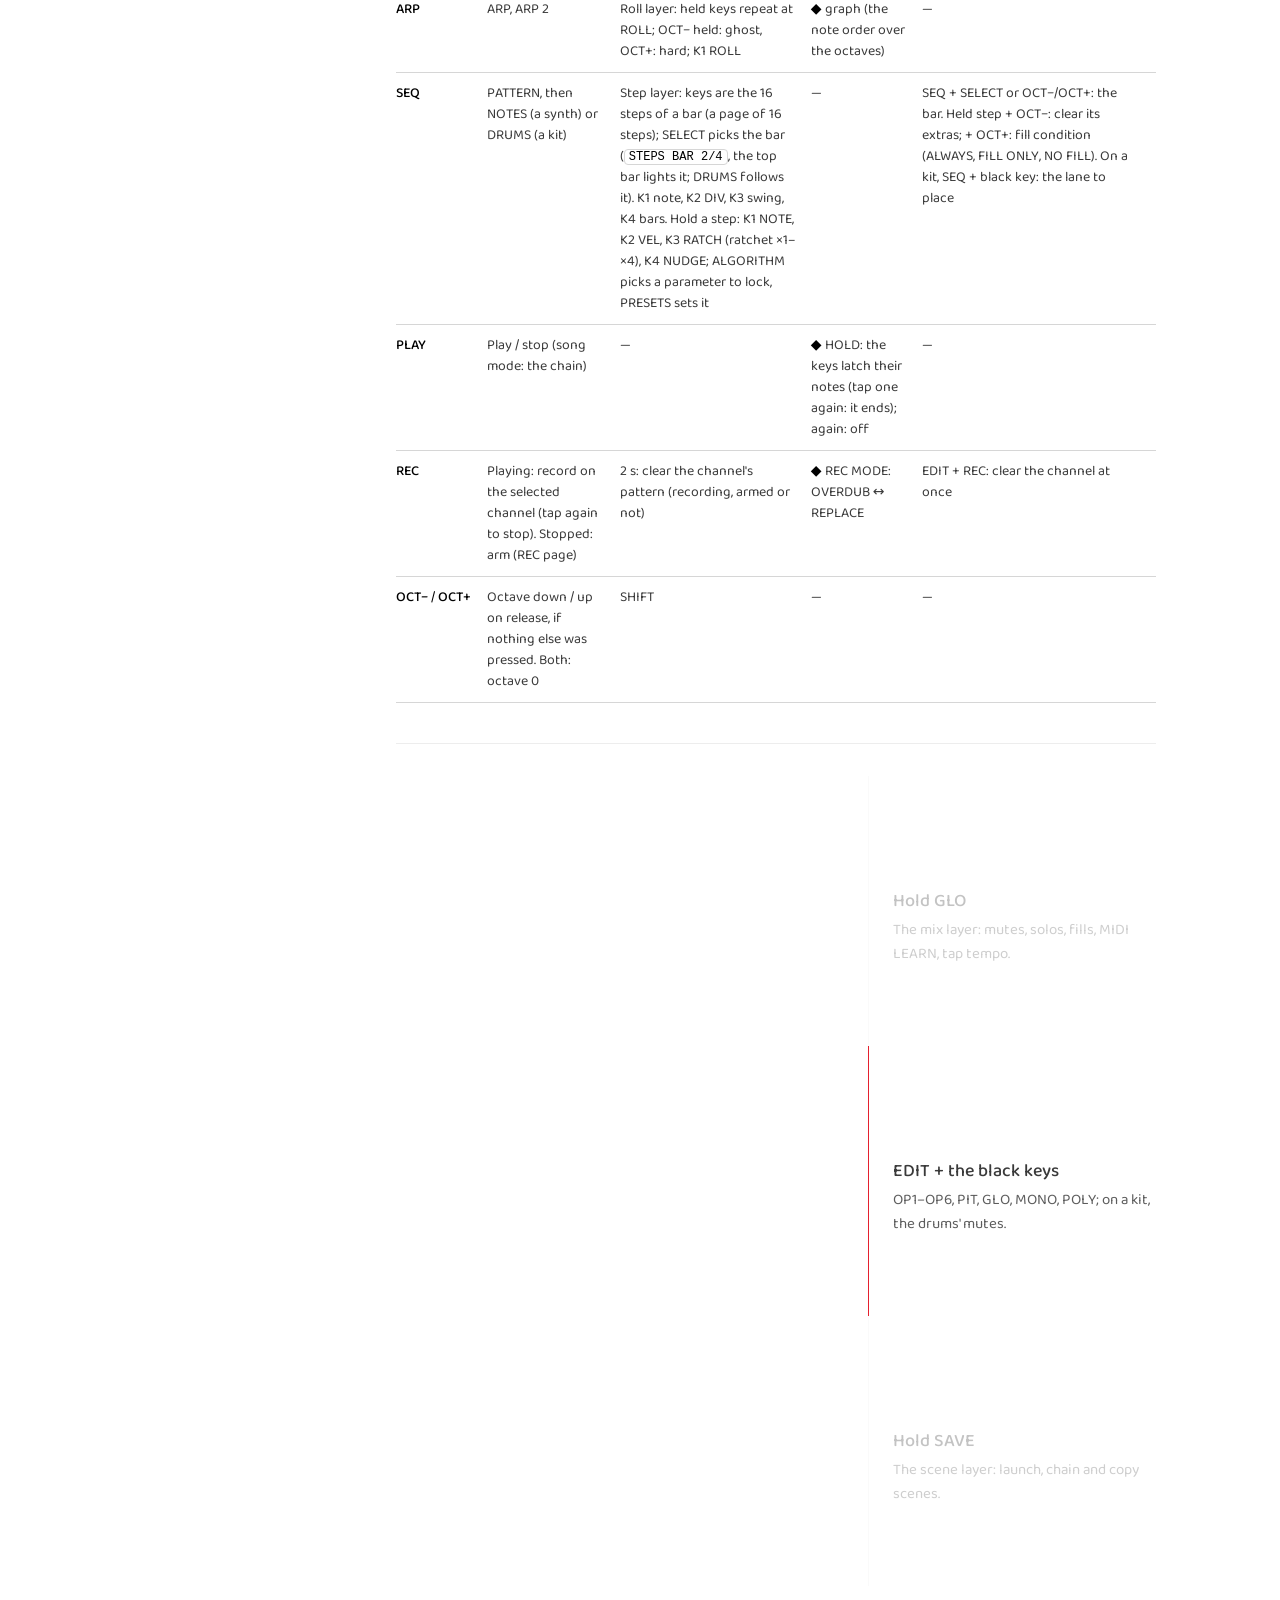
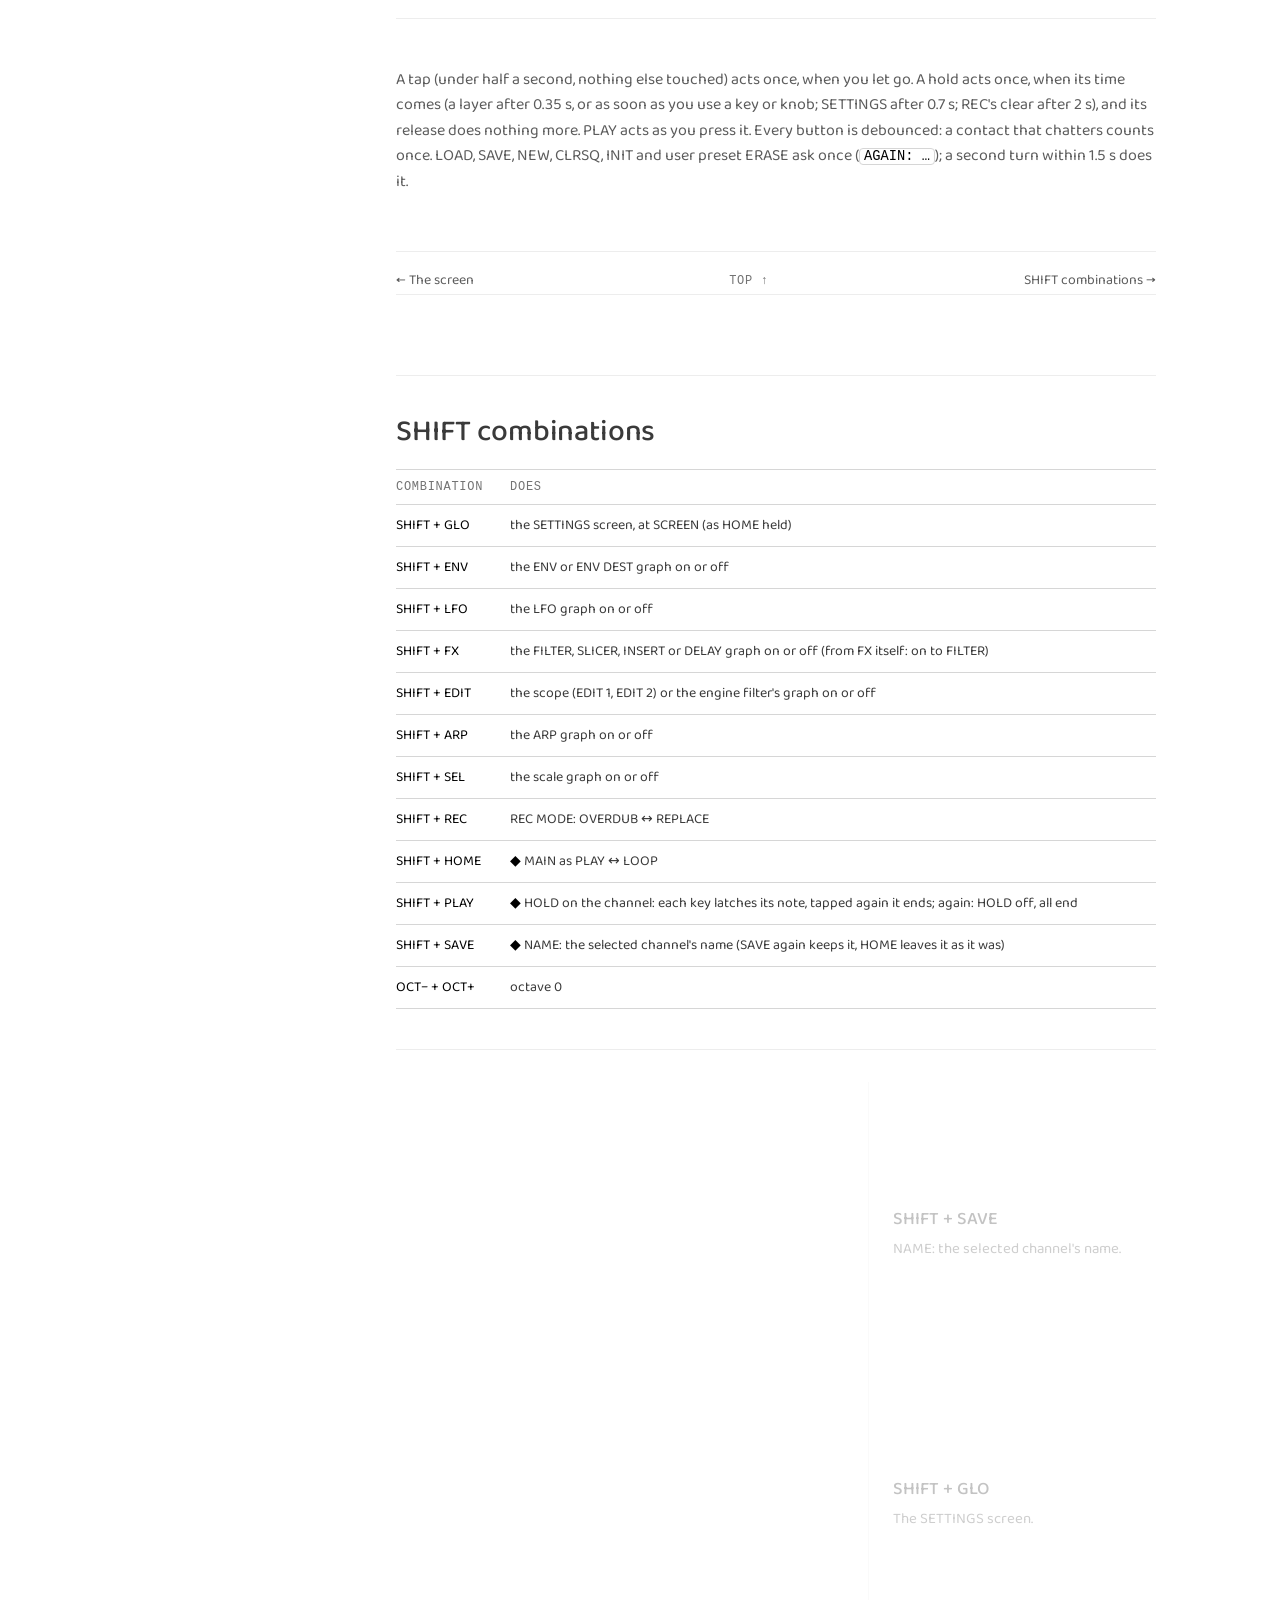
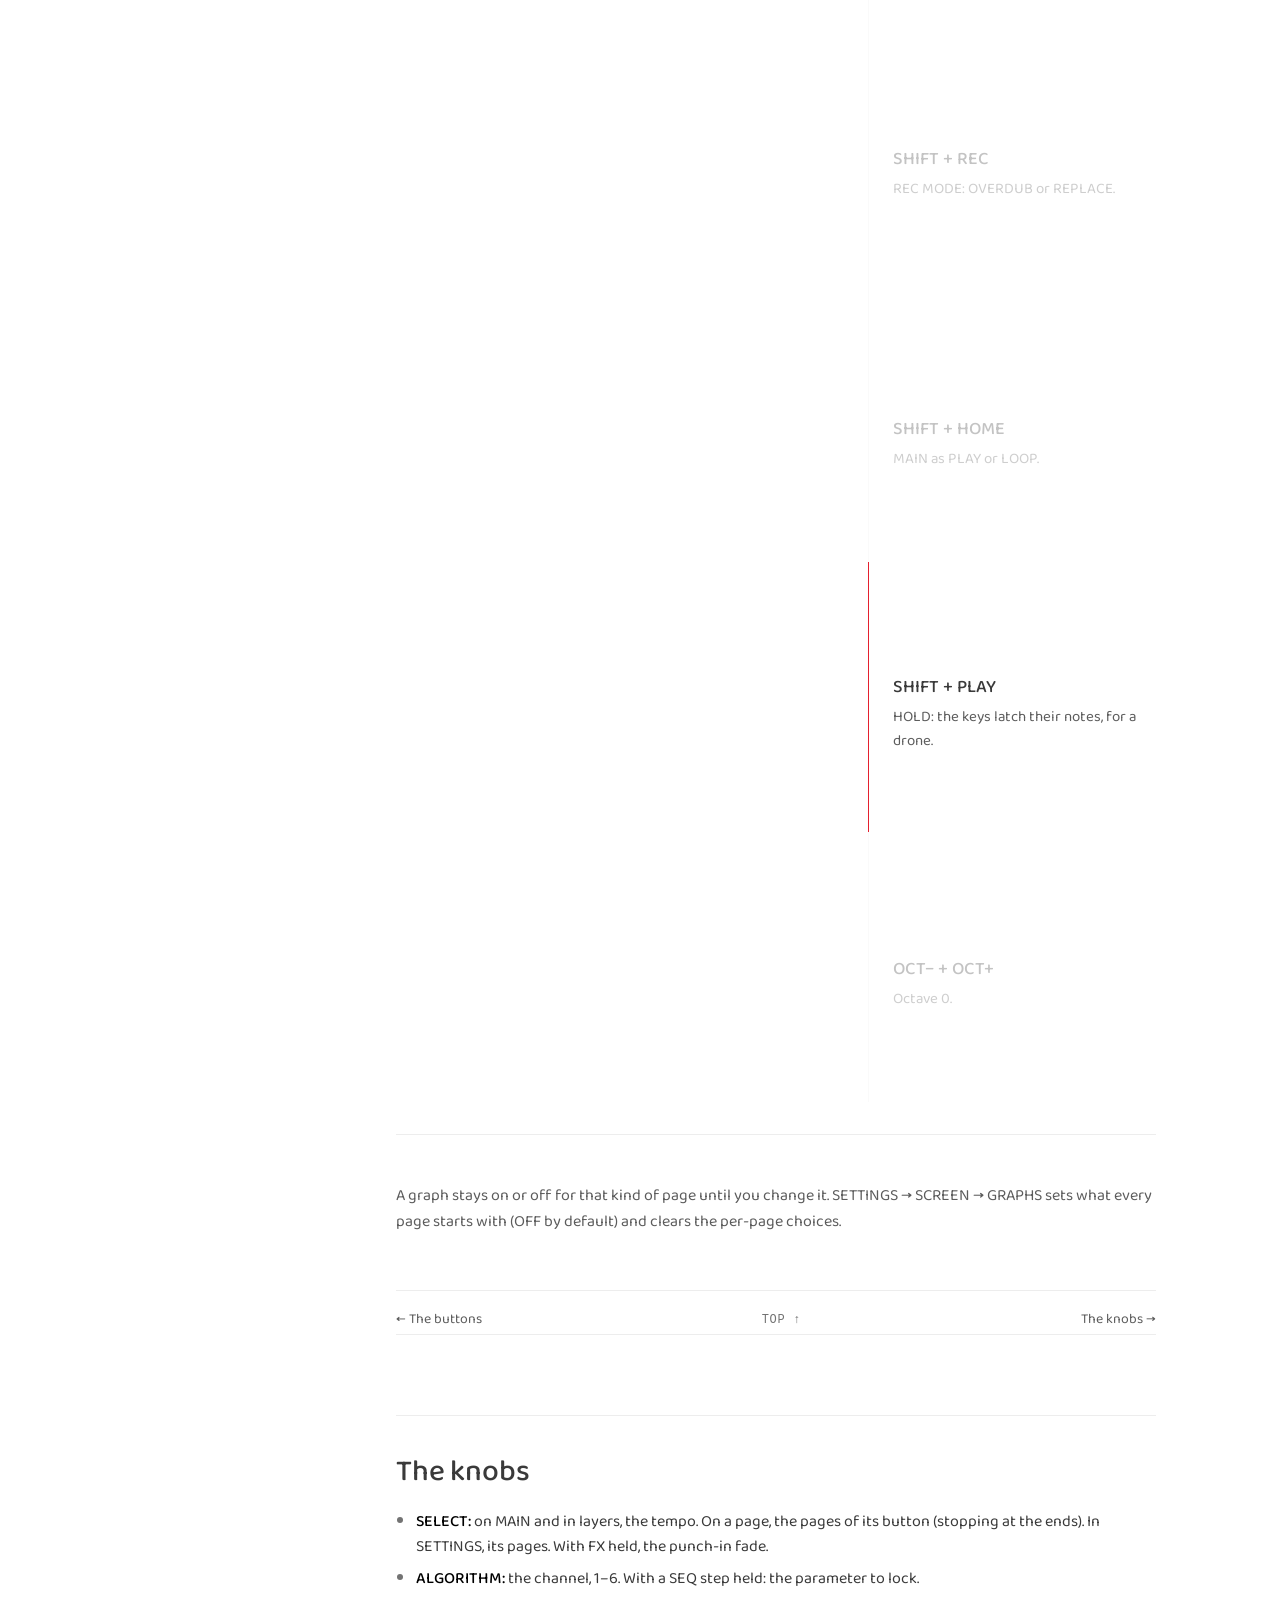
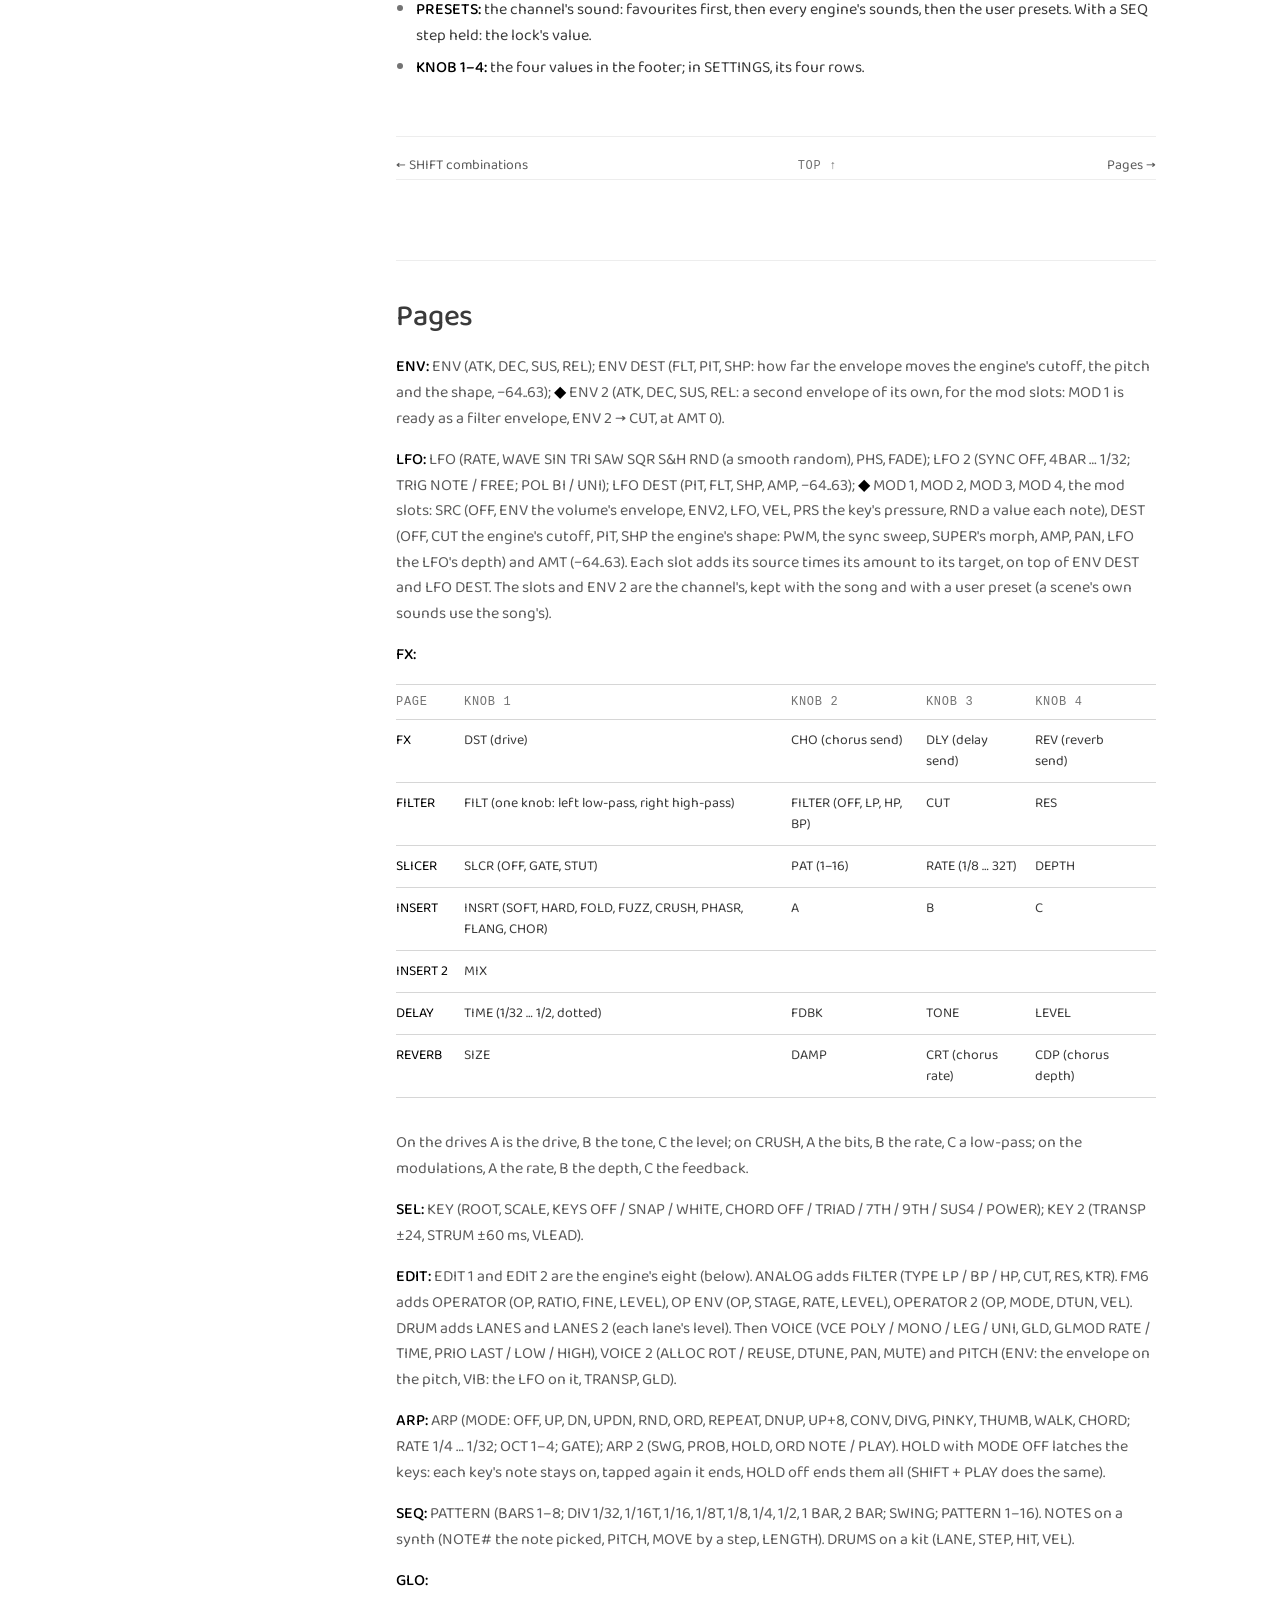
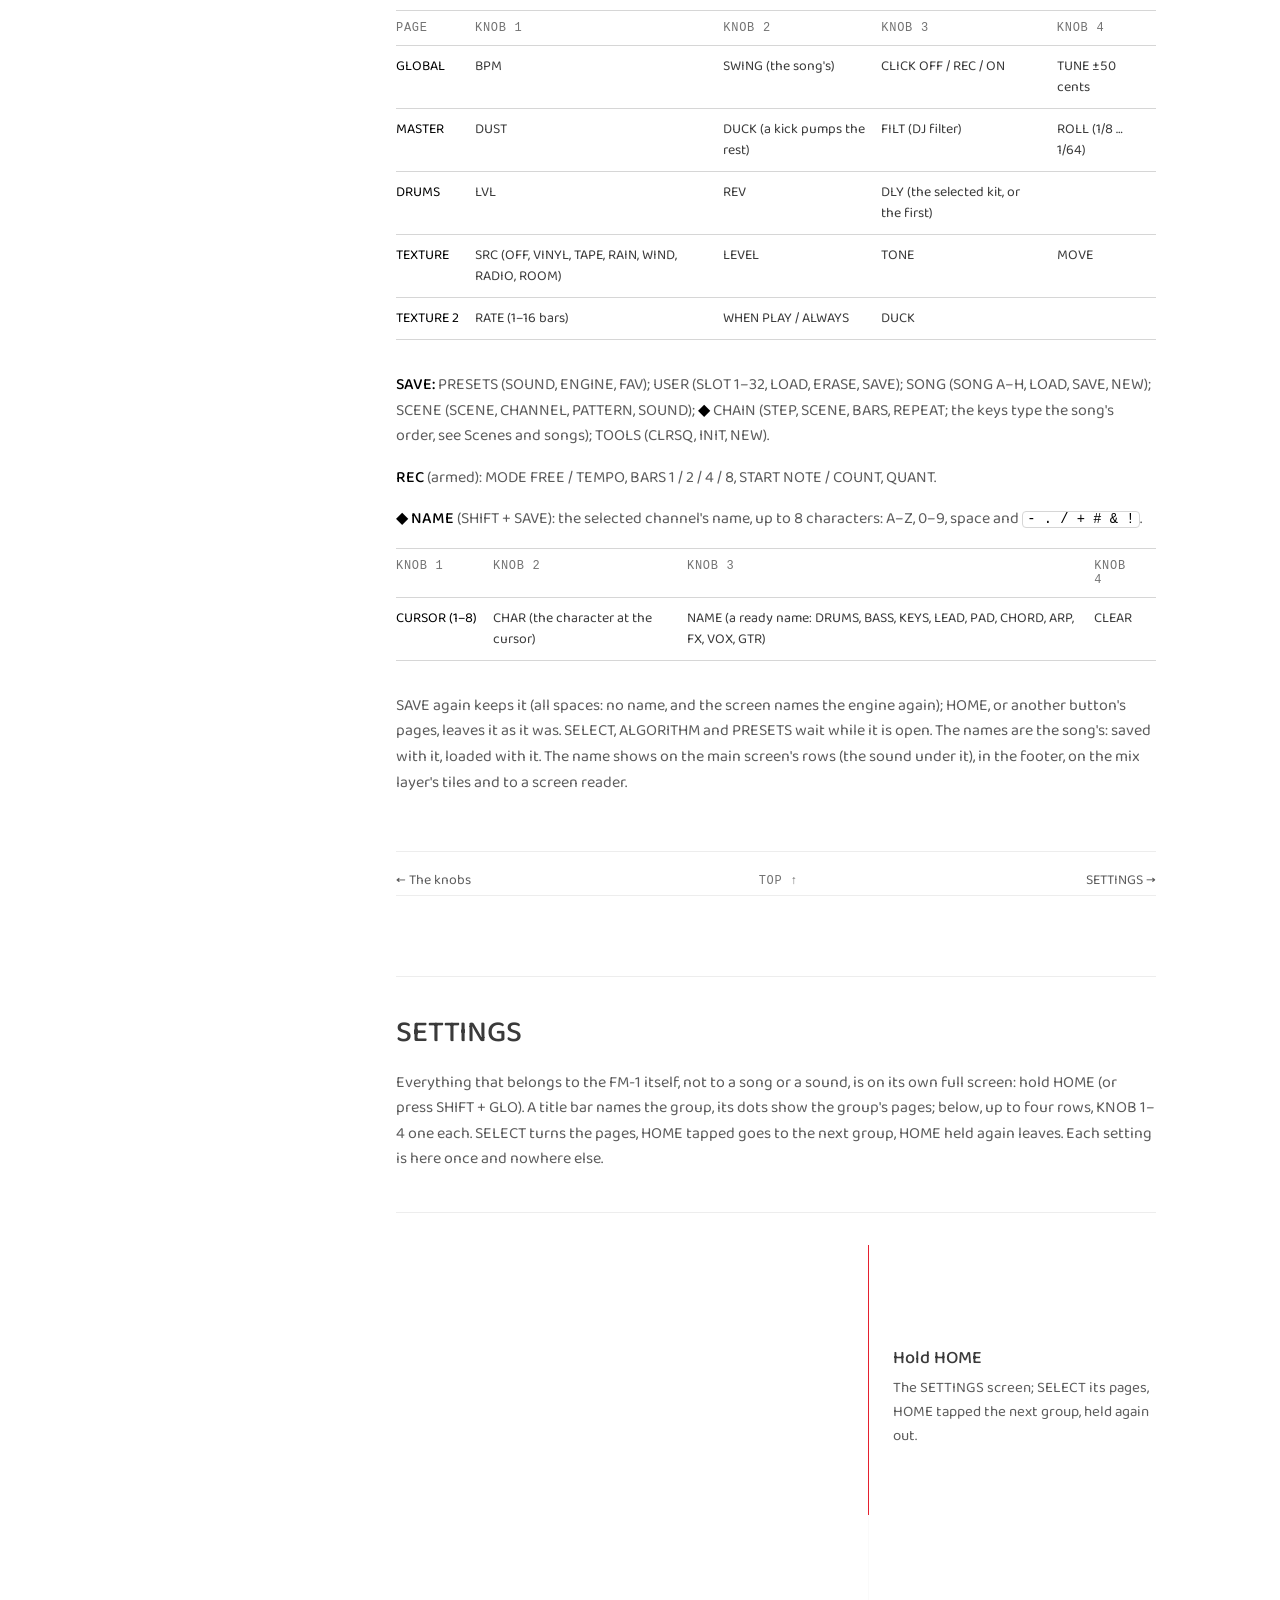
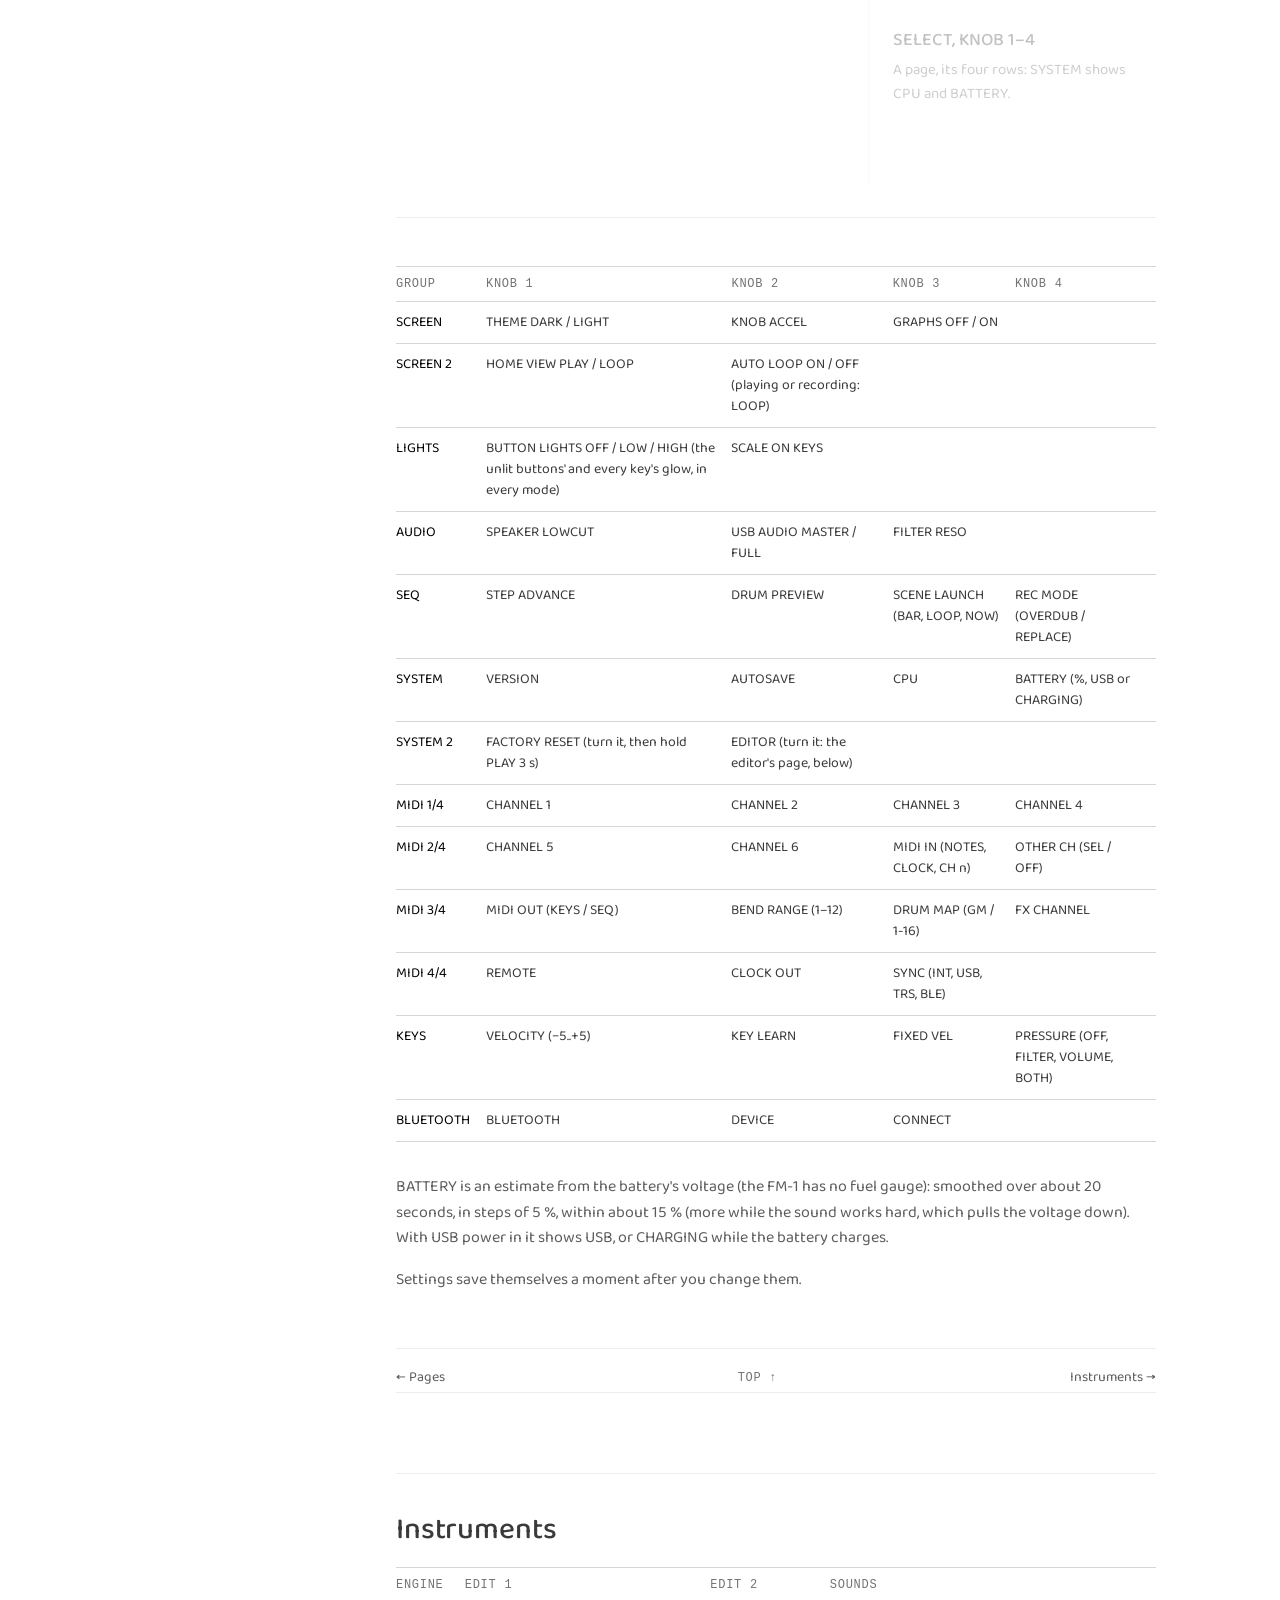
<file: fm1/manual/index.html>
<!doctype html>
<html lang="en">
<head>
<meta charset="utf-8">
<meta name="viewport" content="width=device-width, initial-scale=1">
<title>nullwave fm1 manual</title>
<meta name="description" content="nullwave manual for nullwave, a firmware for the M-VAVE FM-1.">
<!-- nullwave look (tools/brand.py) -->
<style>
:root:root:root { --bg: #000000; --ground: #000000; --paper: #000000; --fg: #FFFFFF; --ink: #FFFFFF; --dim: #8A8A8A; --muted: #8A8A8A; --rule: #333333; --card: #111111; --sheet: #111111; --accent: #E5202E; --on-accent: #FFFFFF; --bad: #E5202E; --focus: #FFFFFF; --hot: #E5202E; --hot-ink: #E5202E; --hot-t: #3A0B0F; --teal: #FFFFFF; --cool: #8A8A8A; --cool-t: #111111; color-scheme: dark; }
@media (prefers-color-scheme: light) { :root:root:root:not([data-theme="dark"]) { --bg: #FFFFFF; --ground: #FFFFFF; --paper: #FFFFFF; --fg: #000000; --ink: #000000; --dim: #5C5C5C; --muted: #5C5C5C; --rule: #D0D0D0; --card: #F2F2F2; --sheet: #F2F2F2; --accent: #E5202E; --on-accent: #FFFFFF; --bad: #E5202E; --focus: #000000; --hot: #E5202E; --hot-ink: #E5202E; --hot-t: #FBD3D6; --teal: #000000; --cool: #5C5C5C; --cool-t: #F2F2F2; color-scheme: light; } }
:root:root:root[data-theme="light"] { --bg: #FFFFFF; --ground: #FFFFFF; --paper: #FFFFFF; --fg: #000000; --ink: #000000; --dim: #5C5C5C; --muted: #5C5C5C; --rule: #D0D0D0; --card: #F2F2F2; --sheet: #F2F2F2; --accent: #E5202E; --on-accent: #FFFFFF; --bad: #E5202E; --focus: #000000; --hot: #E5202E; --hot-ink: #E5202E; --hot-t: #FBD3D6; --teal: #000000; --cool: #5C5C5C; --cool-t: #F2F2F2; color-scheme: light; }
:root:root:root[data-theme="dark"] { --bg: #000000; --ground: #000000; --paper: #000000; --fg: #FFFFFF; --ink: #FFFFFF; --dim: #8A8A8A; --muted: #8A8A8A; --rule: #333333; --card: #111111; --sheet: #111111; --accent: #E5202E; --on-accent: #FFFFFF; --bad: #E5202E; --focus: #FFFFFF; --hot: #E5202E; --hot-ink: #E5202E; --hot-t: #3A0B0F; --teal: #FFFFFF; --cool: #8A8A8A; --cool-t: #111111; color-scheme: dark; }
body { font-family: system-ui, -apple-system, "Segoe UI", Roboto, sans-serif !important; -webkit-font-smoothing: antialiased; }
h1, h2, h3, button, input, select, textarea { font-family: system-ui, -apple-system, "Segoe UI", Roboto, sans-serif !important; }
h1, h2, h3 { letter-spacing: -0.01em; }
code, pre, kbd, samp { font-family: ui-monospace, SFMono-Regular, Menlo, monospace !important; }
a { text-decoration-color: #E5202E; text-underline-offset: 3px; }
.nw-head { margin: 0 0 1.75rem; }
.nw-head a, h1.nw-logo a { display: inline-block; }
a.home { text-decoration: none; line-height: 0; }
a.home img { height: 36px; width: auto; display: block; }
a.home[aria-current=page] { visibility: hidden; }
.nw-head img { height: 48px; width: auto; display: block; }
h1.nw-logo { margin-top: 0; line-height: 0; }
h1.nw-logo img { height: 72px; width: auto; display: block; }
</style>
<!--nw:look-->
<link rel="icon" href="/fm1/favicon.ico" sizes="any">
<link rel="icon" href="/fm1/favicon.svg" type="image/svg+xml">
<link rel="apple-touch-icon" href="/fm1/apple-touch-icon.png">
<link rel="stylesheet" href="/style.css">
<link rel="stylesheet" href="fm1-docs.css?v=0.1.3">
<style>
/* the page between the site's nav and footer */
.nw-page{max-width:760px;margin:0 auto;padding:72px 32px 96px}
@media(max-width:860px){.nw-page{padding:48px 20px 72px}}
.skip{position:absolute;left:16px;top:-100px;z-index:20;background:var(--fg);color:var(--bg);padding:8px 14px;border-radius:0 0 8px 8px}
.skip:focus{top:0}
:focus-visible{outline:2px solid var(--red);outline-offset:3px}
/* the FM-1 drawn for a combination: the drawing, then what to hold (one after another as you scroll, if several) */
.nw-combo{margin:40px 0 48px;padding:32px 0;border-top:1px solid var(--line);border-bottom:1px solid var(--line)}
.tour.nw-combo{grid-template-columns:1.5fr 1fr;gap:40px}
.nw-combo .stick{top:96px}
.nw-combo .fm1-3d{aspect-ratio:3/2}
.nw-combo .feats [data-feature],.nw-combo .feats [data-feature]:first-child{min-height:0;padding:16px 0 16px 24px}
.nw-combo .feats.many [data-feature]{min-height:30vh}
.nw-combo .feats h3{font-size:18px;margin-bottom:6px}
.nw-combo .feats p{font-size:15px;margin:0}
@media(max-width:860px){.tour.nw-combo{grid-template-columns:1fr;gap:0}.nw-combo .stick{top:64px}
  .nw-combo .feats.many [data-feature]{min-height:36vh}}

body,h1,h2,h3,button,input,select,textarea{font-family:var(--sans)!important}   /* (brand.py's faces undone) */
code,pre,kbd,samp{font-family:var(--mono)!important}
.nw-doc>a.home{display:none}
.nw-doc h1{margin:0 0 28px}
.nw-doc>p:first-of-type{font-size:clamp(17px,1.6vw,19px)}
.nw-doc p{margin:0 0 16px}
.nw-doc h2{font-size:clamp(24px,2.8vw,30px);max-width:none;margin:80px 0 20px;padding-top:40px;border-top:1px solid var(--line)}
.nw-doc h2 .num{font:13px var(--mono);color:var(--red);margin-right:16px;vertical-align:.25em;letter-spacing:0}
.nw-doc h3{margin:36px 0 10px}
.nw-doc ul,.nw-doc ol{margin:0 0 18px;padding-left:1.25em}
.nw-doc li{margin:6px 0}
.nw-doc li::marker{color:var(--faint)}
.nw-doc strong{color:var(--fg);font-weight:500}
.nw-doc code{font:.86em var(--mono);color:var(--fg);border:1px solid var(--edge);border-radius:4px;padding:0 4px}
.nw-doc pre{border:1px solid var(--edge);border-radius:8px;padding:14px 16px;overflow-x:auto;margin:0 0 20px;line-height:1.5}
.nw-doc pre code{border:0;padding:0;font-size:13px}
.nw-doc hr{display:none}
.nw-doc .table{overflow-x:auto;margin:12px 0 32px;border-top:1px solid var(--edge)}
.nw-doc table{border-collapse:collapse;width:100%;font-size:14px;line-height:1.5}
.nw-doc th,.nw-doc td{text-align:left;vertical-align:top;padding:10px 16px 10px 0;border-bottom:1px solid var(--edge)}
.nw-doc th{font:12px var(--mono);letter-spacing:.06em;text-transform:uppercase;color:var(--faint);font-weight:400}
.nw-doc td:first-child{color:var(--fg);white-space:nowrap}
.nw-doc .figs{display:grid;grid-template-columns:repeat(auto-fill,minmax(160px,240px));gap:16px;margin:28px 0 36px}
.nw-doc figure{margin:28px 0 36px}
.nw-doc .figs figure{margin:0}
.nw-doc figure.shot img{width:100%;max-width:240px;aspect-ratio:1;border:1px solid var(--edge);border-radius:12px;image-rendering:pixelated;background:#000}
.nw-doc figcaption{font:12px var(--mono);letter-spacing:.06em;text-transform:uppercase;color:var(--faint);margin-top:12px}
.nw-doc figcaption .nb{text-transform:none}   /* (the name stays lowercase) */
.nw-doc nav.contents{position:static;z-index:auto;background:none;backdrop-filter:none;-webkit-backdrop-filter:none;border:0;border-top:1px solid var(--edge);border-bottom:1px solid var(--edge);margin:40px 0;padding:24px 0}
.nw-doc nav.contents h2{font:12px var(--mono);letter-spacing:.1em;text-transform:uppercase;color:var(--faint);margin:0 0 14px;padding:0;border:0}
.nw-doc nav.contents ol{columns:2;column-gap:40px;margin:0;font-size:15px}
@media(max-width:600px){.nw-doc nav.contents ol{columns:1}.nw-doc td:first-child{white-space:normal}}
</style>
<!--/nw:look-->
</head>
<body>
<!--nw:nav--><nav><div class="wrap">
  <a class="brand" href="/" aria-label="nullwave home"><picture><source media="(prefers-color-scheme: dark)" srcset="/assets/mark-dark.svg"><img src="/assets/mark-light.svg" width="30" height="30" alt=""></picture><picture><source media="(prefers-color-scheme: dark)" srcset="/assets/wordmark-dark.svg"><img src="/assets/wordmark-light.svg" height="24" style="width:auto" alt="nullwave"></picture></a>
  <ul><li class="wide"><a href="/fm1/">Overview</a></li><li><a href="/fm1/installer/">Install</a></li><li><a href="/fm1/quick-start/">Quick start</a></li><li><a href="/fm1/manual/" aria-current="page">Manual</a></li></ul>
</div></nav><!--/nw:nav-->
<a class="skip" href="#content">Skip to content</a>
<div class="page">
<div class="nw-docwrap" id="top"><nav id="toc" class="nw-toc" aria-label="Contents"><div class="kicker">Contents</div><ol><li><a href="#installing-and-going-back-to-stock">Installing, and going back to stock</a></li><li><a href="#the-screen">The screen</a></li><li><a href="#the-buttons">The buttons</a></li><li><a href="#shift-combinations">SHIFT combinations</a></li><li><a href="#the-knobs">The knobs</a></li><li><a href="#pages">Pages</a></li><li><a href="#settings">SETTINGS</a></li><li><a href="#instruments">Instruments</a></li><li><a href="#keys-scales-and-chords">Keys, scales and chords</a></li><li><a href="#punch-in-effects-fx-held">Punch-in effects (FX held)</a></li><li><a href="#sequencer">Sequencer</a></li><li><a href="#scenes-and-songs">Scenes and songs</a></li><li><a href="#midi">MIDI</a></li><li><a href="#scales-and-chords-step-by-step">Scales and chords, step by step</a></li><li><a href="#the-editor-s-page">◆ The editor's page</a></li><li><a href="#saving-autosave-and-backup">Saving, autosave and backup</a></li><li><a href="#troubleshooting">Troubleshooting</a></li><li><a href="#cheat-sheet">Cheat sheet</a></li><li><a href="#not-yet">Not yet</a></li></ol></nav><div class="nw-bar"><span class="here" aria-live="polite"></span><button type="button" aria-haspopup="dialog">Contents</button></div><main id="content" class="nw-page nw-doc" tabindex="-1">
<a class="home" href="/fm1/"><picture><source srcset="/assets/logotype-light.svg" media="(prefers-color-scheme: light)"><img src="/assets/logotype-dark.svg" width="101" height="36" alt="nullwave"></picture></a>
<h1>null<span class="w">wave</span> manual</h1>
<p><b class="nb">nullwave</b> turns the FM-1 into a six-channel groovebox. Each channel plays one of fourteen instruments, synths or a drum kit. Each channel has its own patterns. You record loops from the keys, put patterns together in scenes, switch scenes live while you play, and chain scenes into songs. Eight songs stay on the FM-1.</p>
<p>This is the reference: every button, layer, page and setting in tables. For a walk through it all in plain English, with pictures, see the <a href="https://nullwave.cc/fm1/quick-start/">quick start</a>.</p>
<p>A <strong>tap</strong> of a function button opens its pages. A <strong>hold</strong> turns the 16 white keys and KNOB 1–4 into that button's layer. <strong>SHIFT</strong> is OCT− or OCT+ held. Entries marked <strong>◆</strong> are <b class="nb">nullwave</b>'s own.</p>
<div class="figs"><figure class="shot"><img src="img/screen-ready.png?v=0.1.3" srcset="img/screen-ready.png?v=0.1.3 480w, img/hd/screen-ready.webp?v=0.1.3 960w" sizes="(max-width: 600px) 72vw, 240px" alt="The home screen" loading="lazy"><figcaption>The home screen</figcaption></figure></div>
<h2 id="installing-and-going-back-to-stock" data-title="Installing, and going back to stock">Installing, and going back to stock<a class="nw-anchor" href="#installing-and-going-back-to-stock" aria-label="Link to Installing, and going back to stock">#</a></h2>
<p><b class="nb">nullwave</b> is early software, so back up first. Make a full flash backup of the FM-1 with <a href="https://github.com/jvitkauskas/m-flasher">M-Flasher</a> before the first install, and keep the file. It puts the FM-1 back exactly as it was, whatever happens.</p>
<!--nw:combo--><div class="tour nw-combo"><div class="stick"><div class="fm1-3d" data-mode="tour" data-screens="INSTALLED"></div></div><div class="feats many"><div data-feature data-on="REC,SCREEN"><h3 class="nw-ft">REC held at power-on</h3><p>The FM-1's update mode: the installer can write it again.</p></div><div data-feature data-on="HOME,SCREEN"><h3 class="nw-ft">HOME held at power-on</h3><p>Every setting back to how it was installed; the songs stay.</p></div><div data-feature data-on="HOME,SELECT,KNOB1,PLAY STOP"><h3 class="nw-ft">SETTINGS → SYSTEM 2, KNOB 1, hold PLAY</h3><p>FACTORY RESET: <b class="nb">nullwave</b> as just installed.</p></div></div></div><!--/nw:combo-->

<p><strong>The easy way.</strong> Open the <b class="nb">nullwave</b> installer page in Chrome or Edge, connect the FM-1 with a USB cable and switch it on. The page finds it, shows what it will write and asks before writing. The ring around the logo at the top fills as the install goes. On the FM-1, <b class="nb">nullwave</b> says INSTALLING for a moment; then a short list of steps in white, and the FM-1's own updater: a cream screen with UPDATING, DO NOT UNPLUG and a bar (or it stays dark). That screen belongs to the FM-1's updater, not to <b class="nb">nullwave</b>, and it means all is well. When it is done the FM-1 restarts into <b class="nb">nullwave</b>, the logo saying INSTALLED and the version. Later versions install the same way, over the top; your songs and settings stay.</p>
<p><strong>From a terminal.</strong> With Python installed:</p>
<pre tabindex="0" role="region" aria-label="Command: Installing, and going back to stock"><code>python3 -m pip install --user mido python-rtmidi
python3 base/tools/fm1_install.py nullwave.fwsc</code></pre>
<p><strong>Going back.</strong></p>
<ul><li>To M-VAVE's own firmware: the "Back to the stock firmware" button on the installer page, or M-VAVE's updater (M-UPGRADE) with their firmware file.</li><li>To exactly what you had before: restore the M-Flasher backup.</li><li>If <b class="nb">nullwave</b> starts but the computer cannot see it over USB: hold REC while switching on. The FM-1 starts in its update mode and the installer can write it again. After two failed starts in a row, <b class="nb">nullwave</b> also opens a safe mode of its own where USB still works.</li><li>To start over as just installed: FACTORY RESET. On the FM-1, SETTINGS → SYSTEM 2, turn KNOB 1 (RESET), then hold PLAY for 3 seconds (let go sooner and nothing happens); or "Reset to factory" on the installer page, which offers a backup of the songs, user sounds and settings first and asks you to type RESET. It erases every song (with its scenes and channel names), the user sounds, the FM6 bank and every setting, the logo's ring filling as it goes, then restarts as a fresh install does (INSTALLED on the logo). <b class="nb">nullwave</b> itself, the FM-1's calibration, its Bluetooth pairings and the FM-1's updater stay.</li><li>If a setting leaves the FM-1 silent or odd: hold HOME while switching on. Every setting goes back to how it was when installed (SETTINGS, the octave, the channel the keys play); the songs, your sounds and the names stay, and the song that was open opens. The screen says <code>SETTINGS RESET</code> <code>SONGS KEPT</code>.</li><li>If nothing starts at all: restore the backup with M-Flasher. If you installed the recovery bootloader the installer offers, hold PLAY while switching on to reach its menu instead.</li></ul>
<p><a href="https://github.com/nullwave-cc/fm1/blob/main/docs/INSTALL.md">docs/INSTALL.md</a> has the same steps with more detail.</p>
<nav class="nw-pn" aria-label="Sections"><span></span><a class="up" href="#top">Top ↑</a><a class="next" href="#the-screen">The screen →</a></nav>
<h2 id="the-screen" data-title="The screen">The screen<a class="nw-anchor" href="#the-screen" aria-label="Link to The screen">#</a></h2>
<ul><li><strong>Top bar:</strong> song and scene (<code>A1</code>: song A, scene 1); the selected channel's bars, the one playing lit; the bar count (<code>1/2</code>), or the queued scene blinking red (<code>&gt;A3</code>); the tempo; play; record (a ring: armed; red: recording); the battery (a plug in it on USB power).</li><li><strong>◆ PLAY</strong> (MAIN's view at power-on): a line with the selected channel's colour, number, name and sound, and six dots, one a channel (the selected ringed, each swelling as its channel plays); then the sound itself: the channel's own output as a smooth line with a soft glow, the last moments fading behind it, still on the note's cycle and as tall as it is loud.</li></ul>
<!--nw:combo--><div class="tour nw-combo"><div class="stick"><div class="fm1-3d" data-mode="tour" data-screens="PLAY_FM6"></div></div><div class="feats many"><div data-feature data-on="OCT-,HOME"><h3 class="nw-ft">SHIFT + HOME</h3><p>MAIN as PLAY (the wave, the chord named) or LOOP (four channels, their steps).</p></div><div data-feature data-on="ALGORITHM"><h3 class="nw-ft">ALGORITHM</h3><p>The channel PLAY shows and the keys play.</p></div></div></div><!--/nw:combo-->

<p>Red marks the newest note, where its pitch falls on the line. The modulation shows too: the LFO moves the wave up and down in its own shape and rate, and so do the pitch's moves. Under it, the chord (<code>Cm7</code>), the notes sounding by name and the key (<code>C MINOR</code>), or on a kit the drum hit; in red instead, why the channel is silent, if it is (Troubleshooting). KNOB 1–4: the engine's EDIT 1.</p>
<ul><li><strong>◆ LOOP:</strong> four channels at a time (the selected one among them, the list sliding; dots on the right show which four): colour tab, the channel's name (or, with none, its engine) over its sound, the 16 sixteenths of the bar playing (lit where there are notes, white at the playhead), the level meter, <strong>M</strong>ute and <strong>S</strong>olo. The selected channel has a tinted box, outlined red while it records. A channel you cannot hear is drawn faded. KNOB 1–4: SWING, LEVEL, BARS, PAN.</li><li><strong>◆ SHIFT + HOME</strong> switches PLAY and LOOP. PLAY (the transport) and REC show LOOP while they last and go back to PLAY after (AUTO LOOP); SHIFT + HOME meanwhile keeps the view you pick till it stops. HOME VIEW sets the view at power-on.</li></ul>
<div class="figs"><figure class="shot"><img src="img/PLAY_FM6.png?v=0.1.3" srcset="img/PLAY_FM6.png?v=0.1.3 480w, img/hd/PLAY_FM6.webp?v=0.1.3 960w" sizes="(max-width: 600px) 72vw, 240px" alt="PLAY: an FM6 chord" loading="lazy"><figcaption>PLAY: an FM6 chord</figcaption></figure><figure class="shot"><img src="img/PLAY_DRUM.png?v=0.1.3" srcset="img/PLAY_DRUM.png?v=0.1.3 480w, img/hd/PLAY_DRUM.webp?v=0.1.3 960w" sizes="(max-width: 600px) 72vw, 240px" alt="PLAY: the drums" loading="lazy"><figcaption>PLAY: the drums</figcaption></figure><figure class="shot"><img src="img/LOOP_MAIN.png?v=0.1.3" srcset="img/LOOP_MAIN.png?v=0.1.3 480w, img/hd/LOOP_MAIN.webp?v=0.1.3 960w" sizes="(max-width: 600px) 72vw, 240px" alt="LOOP: four channels and their steps" loading="lazy"><figcaption>LOOP: four channels and their steps</figcaption></figure></div>
<ul><li><strong>Footer:</strong> channel and its name (or engine), the page title (messages appear here for a moment), page dots, four knobs.</li><li>While a layer is held, its 16 keys show as tiles. On a page with a graph, <strong>◆</strong> SHIFT + the page's button shows the graph above the footer. On SEQ's NOTES and DRUMS pages, the area above the footer shows the notes.</li></ul>
<nav class="nw-pn" aria-label="Sections"><a class="prev" href="#installing-and-going-back-to-stock">← Installing, and going back to stock</a><a class="up" href="#top">Top ↑</a><a class="next" href="#the-buttons">The buttons →</a></nav>
<h2 id="the-buttons" data-title="The buttons">The buttons<a class="nw-anchor" href="#the-buttons" aria-label="Link to The buttons">#</a></h2>
<div class="table" tabindex="0" role="region" aria-label="Table: The buttons (Button, Tap, Hold (layer), SHIFT + button, Button + key / knob)"><table><thead><tr><th>Button</th><th>Tap</th><th>Hold (layer)</th><th>SHIFT + button</th><th>Button + key / knob</th></tr></thead><tbody><tr><td><strong>FX</strong></td><td>FX, FILTER, SLICER, INSERT, INSERT 2, DELAY, REVERB</td><td>Punch-in layer: 27 effects on the keys while held; K1 FILT (master DJ filter), K2 DUST, K3 DUCK, K4 the channel's one-knob filter</td><td><strong>◆</strong> graph (FILTER, SLICER, INSERT, DELAY)</td><td>FX + OCT−: reverb throw, FX + OCT+: echo throw (while held). FX + SELECT: punch-in fade</td></tr><tr><td><strong>SEL</strong></td><td>KEY, KEY 2</td><td>Key layer: K1 CHORD, K2 SCALE, K3 KEYS, K4 TRANSPOSE</td><td><strong>◆</strong> graph (the scale on a keyboard)</td><td>SEL + key: the song's root</td></tr><tr><td><strong>ENV</strong></td><td>ENV, ENV DEST</td><td>—</td><td><strong>◆</strong> graph (the ADSR, the playing voice on it; the envelope on each destination)</td><td>—</td></tr><tr><td><strong>LFO</strong></td><td>LFO, LFO 2, LFO DEST</td><td>—</td><td><strong>◆</strong> graph (one cycle, phase, fade, a moving dot)</td><td>—</td></tr><tr><td><strong>EDIT</strong></td><td>EDIT 1, EDIT 2, then the engine's own (FILTER on ANALOG; OPERATOR, OP ENV, OPERATOR 2 on FM6; LANES, LANES 2 on DRUM), VOICE, VOICE 2, PITCH</td><td>Erase layer: K1 SHIFT, K2 LENGTH (×2 / ½), K3 TRANSPOSE</td><td><strong>◆</strong> graph (a scope of the channel; the engine filter's curve)</td><td>EDIT + key: erase that note (playing: where the playhead passes while held; stopped: all of it). EDIT + the black keys by their printed legends: OP1–OP6 (FM6: that operator's page; held 0.5 s: the operator muted or back; other engines: OP1, OP2 open EDIT 1, EDIT 2), PIT (the PITCH page), GLO (glide on / off), MONO, POLY (the voice mode); on DRUM, black keys 1–8 mute its lanes instead. EDIT + OCT−: undo, + OCT+: redo</td></tr><tr><td><strong>GLO</strong></td><td>The song's pages: GLOBAL, MASTER, TEXTURE, TEXTURE 2, DRUMS</td><td>Mix layer: D4 MIDI LEARN, E4 fill while held, C4 the next bar a fill, F4–D5 mute channels 1–6, black keys F#4–F#5 solo them, G5 tap tempo; K1–K4 levels of channels 1–4</td><td><strong>◆</strong> the SETTINGS screen</td><td>—</td></tr><tr><td><strong>HOME</strong></td><td>Back to MAIN (HOME is lit while MAIN is on screen). In SETTINGS: the next group. Hold a layer and tap HOME: the layer stays (its button again closes it)</td><td>The SETTINGS screen (held again: out)</td><td><strong>◆</strong> MAIN as PLAY ↔ LOOP</td><td>—</td></tr><tr><td><strong>SAVE</strong></td><td>The SONG page; on it, saves (tap twice). SELECT: PRESETS, USER, SONG, SCENE, CHAIN, TOOLS</td><td>Scene layer: keys 1–16 launch scenes; more keys in one hold chain them; F# copy; G# loop / song; A# song recording</td><td><strong>◆</strong> NAME: the selected channel's name</td><td>—</td></tr><tr><td><strong>ARP</strong></td><td>ARP, ARP 2</td><td>Roll layer: held keys repeat at ROLL; OCT− held: ghost, OCT+: hard; K1 ROLL</td><td><strong>◆</strong> graph (the note order over the octaves)</td><td>—</td></tr><tr><td><strong>SEQ</strong></td><td>PATTERN, then NOTES (a synth) or DRUMS (a kit)</td><td>Step layer: keys are the 16 steps of a bar (a page of 16 steps); SELECT picks the bar (<code>STEPS BAR 2/4</code>, the top bar lights it; DRUMS follows it). K1 note, K2 DIV, K3 swing, K4 bars. Hold a step: K1 NOTE, K2 VEL, K3 RATCH (ratchet ×1–×4), K4 NUDGE; ALGORITHM picks a parameter to lock, PRESETS sets it</td><td>—</td><td>SEQ + SELECT or OCT−/OCT+: the bar. Held step + OCT−: clear its extras; + OCT+: fill condition (ALWAYS, FILL ONLY, NO FILL). On a kit, SEQ + black key: the lane to place</td></tr><tr><td><strong>PLAY</strong></td><td>Play / stop (song mode: the chain)</td><td>—</td><td><strong>◆</strong> HOLD: the keys latch their notes (tap one again: it ends); again: off</td><td>—</td></tr><tr><td><strong>REC</strong></td><td>Playing: record on the selected channel (tap again to stop). Stopped: arm (REC page)</td><td>2 s: clear the channel's pattern (recording, armed or not)</td><td><strong>◆</strong> REC MODE: OVERDUB ↔ REPLACE</td><td>EDIT + REC: clear the channel at once</td></tr><tr><td><strong>OCT−</strong> / <strong>OCT+</strong></td><td>Octave down / up on release, if nothing else was pressed. Both: octave 0</td><td>SHIFT</td><td>—</td><td>—</td></tr></tbody></table></div>
<!--nw:combo--><div class="tour nw-combo"><div class="stick"><div class="fm1-3d" data-mode="tour" data-screens="LAYER_GLO"></div></div><div class="feats many"><div data-feature data-on="GLO,KEYS"><h3 class="nw-ft">Hold GLO</h3><p>The mix layer: mutes, solos, fills, MIDI LEARN, tap tempo.</p></div><div data-feature data-on="EDIT,KEYS"><h3 class="nw-ft">EDIT + the black keys</h3><p>OP1–OP6, PIT, GLO, MONO, POLY; on a kit, the drums' mutes.</p></div><div data-feature data-on="SAVE,KEYS"><h3 class="nw-ft">Hold SAVE</h3><p>The scene layer: launch, chain and copy scenes.</p></div></div></div><!--/nw:combo-->

<p>A tap (under half a second, nothing else touched) acts once, when you let go. A hold acts once, when its time comes (a layer after 0.35 s, or as soon as you use a key or knob; SETTINGS after 0.7 s; REC's clear after 2 s), and its release does nothing more. PLAY acts as you press it. Every button is debounced: a contact that chatters counts once. LOAD, SAVE, NEW, CLRSQ, INIT and user preset ERASE ask once (<code>AGAIN: …</code>); a second turn within 1.5 s does it.</p>
<nav class="nw-pn" aria-label="Sections"><a class="prev" href="#the-screen">← The screen</a><a class="up" href="#top">Top ↑</a><a class="next" href="#shift-combinations">SHIFT combinations →</a></nav>
<h2 id="shift-combinations" data-title="SHIFT combinations">SHIFT combinations<a class="nw-anchor" href="#shift-combinations" aria-label="Link to SHIFT combinations">#</a></h2>
<div class="table" tabindex="0" role="region" aria-label="Table: SHIFT combinations (Combination, Does)"><table><thead><tr><th>Combination</th><th>Does</th></tr></thead><tbody><tr><td>SHIFT + GLO</td><td>the SETTINGS screen, at SCREEN (as HOME held)</td></tr><tr><td>SHIFT + ENV</td><td>the ENV or ENV DEST graph on or off</td></tr><tr><td>SHIFT + LFO</td><td>the LFO graph on or off</td></tr><tr><td>SHIFT + FX</td><td>the FILTER, SLICER, INSERT or DELAY graph on or off (from FX itself: on to FILTER)</td></tr><tr><td>SHIFT + EDIT</td><td>the scope (EDIT 1, EDIT 2) or the engine filter's graph on or off</td></tr><tr><td>SHIFT + ARP</td><td>the ARP graph on or off</td></tr><tr><td>SHIFT + SEL</td><td>the scale graph on or off</td></tr><tr><td>SHIFT + REC</td><td>REC MODE: OVERDUB ↔ REPLACE</td></tr><tr><td>SHIFT + HOME</td><td><strong>◆</strong> MAIN as PLAY ↔ LOOP</td></tr><tr><td>SHIFT + PLAY</td><td><strong>◆</strong> HOLD on the channel: each key latches its note, tapped again it ends; again: HOLD off, all end</td></tr><tr><td>SHIFT + SAVE</td><td><strong>◆</strong> NAME: the selected channel's name (SAVE again keeps it, HOME leaves it as it was)</td></tr><tr><td>OCT− + OCT+</td><td>octave 0</td></tr></tbody></table></div>
<!--nw:combo--><div class="tour nw-combo"><div class="stick"><div class="fm1-3d" data-mode="tour" data-screens="MAIN_PLAYING"></div></div><div class="feats many"><div data-feature data-on="OCT-,SAVE"><h3 class="nw-ft">SHIFT + SAVE</h3><p>NAME: the selected channel's name.</p></div><div data-feature data-on="OCT-,GLO"><h3 class="nw-ft">SHIFT + GLO</h3><p>The SETTINGS screen.</p></div><div data-feature data-on="OCT-,REC"><h3 class="nw-ft">SHIFT + REC</h3><p>REC MODE: OVERDUB or REPLACE.</p></div><div data-feature data-on="OCT-,HOME"><h3 class="nw-ft">SHIFT + HOME</h3><p>MAIN as PLAY or LOOP.</p></div><div data-feature data-on="OCT-,PLAY STOP"><h3 class="nw-ft">SHIFT + PLAY</h3><p>HOLD: the keys latch their notes, for a drone.</p></div><div data-feature data-on="OCT-,OCT+"><h3 class="nw-ft">OCT− + OCT+</h3><p>Octave 0.</p></div></div></div><!--/nw:combo-->

<p>A graph stays on or off for that kind of page until you change it. SETTINGS → SCREEN → GRAPHS sets what every page starts with (OFF by default) and clears the per-page choices.</p>
<nav class="nw-pn" aria-label="Sections"><a class="prev" href="#the-buttons">← The buttons</a><a class="up" href="#top">Top ↑</a><a class="next" href="#the-knobs">The knobs →</a></nav>
<h2 id="the-knobs" data-title="The knobs">The knobs<a class="nw-anchor" href="#the-knobs" aria-label="Link to The knobs">#</a></h2>
<ul><li><strong>SELECT:</strong> on MAIN and in layers, the tempo. On a page, the pages of its button (stopping at the ends). In SETTINGS, its pages. With FX held, the punch-in fade.</li><li><strong>ALGORITHM:</strong> the channel, 1–6. With a SEQ step held: the parameter to lock.</li><li><strong>PRESETS:</strong> the channel's sound: favourites first, then every engine's sounds, then the user presets. With a SEQ step held: the lock's value.</li><li><strong>KNOB 1–4:</strong> the four values in the footer; in SETTINGS, its four rows.</li></ul>
<nav class="nw-pn" aria-label="Sections"><a class="prev" href="#shift-combinations">← SHIFT combinations</a><a class="up" href="#top">Top ↑</a><a class="next" href="#pages">Pages →</a></nav>
<h2 id="pages" data-title="Pages">Pages<a class="nw-anchor" href="#pages" aria-label="Link to Pages">#</a></h2>
<p><strong>ENV:</strong> ENV (ATK, DEC, SUS, REL); ENV DEST (FLT, PIT, SHP: how far the envelope moves the engine's cutoff, the pitch and the shape, −64..63); <strong>◆</strong> ENV 2 (ATK, DEC, SUS, REL: a second envelope of its own, for the mod slots: MOD 1 is ready as a filter envelope, ENV 2 → CUT, at AMT 0).</p>
<p><strong>LFO:</strong> LFO (RATE, WAVE SIN TRI SAW SQR S&amp;H RND (a smooth random), PHS, FADE); LFO 2 (SYNC OFF, 4BAR … 1/32; TRIG NOTE / FREE; POL BI / UNI); LFO DEST (PIT, FLT, SHP, AMP, −64..63); <strong>◆</strong> MOD 1, MOD 2, MOD 3, MOD 4, the mod slots: SRC (OFF, ENV the volume's envelope, ENV2, LFO, VEL, PRS the key's pressure, RND a value each note), DEST (OFF, CUT the engine's cutoff, PIT, SHP the engine's shape: PWM, the sync sweep, SUPER's morph, AMP, PAN, LFO the LFO's depth) and AMT (−64..63). Each slot adds its source times its amount to its target, on top of ENV DEST and LFO DEST. The slots and ENV 2 are the channel's, kept with the song and with a user preset (a scene's own sounds use the song's).</p>
<p><strong>FX:</strong></p>
<div class="table" tabindex="0" role="region" aria-label="Table: Pages (Page, KNOB 1, KNOB 2, KNOB 3, KNOB 4)"><table><thead><tr><th>Page</th><th>KNOB 1</th><th>KNOB 2</th><th>KNOB 3</th><th>KNOB 4</th></tr></thead><tbody><tr><td>FX</td><td>DST (drive)</td><td>CHO (chorus send)</td><td>DLY (delay send)</td><td>REV (reverb send)</td></tr><tr><td>FILTER</td><td>FILT (one knob: left low-pass, right high-pass)</td><td>FILTER (OFF, LP, HP, BP)</td><td>CUT</td><td>RES</td></tr><tr><td>SLICER</td><td>SLCR (OFF, GATE, STUT)</td><td>PAT (1–16)</td><td>RATE (1/8 … 32T)</td><td>DEPTH</td></tr><tr><td>INSERT</td><td>INSRT (SOFT, HARD, FOLD, FUZZ, CRUSH, PHASR, FLANG, CHOR)</td><td>A</td><td>B</td><td>C</td></tr><tr><td>INSERT 2</td><td>MIX</td><td></td><td></td><td></td></tr><tr><td>DELAY</td><td>TIME (1/32 … 1/2, dotted)</td><td>FDBK</td><td>TONE</td><td>LEVEL</td></tr><tr><td>REVERB</td><td>SIZE</td><td>DAMP</td><td>CRT (chorus rate)</td><td>CDP (chorus depth)</td></tr></tbody></table></div>
<p>On the drives A is the drive, B the tone, C the level; on CRUSH, A the bits, B the rate, C a low-pass; on the modulations, A the rate, B the depth, C the feedback.</p>
<p><strong>SEL:</strong> KEY (ROOT, SCALE, KEYS OFF / SNAP / WHITE, CHORD OFF / TRIAD / 7TH / 9TH / SUS4 / POWER); KEY 2 (TRANSP ±24, STRUM ±60 ms, VLEAD).</p>
<p><strong>EDIT:</strong> EDIT 1 and EDIT 2 are the engine's eight (below). ANALOG adds FILTER (TYPE LP / BP / HP, CUT, RES, KTR). FM6 adds OPERATOR (OP, RATIO, FINE, LEVEL), OP ENV (OP, STAGE, RATE, LEVEL), OPERATOR 2 (OP, MODE, DTUN, VEL). DRUM adds LANES and LANES 2 (each lane's level). Then VOICE (VCE POLY / MONO / LEG / UNI, GLD, GLMOD RATE / TIME, PRIO LAST / LOW / HIGH), VOICE 2 (ALLOC ROT / REUSE, DTUNE, PAN, MUTE) and PITCH (ENV: the envelope on the pitch, VIB: the LFO on it, TRANSP, GLD).</p>
<p><strong>ARP:</strong> ARP (MODE: OFF, UP, DN, UPDN, RND, ORD, REPEAT, DNUP, UP+8, CONV, DIVG, PINKY, THUMB, WALK, CHORD; RATE 1/4 … 1/32; OCT 1–4; GATE); ARP 2 (SWG, PROB, HOLD, ORD NOTE / PLAY). HOLD with MODE OFF latches the keys: each key's note stays on, tapped again it ends, HOLD off ends them all (SHIFT + PLAY does the same).</p>
<p><strong>SEQ:</strong> PATTERN (BARS 1–8; DIV 1/32, 1/16T, 1/16, 1/8T, 1/8, 1/4, 1/2, 1 BAR, 2 BAR; SWING; PATTERN 1–16). NOTES on a synth (NOTE# the note picked, PITCH, MOVE by a step, LENGTH). DRUMS on a kit (LANE, STEP, HIT, VEL).</p>
<p><strong>GLO:</strong></p>
<div class="table" tabindex="0" role="region" aria-label="Table: Pages (Page, KNOB 1, KNOB 2, KNOB 3, KNOB 4)"><table><thead><tr><th>Page</th><th>KNOB 1</th><th>KNOB 2</th><th>KNOB 3</th><th>KNOB 4</th></tr></thead><tbody><tr><td>GLOBAL</td><td>BPM</td><td>SWING (the song's)</td><td>CLICK OFF / REC / ON</td><td>TUNE ±50 cents</td></tr><tr><td>MASTER</td><td>DUST</td><td>DUCK (a kick pumps the rest)</td><td>FILT (DJ filter)</td><td>ROLL (1/8 … 1/64)</td></tr><tr><td>DRUMS</td><td>LVL</td><td>REV</td><td>DLY (the selected kit, or the first)</td><td></td></tr><tr><td>TEXTURE</td><td>SRC (OFF, VINYL, TAPE, RAIN, WIND, RADIO, ROOM)</td><td>LEVEL</td><td>TONE</td><td>MOVE</td></tr><tr><td>TEXTURE 2</td><td>RATE (1–16 bars)</td><td>WHEN PLAY / ALWAYS</td><td>DUCK</td><td></td></tr></tbody></table></div>
<p><strong>SAVE:</strong> PRESETS (SOUND, ENGINE, FAV); USER (SLOT 1–32, LOAD, ERASE, SAVE); SONG (SONG A–H, LOAD, SAVE, NEW); SCENE (SCENE, CHANNEL, PATTERN, SOUND); <strong>◆</strong> CHAIN (STEP, SCENE, BARS, REPEAT; the keys type the song's order, see Scenes and songs); TOOLS (CLRSQ, INIT, NEW).</p>
<p><strong>REC</strong> (armed): MODE FREE / TEMPO, BARS 1 / 2 / 4 / 8, START NOTE / COUNT, QUANT.</p>
<p><strong>◆ NAME</strong> (SHIFT + SAVE): the selected channel's name, up to 8 characters: A–Z, 0–9, space and <code>- . / + # &amp; !</code>.</p>
<div class="table" tabindex="0" role="region" aria-label="Table: Pages (KNOB 1, KNOB 2, KNOB 3, KNOB 4)"><table><thead><tr><th>KNOB 1</th><th>KNOB 2</th><th>KNOB 3</th><th>KNOB 4</th></tr></thead><tbody><tr><td>CURSOR (1–8)</td><td>CHAR (the character at the cursor)</td><td>NAME (a ready name: DRUMS, BASS, KEYS, LEAD, PAD, CHORD, ARP, FX, VOX, GTR)</td><td>CLEAR</td></tr></tbody></table></div>
<p>SAVE again keeps it (all spaces: no name, and the screen names the engine again); HOME, or another button's pages, leaves it as it was. SELECT, ALGORITHM and PRESETS wait while it is open. The names are the song's: saved with it, loaded with it. The name shows on the main screen's rows (the sound under it), in the footer, on the mix layer's tiles and to a screen reader.</p>
<nav class="nw-pn" aria-label="Sections"><a class="prev" href="#the-knobs">← The knobs</a><a class="up" href="#top">Top ↑</a><a class="next" href="#settings">SETTINGS →</a></nav>
<h2 id="settings" data-title="SETTINGS">SETTINGS<a class="nw-anchor" href="#settings" aria-label="Link to SETTINGS">#</a></h2>
<p>Everything that belongs to the FM-1 itself, not to a song or a sound, is on its own full screen: hold HOME (or press SHIFT + GLO). A title bar names the group, its dots show the group's pages; below, up to four rows, KNOB 1–4 one each. SELECT turns the pages, HOME tapped goes to the next group, HOME held again leaves. Each setting is here once and nowhere else.</p>
<!--nw:combo--><div class="tour nw-combo"><div class="stick"><div class="fm1-3d" data-mode="tour" data-screens="SET_SYSTEM"></div></div><div class="feats many"><div data-feature data-on="HOME"><h3 class="nw-ft">Hold HOME</h3><p>The SETTINGS screen; SELECT its pages, HOME tapped the next group, held again out.</p></div><div data-feature data-on="HOME,SELECT,KNOB1,KNOB2,KNOB3,KNOB4"><h3 class="nw-ft">SELECT, KNOB 1–4</h3><p>A page, its four rows: SYSTEM shows CPU and BATTERY.</p></div></div></div><!--/nw:combo-->

<div class="table" tabindex="0" role="region" aria-label="Table: SETTINGS (Group, KNOB 1, KNOB 2, KNOB 3, KNOB 4)"><table><thead><tr><th>Group</th><th>KNOB 1</th><th>KNOB 2</th><th>KNOB 3</th><th>KNOB 4</th></tr></thead><tbody><tr><td>SCREEN</td><td>THEME DARK / LIGHT</td><td>KNOB ACCEL</td><td>GRAPHS OFF / ON</td><td></td></tr><tr><td>SCREEN 2</td><td>HOME VIEW PLAY / LOOP</td><td>AUTO LOOP ON / OFF (playing or recording: LOOP)</td><td></td><td></td></tr><tr><td>LIGHTS</td><td>BUTTON LIGHTS OFF / LOW / HIGH (the unlit buttons' and every key's glow, in every mode)</td><td>SCALE ON KEYS</td><td></td><td></td></tr><tr><td>AUDIO</td><td>SPEAKER LOWCUT</td><td>USB AUDIO MASTER / FULL</td><td>FILTER RESO</td><td></td></tr><tr><td>SEQ</td><td>STEP ADVANCE</td><td>DRUM PREVIEW</td><td>SCENE LAUNCH (BAR, LOOP, NOW)</td><td>REC MODE (OVERDUB / REPLACE)</td></tr><tr><td>SYSTEM</td><td>VERSION</td><td>AUTOSAVE</td><td>CPU</td><td>BATTERY (%, USB or CHARGING)</td></tr><tr><td>SYSTEM 2</td><td>FACTORY RESET (turn it, then hold PLAY 3 s)</td><td>EDITOR (turn it: the editor's page, below)</td><td></td><td></td></tr><tr><td>MIDI 1/4</td><td>CHANNEL 1</td><td>CHANNEL 2</td><td>CHANNEL 3</td><td>CHANNEL 4</td></tr><tr><td>MIDI 2/4</td><td>CHANNEL 5</td><td>CHANNEL 6</td><td>MIDI IN (NOTES, CLOCK, CH n)</td><td>OTHER CH (SEL / OFF)</td></tr><tr><td>MIDI 3/4</td><td>MIDI OUT (KEYS / SEQ)</td><td>BEND RANGE (1–12)</td><td>DRUM MAP (GM / 1-16)</td><td>FX CHANNEL</td></tr><tr><td>MIDI 4/4</td><td>REMOTE</td><td>CLOCK OUT</td><td>SYNC (INT, USB, TRS, BLE)</td><td></td></tr><tr><td>KEYS</td><td>VELOCITY (−5..+5)</td><td>KEY LEARN</td><td>FIXED VEL</td><td>PRESSURE (OFF, FILTER, VOLUME, BOTH)</td></tr><tr><td>BLUETOOTH</td><td>BLUETOOTH</td><td>DEVICE</td><td>CONNECT</td><td></td></tr></tbody></table></div>
<p>BATTERY is an estimate from the battery's voltage (the FM-1 has no fuel gauge): smoothed over about 20 seconds, in steps of 5 %, within about 15 % (more while the sound works hard, which pulls the voltage down). With USB power in it shows USB, or CHARGING while the battery charges.</p>
<p>Settings save themselves a moment after you change them.</p>
<nav class="nw-pn" aria-label="Sections"><a class="prev" href="#pages">← Pages</a><a class="up" href="#top">Top ↑</a><a class="next" href="#instruments">Instruments →</a></nav>
<h2 id="instruments" data-title="Instruments">Instruments<a class="nw-anchor" href="#instruments" aria-label="Link to Instruments">#</a></h2>
<div class="table" tabindex="0" role="region" aria-label="Table: Instruments (Engine, EDIT 1, EDIT 2, Sounds)"><table><thead><tr><th>Engine</th><th>EDIT 1</th><th>EDIT 2</th><th>Sounds</th></tr></thead><tbody><tr><td>ANALOG</td><td>WAVE, DTN, MIX, NOIS</td><td>CUT, RES, DRV, KTR</td><td>SAW LEAD, SOFT PAD, SQR BASS, PWM STR, ACID, SINE KEY, RAVE, SUB BASS, PLUCK, BRASS, WIND, STRINGS</td></tr><tr><td>FM6</td><td>ALG, FB, MLVL, MRAT</td><td>MEG, VMOD, DTUN, SLOT</td><td>TINE EP, BELL, FM BASS, BRASS, PAD, MARIMBA, ORGAN, PLUCK</td></tr><tr><td>PHASE</td><td>WAVE, WAVE2, DCW, ENV</td><td>DTN, LINE, SUB, FOLD</td><td>BRASS, ORGAN, STRING, RESO, BELL, WIRE</td></tr><tr><td>LOFI</td><td>CHIP, WAVE, DUTY, CRSH</td><td>SWP, VIB, ARP, TONE</td><td>PULSE LD, WAVE BASS, ARP 8BIT, WAVE LEAD, STEP LEAD</td></tr><tr><td>SAMPLE</td><td>SET, TUNE, BITS, LOOP</td><td>CUT, DRV</td><td>PIANO, FLUTE, SAX</td></tr><tr><td>VOICE</td><td>VOWL, VOWL2, TALK, SHIFT</td><td>BUZZ, BRTH, Q, RAND</td><td>CHOIR AAH, VOX LEAD, WOW BASS, WHISPER</td></tr><tr><td>TRIO</td><td>WAVE, INT2, INT3, DTN</td><td>MODE, CUT, RES, PW</td><td>FAT BASS, ARP LEAD, SYNC LEAD, RING BELL, CHIP CHOIR</td></tr><tr><td>WHEEL</td><td>REG, SUB, BODY, TOP</td><td>PERC, CLICK, DRV, ROTR</td><td>FULL ORGAN, JAZZ PERC, GOSPEL, SOFT FLUTE, ROCK DRIVE</td></tr><tr><td>GRAIN</td><td>SRC, POS, SIZE, DENS</td><td>PTCH, SPRD, RAND, TONE</td><td>CLOUD PAD, GLITCH, FROZEN, SHIMMER</td></tr><tr><td>PHYS</td><td>MODEL, STRC, BRIT, DAMP</td><td>POS, ACC, BOW, EXC</td><td>BELL TREE, MARIMBA, PLUCK, BOWED METAL, KALIMBA, HAND DRUM, TOMS, DRONE STRING, HARP</td></tr><tr><td>NOISE</td><td>MODE, COLR, FREQ, RES</td><td>TRK, DENS, DRFT, CRSH</td><td>WIND, RAIN, ARCADE, METAL</td></tr><tr><td>SLICE</td><td>SRC, SLCS, TUNE, LEN</td><td>RVRS, TONE, DRV, CRSH</td><td>CHOP, STUTTER</td></tr><tr><td>DRUM</td><td>KIT, TUNE, DECAY, TONE</td><td>DRIVE, CRUSH, ACCENT, LEVEL</td><td>DRUM KIT (STD), DEEP KIT, TIGHT KIT, PERC KIT</td></tr><tr><td><strong>◆</strong> SUPER</td><td>WAVE (SAW, SQR, TRI stacks of seven; PULSE, SYNC, MORPH), DTN, MIX, SHAPE</td><td>CUT, RES (24 dB), DRIFT, SUB</td><td>SUPERSAW, HOOVER, SQR PAD, PWM PAD, SYNC LEAD, MORPH KEYS, TRI BASS</td></tr></tbody></table></div>
<p>A new song starts with these, each at its engine's first sound; only channel 6 has a name, the others show their engine until you name them (SHIFT + SAVE):</p>
<div class="table" tabindex="0" role="region" aria-label="Table: Instruments (Channel, 1, 2, 3, 4, 5, 6)"><table><thead><tr><th>Channel</th><th>1</th><th>2</th><th>3</th><th>4</th><th>5</th><th>6</th></tr></thead><tbody><tr><td>Engine, sound</td><td>ANALOG, SAW LEAD</td><td>FM6, TINE EP</td><td>SAMPLE, PIANO</td><td>WHEEL, FULL ORGAN</td><td>PHASE, BRASS</td><td>DRUM, DRUM KIT (named DRUMS)</td></tr></tbody></table></div>
<p><strong>Voices.</strong> Each channel plays up to 6 notes at once; FM6, SUPER and VOICE up to 4, SAMPLE, GRAIN and PHYS up to 3 (MONO, LEG: 1). A note past that takes the oldest note's voice, so the newest always plays. All six channels also share one budget for their voices, so a loop of heavy chords thins out a little rather than the audio breaking up: see <code>VOICE LIMIT</code> in Troubleshooting. SETTINGS → SYSTEM → CPU shows the load (a few % standing by: silent channels, effects and the master cost nothing then).</p>
<p><strong>DRUM</strong> has eight lanes: KICK (MIDI 36), SNARE (38), CLAP (39), HATCL (42), HATOP (46), TOM (45), RIM (37), BELL (56). The keys play General MIDI drum notes, whatever the octave:</p>
<div class="table" tabindex="0" role="region" aria-label="Table: Instruments (Key, C4, C#4, D4, D#4, E4, F#4, G#4, A#4, F4 G4 A4 B4 C5 D5, C#5 D#5 E5…)"><table><thead><tr><th>Key</th><th>C4</th><th>C#4</th><th>D4</th><th>D#4</th><th>E4</th><th>F#4</th><th>G#4</th><th>A#4</th><th>F4 G4 A4 B4 C5 D5</th><th>C#5 D#5 E5…</th></tr></thead><tbody><tr><td>Plays</td><td>KICK</td><td>RIM</td><td>SNARE</td><td>CLAP</td><td>SNARE</td><td>HATCL</td><td>HATCL (pedal)</td><td>HATOP</td><td>TOM, low to high</td><td>BELL (cymbals)</td></tr></tbody></table></div>
<p>F3–B3 play the same as F4–B4. The closed hat cuts the open one. KIT picks STD (the standard kit), 80, 10, 66, 55, 77, DEEP, TIGHT or PERC; a MIDI program change 0–8 picks the kit too. Hold EDIT and press black keys 1–8 to mute the lanes.</p>
<p><strong>SLICE</strong> puts one slice on each key from F3, round the slices. <strong>FM6</strong> SLOT picks F1–F8 (the factory patches), OWN (the channel's own, edited on the operator pages or sent as a DX7 voice SysEx) or B1–B32 (a DX7 32-voice bank sent by SysEx, kept).</p>
<nav class="nw-pn" aria-label="Sections"><a class="prev" href="#settings">← SETTINGS</a><a class="up" href="#top">Top ↑</a><a class="next" href="#keys-scales-and-chords">Keys, scales and chords →</a></nav>
<h2 id="keys-scales-and-chords" data-title="Keys, scales and chords">Keys, scales and chords<a class="nw-anchor" href="#keys-scales-and-chords" aria-label="Link to Keys, scales and chords">#</a></h2>
<p>16 scales: CHROM, MAJOR, MINOR, DORIAN, PHRYG, LYDIAN, MIXO, LOCR, HARM, MELOD, PENT, MPENT, BLUES, WHOLE, HIRAJ, DIM. KEYS: OFF (every key its own note), SNAP (off the scale: the scale note below), WHITE (C4 plays the root, the white keys walk the scale up and down from it; with CHORD off, a black key plays the white key's note below it, so every key sounds in key).</p>
<!--nw:combo--><div class="tour nw-combo"><div class="stick"><div class="fm1-3d" data-mode="tour" data-screens="PLAY_CHORD"></div></div><div class="feats many"><div data-feature data-on="SEL,KEYS"><h3 class="nw-ft">Hold SEL + a key</h3><p>The song's root.</p></div><div data-feature data-on="SEL,KNOB1,KNOB2,KNOB3,KNOB4"><h3 class="nw-ft">Hold SEL, KNOB 1–4</h3><p>CHORD, SCALE, KEYS, TRANSPOSE.</p></div><div data-feature data-on="KEYS"><h3 class="nw-ft">A white key</h3><p>With CHORD on, a chord of the scale, named under the wave.</p></div></div></div><!--/nw:combo-->

<p>With a CHORD set, the white keys walk the scale from C4 and play its chord on each degree; the black keys change the chord while held (<strong>CHORD+</strong>): F# major ↔ minor, G# add the 7th, A# sus4, C# add the 9th, D# an inversion. STRUM plays a chord's notes apart (+ low to high, − high to low). VLEAD keeps each chord near the last. Changing CHORD, KEYS, the scale, the root, TRANS or the octave ends the notes the keys hold, so nothing is left on: press the keys again. SEL held: any key sets the root, KNOB 1–4 CHORD, SCALE, KEYS, TRANSPOSE. In PLAY the chord, the notes sounding and the key are named under the wave.</p>
<nav class="nw-pn" aria-label="Sections"><a class="prev" href="#instruments">← Instruments</a><a class="up" href="#top">Top ↑</a><a class="next" href="#punch-in-effects-fx-held">Punch-in effects (FX held) →</a></nav>
<h2 id="punch-in-effects-fx-held" data-title="Punch-in effects (FX held)">Punch-in effects (FX held)<a class="nw-anchor" href="#punch-in-effects-fx-held" aria-label="Link to Punch-in effects (FX held)">#</a></h2>
<div class="table" tabindex="0" role="region" aria-label="Table: Punch-in effects (FX held) (White key, Effect, Black key, Effect)"><table><thead><tr><th>White key</th><th>Effect</th><th>Black key</th><th>Effect</th></tr></thead><tbody><tr><td>F3</td><td>LOOP 1/4</td><td>F#3</td><td>KILL LOW</td></tr><tr><td>G3</td><td>LOOP 1/8</td><td>G#3</td><td>KILL MID</td></tr><tr><td>A3</td><td>LOOP 1/16</td><td>A#3</td><td>KILL HIGH</td></tr><tr><td>B3</td><td>LOOP 1/32</td><td>C#4</td><td>REWIND</td></tr><tr><td>C4</td><td>STUTTER</td><td>D#4</td><td>OCT UP</td></tr><tr><td>D4</td><td>REVERSE</td><td>F#4</td><td>FLANGER</td></tr><tr><td>E4</td><td>TAPE STOP</td><td>G#4</td><td>AUTO-PAN</td></tr><tr><td>F4</td><td>HALF</td><td>A#4</td><td>FREEZE</td></tr><tr><td>G4</td><td>LP SWEEP</td><td>C#5</td><td>LOOP 8T</td></tr><tr><td>A4</td><td>HP SWEEP</td><td>D#5</td><td>MONO</td></tr><tr><td>B4</td><td>PHONE</td><td>F#5</td><td>FADE OUT</td></tr><tr><td>C5</td><td>CRUSH</td><td></td><td></td></tr><tr><td>D5</td><td>ALIAS</td><td></td><td></td></tr><tr><td>E5</td><td>GATE</td><td></td><td></td></tr><tr><td>F5</td><td>ECHO</td><td></td><td></td></tr><tr><td>G5</td><td>WOBBLE</td><td></td><td></td></tr></tbody></table></div>
<!--nw:combo--><div class="tour nw-combo"><div class="stick"><div class="fm1-3d" data-mode="tour" data-screens="LAYER_FX"></div></div><div class="feats many"><div data-feature data-on="FX,KEYS"><h3 class="nw-ft">Hold FX + keys</h3><p>27 punch-in effects while held; several stack.</p></div><div data-feature data-on="FX,OCT-,OCT+"><h3 class="nw-ft">FX + OCT− / OCT+</h3><p>A reverb throw / an echo throw, while held.</p></div></div></div><!--/nw:combo-->

<p>They last while held, and several stack.</p>
<nav class="nw-pn" aria-label="Sections"><a class="prev" href="#keys-scales-and-chords">← Keys, scales and chords</a><a class="up" href="#top">Top ↑</a><a class="next" href="#sequencer">Sequencer →</a></nav>
<h2 id="sequencer" data-title="Sequencer">Sequencer<a class="nw-anchor" href="#sequencer" aria-label="Link to Sequencer">#</a></h2>
<ul><li><strong>REC MODE:</strong> OVERDUB (each pass adds to what is there) or REPLACE (while a pass records, the last take is silent; a full pass of the pattern is the new take, the old one gone; stopped short by REC, PLAY, another scene or another channel, the pass goes and the last full take stays: <code>KEPT LAST TAKE</code>). One pattern, no copy: the pass's notes are marked until it is full. EDIT + OCT− undoes the whole recording. SHIFT + REC flips it at once, even while recording (to OVERDUB: the pass so far is added); SETTINGS → SEQ → REC MODE is the same setting. REPLACE shows an R in the top bar's record dot, and the armed REC page says which.</li><li><strong>Overdub:</strong> REC while playing; each pass adds. QUANT on snaps to the steps.</li><li><strong>Armed:</strong> REC while stopped (the REC page). FREE: the first note starts a free take, closed with REC on the loop's one; its length picks the tempo. COUNT: PLAY counts in a bar.</li><li><strong>Steps:</strong> hold SEQ. <strong>Locks:</strong> hold a step, ALGORITHM picks the parameter, PRESETS sets it.</li><li><strong>Fills:</strong> GLO + E4 (while held) or C4 (the next bar). Steps marked FILL ONLY play only then, NO FILL never then.</li><li><strong>NOTES, DRUMS:</strong> SEQ's second page, see Pages.</li><li><strong>◆ Drones:</strong> a note held down for the whole loop while recording (or latched with HOLD) is kept as a DRONE: it sounds on without a break, never struck again at the loop's start, until the transport stops, the scene changes or EDIT + its key erases it; played from the start, it is struck at its place and holds again. Drones and held notes are the last the voice budget ever fades. For a slow, evolving drone: LFO RATE 0 is 0.05 Hz (a 20 s cycle), RATE 28 0.2 Hz.</li><li><strong>Undo / redo:</strong> EDIT + OCT− / OCT+. <strong>Clear:</strong> EDIT + REC (at once), REC held 2 s, or SAVE → TOOLS → CLRSQ; each undone with EDIT + OCT−.</li></ul>
<!--nw:combo--><div class="tour nw-combo"><div class="stick"><div class="fm1-3d" data-mode="tour" data-screens="LOOP_MAIN"></div></div><div class="feats many"><div data-feature data-on="REC,KEYS"><h3 class="nw-ft">REC, play</h3><p>Record on the channel while it plays; REC again stops.</p></div><div data-feature data-on="OCT-,REC"><h3 class="nw-ft">SHIFT + REC</h3><p>OVERDUB ↔ REPLACE.</p></div><div data-feature data-on="SEQ,KEYS,SELECT"><h3 class="nw-ft">Hold SEQ</h3><p>The keys are the bar's 16 steps; SELECT the bar.</p></div><div data-feature data-on="OCT-,PLAY STOP,KEYS"><h3 class="nw-ft">SHIFT + PLAY, then keys</h3><p>HOLD: each note stays on; held over the loop while recording, a drone.</p></div><div data-feature data-on="EDIT,OCT-"><h3 class="nw-ft">EDIT + OCT−</h3><p>Undo.</p></div></div></div><!--/nw:combo-->

<nav class="nw-pn" aria-label="Sections"><a class="prev" href="#punch-in-effects-fx-held">← Punch-in effects (FX held)</a><a class="up" href="#top">Top ↑</a><a class="next" href="#scenes-and-songs">Scenes and songs →</a></nav>
<h2 id="scenes-and-songs" data-title="Scenes and songs">Scenes and songs<a class="nw-anchor" href="#scenes-and-songs" aria-label="Link to Scenes and songs">#</a></h2>
<p>16 scenes a song, one a white key; a scene holds each channel's pattern, the mutes, solos and levels, and with SOUND on the sounds. SAVE + key launches (stopped: at once; playing: at LAUNCH: BAR, LOOP or NOW), when the key is let go. SAVE + a key held 1 s stores what plays now into that scene (<code>SCENE 3 STORED</code>). More keys in one hold make a quick chain. SAVE + F# then a key copies the scene. SAVE + G#: loop / song mode. SAVE + A#: song recording (each launch a section). The CHAIN page edits the song. Eight songs (A–H) in flash, 32 KB each; AUTOSAVE saves after 3 s stopped and idle.</p>
<!--nw:combo--><div class="tour nw-combo"><div class="stick"><div class="fm1-3d" data-mode="tour" data-screens="SAVE_CHAIN"></div></div><div class="feats many"><div data-feature data-on="SAVE,KEYS"><h3 class="nw-ft">Hold SAVE + a key</h3><p>Launch that scene (held 1 s: what plays stored into it).</p></div><div data-feature data-on="SAVE,SELECT,KEYS"><h3 class="nw-ft">SAVE → CHAIN, then keys</h3><p>The song in order: A1 A2 A2 A1 A3.</p></div><div data-feature data-on="SAVE,KEYS,PLAY STOP"><h3 class="nw-ft">SAVE + A#, play</h3><p>SONG REC: each scene you launch written into the order.</p></div></div></div><!--/nw:combo-->

<p><strong>◆ A song in order, two ways.</strong> Record your loops into scenes (each scene key, SAVE + key), then:</p>
<ul><li><strong>Type it:</strong> SAVE → CHAIN. The page shows the order as tiles (<code>A1 A2 A2 A1 A3</code>, each scene's bars under it, then END). Tap a scene's white key to add it after the cursor (STEP, KNOB 1; on END: at the end); the same key again adds it once more. F#3 deletes the one at the cursor, G#3 the last one (a slip undone), A#3 sets END: LOOP (round again) or STOP (the transport stops after the last). Each section plays its scene's own length; BARS and REPEAT (KNOB 3, 4) change the one at the cursor. Typing an order puts the song in SONG mode (SAVE + G#: back to LOOP).</li><li><strong>Play it once:</strong> while playing, SAVE + A# starts SONG REC; every scene you launch (SAVE + its key, at the bar) is written into the order with the bars it played. PLAY stops it, and the song plays it back from then on.</li></ul>
<p>While the song plays, LOOP's title says where it is (<code>SONG 3/5 A2</code>) and the CHAIN page fills that tile red.</p>
<nav class="nw-pn" aria-label="Sections"><a class="prev" href="#sequencer">← Sequencer</a><a class="up" href="#top">Top ↑</a><a class="next" href="#midi">MIDI →</a></nav>
<h2 id="midi" data-title="MIDI">MIDI<a class="nw-anchor" href="#midi" aria-label="Link to MIDI">#</a></h2>
<p>Channels 1–6 on MIDI channels 1–6 (SETTINGS → MIDI; two never share). In: notes, pitch bend (BEND), poly aftertouch, sustain (CC 64), program change (the engine's preset; on DRUM, 0–8 the kit), CC 1 LFO pitch depth, 5 GLIDE, 7 and 11 level, 10 PAN, 71 RES, 72 REL, 73 ATK, 74 CUT, 75 DEC, 91 REV, 93 CHO, 94 DLY, 121 reset. <strong>MIDI LEARN:</strong> GLO + D4, turn a knob, send a CC (8 kept). FX CH: notes 36–62 on that channel hold the punch-ins. REMOTE: CC 102–115 press the buttons. Clock: SYNC follows USB, TRS or BLE; a lost clock (0.5 s) keeps its tempo. CLOCK sends clock over USB, also while stopped. Bluetooth MIDI: SETTINGS → BLUETOOTH. The MIDI settings are in SETTINGS → MIDI. Over USB a computer lists the FM-1 as <strong>FM-1</strong> by <b class="nb">nullwave</b>; over Bluetooth it is <strong><b class="nb">nullwave</b> FM-1</strong> and four characters of its own (<b class="nb">nullwave</b> FM-1 A1B2), so two FM-1s are told apart.</p>
<div class="figs"><figure class="shot"><img src="img/screen-steps.png?v=0.1.3" srcset="img/screen-steps.png?v=0.1.3 480w, img/hd/screen-steps.webp?v=0.1.3 960w" sizes="(max-width: 600px) 72vw, 240px" alt="Steps" loading="lazy"><figcaption>Steps</figcaption></figure><figure class="shot"><img src="img/screen-playing.png?v=0.1.3" srcset="img/screen-playing.png?v=0.1.3 480w, img/hd/screen-playing.webp?v=0.1.3 960w" sizes="(max-width: 600px) 72vw, 240px" alt="Playing" loading="lazy"><figcaption>Playing</figcaption></figure><figure class="shot"><img src="img/screen-mix.png?v=0.1.3" srcset="img/screen-mix.png?v=0.1.3 480w, img/hd/screen-mix.webp?v=0.1.3 960w" sizes="(max-width: 600px) 72vw, 240px" alt="Mix" loading="lazy"><figcaption>Mix</figcaption></figure><figure class="shot"><img src="img/screen-scenes.png?v=0.1.3" srcset="img/screen-scenes.png?v=0.1.3 480w, img/hd/screen-scenes.webp?v=0.1.3 960w" sizes="(max-width: 600px) 72vw, 240px" alt="Scenes" loading="lazy"><figcaption>Scenes</figcaption></figure><figure class="shot"><img src="img/screen-settings.png?v=0.1.3" srcset="img/screen-settings.png?v=0.1.3 480w, img/hd/screen-settings.webp?v=0.1.3 960w" sizes="(max-width: 600px) 72vw, 240px" alt="Settings" loading="lazy"><figcaption>Settings</figcaption></figure><figure class="shot"><img src="img/screen-filter.png?v=0.1.3" srcset="img/screen-filter.png?v=0.1.3 480w, img/hd/screen-filter.webp?v=0.1.3 960w" sizes="(max-width: 600px) 72vw, 240px" alt="Filter" loading="lazy"><figcaption>Filter</figcaption></figure></div>
<nav class="nw-pn" aria-label="Sections"><a class="prev" href="#scenes-and-songs">← Scenes and songs</a><a class="up" href="#top">Top ↑</a><a class="next" href="#scales-and-chords-step-by-step">Scales and chords, step by step →</a></nav>
<h2 id="scales-and-chords-step-by-step" data-title="Scales and chords, step by step">Scales and chords, step by step<a class="nw-anchor" href="#scales-and-chords-step-by-step" aria-label="Link to Scales and chords, step by step">#</a></h2>
<p><b class="nb">nullwave</b> can keep you in a key, and can play whole chords from one finger. Everything here belongs to the song, so every channel follows it (drum kits leave it alone).</p>
<p><strong>Pick a key.</strong> Hold <strong>SEL</strong> and press a key: that note is the song's root. Then tap SEL to open the KEY page and turn KNOB 2 (SCALE) to choose one of 16 scales: MAJOR, MINOR, the modes (DORIAN, PHRYG, LYDIAN, MIXO, LOCR), HARM and MELOD minor, PENT and MPENT (the pentatonics), BLUES, WHOLE, HIRAJ, DIM, or CHROM (every note, no scale). With a scale on, the keys show it: its notes glow brighter and the root brightest, and PLAY names the key on the right under the wave (<code>C MINOR</code>).</p>
<div class="figs"><figure class="shot"><img src="img/SEL_KEY.png?v=0.1.3" srcset="img/SEL_KEY.png?v=0.1.3 480w, img/hd/SEL_KEY.webp?v=0.1.3 960w" sizes="(max-width: 600px) 72vw, 240px" alt="KEY: root, scale, keys mode, chord" loading="lazy"><figcaption>KEY: root, scale, keys mode, chord</figcaption></figure></div>
<p><strong>Never a wrong note.</strong> KNOB 3 (KEYS) decides what the keys do with the scale:</p>
<ul><li><strong>OFF:</strong> every key plays its own note, as on a piano. The scale only lights up.</li><li><strong>SNAP:</strong> a key outside the scale plays the scale note just below it. You can't hit a wrong note.</li><li><strong>WHITE:</strong> the white keys play the scale in order, with <strong>C4 on the root</strong>, whatever the key: C4 the first note, D4 the second, E4 the third, and so on up and down. The black keys are free for CHORD+ (below). This is the easiest way to play in any key.</li></ul>
<p><strong>One-finger chords.</strong> KNOB 4 (CHORD) turns every key into a chord built on that note of the scale: TRIAD (three notes), 7TH, 9TH, SUS4 or POWER (root and fifth). The chord always fits the scale, so in a minor key the first chord is minor, the third major, and so on.</p>
<p><strong>Try it: a C minor chord progression with one finger.</strong></p>
<ol><li>Hold SEL and press C (any C): the root is C.</li><li>Tap SEL. Turn KNOB 2 to MINOR, KNOB 3 to WHITE and KNOB 4 to TRIAD.</li><li>Press <strong>C4</strong>: C minor. Then <strong>A4</strong>: A♭ major. Then <strong>E4</strong>: E♭ major. Then <strong>B4</strong>: B♭ major. That's the classic i – VI – III – VII, one finger at a time. PLAY names each chord as you hold it.</li><li>Hold the black key <strong>G#</strong> while you press C4: C minor becomes <strong>Cm7</strong>. Let it go and it is a triad again.</li></ol>
<div class="figs"><figure class="shot"><img src="img/PLAY_CHORD.png?v=0.1.3" srcset="img/PLAY_CHORD.png?v=0.1.3 480w, img/hd/PLAY_CHORD.webp?v=0.1.3 960w" sizes="(max-width: 600px) 72vw, 240px" alt="PLAY: one finger, C minor with the seventh" loading="lazy"><figcaption>PLAY: one finger, C minor with the seventh</figcaption></figure></div>
<p><strong>CHORD+: colour a chord as you play.</strong> With a chord on, the black keys don't play notes; held, they change the chord you play next:</p>
<ul><li><strong>F#:</strong> major turns minor, minor turns major.</li><li><strong>G#:</strong> add the seventh.</li><li><strong>A#:</strong> sus4 (the third goes up to the fourth).</li><li><strong>C#:</strong> add the ninth.</li><li><strong>D#:</strong> an inversion: the same chord, its notes in another order.</li></ul>
<p>Hold more than one for more colour: F# and G# together turn C minor into C7.</p>
<p><strong>Make it sound played.</strong> On the KEY 2 page (tap SEL again):</p>
<ul><li><strong>STRUM</strong> plays a chord's notes one after another instead of all at once, up (turn it right) or down (left), up to 60 ms apart, like a strummed guitar.</li><li><strong>VLEAD</strong> (voice leading) moves each chord's notes by octaves so they stay close to the last chord, the way a pianist would play a progression. Turn it on and the progression above sounds smooth instead of jumping.</li><li><strong>TRANSP</strong> moves the whole song up or down, up to two octaves, without touching the drums.</li></ul>
<p><strong>Quick access.</strong> Hold SEL for the key layer: press any key to set the root, while KNOB 1–4 set CHORD, SCALE, KEYS and TRANSPOSE without leaving what you're doing.</p>
<p><strong>Seeing it.</strong> On the FM-1's keys, the scale glows (SETTINGS → LIGHTS → SCALE ON KEYS) and every key keeps a low glow so you can find them in the dark (BUTTON LIGHTS). In PLAY, under the wave, the chord you play is named large, with its notes and the key; in LOOP, a channel playing a chord shows its name in place of its sound's.</p>
<p><strong>How chords are named.</strong> What is held is named, in any octave and any order, whether you play it or CHORD does:</p>
<div class="table" tabindex="0" role="region" aria-label="Table: Scales and chords, step by step (Kind, Names (on C))"><table><thead><tr><th>Kind</th><th>Names (on C)</th></tr></thead><tbody><tr><td>Triads</td><td>C, Cm, Cdim, Caug, Csus2, Csus4, C5 (a power chord)</td></tr><tr><td>Sixths</td><td>C6, Cm6</td></tr><tr><td>Sevenths</td><td>C7, Cmaj7, Cm7, Cm7b5 (half-diminished), Cdim7, CmMaj7, C7sus4, Caug7</td></tr><tr><td>More</td><td>Cadd9, Cmadd9, C9, Cmaj9, Cm9, C11, Cm11, C13, C7b9, C7#9, C7#11</td></tr></tbody></table></div>
<ul><li>A note other than the root in the bass makes a slash chord: C with E lowest is <code>C/E</code>.</li><li>The 5th can be missing: C, E and Bb is still <code>C7</code>.</li><li>When two names fit the same notes, the simpler one wins, the bass first: C E G A with C lowest is <code>C6</code>, with A lowest <code>Am7</code>.</li><li>One note shows its name and octave (<code>C4</code>); two show both names and their interval (<code>C E · M3</code>), or a power chord for a fifth (<code>C5</code>).</li><li>Names are spelled in the song's key: in F, <code>Bb</code> (not A#); in D, <code>F#m</code>. With no key, the usual names: C# Eb F# Ab Bb.</li></ul>
<nav class="nw-pn" aria-label="Sections"><a class="prev" href="#midi">← MIDI</a><a class="up" href="#top">Top ↑</a><a class="next" href="#the-editor-s-page">◆ The editor's page →</a></nav>
<h2 id="the-editor-s-page" data-title="◆ The editor's page">◆ The editor's page<a class="nw-anchor" href="#the-editor-s-page" aria-label="Link to ◆ The editor's page">#</a></h2>
<p>With the <a href="https://nullwave.cc/fm1/editor/"><b class="nb">nullwave</b> editor</a> open on a computer and the FM-1 connected by USB, the editor chooses what the FM-1's knobs set. It sends the FM-1 the parameters it shows (up to eight) and its page's title. The FM-1 opens its <strong>EDITOR</strong> page and puts the first four on KNOB 1–4, with their names and values in the footer and all of them above. The keys play the channel the editor shows.</p>
<div class="table" tabindex="0" role="region" aria-label="Table: ◆ The editor&#x27;s page (Control, On the EDITOR page)"><table><thead><tr><th>Control</th><th>On the EDITOR page</th></tr></thead><tbody><tr><td>KNOB 1–4</td><td>the four parameters (the editor sees each turn)</td></tr><tr><td>SELECT</td><td>the next four; past the last, the editor turns its own page</td></tr><tr><td>ALGORITHM</td><td>the channel (the editor follows)</td></tr><tr><td>PRESETS</td><td>the editor's next or previous sound</td></tr><tr><td>SAVE (tap)</td><td>the editor saves</td></tr><tr><td>SAVE + a scene key</td><td>the scene launches, and the editor is told</td></tr><tr><td>HOME</td><td>leaves the page (the editor is told)</td></tr></tbody></table></div>
<p>Everywhere else the buttons and knobs do what they always do. SETTINGS → SYSTEM 2 → EDITOR (turn KNOB 2) opens the page from the FM-1 and asks the editor for its parameters; it also asks each time a computer connects.</p>
<p>The editor also sees and changes the rest of the FM-1, on any page: PLAY and STOP, REC, the tempo, launching a scene, LOOP or SONG, a bar's notes, the scenes and the song's order, the presets, and the settings of SEL KEY (ROOT, SCALE, KEYS, CHORD, TRANS, the octave), MIDI (each channel's MIDI channel, MIDI IN, MIDI OUT) and the clock (CLOCK, CLOCK OUT, SCENE LAUNCH). The FM-1's own rules hold: a scene launched while playing starts at SCENE LAUNCH's point, the tempo follows an outside clock while CLOCK is not INT, and a bar being recorded can't be rewritten from the computer.</p>
<nav class="nw-pn" aria-label="Sections"><a class="prev" href="#scales-and-chords-step-by-step">← Scales and chords, step by step</a><a class="up" href="#top">Top ↑</a><a class="next" href="#saving-autosave-and-backup">Saving, autosave and backup →</a></nav>
<h2 id="saving-autosave-and-backup" data-title="Saving, autosave and backup">Saving, autosave and backup<a class="nw-anchor" href="#saving-autosave-and-backup" aria-label="Link to Saving, autosave and backup">#</a></h2>
<p><strong>Songs.</strong> Eight songs, A–H, each in its own slot. SAVE → SONG: turn SONG to pick a slot, LOAD (twice) to open it, SAVE (twice) to save, NEW (twice) for an empty song. Or simply tap SAVE twice from anywhere. Saving works while stopped. The FM-1 starts with the song you used last.</p>
<p><strong>Autosave.</strong> With AUTOSV on (the default), the song saves itself three seconds after you stop and leave it alone.</p>
<p><strong>Your sounds.</strong> SAVE → USER saves the selected channel's sound in one of 32 slots, with LOAD and ERASE. A slot keeps the sound's name, as the channel shows it. Turning SLOT says each slot's name, or EMPTY. A loaded slot names the channel, and a sound sent from the editor arrives with its own name. The song keeps that name with the channel's sound. A slot saved by an earlier build loads as USER and its number. FAV on the PRESETS page puts a sound at the front of the PRESETS list.</p>
<p><strong>Backup.</strong> A song that is too big for its slot says <code>SONG FULL</code>. A save cut short by a power cut leaves that slot empty, so keep a backup of what you care about: the installer page's "Download a backup" (under Reset to factory) saves the songs, the user sounds, the FM6 bank and the settings to a file on your computer, and an M-Flasher backup keeps the whole FM-1. Putting a song file back from the computer is not there yet.</p>
<nav class="nw-pn" aria-label="Sections"><a class="prev" href="#the-editor-s-page">← ◆ The editor's page</a><a class="up" href="#top">Top ↑</a><a class="next" href="#troubleshooting">Troubleshooting →</a></nav>
<h2 id="troubleshooting" data-title="Troubleshooting">Troubleshooting<a class="nw-anchor" href="#troubleshooting" aria-label="Link to Troubleshooting">#</a></h2>
<ul><li><strong>No sound.</strong> The screen says why in red (PLAY where the key's name is, LOOP in the title): <code>MUTED</code> or <code>SOLO ELSEWHERE</code> (hold GLO: F4–D5 the mutes, F#4–F#5 the solos), <code>LEVEL 0</code> (the LOOP view, KNOB 2), <code>MASTER FILTER</code> (FX held, KNOB 1 back to the middle), <code>OPS MUTED</code> (FM6: EDIT held, hold the black keys again), or <code>TOO LOW</code> / <code>TOO HIGH</code> (the octave and TRANS together beyond what the speaker plays: OCT− and OCT+ together, and TRANS on SEL's second page back to 0). A title ending <code>TAP SEL TO PLAY</code> (or GLO) is a layer kept open by HOME while its button was held: the keys work the layer, not the notes; tap the button. With CHORD on, the black keys change the chord and play nothing. Then the volume knob: headphones in mute the speaker. Still silent after switching off and on: the song keeps its mutes, levels, TRANS and master filter, so try SAVE → NEW with AUTOSAVE off first (SETTINGS → SYSTEM); or hold HOME while switching on to put the settings back (songs kept).</li><li><strong>The keys play the wrong notes.</strong> Check the octave (OCT− and OCT+ together resets it), KEYS mode and CHORD on SEL, and TRANSP.</li><li><strong>A recording sounds late or early.</strong> Turn QUANT on (REC page) to snap to the steps, or nudge the steps.</li><li><strong>A scene does not change.</strong> Look at SCENE LAUNCH (SETTINGS → SEQ): with LOOP it waits for the longest pattern.</li><li><strong>The tempo will not change.</strong> SYNC is following an outside clock (SETTINGS → MIDI).</li><li><strong><code>VOICE LIMIT</code>.</strong> All the channels share one budget for their voices, each engine's voice weighed by what it costs (an FM6 or SUPER voice about ten ANALOG ones). A note that would go over it takes the place of the voice that matters least, on any channel: one already let go, the quietest first, else the oldest of the heaviest, faded out rather than cut. The budget also follows the real load: when the sound engine runs past about 72 % of its time (many FM6 chords, effects and filters in a loop), it tightens, and above about 85 % a voice fades at once; when the load is easy again it comes back up over a few seconds. It never fades the last few voices: a load that stays high with only a few notes is the effects', not the voices'. So the loop thins a little instead of the audio breaking up. Fewer notes held at once, a lighter instrument than FM6 or SUPER, or shorter releases help. SETTINGS → SYSTEM → CPU shows the load: a few % standing by.</li><li><strong><code>CPU OVERLOAD</code>.</strong> A block of sound did run late (a click may be heard): as for VOICE LIMIT.</li><li><strong>A note doesn't sound in a big chord.</strong> Each channel plays up to 6 notes (FM6, SUPER and VOICE 4; SAMPLE, GRAIN and PHYS 3); a further note takes the oldest one's place.</li><li><strong>A setting seems stuck.</strong> Settings are saved by themselves when the FM-1 is quiet; give it two seconds after a change before switching off.</li><li><strong>A computer shows an old name for the FM-1</strong> (a name from an earlier firmware). macOS keeps the name a device had when it was first plugged in. Open Audio MIDI Setup (Window → Show MIDI Studio), delete the greyed-out (offline) devices of that name, and plug the FM-1 in again: it shows as FM-1.</li><li><strong>Something is badly wrong.</strong> Hold REC while switching on and reinstall, or go back to stock (Installing, above).</li></ul>
<nav class="nw-pn" aria-label="Sections"><a class="prev" href="#saving-autosave-and-backup">← Saving, autosave and backup</a><a class="up" href="#top">Top ↑</a><a class="next" href="#cheat-sheet">Cheat sheet →</a></nav>
<h2 id="cheat-sheet" data-title="Cheat sheet">Cheat sheet<a class="nw-anchor" href="#cheat-sheet" aria-label="Link to Cheat sheet">#</a></h2>
<div class="table" tabindex="0" role="region" aria-label="Table: Cheat sheet (Do this, How)"><table><thead><tr><th>Do this</th><th>How</th></tr></thead><tbody><tr><td>Pick a channel / its sound</td><td>ALGORITHM / PRESETS</td></tr><tr><td>Tempo</td><td>SELECT on the main screen; tap it: GLO + G5</td></tr><tr><td>Play / stop</td><td>PLAY</td></tr><tr><td>Record, stop recording</td><td>REC, REC (stopped: REC arms, the first note starts)</td></tr><tr><td>Overdub ↔ replace</td><td>SHIFT + REC</td></tr><tr><td>Clear the channel</td><td>EDIT + REC (at once), or hold REC 2 s</td></tr><tr><td>Undo / redo</td><td>EDIT + OCT− / EDIT + OCT+</td></tr><tr><td>Steps</td><td>hold SEQ, press keys</td></tr><tr><td>The bar the steps show</td><td>SEQ + SELECT (or SEQ + OCT−/OCT+)</td></tr><tr><td>Lock a parameter on a step</td><td>SEQ + hold the step: ALGORITHM picks, PRESETS sets</td></tr><tr><td>Fill condition of a step</td><td>SEQ + hold the step + OCT+</td></tr><tr><td>Fill now / the next bar</td><td>GLO + E4 / GLO + C4</td></tr><tr><td>Mute / solo</td><td>GLO + F4–D5 / GLO + black keys F#4–F#5</td></tr><tr><td>Launch a scene</td><td>SAVE + its key (on release)</td></tr><tr><td>Store into a scene</td><td>SAVE + hold its key 1 s</td></tr><tr><td>Quick chain</td><td>SAVE + several keys</td></tr><tr><td>Copy the scene</td><td>SAVE + F#, then a key</td></tr><tr><td>Loop ↔ song mode / song recording</td><td>SAVE + G# / SAVE + A#</td></tr><tr><td>Punch-ins</td><td>hold FX, press keys</td></tr><tr><td>Reverb / echo throw</td><td>FX + OCT− / FX + OCT+</td></tr><tr><td>Rolls</td><td>hold ARP, press keys (OCT− ghost, OCT+ hard)</td></tr><tr><td>Root note</td><td>SEL + key</td></tr><tr><td>Chord changes</td><td>CHORD on, hold black keys</td></tr><tr><td>Mute a drum</td><td>EDIT + black keys 1–8 on a kit</td></tr><tr><td>FM6 operator / mute it</td><td>EDIT + OP1–OP6 / hold it 0.5 s</td></tr><tr><td>Pitch page, glide, mono, poly</td><td>EDIT + PIT, GLO, MONO, POLY</td></tr><tr><td>Graph of a page</td><td>SHIFT + that page's button</td></tr><tr><td>SETTINGS</td><td>hold HOME, or SHIFT + GLO</td></tr><tr><td>Next settings group / leave</td><td>tap HOME / hold HOME</td></tr><tr><td>Keep a layer open / close it</td><td>hold its button + tap HOME / its button again</td></tr><tr><td>Octave 0</td><td>OCT− + OCT+</td></tr><tr><td>MIDI LEARN</td><td>GLO + D4, turn a knob, send a CC</td></tr><tr><td>Save the song</td><td>SAVE, SAVE</td></tr><tr><td>PLAY ↔ LOOP</td><td>SHIFT + HOME</td></tr><tr><td>Name a channel</td><td>SHIFT + SAVE</td></tr><tr><td>Latch notes (a drone)</td><td>SHIFT + PLAY, tap keys; SHIFT + PLAY again: off</td></tr><tr><td>Type the song's order</td><td>SAVE → CHAIN, tap scene keys (F#3 delete, G#3 undo, A#3 END)</td></tr></tbody></table></div>
<nav class="nw-pn" aria-label="Sections"><a class="prev" href="#troubleshooting">← Troubleshooting</a><a class="up" href="#top">Top ↑</a><a class="next" href="#not-yet">Not yet →</a></nav>
<h2 id="not-yet" data-title="Not yet">Not yet<a class="nw-anchor" href="#not-yet" aria-label="Link to Not yet">#</a></h2>
<p>User samples; putting a backup back from the computer; more kits; ties and slides on steps.</p>
<nav class="nw-pn" aria-label="Sections"><a class="prev" href="#cheat-sheet">← Cheat sheet</a><a class="up" href="#top">Top ↑</a><span></span></nav>
</main></div><dialog class="nw-sheet" aria-label="Contents"><div class="top"><div class="kicker">Contents</div><button type="button" class="close">Close</button></div><nav class="nw-toc" aria-label="Contents"><div class="kicker">Contents</div><ol><li><a href="#installing-and-going-back-to-stock">Installing, and going back to stock</a></li><li><a href="#the-screen">The screen</a></li><li><a href="#the-buttons">The buttons</a></li><li><a href="#shift-combinations">SHIFT combinations</a></li><li><a href="#the-knobs">The knobs</a></li><li><a href="#pages">Pages</a></li><li><a href="#settings">SETTINGS</a></li><li><a href="#instruments">Instruments</a></li><li><a href="#keys-scales-and-chords">Keys, scales and chords</a></li><li><a href="#punch-in-effects-fx-held">Punch-in effects (FX held)</a></li><li><a href="#sequencer">Sequencer</a></li><li><a href="#scenes-and-songs">Scenes and songs</a></li><li><a href="#midi">MIDI</a></li><li><a href="#scales-and-chords-step-by-step">Scales and chords, step by step</a></li><li><a href="#the-editor-s-page">◆ The editor's page</a></li><li><a href="#saving-autosave-and-backup">Saving, autosave and backup</a></li><li><a href="#troubleshooting">Troubleshooting</a></li><li><a href="#cheat-sheet">Cheat sheet</a></li><li><a href="#not-yet">Not yet</a></li></ol></nav></dialog>
</div>
<!--nw:foot--><footer><div class="wrap">
  <div class="fbrand"><a href="/" aria-label="nullwave home"><picture><source media="(prefers-color-scheme: dark)" srcset="/assets/lockup-dark.svg"><img class="lockup" src="/assets/lockup-light.svg" width="562" height="200" alt="nullwave"></picture></a><p>Open-source tools for making music.</p></div>
  <div class="fcols">
    <div><h4><b class="nb">nullwave</b> fm1</h4><ul><li><a href="/fm1/">Overview</a></li><li><a href="/fm1/installer/">Installer</a></li><li><a href="/fm1/quick-start/">Quick start</a></li><li><a href="/fm1/manual/">Manual</a></li><li><a href="/fm1/emulator/">Emulator</a></li><li><a href="/fm1/editor/">Editor</a></li></ul></div>
    <div><h4>Products</h4><ul><li><a href="/fm1/"><b class="nb">nullwave</b> fm1</a></li><li><span><b class="nb">nullwave</b> learn <em>coming soon</em></span></li><li><span><b class="nb">nullwave</b> create <em>coming soon</em></span></li></ul></div>
    <div><h4>Open source</h4><ul><li><a href="https://github.com/nullwave-cc">GitHub</a></li><li><a href="https://github.com/nullwave-cc/fm1">Firmware source</a></li><li><a href="https://github.com/nullwave-cc/fm1/issues">Report a problem</a></li><li><a href="/#about">About</a></li></ul></div>
  </div>
  <div class="fbase"><span><b class="nb">nullwave</b></span><span>Not affiliated with M-VAVE. FM-1 is their keyboard; <b class="nb">nullwave</b> is independent firmware for it.</span></div>
</div></footer><!--/nw:foot-->
<script src="/device.js"></script>
<script src="fm1-docs.js?v=0.1.3"></script>
</body>
</html>
</file>
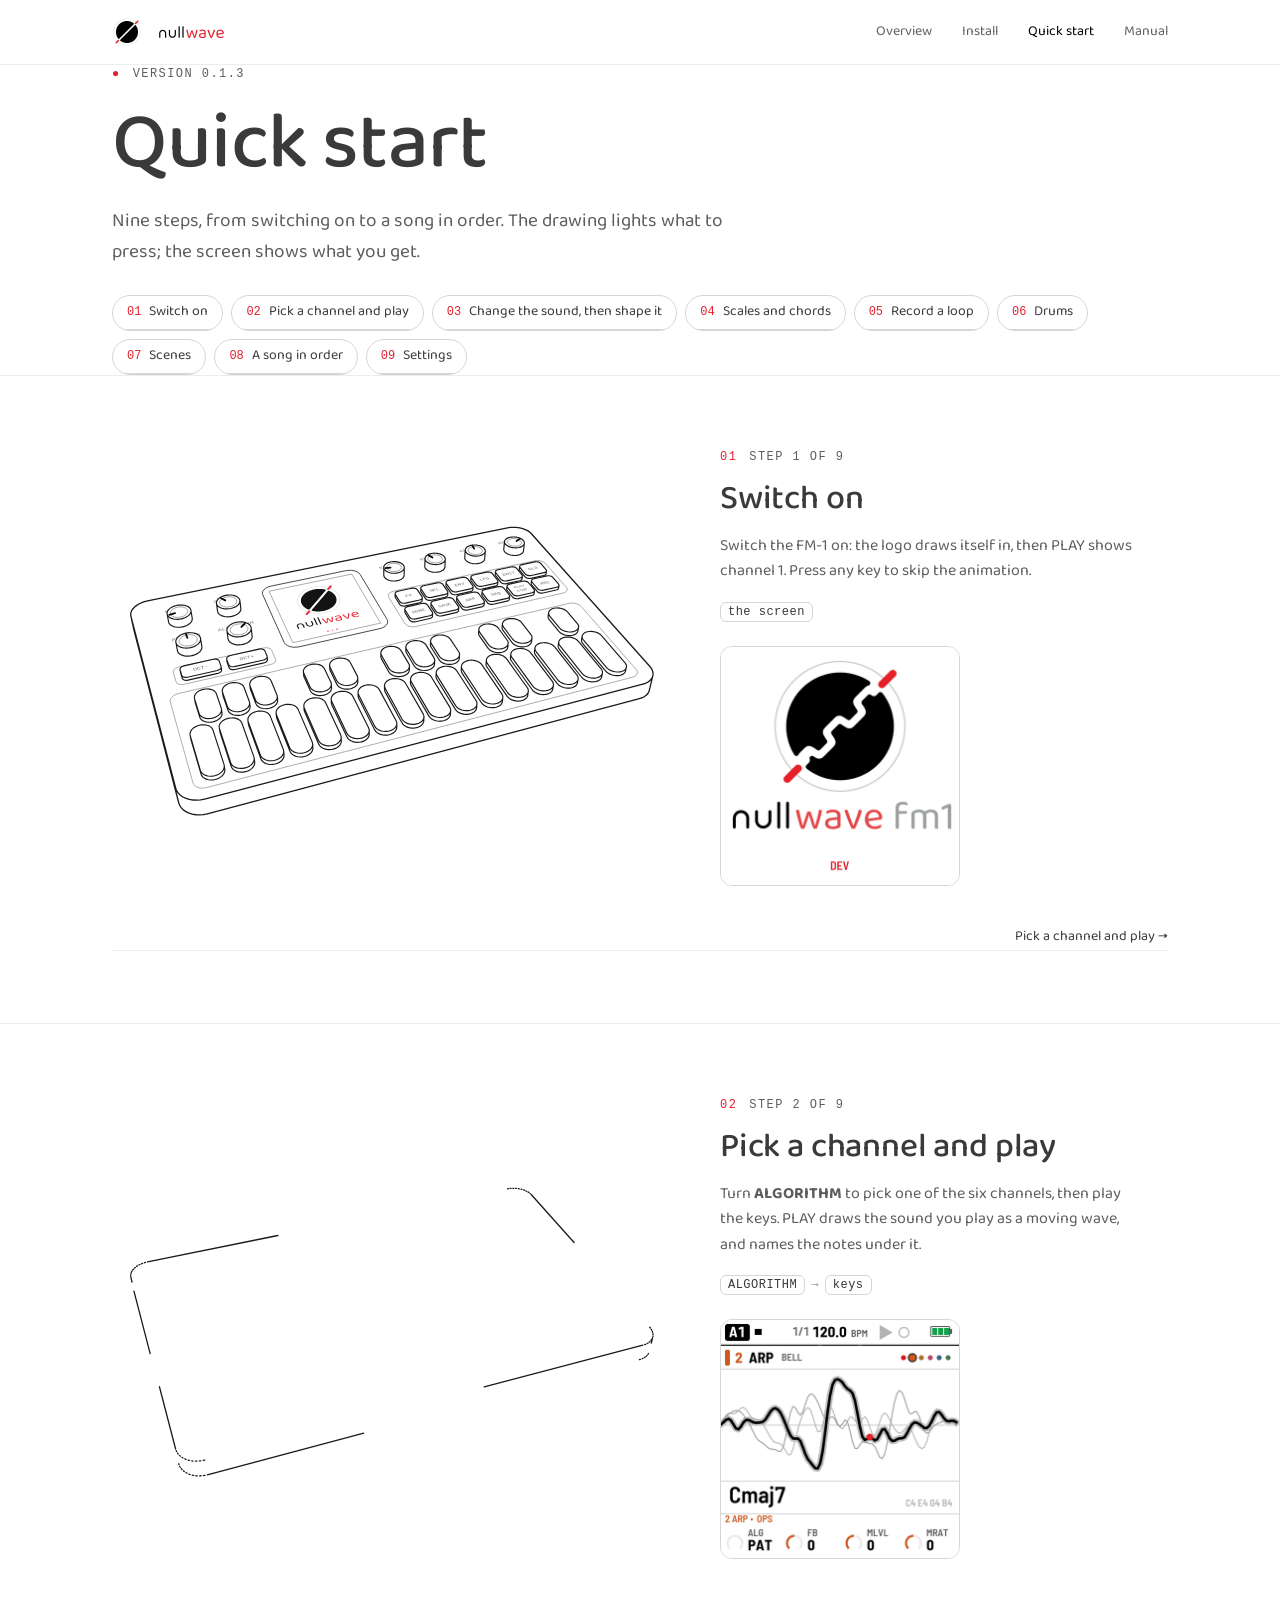
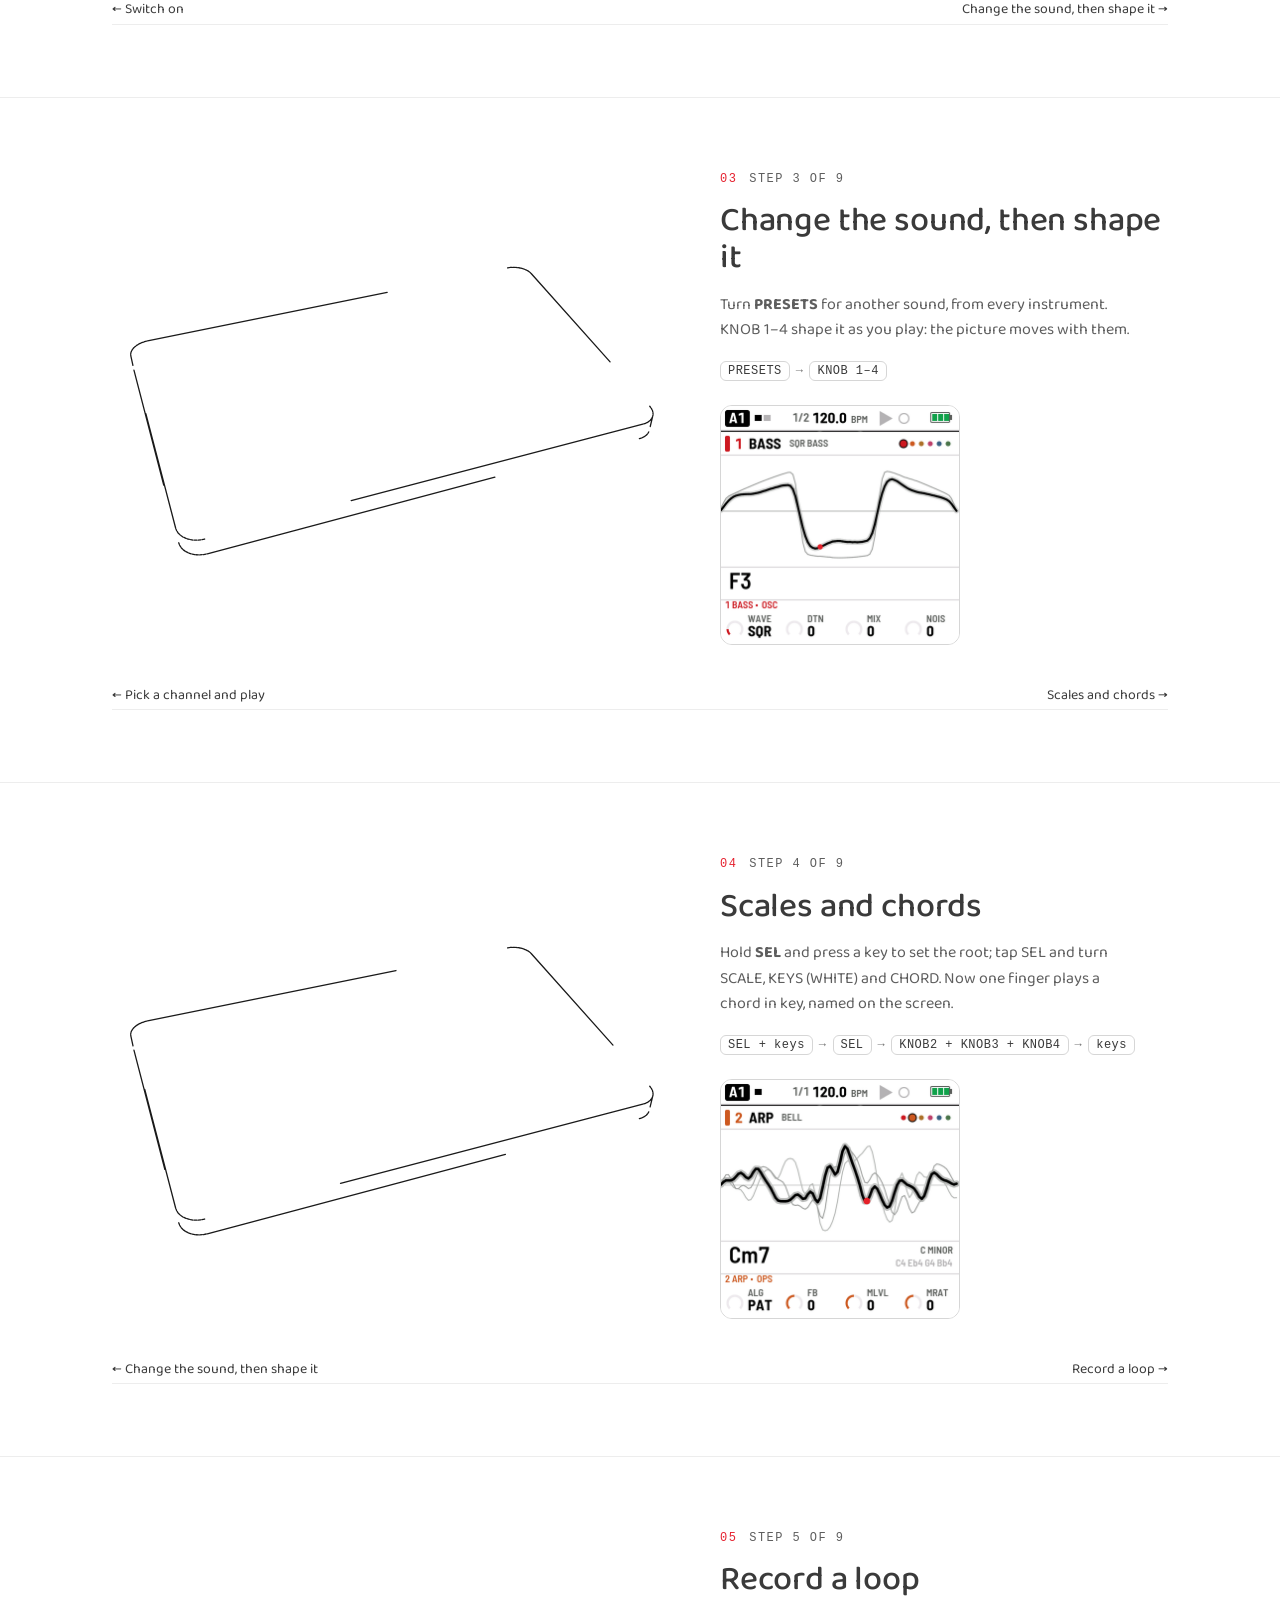
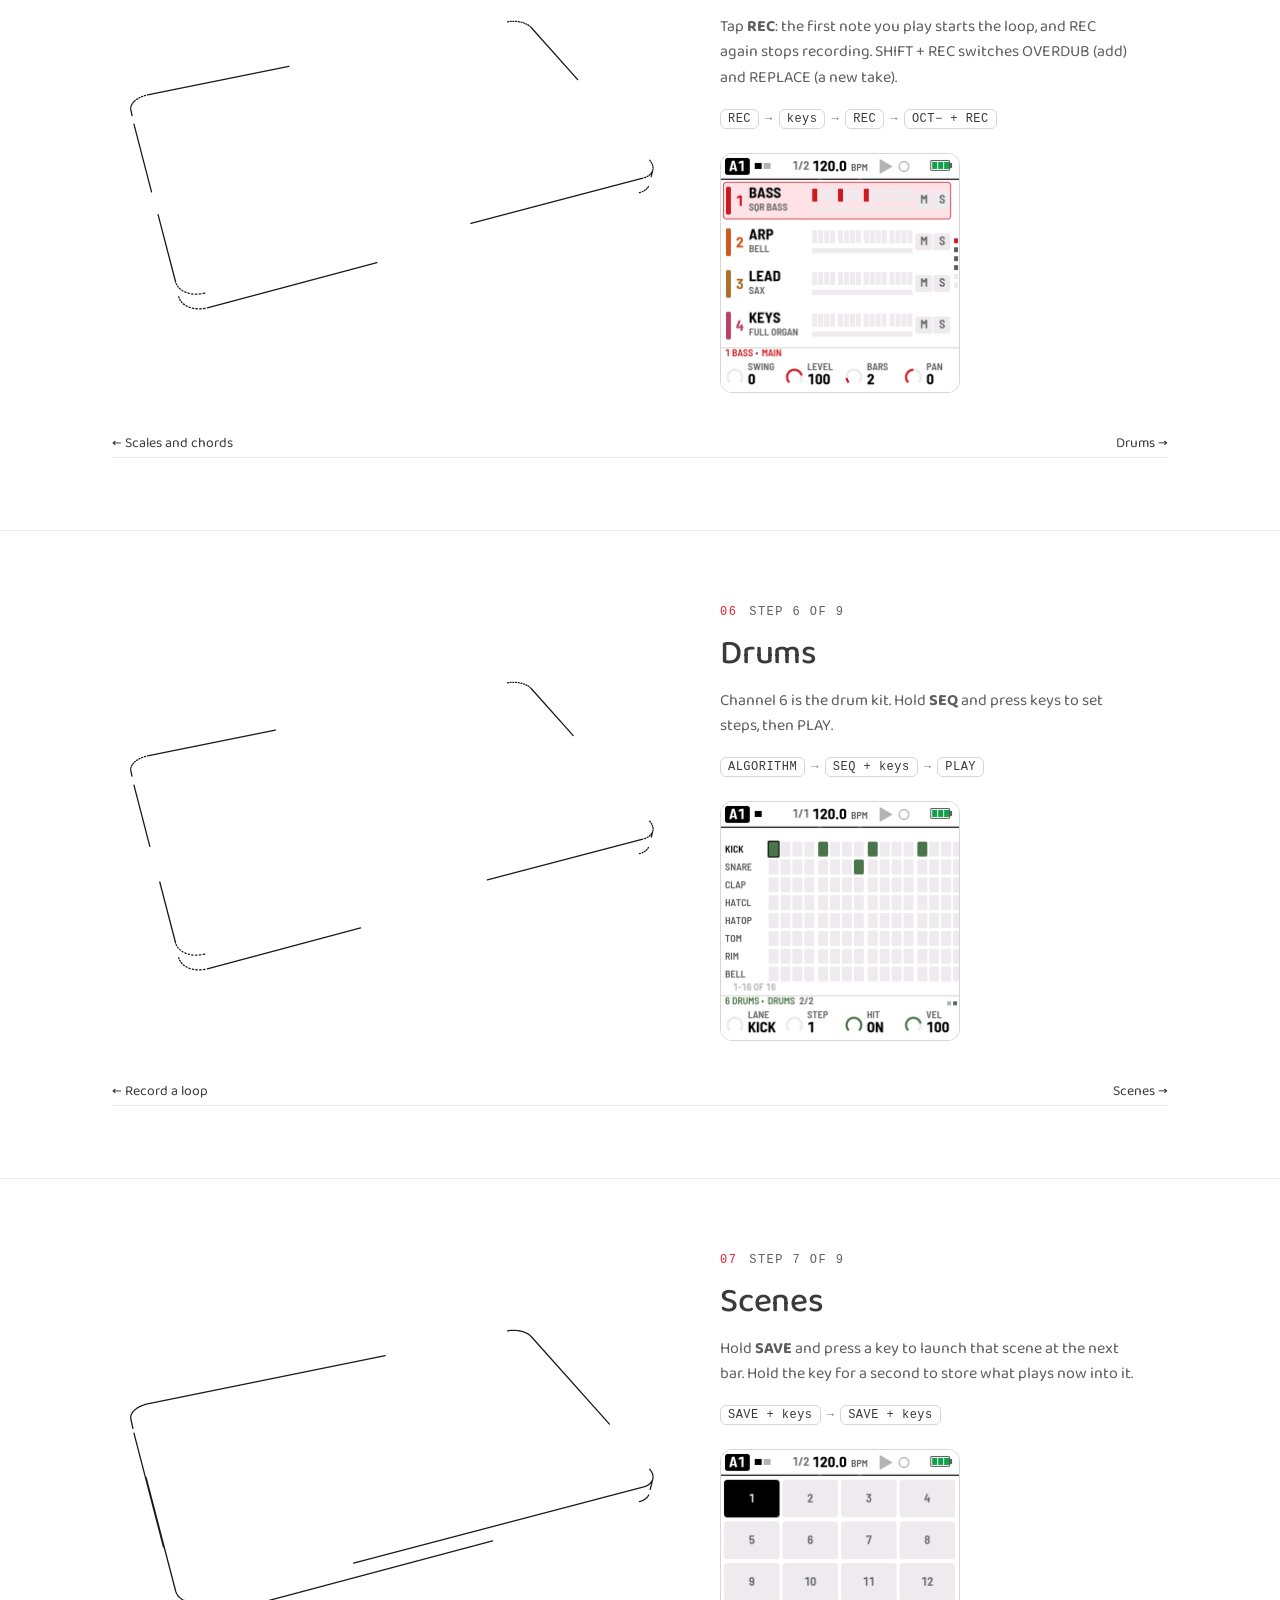
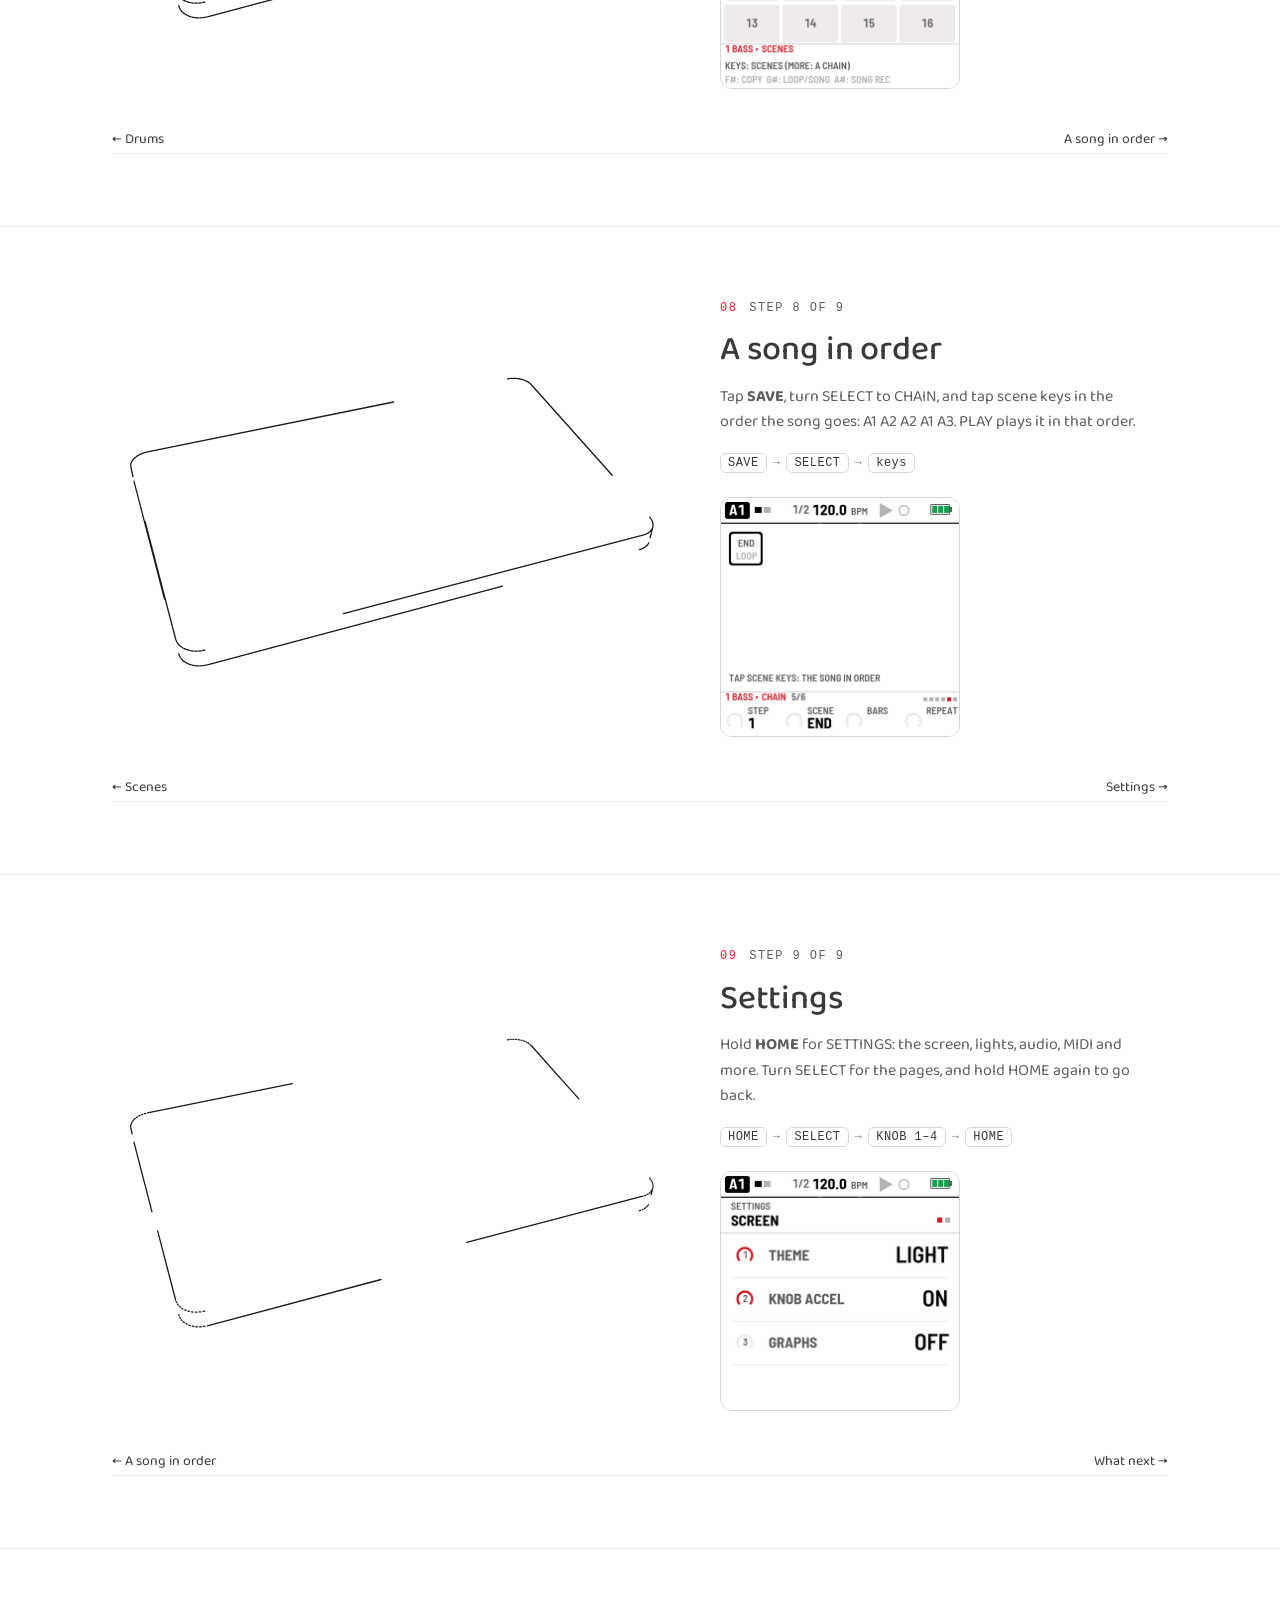
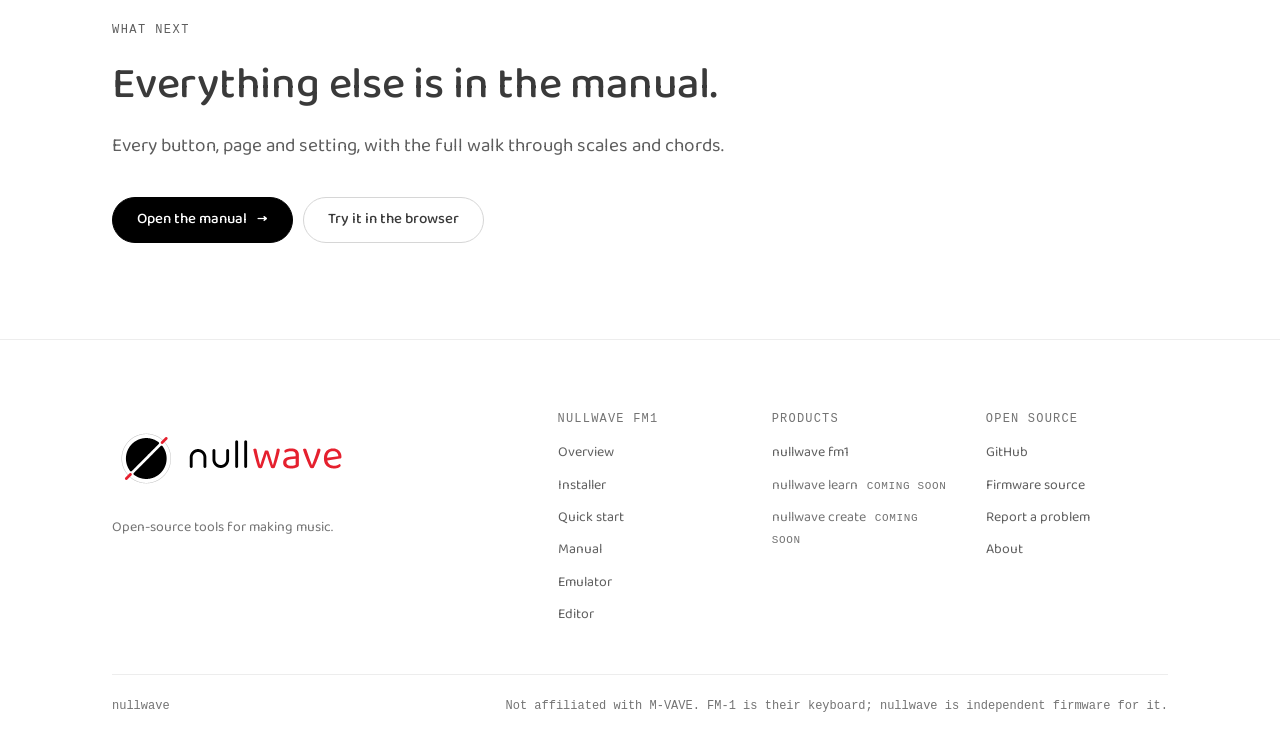
<file: fm1/quick-start/index.html>
<!doctype html>
<html lang="en">
<head>
<meta charset="utf-8">
<meta name="viewport" content="width=device-width, initial-scale=1">
<title>nullwave fm1 quick start</title>
<meta name="description" content="nullwave fm1 in nine steps: switch on, play, change the sound, scales and chords, record a loop, drums, scenes, a song in order, settings.">
<meta name="color-scheme" content="dark light">
<style>
.qs-hero{padding:88px 0 40px}
.qs-steps{display:flex;flex-wrap:wrap;gap:8px;margin-top:28px;list-style:none;padding:0}
.qs-steps a{display:inline-flex;align-items:center;gap:8px;min-height:36px;padding:0 14px;border:1px solid var(--edge);
  border-radius:999px;font-size:14px;color:var(--text);background:none}
.qs-steps a:hover{border-color:var(--fg);color:var(--fg)}
.qs-steps .n{font:12px var(--mono);color:var(--red)}
.qs{padding:72px 0;border-top:1px solid var(--line)}
.qs .tour{grid-template-columns:1.25fr 1fr;gap:48px;margin-top:0;align-items:center}
.qs .stick{position:static}
.qs .fm1-3d{aspect-ratio:3/2}
.qs .feats [data-feature],.qs .feats [data-feature]:first-child{min-height:0;opacity:1;border-left:0;padding:0}
.qs .kicker{margin-bottom:14px}
.qs h2{font-size:clamp(26px,3vw,34px);margin-bottom:14px}
.qs p{max-width:30em}
.qs-press{display:flex;flex-wrap:wrap;align-items:center;gap:6px;margin:18px 0 0;padding:0;list-style:none;
  font:12px var(--mono);letter-spacing:.04em;color:var(--dim)}
.qs-press li{display:inline-flex;align-items:center;gap:6px}
.qs-press li+li::before{content:"→";color:var(--faint)}
.qs-press b{font-weight:400;color:var(--text);border:1px solid var(--edge);border-radius:6px;padding:2px 7px;
  transition:color .3s,border-color .3s}
.qs-press li[aria-current] b{color:var(--fg);border-color:var(--red)}
.qs-shot{margin-top:24px;max-width:240px}
.qs-shot img{width:100%;aspect-ratio:1;border:1px solid var(--edge);border-radius:12px;background:#000}
.qs-pn{display:flex;justify-content:space-between;gap:16px;margin-top:40px;font-size:14px}
.qs-end{padding:72px 0 96px;border-top:1px solid var(--line)}
@media(max-width:860px){
  .qs-hero{padding:48px 0 24px}
  .qs{padding:48px 0}
  .qs .tour{grid-template-columns:1fr;gap:20px}
  .qs .fm1-3d{aspect-ratio:16/10}
  .qs-shot{max-width:200px}
}
</style>
<!--nw:look-->
<link rel="icon" href="/fm1/favicon.ico" sizes="any">
<link rel="icon" href="/fm1/favicon.svg" type="image/svg+xml">
<link rel="apple-touch-icon" href="/fm1/apple-touch-icon.png">
<link rel="stylesheet" href="/style.css">
<style>
/* the page between the site's nav and footer */
.nw-page{max-width:760px;margin:0 auto;padding:72px 32px 96px}
@media(max-width:860px){.nw-page{padding:48px 20px 72px}}
.skip{position:absolute;left:16px;top:-100px;z-index:20;background:var(--fg);color:var(--bg);padding:8px 14px;border-radius:0 0 8px 8px}
.skip:focus{top:0}
:focus-visible{outline:2px solid var(--red);outline-offset:3px}
/* the FM-1 drawn for a combination: the drawing, then what to hold (one after another as you scroll, if several) */
.nw-combo{margin:40px 0 48px;padding:32px 0;border-top:1px solid var(--line);border-bottom:1px solid var(--line)}
.tour.nw-combo{grid-template-columns:1.5fr 1fr;gap:40px}
.nw-combo .stick{top:96px}
.nw-combo .fm1-3d{aspect-ratio:3/2}
.nw-combo .feats [data-feature],.nw-combo .feats [data-feature]:first-child{min-height:0;padding:16px 0 16px 24px}
.nw-combo .feats.many [data-feature]{min-height:30vh}
.nw-combo .feats h3{font-size:18px;margin-bottom:6px}
.nw-combo .feats p{font-size:15px;margin:0}
@media(max-width:860px){.tour.nw-combo{grid-template-columns:1fr;gap:0}.nw-combo .stick{top:64px}
  .nw-combo .feats.many [data-feature]{min-height:36vh}}
</style>
<!--/nw:look-->
</head>
<body>
<!--nw:nav--><nav><div class="wrap">
  <a class="brand" href="/" aria-label="nullwave home"><picture><source media="(prefers-color-scheme: dark)" srcset="/assets/mark-dark.svg"><img src="/assets/mark-light.svg" width="30" height="30" alt=""></picture><picture><source media="(prefers-color-scheme: dark)" srcset="/assets/wordmark-dark.svg"><img src="/assets/wordmark-light.svg" height="24" style="width:auto" alt="nullwave"></picture></a>
  <ul><li class="wide"><a href="/fm1/">Overview</a></li><li><a href="/fm1/installer/">Install</a></li><li><a href="/fm1/quick-start/" aria-current="page">Quick start</a></li><li><a href="/fm1/manual/">Manual</a></li></ul>
</div></nav><!--/nw:nav-->
<header class="wrap qs-hero"><div class="kicker"><b>●</b> Version 0.1.3</div>
<h1>Quick start</h1>
<p class="lead">Nine steps, from switching on to a song in order. The drawing lights what to press; the screen shows
what you get.</p>
<ol class="qs-steps"><li><a href="#step-1"><span class="n">01</span>Switch on</a></li><li><a href="#step-2"><span class="n">02</span>Pick a channel and play</a></li><li><a href="#step-3"><span class="n">03</span>Change the sound, then shape it</a></li><li><a href="#step-4"><span class="n">04</span>Scales and chords</a></li><li><a href="#step-5"><span class="n">05</span>Record a loop</a></li><li><a href="#step-6"><span class="n">06</span>Drums</a></li><li><a href="#step-7"><span class="n">07</span>Scenes</a></li><li><a href="#step-8"><span class="n">08</span>A song in order</a></li><li><a href="#step-9"><span class="n">09</span>Settings</a></li></ol></header>
<section class="qs" id="step-1"><div class="wrap"><div class="tour"><div class="stick"><div class="fm1-3d" data-mode="still" data-view="three" data-steps="[{&quot;on&quot;: &quot;SCREEN&quot;, &quot;screen&quot;: &quot;@splash&quot;}]" data-interval="1900" aria-describedby="press-1"></div></div><div class="feats"><div><div class="kicker"><b>01</b> Step 1 of 9</div><h2>Switch on</h2><p>Switch the FM-1 on: the logo draws itself in, then PLAY shows channel 1. Press any key to skip the animation.</p><ol class="qs-press" id="press-1" aria-label="What to press, in order"><li><b>the screen</b></li></ol><figure class="qs-shot"><picture><source media="(prefers-color-scheme: dark)" type="image/webp" srcset="img/logo-1100-dark.png?v=0.1.3 480w, img/logo-1100-dark.webp?v=0.1.3 960w" sizes="240px"><source media="(prefers-color-scheme: dark)" srcset="img/logo-1100-dark.png?v=0.1.3"><source type="image/webp" srcset="img/logo-1100-light.png?v=0.1.3 480w, img/logo-1100-light.webp?v=0.1.3 960w" sizes="240px"><img src="img/logo-1100-light.png?v=0.1.3" width="240" height="240" loading="lazy" alt="The FM-1's screen after this step"></picture></figure></div></div></div><nav class="qs-pn" aria-label="Steps"><span></span><a href="#step-2">Pick a channel and play →</a></nav></div></section><section class="qs" id="step-2"><div class="wrap"><div class="tour"><div class="stick"><div class="fm1-3d" data-mode="still" data-view="three" data-steps="[{&quot;on&quot;: &quot;ALGORITHM&quot;, &quot;screen&quot;: &quot;PLAY_FM6&quot;}, {&quot;on&quot;: &quot;KEYS&quot;, &quot;screen&quot;: &quot;PLAY_FM6&quot;}]" data-interval="1900" aria-describedby="press-2"></div></div><div class="feats"><div><div class="kicker"><b>02</b> Step 2 of 9</div><h2>Pick a channel and play</h2><p>Turn <strong>ALGORITHM</strong> to pick one of the six channels, then play the keys. PLAY draws the sound you play as a moving wave, and names the notes under it.</p><ol class="qs-press" id="press-2" aria-label="What to press, in order"><li><b>ALGORITHM</b></li><li><b>keys</b></li></ol><figure class="qs-shot"><picture><source media="(prefers-color-scheme: dark)" type="image/webp" srcset="img/PLAY_FM6-dark.png?v=0.1.3 480w, img/PLAY_FM6-dark.webp?v=0.1.3 960w" sizes="240px"><source media="(prefers-color-scheme: dark)" srcset="img/PLAY_FM6-dark.png?v=0.1.3"><source type="image/webp" srcset="img/PLAY_FM6-light.png?v=0.1.3 480w, img/PLAY_FM6-light.webp?v=0.1.3 960w" sizes="240px"><img src="img/PLAY_FM6-light.png?v=0.1.3" width="240" height="240" loading="lazy" alt="The FM-1's screen after this step"></picture></figure></div></div></div><nav class="qs-pn" aria-label="Steps"><a href="#step-1">← Switch on</a><a href="#step-3">Change the sound, then shape it →</a></nav></div></section><section class="qs" id="step-3"><div class="wrap"><div class="tour"><div class="stick"><div class="fm1-3d" data-mode="still" data-view="three" data-steps="[{&quot;on&quot;: &quot;PRESETS&quot;, &quot;screen&quot;: &quot;PLAY_ANALOG&quot;}, {&quot;on&quot;: &quot;KNOB1,KNOB2,KNOB3,KNOB4&quot;, &quot;screen&quot;: &quot;PLAY_ANALOG&quot;}]" data-interval="1900" aria-describedby="press-3"></div></div><div class="feats"><div><div class="kicker"><b>03</b> Step 3 of 9</div><h2>Change the sound, then shape it</h2><p>Turn <strong>PRESETS</strong> for another sound, from every instrument. KNOB 1–4 shape it as you play: the picture moves with them.</p><ol class="qs-press" id="press-3" aria-label="What to press, in order"><li><b>PRESETS</b></li><li><b>KNOB 1–4</b></li></ol><figure class="qs-shot"><picture><source media="(prefers-color-scheme: dark)" type="image/webp" srcset="img/PLAY_ANALOG-dark.png?v=0.1.3 480w, img/PLAY_ANALOG-dark.webp?v=0.1.3 960w" sizes="240px"><source media="(prefers-color-scheme: dark)" srcset="img/PLAY_ANALOG-dark.png?v=0.1.3"><source type="image/webp" srcset="img/PLAY_ANALOG-light.png?v=0.1.3 480w, img/PLAY_ANALOG-light.webp?v=0.1.3 960w" sizes="240px"><img src="img/PLAY_ANALOG-light.png?v=0.1.3" width="240" height="240" loading="lazy" alt="The FM-1's screen after this step"></picture></figure></div></div></div><nav class="qs-pn" aria-label="Steps"><a href="#step-2">← Pick a channel and play</a><a href="#step-4">Scales and chords →</a></nav></div></section><section class="qs" id="step-4"><div class="wrap"><div class="tour"><div class="stick"><div class="fm1-3d" data-mode="still" data-view="three" data-steps="[{&quot;on&quot;: &quot;SEL,KEYS&quot;, &quot;press&quot;: &quot;SEL&quot;, &quot;screen&quot;: &quot;PLAY_CHORD&quot;}, {&quot;on&quot;: &quot;SEL&quot;, &quot;press&quot;: &quot;SEL&quot;, &quot;screen&quot;: &quot;PLAY_CHORD&quot;}, {&quot;on&quot;: &quot;KNOB2,KNOB3,KNOB4&quot;, &quot;screen&quot;: &quot;PLAY_CHORD&quot;}, {&quot;on&quot;: &quot;KEYS&quot;, &quot;screen&quot;: &quot;PLAY_CHORD&quot;}]" data-interval="1900" aria-describedby="press-4"></div></div><div class="feats"><div><div class="kicker"><b>04</b> Step 4 of 9</div><h2>Scales and chords</h2><p>Hold <strong>SEL</strong> and press a key to set the root; tap SEL and turn SCALE, KEYS (WHITE) and CHORD. Now one finger plays a chord in key, named on the screen.</p><ol class="qs-press" id="press-4" aria-label="What to press, in order"><li><b>SEL + keys</b></li><li><b>SEL</b></li><li><b>KNOB2 + KNOB3 + KNOB4</b></li><li><b>keys</b></li></ol><figure class="qs-shot"><picture><source media="(prefers-color-scheme: dark)" type="image/webp" srcset="img/PLAY_CHORD-dark.png?v=0.1.3 480w, img/PLAY_CHORD-dark.webp?v=0.1.3 960w" sizes="240px"><source media="(prefers-color-scheme: dark)" srcset="img/PLAY_CHORD-dark.png?v=0.1.3"><source type="image/webp" srcset="img/PLAY_CHORD-light.png?v=0.1.3 480w, img/PLAY_CHORD-light.webp?v=0.1.3 960w" sizes="240px"><img src="img/PLAY_CHORD-light.png?v=0.1.3" width="240" height="240" loading="lazy" alt="The FM-1's screen after this step"></picture></figure></div></div></div><nav class="qs-pn" aria-label="Steps"><a href="#step-3">← Change the sound, then shape it</a><a href="#step-5">Record a loop →</a></nav></div></section><section class="qs" id="step-5"><div class="wrap"><div class="tour"><div class="stick"><div class="fm1-3d" data-mode="still" data-view="three" data-steps="[{&quot;on&quot;: &quot;REC&quot;, &quot;press&quot;: &quot;REC&quot;, &quot;screen&quot;: &quot;LOOP_MAIN&quot;}, {&quot;on&quot;: &quot;KEYS&quot;, &quot;screen&quot;: &quot;LOOP_MAIN&quot;}, {&quot;on&quot;: &quot;REC&quot;, &quot;press&quot;: &quot;REC&quot;, &quot;screen&quot;: &quot;LOOP_MAIN&quot;}, {&quot;on&quot;: &quot;SHIFT,REC&quot;, &quot;press&quot;: &quot;REC&quot;, &quot;screen&quot;: &quot;LOOP_MAIN&quot;}]" data-interval="1900" aria-describedby="press-5"></div></div><div class="feats"><div><div class="kicker"><b>05</b> Step 5 of 9</div><h2>Record a loop</h2><p>Tap <strong>REC</strong>: the first note you play starts the loop, and REC again stops recording. SHIFT + REC switches OVERDUB (add) and REPLACE (a new take).</p><ol class="qs-press" id="press-5" aria-label="What to press, in order"><li><b>REC</b></li><li><b>keys</b></li><li><b>REC</b></li><li><b>OCT− + REC</b></li></ol><figure class="qs-shot"><picture><source media="(prefers-color-scheme: dark)" type="image/webp" srcset="img/LOOP_MAIN-dark.png?v=0.1.3 480w, img/LOOP_MAIN-dark.webp?v=0.1.3 960w" sizes="240px"><source media="(prefers-color-scheme: dark)" srcset="img/LOOP_MAIN-dark.png?v=0.1.3"><source type="image/webp" srcset="img/LOOP_MAIN-light.png?v=0.1.3 480w, img/LOOP_MAIN-light.webp?v=0.1.3 960w" sizes="240px"><img src="img/LOOP_MAIN-light.png?v=0.1.3" width="240" height="240" loading="lazy" alt="The FM-1's screen after this step"></picture></figure></div></div></div><nav class="qs-pn" aria-label="Steps"><a href="#step-4">← Scales and chords</a><a href="#step-6">Drums →</a></nav></div></section><section class="qs" id="step-6"><div class="wrap"><div class="tour"><div class="stick"><div class="fm1-3d" data-mode="still" data-view="three" data-steps="[{&quot;on&quot;: &quot;ALGORITHM&quot;, &quot;screen&quot;: &quot;SEQ_DRUMS&quot;}, {&quot;on&quot;: &quot;SEQ,KEYS&quot;, &quot;press&quot;: &quot;SEQ&quot;, &quot;screen&quot;: &quot;SEQ_DRUMS&quot;}, {&quot;on&quot;: &quot;PLAY STOP&quot;, &quot;press&quot;: &quot;PLAY STOP&quot;, &quot;screen&quot;: &quot;SEQ_DRUMS&quot;}]" data-interval="1900" aria-describedby="press-6"></div></div><div class="feats"><div><div class="kicker"><b>06</b> Step 6 of 9</div><h2>Drums</h2><p>Channel 6 is the drum kit. Hold <strong>SEQ</strong> and press keys to set steps, then PLAY.</p><ol class="qs-press" id="press-6" aria-label="What to press, in order"><li><b>ALGORITHM</b></li><li><b>SEQ + keys</b></li><li><b>PLAY</b></li></ol><figure class="qs-shot"><picture><source media="(prefers-color-scheme: dark)" type="image/webp" srcset="img/SEQ_DRUMS-dark.png?v=0.1.3 480w, img/SEQ_DRUMS-dark.webp?v=0.1.3 960w" sizes="240px"><source media="(prefers-color-scheme: dark)" srcset="img/SEQ_DRUMS-dark.png?v=0.1.3"><source type="image/webp" srcset="img/SEQ_DRUMS-light.png?v=0.1.3 480w, img/SEQ_DRUMS-light.webp?v=0.1.3 960w" sizes="240px"><img src="img/SEQ_DRUMS-light.png?v=0.1.3" width="240" height="240" loading="lazy" alt="The FM-1's screen after this step"></picture></figure></div></div></div><nav class="qs-pn" aria-label="Steps"><a href="#step-5">← Record a loop</a><a href="#step-7">Scenes →</a></nav></div></section><section class="qs" id="step-7"><div class="wrap"><div class="tour"><div class="stick"><div class="fm1-3d" data-mode="still" data-view="three" data-steps="[{&quot;on&quot;: &quot;SAVE,KEYS&quot;, &quot;press&quot;: &quot;SAVE&quot;, &quot;screen&quot;: &quot;LAYER_SAVE&quot;}, {&quot;on&quot;: &quot;SAVE,KEYS&quot;, &quot;press&quot;: &quot;SAVE&quot;, &quot;screen&quot;: &quot;LAYER_SAVE&quot;}]" data-interval="1900" aria-describedby="press-7"></div></div><div class="feats"><div><div class="kicker"><b>07</b> Step 7 of 9</div><h2>Scenes</h2><p>Hold <strong>SAVE</strong> and press a key to launch that scene at the next bar. Hold the key for a second to store what plays now into it.</p><ol class="qs-press" id="press-7" aria-label="What to press, in order"><li><b>SAVE + keys</b></li><li><b>SAVE + keys</b></li></ol><figure class="qs-shot"><picture><source media="(prefers-color-scheme: dark)" type="image/webp" srcset="img/LAYER_SAVE-dark.png?v=0.1.3 480w, img/LAYER_SAVE-dark.webp?v=0.1.3 960w" sizes="240px"><source media="(prefers-color-scheme: dark)" srcset="img/LAYER_SAVE-dark.png?v=0.1.3"><source type="image/webp" srcset="img/LAYER_SAVE-light.png?v=0.1.3 480w, img/LAYER_SAVE-light.webp?v=0.1.3 960w" sizes="240px"><img src="img/LAYER_SAVE-light.png?v=0.1.3" width="240" height="240" loading="lazy" alt="The FM-1's screen after this step"></picture></figure></div></div></div><nav class="qs-pn" aria-label="Steps"><a href="#step-6">← Drums</a><a href="#step-8">A song in order →</a></nav></div></section><section class="qs" id="step-8"><div class="wrap"><div class="tour"><div class="stick"><div class="fm1-3d" data-mode="still" data-view="three" data-steps="[{&quot;on&quot;: &quot;SAVE&quot;, &quot;press&quot;: &quot;SAVE&quot;, &quot;screen&quot;: &quot;SAVE_CHAIN&quot;}, {&quot;on&quot;: &quot;SELECT&quot;, &quot;screen&quot;: &quot;SAVE_CHAIN&quot;}, {&quot;on&quot;: &quot;KEYS&quot;, &quot;screen&quot;: &quot;SAVE_CHAIN&quot;}]" data-interval="1900" aria-describedby="press-8"></div></div><div class="feats"><div><div class="kicker"><b>08</b> Step 8 of 9</div><h2>A song in order</h2><p>Tap <strong>SAVE</strong>, turn SELECT to CHAIN, and tap scene keys in the order the song goes: A1 A2 A2 A1 A3. PLAY plays it in that order.</p><ol class="qs-press" id="press-8" aria-label="What to press, in order"><li><b>SAVE</b></li><li><b>SELECT</b></li><li><b>keys</b></li></ol><figure class="qs-shot"><picture><source media="(prefers-color-scheme: dark)" type="image/webp" srcset="img/SAVE_CHAIN-dark.png?v=0.1.3 480w, img/SAVE_CHAIN-dark.webp?v=0.1.3 960w" sizes="240px"><source media="(prefers-color-scheme: dark)" srcset="img/SAVE_CHAIN-dark.png?v=0.1.3"><source type="image/webp" srcset="img/SAVE_CHAIN-light.png?v=0.1.3 480w, img/SAVE_CHAIN-light.webp?v=0.1.3 960w" sizes="240px"><img src="img/SAVE_CHAIN-light.png?v=0.1.3" width="240" height="240" loading="lazy" alt="The FM-1's screen after this step"></picture></figure></div></div></div><nav class="qs-pn" aria-label="Steps"><a href="#step-7">← Scenes</a><a href="#step-9">Settings →</a></nav></div></section><section class="qs" id="step-9"><div class="wrap"><div class="tour"><div class="stick"><div class="fm1-3d" data-mode="still" data-view="three" data-steps="[{&quot;on&quot;: &quot;HOME&quot;, &quot;press&quot;: &quot;HOME&quot;, &quot;screen&quot;: &quot;SET_SCREEN&quot;}, {&quot;on&quot;: &quot;SELECT&quot;, &quot;screen&quot;: &quot;SET_SCREEN&quot;}, {&quot;on&quot;: &quot;KNOB1,KNOB2,KNOB3,KNOB4&quot;, &quot;screen&quot;: &quot;SET_SCREEN&quot;}, {&quot;on&quot;: &quot;HOME&quot;, &quot;press&quot;: &quot;HOME&quot;, &quot;screen&quot;: &quot;SET_SCREEN&quot;}]" data-interval="1900" aria-describedby="press-9"></div></div><div class="feats"><div><div class="kicker"><b>09</b> Step 9 of 9</div><h2>Settings</h2><p>Hold <strong>HOME</strong> for SETTINGS: the screen, lights, audio, MIDI and more. Turn SELECT for the pages, and hold HOME again to go back.</p><ol class="qs-press" id="press-9" aria-label="What to press, in order"><li><b>HOME</b></li><li><b>SELECT</b></li><li><b>KNOB 1–4</b></li><li><b>HOME</b></li></ol><figure class="qs-shot"><picture><source media="(prefers-color-scheme: dark)" type="image/webp" srcset="img/SET_SCREEN-dark.png?v=0.1.3 480w, img/SET_SCREEN-dark.webp?v=0.1.3 960w" sizes="240px"><source media="(prefers-color-scheme: dark)" srcset="img/SET_SCREEN-dark.png?v=0.1.3"><source type="image/webp" srcset="img/SET_SCREEN-light.png?v=0.1.3 480w, img/SET_SCREEN-light.webp?v=0.1.3 960w" sizes="240px"><img src="img/SET_SCREEN-light.png?v=0.1.3" width="240" height="240" loading="lazy" alt="The FM-1's screen after this step"></picture></figure></div></div></div><nav class="qs-pn" aria-label="Steps"><a href="#step-8">← A song in order</a><a href="#done">What next →</a></nav></div></section>
<section class="qs-end" id="done"><div class="wrap"><div class="kicker">What next</div><h2>Everything else is in the
manual.</h2><p class="lead">Every button, page and setting, with the full walk through scales and chords.</p>
<div class="btns"><a class="btn solid" href="/fm1/manual/">Open the manual <span class="arr">→</span></a>
<a class="btn" href="../emulator/">Try it in the browser</a></div></div></section>
<script>
/* each drawing's step marked in its press list as it plays (device.js fires fm1step) */
document.querySelectorAll('.qs .fm1-3d').forEach(function (d) {
  var list = document.getElementById(d.getAttribute('aria-describedby'));
  d.addEventListener('fm1step', function (e) {
    var items = list ? list.children : [];
    for (var k = 0; k < items.length; k++)
      if (k === e.detail.index) items[k].setAttribute('aria-current', 'step'); else items[k].removeAttribute('aria-current');
  });
});
</script>
<!--nw:foot--><footer><div class="wrap">
  <div class="fbrand"><a href="/" aria-label="nullwave home"><picture><source media="(prefers-color-scheme: dark)" srcset="/assets/lockup-dark.svg"><img class="lockup" src="/assets/lockup-light.svg" width="562" height="200" alt="nullwave"></picture></a><p>Open-source tools for making music.</p></div>
  <div class="fcols">
    <div><h4>nullwave fm1</h4><ul><li><a href="/fm1/">Overview</a></li><li><a href="/fm1/installer/">Installer</a></li><li><a href="/fm1/quick-start/">Quick start</a></li><li><a href="/fm1/manual/">Manual</a></li><li><a href="/fm1/emulator/">Emulator</a></li><li><a href="/fm1/editor/">Editor</a></li></ul></div>
    <div><h4>Products</h4><ul><li><a href="/fm1/">nullwave fm1</a></li><li><span>nullwave learn <em>coming soon</em></span></li><li><span>nullwave create <em>coming soon</em></span></li></ul></div>
    <div><h4>Open source</h4><ul><li><a href="https://github.com/nullwave-cc">GitHub</a></li><li><a href="https://github.com/nullwave-cc/fm1">Firmware source</a></li><li><a href="https://github.com/nullwave-cc/fm1/issues">Report a problem</a></li><li><a href="/#about">About</a></li></ul></div>
  </div>
  <div class="fbase"><span>nullwave</span><span>Not affiliated with M-VAVE. FM-1 is their keyboard; nullwave is independent firmware for it.</span></div>
</div></footer><!--/nw:foot-->
<script src="/device.js"></script>
</body>
</html>
</file>
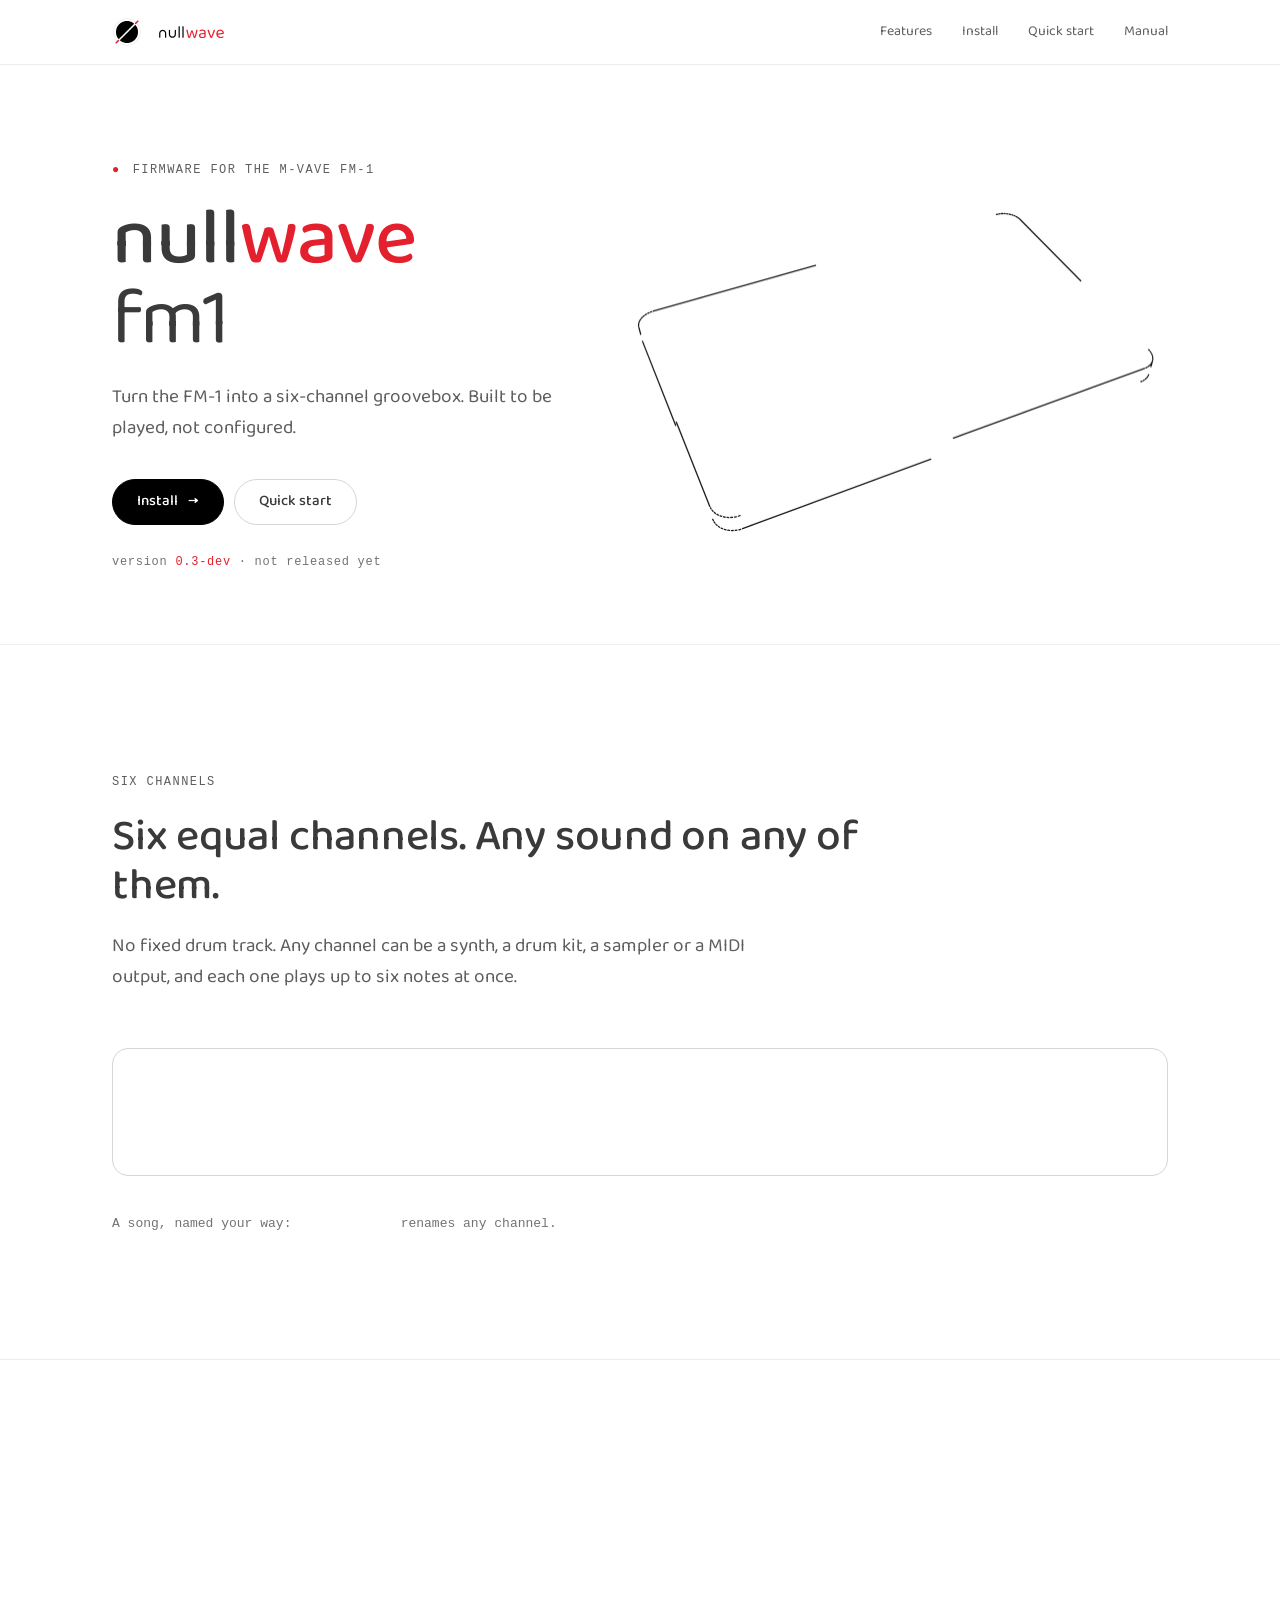
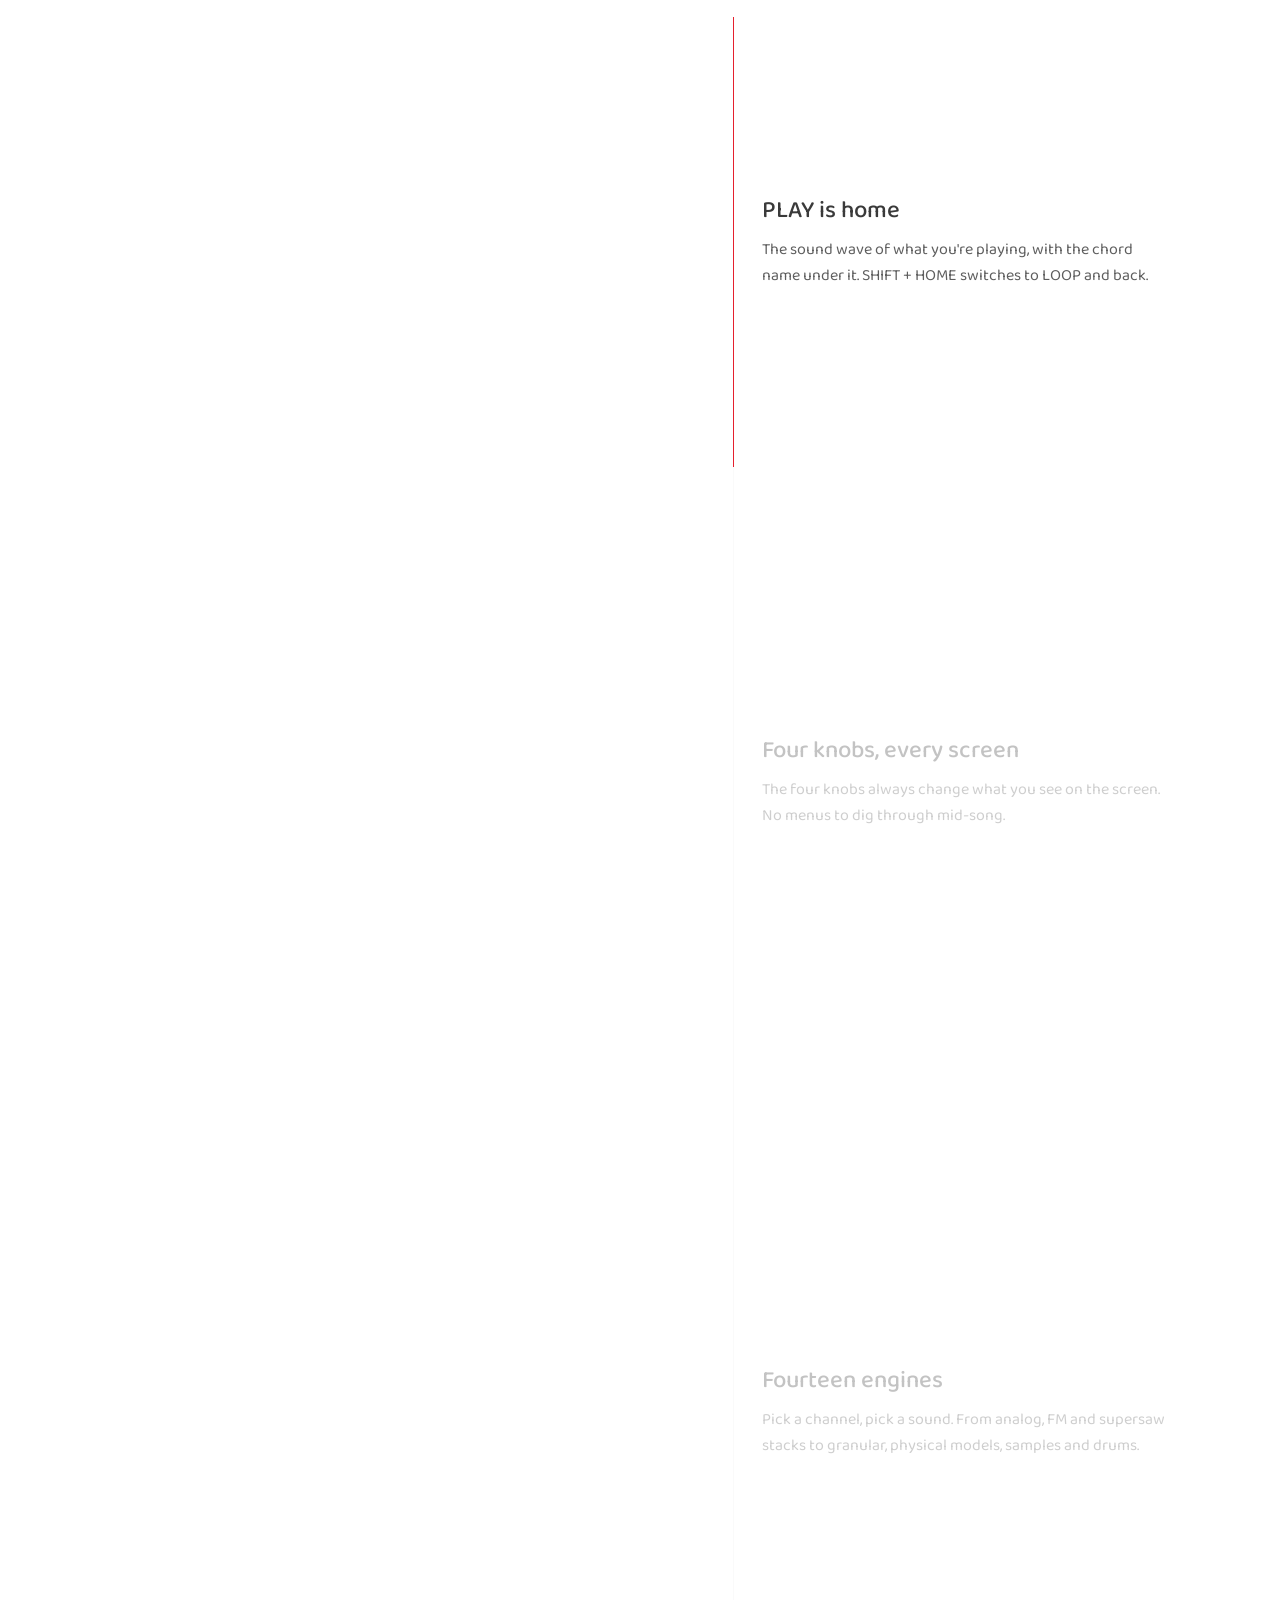
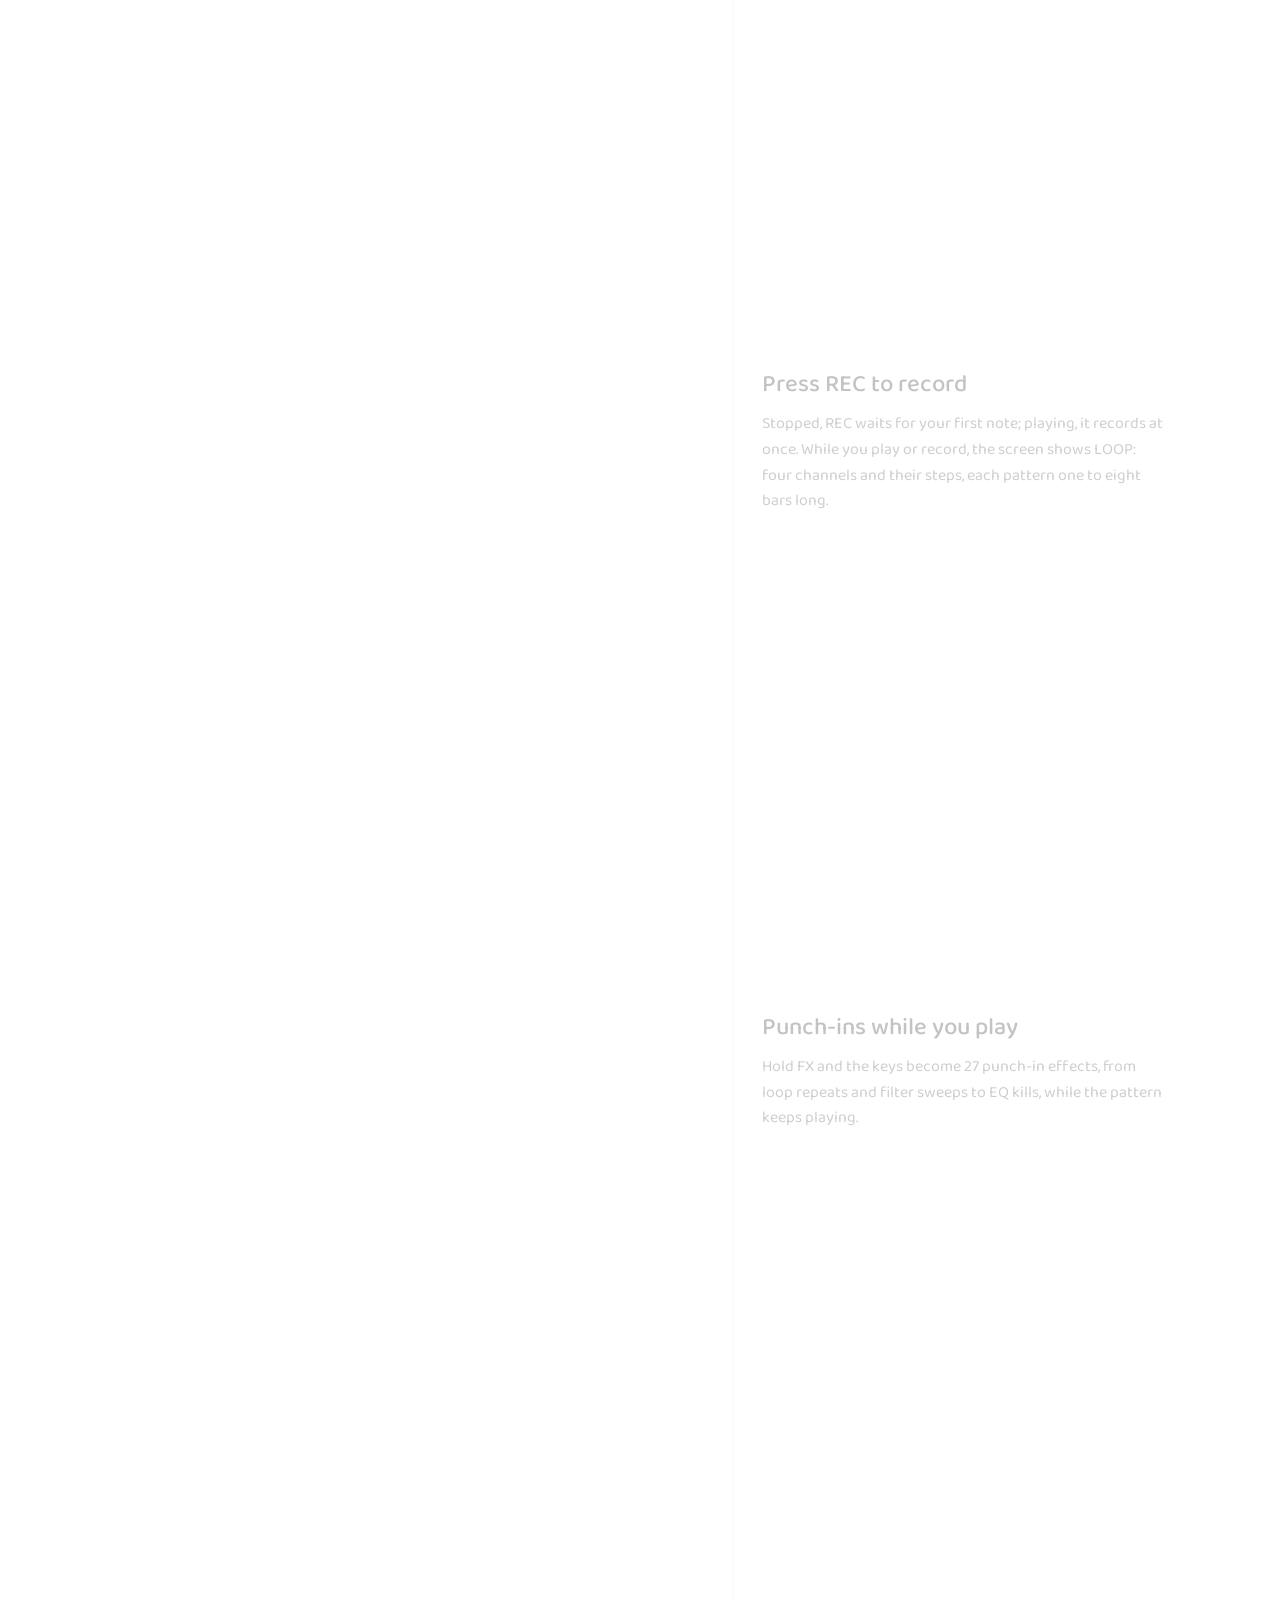
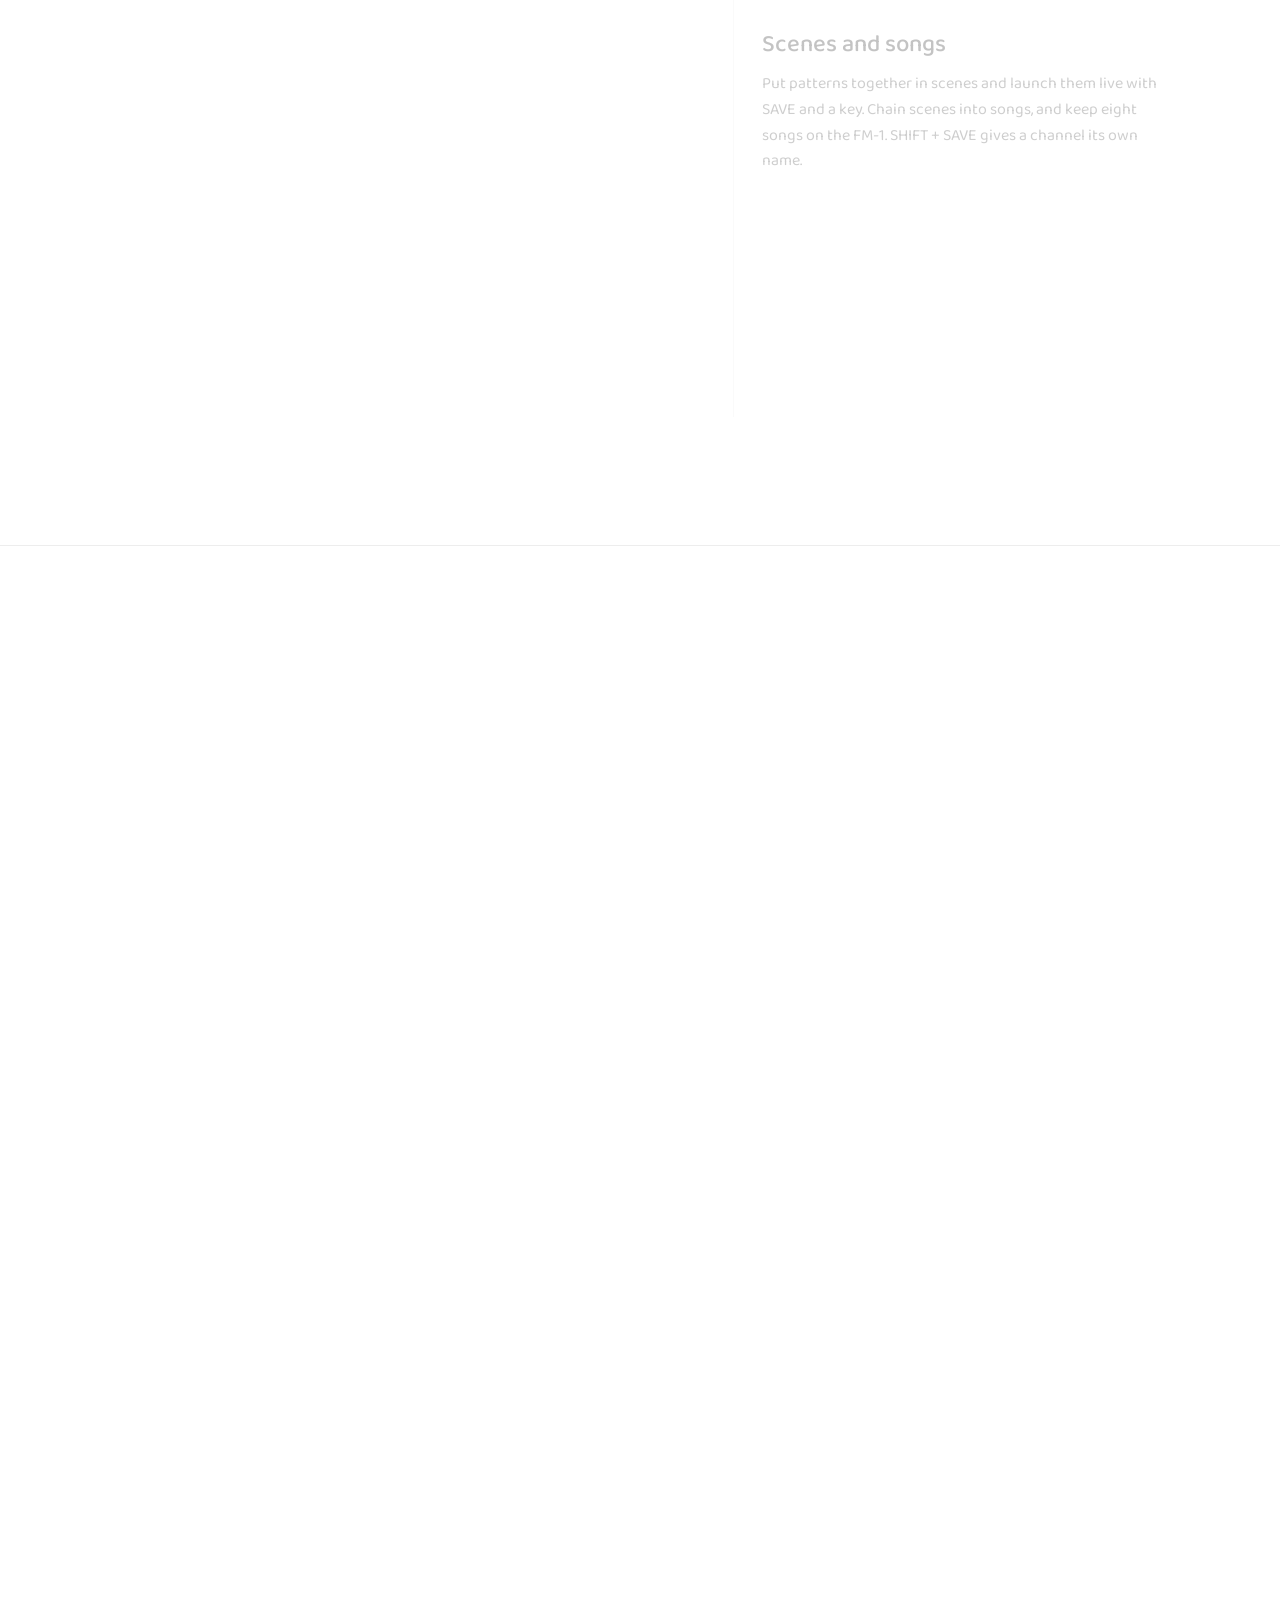
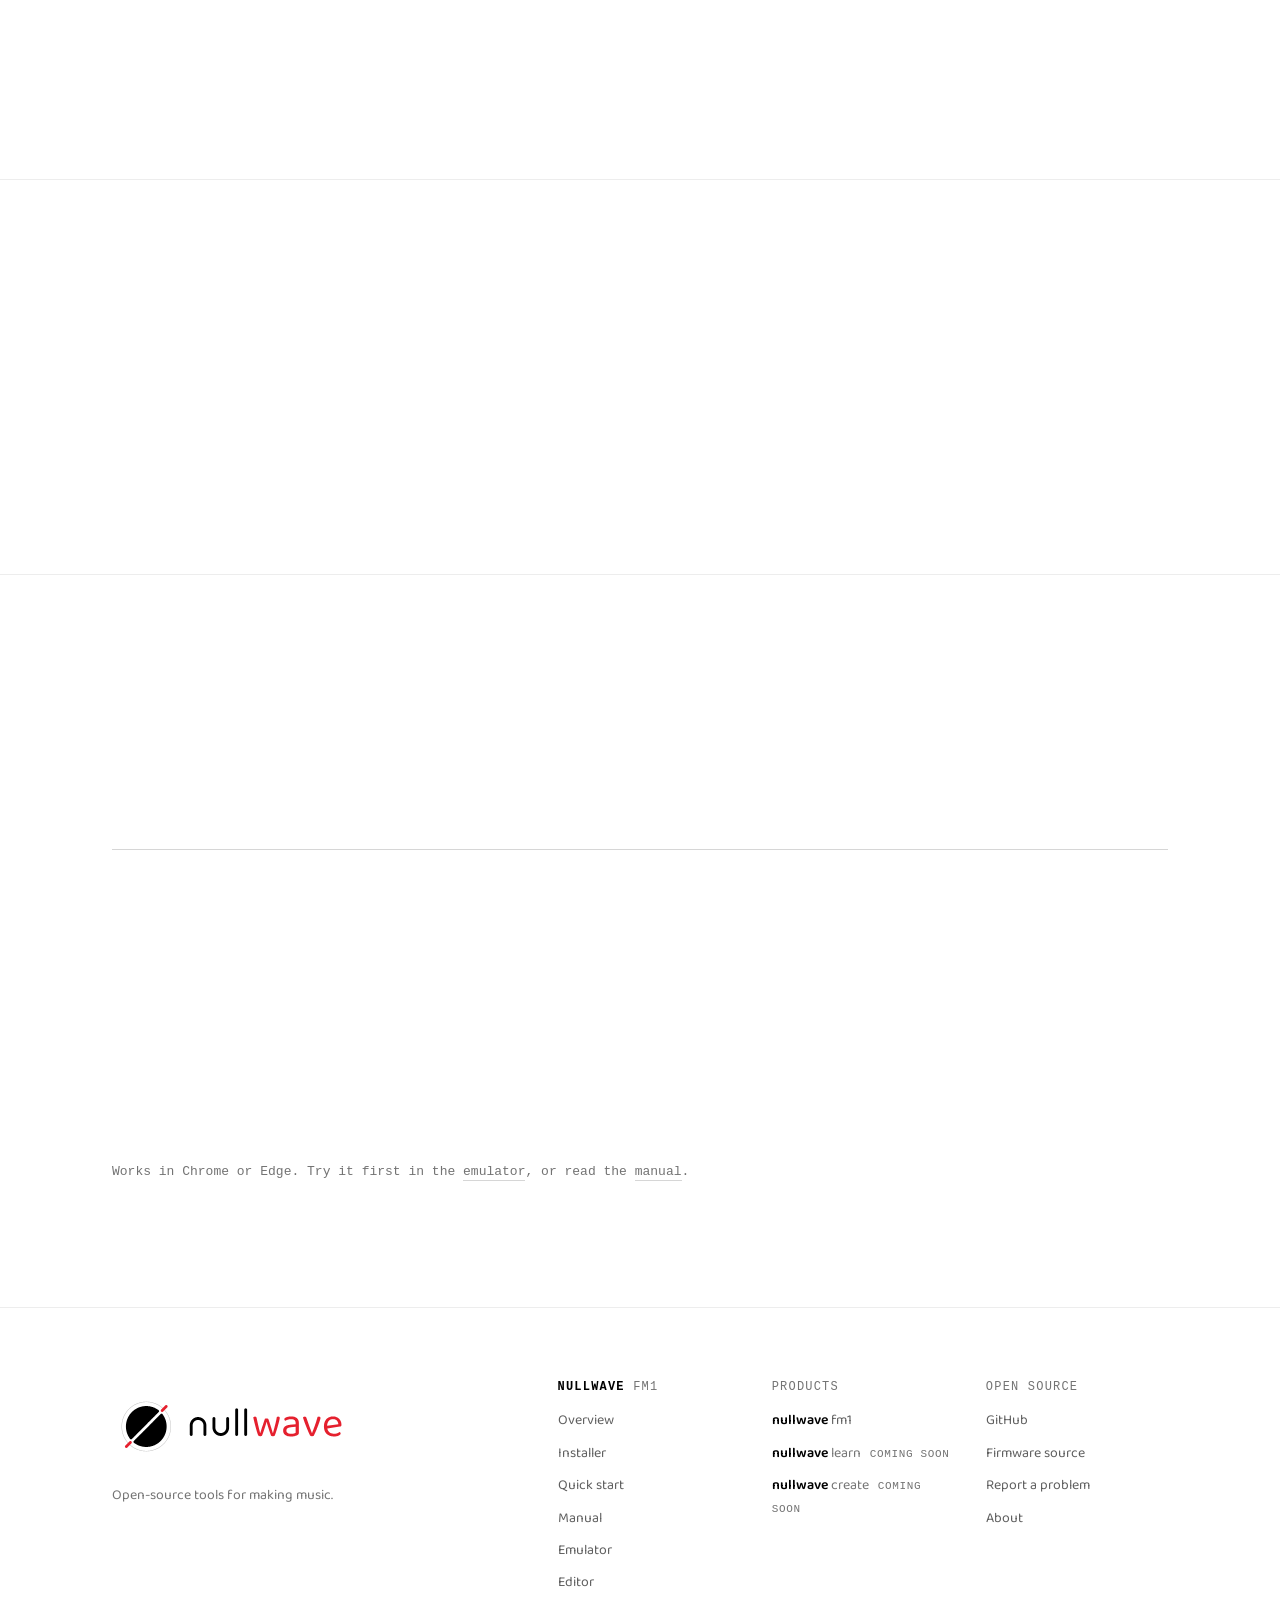
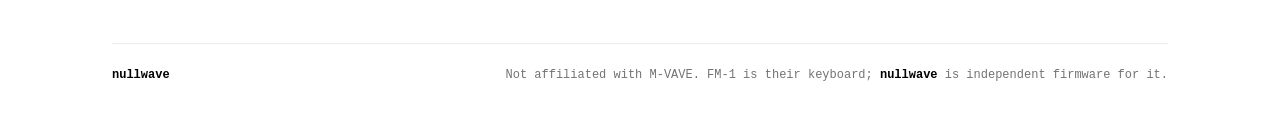
<file: fm1.html>
<!doctype html><html lang="en"><head><meta charset="utf-8"><title>nullwave for FM-1</title><link rel="canonical" href="/fm1/"><meta http-equiv="refresh" content="0; url=/fm1/"></head><body><a href="/fm1/">nullwave for FM-1</a></body></html>
</file>
<file: style.css>
@font-face{font-family:"Baloo Da 2";src:url(/assets/fonts/BalooDa2-latin.woff2) format("woff2");font-weight:400 800;font-style:normal;font-display:swap}
/* nullwave site style. Shared by every nullwave page (home, FM-1, installer, emulator, quick start, manual, editor).
   Black, white and red only; greys are tints of black and white. See DESIGN.md. */
:root{color-scheme:dark light;
  --bg:#000;--fg:#fff;--text:#C4C4C4;--dim:#9A9A9A;--faint:#7C7C7C;--line:#1A1A1A;--edge:#2E2E2E;--red:#E5202E;--btn-fg:#000;
  --sans:"Baloo Da 2",system-ui,-apple-system,"Segoe UI",Roboto,"Helvetica Neue",sans-serif;
  --mono:ui-monospace,SFMono-Regular,Menlo,monospace;
  --ease:cubic-bezier(.2,.7,.2,1)}
@media (prefers-color-scheme: light){:root{--bg:#fff;--fg:#000;--text:#3A3A3A;--dim:#5E5E5E;--faint:#737373;--line:#EDEDED;--edge:#D6D6D6;--btn-fg:#fff}}
*{box-sizing:border-box;margin:0;padding:0}
html{background:var(--bg);color:var(--text);font:400 16px/1.6 var(--sans);-webkit-font-smoothing:antialiased;scroll-behavior:smooth}
body{background:var(--bg)}
a{color:inherit;text-decoration:none}
img{display:block;max-width:100%}
::selection{background:var(--red);color:#fff}
.wrap{max-width:1120px;margin:0 auto;padding:0 32px}
.mono,.kicker,.meta{font-family:var(--mono)}

/* nav */
nav{position:sticky;top:0;z-index:10;background:color-mix(in srgb,var(--bg) 88%,transparent);backdrop-filter:blur(14px);-webkit-backdrop-filter:blur(14px);border-bottom:1px solid var(--line)}
nav .wrap{display:flex;align-items:center;justify-content:space-between;height:64px;gap:24px}
.brand{display:flex;align-items:center;gap:11px}
nav ul{display:flex;gap:30px;list-style:none;font-size:14px;color:var(--dim)}
nav ul a[aria-current],nav ul a:hover{color:var(--fg)}

/* type */
.kicker{font-size:12px;letter-spacing:.12em;text-transform:uppercase;color:var(--dim);display:flex;align-items:center;gap:12px;margin-bottom:22px}
.kicker b{color:var(--red);font-weight:400}
h1{font-size:clamp(42px,6.6vw,80px);line-height:1;letter-spacing:-.01em;font-weight:500}
h2{font-size:clamp(30px,3.8vw,44px);line-height:1.1;letter-spacing:-.005em;font-weight:500;max-width:17em}
h3{font-size:19px;line-height:1.3;font-weight:500;letter-spacing:0}
p{color:var(--dim)}
.lead{font-size:clamp(17px,1.6vw,19px);max-width:34em;margin-top:20px}
.red{color:var(--red)}
.nb,.kicker b.nb{font-weight:600;color:var(--fg)} /* "nullwave" in small text */
.pn{font-weight:600;color:var(--fg)} /* product name: "nullwave" heavier than its suffix */
.sfx{font-weight:400;color:var(--text)}
.w{color:var(--red)} /* the "wave" in nullwave, wherever the name is a title or highlight */
.btn.solid:hover .w{color:#fff}
.btn.solid .nb{color:inherit}

/* text links (everywhere except buttons, pills, the logo and product rows): a red underline draws
   in from the left on hover and focus; the text keeps its colour. Links inside content rest with a
   faint underline. */
a:not(.btn):not(.pill):not(.brand):not(.row){background-image:linear-gradient(var(--red),var(--red));background-size:0 1px;background-position:0 100%;background-repeat:no-repeat;padding-bottom:2px;transition:background-size .25s ease}
:is(p,li,td,dd,figcaption,.fine) a:not(.btn):not(.pill):not(.brand):not(.row){background-image:linear-gradient(var(--red),var(--red)),linear-gradient(var(--edge),var(--edge));background-size:0 1px,100% 1px;background-position:0 100%,0 100%}
:is(nav,footer) a:not(.btn):not(.pill):not(.brand):not(.row),:is(nav,footer) :is(p,li,td,dd,figcaption,.fine) a:not(.btn):not(.pill):not(.brand):not(.row){background-image:linear-gradient(var(--red),var(--red));background-size:0 1px}
a:not(.btn):not(.pill):not(.brand):not(.row):is(:hover,:focus-visible){background-size:100% 1px,100% 1px!important;color:var(--fg)}
@media (prefers-reduced-motion: reduce){a{transition:none!important}}

/* buttons */
.btns{display:flex;gap:10px;flex-wrap:wrap;margin-top:36px}
.btn{display:inline-flex;align-items:center;gap:10px;height:46px;padding:0 24px;border-radius:999px;font-size:15px;font-weight:500;border:1px solid var(--edge);transition:border-color .25s,background .25s,color .25s}
.btn:hover{border-color:var(--fg)}
.btn.solid{background:var(--fg);color:var(--btn-fg);border-color:var(--fg)}
.btn.solid:hover{background:var(--red);border-color:var(--red);color:#fff}
.btn[aria-disabled]{opacity:.45;pointer-events:none}
.btn .arr{transition:transform .3s var(--ease)}
.btn:hover .arr{transform:translateX(3px)}

/* sections */
section{padding:128px 0;border-top:1px solid var(--line)}
.split{display:grid;grid-template-columns:1fr 1.2fr;gap:64px;align-items:start}

/* hero */
.hero{padding-top:112px;padding-bottom:40px}
.hero .meta,.hero-2 .meta{margin-top:28px;font-size:12px;letter-spacing:.06em;color:var(--faint)}
.hero .meta i,.hero-2 .meta i{font-style:normal;color:var(--red)}
.stage{position:relative;margin-top:24px}
.stage .note{margin-top:8px;text-align:center;font:12px var(--mono);letter-spacing:.08em;color:var(--faint);pointer-events:none}
.hero-2{display:grid;grid-template-columns:1fr 1.15fr;gap:40px;align-items:center;padding-top:96px;padding-bottom:72px}
.hero-2 .stage{margin:0}

/* the 3D FM-1 */
.fm1-3d{position:relative;width:100%;aspect-ratio:16/9;touch-action:pan-y;user-select:none;-webkit-user-select:none}
.fm1-3d[data-mode="hero"]{cursor:grab}
.fm1-3d.grab{cursor:grabbing}
.fm1-3d canvas{position:absolute;inset:0;width:100%;height:100%;display:block}
.hero-2 .fm1-3d{aspect-ratio:3/2}

/* lists in rows, divided by lines */
.rows{margin-top:56px;border-top:1px solid var(--edge)}
.row{display:grid;grid-template-columns:64px 1.1fr 1.6fr 150px;gap:24px;align-items:baseline;padding:30px 0;border-bottom:1px solid var(--edge);position:relative}
.row .n{font:13px var(--mono);color:var(--faint)}
.row p{font-size:15px}
.row .st{font:12px var(--mono);letter-spacing:.06em;text-transform:uppercase;color:var(--faint);text-align:right}
.row .st.now{color:var(--red)}
a.row::after{content:"";position:absolute;left:0;bottom:-1px;height:1px;width:0;background:var(--red);transition:width .6s var(--ease)}
a.row:hover::after{width:100%}


/* three things side by side */
.cols{display:grid;grid-template-columns:repeat(3,1fr);gap:0;margin-top:56px;border-top:1px solid var(--edge)}
.cols>div{padding:28px 28px 0 0}
.cols>div+div{padding-left:28px;border-left:1px solid var(--edge)}
.cols h3{margin-bottom:8px}
.cols p{font-size:15px}
.cols .n{display:block;font:12px var(--mono);color:var(--red);margin-bottom:28px}

/* six channels */
.chans{display:grid;grid-template-columns:repeat(6,1fr);margin-top:56px;border:1px solid var(--edge);border-radius:16px;overflow:hidden}
.chans div{padding:20px 18px 22px;display:grid;gap:44px}
.chans div+div{border-left:1px solid var(--edge)}
.chans .n{font:12px var(--mono);color:var(--faint)}
.chans .e{font-weight:500;color:var(--fg)}
.chans div:first-child .n{color:var(--red)}

/* feature tour next to the sticky 3D drawing */
.tour{display:grid;grid-template-columns:1.3fr 1fr;gap:56px;margin-top:40px;align-items:start}
.tour .stick{position:sticky;top:calc(50vh - 220px)}
.tour .fm1-3d{aspect-ratio:4/3}
.feats [data-feature]{min-height:70vh;display:flex;flex-direction:column;justify-content:center;padding-left:28px;border-left:1px solid var(--line);opacity:.3;transition:opacity .6s,border-color .6s}
.feats [data-feature]:first-child{min-height:50vh}
.feats [data-feature].on{opacity:1;border-color:var(--red)}
.feats h3{font-size:24px;letter-spacing:0;margin-bottom:10px}
.feats p{max-width:26em}

/* screens */
.shots{display:grid;grid-template-columns:repeat(3,1fr);gap:16px;margin-top:56px}
.shot img{width:100%;aspect-ratio:1;border:1px solid var(--edge);border-radius:12px;height:auto;background:#000}
.shot span{display:block;font:12px var(--mono);letter-spacing:.06em;text-transform:uppercase;color:var(--faint);margin-top:12px}

/* steps */
.steps{display:grid;grid-template-columns:repeat(3,1fr);margin-top:56px;border-top:1px solid var(--edge)}
.step{padding:28px 28px 0 0;display:flex;flex-direction:column;gap:10px}
.step+.step{padding-left:28px;border-left:1px solid var(--edge)}
.step .n{font:12px var(--mono);color:var(--red);margin-bottom:18px}
.step p{font-size:15px;flex:1}
.step .btn{align-self:flex-start;margin-top:18px}
.fine{margin-top:40px;font:13px var(--mono);color:var(--faint)}

/* about */
.about p+p{margin-top:18px}
.about .lead{color:var(--text)}

.me{margin-top:32px;display:flex;flex-wrap:wrap;align-items:flex-end;gap:12px 16px;max-width:100%}
.split>*{min-width:0}
.me .trace{width:min(340px,100%);height:auto;color:var(--fg);flex:none}
.me figcaption{font:12px var(--mono);letter-spacing:.08em;text-transform:uppercase;color:var(--faint)}
.made{margin-top:32px;padding-top:24px;border-top:1px solid var(--edge)}
.made h3{font:12px var(--mono);letter-spacing:.1em;text-transform:uppercase;color:var(--faint);font-weight:400;margin-bottom:10px}

/* footer */
footer{border-top:1px solid var(--line);padding:72px 0 40px;font-size:14px}
footer .wrap{display:grid;grid-template-columns:1fr 1.6fr;gap:48px 64px}
footer .lockup{width:min(260px,70vw);height:auto;margin-left:-12px}
footer .fbrand p{margin-top:12px;color:var(--faint)}
.fcols{display:grid;grid-template-columns:repeat(3,1fr);gap:32px}
footer h4{font:12px var(--mono);letter-spacing:.1em;text-transform:uppercase;color:var(--faint);font-weight:400;margin-bottom:16px}
footer ul{list-style:none;display:grid;gap:10px}
footer ul a{color:var(--dim)}
footer ul span{color:var(--faint)}
footer em{font:11px var(--mono);font-style:normal;letter-spacing:.06em;text-transform:uppercase;margin-left:6px;color:var(--faint)}
.fbase{grid-column:1/-1;display:flex;justify-content:space-between;gap:24px;flex-wrap:wrap;padding-top:24px;border-top:1px solid var(--line);font:12px var(--mono);color:var(--faint)}

/* motion: sections rise in, children one after another */
.reveal>*{opacity:0;transform:translateY(18px);transition:opacity .9s var(--ease),transform .9s var(--ease)}
.reveal.in>*{opacity:1;transform:none}
.reveal.in>*:nth-child(2){transition-delay:.08s}.reveal.in>*:nth-child(3){transition-delay:.16s}
.reveal.in>*:nth-child(4){transition-delay:.24s}.reveal.in>*:nth-child(5){transition-delay:.32s}
@media (prefers-reduced-motion: reduce){html{scroll-behavior:auto}.reveal>*{opacity:1;transform:none;transition:none}.feats [data-feature]{opacity:1}}

@media(max-width:860px){
  .wrap{padding:0 20px}
  nav ul{gap:18px}
  nav ul .wide{display:none}
  section{padding:88px 0}
  .hero{padding-top:72px;padding-bottom:24px}
  .hero-2{grid-template-columns:1fr;padding-top:56px;padding-bottom:40px}
  .fm1-3d{aspect-ratio:4/3}
  .split{grid-template-columns:1fr;gap:24px}
  .row{grid-template-columns:40px 1fr;gap:6px 16px}
  .row p,.row .st{grid-column:2;text-align:left}
  .cols,.steps{grid-template-columns:1fr}
  .cols>div,.cols>div+div,.step,.step+.step{padding:24px 0;border-left:0;border-bottom:1px solid var(--edge)}
  .chans{grid-template-columns:repeat(3,1fr)}
  .chans div:nth-child(4){border-left:0}
  .chans div:nth-child(n+4){border-top:1px solid var(--edge)}
  .shots{grid-template-columns:repeat(2,1fr)}
  .tour{grid-template-columns:1fr;gap:0}
  .tour .stick{top:64px;z-index:2;background:var(--bg);border-bottom:1px solid var(--line)}
  .tour .fm1-3d{aspect-ratio:16/10}
  .feats [data-feature]{min-height:55vh}
  footer .wrap{grid-template-columns:1fr}
  .fcols{grid-template-columns:1fr 1fr}
}
</file>
<file: fm1/editor/assets/index-BO2gNjSX.css>
@font-face{font-family:"Baloo Da 2";src:url(/fm1/editor/fonts/BalooDa2-latin.woff2)format("woff2");font-weight:400 800;font-style:normal;font-display:swap}:root{--lightningcss-light:initial;--lightningcss-dark: ;color-scheme:light dark;--bg:#000;--fg:#fff;--text:#c4c4c4;--dim:#9a9a9a;--faint:#7c7c7c;--line:#1a1a1a;--edge:#2e2e2e;--red:#e5202e;--btn-fg:#000;--sans:"Baloo Da 2", system-ui, -apple-system, "Segoe UI", Roboto, "Helvetica Neue", sans-serif;--mono:ui-monospace, SFMono-Regular, Menlo, monospace;--ch0:#e5202e;--ch1:#f07a40;--ch2:#d9a25f;--ch3:#de708c;--ch4:#7e9cb8;--ch5:#8fae8b;--bar:52px;--log:30px}@media (prefers-color-scheme:dark){:root{--lightningcss-light: ;--lightningcss-dark:initial}}@media (prefers-color-scheme:light){:root{--bg:#fff;--fg:#000;--text:#3a3a3a;--dim:#5e5e5e;--faint:#737373;--line:#ededed;--edge:#d6d6d6;--btn-fg:#fff;--ch0:#ce1826;--ch1:#ce5822;--ch2:#a87028;--ch3:#ba4268;--ch4:#3e6286;--ch5:#4e764c}}*{box-sizing:border-box;margin:0;padding:0}html,body{height:100%}html{background:var(--bg);color:var(--text);font:400 15px/1.5 var(--sans);-webkit-font-smoothing:antialiased}body{background:var(--bg);overflow:hidden}button,select,input{font:inherit;color:inherit}::selection{background:var(--red);color:#fff}:focus-visible{outline:1px solid var(--fg);outline-offset:2px}[hidden]{display:none!important}.mono{font-family:var(--mono)}.sr{clip:rect(0 0 0 0);white-space:nowrap;width:1px;height:1px;position:absolute;overflow:hidden}a{color:inherit;border-bottom:1px solid var(--edge);text-decoration:none}a:hover{color:var(--fg);border-bottom-color:var(--red)}#app{grid-template-rows:var(--bar) 1fr var(--log);height:100vh;height:100dvh;display:grid}.top{border-bottom:1px solid var(--line);align-items:center;gap:18px;min-width:0;padding:0 16px;display:flex}.brand{color:var(--fg);letter-spacing:-.005em;flex:none;align-items:center;gap:9px;font-size:19px;font-weight:600;display:flex}.brand svg{width:26px;height:26px;color:var(--fg)}.brand .w{color:var(--red)}.brand .sfx{color:var(--text);margin-left:.28em;font-weight:400}.top .fw{font:12px var(--mono);color:var(--faint);white-space:nowrap;text-overflow:ellipsis;min-width:0;overflow:hidden}.top .fw b{color:var(--fg);font-weight:400}.top .spacer{flex:1}.dot{border:1px solid var(--faint);border-radius:50%;flex:none;width:9px;height:9px}.dot[data-state=usb]{background:var(--fg);border-color:var(--fg)}.dot[data-state=emulator]{border-color:var(--fg);background:0 0}.dot[data-state=busy]{background:var(--faint)}.dot[data-state=lost]{border-color:var(--red)}.stat{font:12px var(--mono);color:var(--faint);white-space:nowrap;align-items:center;gap:14px;display:flex}.stat span b{color:var(--text);font-weight:400}.stat [aria-disabled=true]{opacity:.6}.tp{gap:4px;display:flex}.icon{border:1px solid var(--edge);cursor:pointer;background:0 0;border-radius:50%;place-items:center;width:26px;height:26px;display:grid}.icon svg{width:12px;height:12px}.icon:disabled{opacity:.45;cursor:default}.icon.ind{cursor:pointer;color:var(--dim)}.icon.ind:disabled{cursor:default;color:var(--faint);opacity:1}.icon.ind:hover:not(:disabled){border-color:var(--fg);color:var(--fg)}.bpmbox{align-items:center;gap:4px;display:flex}.tempo{border:1px solid var(--edge);width:4.6em;height:24px;font:12px var(--mono);color:var(--fg);background:0 0;border-radius:999px;padding:0 8px}.tempo:hover:not(:disabled){border-color:var(--fg)}.tempo:disabled{color:var(--dim)}.icon.ind[data-on="1"]{color:var(--fg);border-color:var(--fg)}.icon.rec i{border:1px solid;border-radius:50%;width:8px;height:8px;display:block}.icon.rec[data-on=armed]{color:var(--red)}.icon.rec[data-on=rec]{color:var(--red);border-color:var(--red)}.icon.rec[data-on=rec] i{background:var(--red)}.batt .pct{font:11px var(--mono);color:var(--dim)}.batt svg[data-on="1"]{color:var(--fg)}.batt .cells[data-low="1"] i{border-color:var(--red)}.batt{align-items:center;gap:6px;display:flex}.batt .cells{border:1px solid var(--edge);border-radius:2px;gap:2px;padding:2px;display:flex}.batt .cells i{border:1px solid var(--edge);width:4px;height:8px;display:block}.batt .cells i.on{background:var(--text);border-color:var(--text)}.batt svg{width:11px;height:11px;color:var(--faint)}.btn{border:1px solid var(--edge);height:32px;color:var(--text);cursor:pointer;white-space:nowrap;background:0 0;border-radius:999px;align-items:center;gap:8px;padding:0 16px;font-size:14px;font-weight:500;display:inline-flex}.btn:hover:not(:disabled){border-color:var(--fg);color:var(--fg)}.btn.solid{background:var(--fg);color:var(--btn-fg);border-color:var(--fg)}.btn.solid:hover:not(:disabled){background:var(--red);border-color:var(--red);color:#fff}.btn.small{height:26px;padding:0 12px;font-size:13px}.btn:disabled{opacity:.45;cursor:default}.btn.warn:hover:not(:disabled){border-color:var(--red);color:var(--red)}.main{grid-template-columns:220px 1fr;min-height:0;display:grid}.chans{border-right:1px solid var(--line);flex-direction:column;display:flex;overflow-y:auto}.strip{border-bottom:1px solid var(--line);color:var(--text);grid-template-columns:1fr auto;gap:2px 8px;padding:12px 14px 12px 16px;display:grid;position:relative}.strip:before{content:"";background:var(--c);opacity:.55;width:2px;position:absolute;top:0;bottom:0;left:0}.strip[aria-selected=true]:before{opacity:1;width:3px}.strip[aria-selected=true]{background:color-mix(in srgb, var(--fg) 4%, transparent)}.strip[data-muted="1"] .eng,.strip[data-muted="1"] .pre{opacity:.45}.strip .sel{text-align:left;cursor:pointer;color:inherit;background:0 0;border:0;grid-column:1;gap:2px;padding:0;display:grid}.strip .sel:disabled{cursor:default}.strip .n{font:12px var(--mono);color:var(--faint)}.strip[aria-selected=true] .n{color:var(--fg)}.strip .eng{color:var(--fg);font-weight:500}.strip .pre{font:12px var(--mono);color:var(--dim);white-space:nowrap;text-overflow:ellipsis;grid-column:1/-1;overflow:hidden}.strip .info{font:11px var(--mono);color:var(--faint);grid-column:1/-1;min-height:1em}.strip .ms{grid-area:1/2;align-self:center;gap:4px;display:flex}.strip .ms span{font:11px var(--mono);border:1px solid var(--edge);width:20px;height:20px;color:var(--faint);border-radius:3px;place-items:center;display:grid}.strip .ms span[data-on="1"]{color:var(--bg);background:var(--fg);border-color:var(--fg)}.strip .meter{background:var(--edge);grid-column:1/-1;height:1px;margin-top:6px;position:relative}.strip .meter i{background:var(--dim);height:1px;position:absolute;top:0;left:0}.strip .meter i[data-heard="1"]{background:var(--c)}.strip .pick{appearance:none;border:1px solid var(--edge);height:28px;font:12px var(--mono);color:var(--fg);cursor:pointer;background:0 0;border-radius:999px;grid-column:1/-1;width:100%;margin-top:8px;padding:0 12px}.strip .pick:hover{border-color:var(--fg)}.chans .note{font:11px/1.5 var(--mono);color:var(--faint);padding:12px 16px}.work{grid-template-rows:auto 1fr;min-width:0;min-height:0;display:grid}.tabs{border-bottom:1px solid var(--line);scrollbar-width:none;gap:26px;padding:0 24px;display:flex;overflow-x:auto}.tabs button{color:var(--dim);cursor:pointer;white-space:nowrap;background:0 0;border:0;border-bottom:1px solid #0000;margin-bottom:-1px;padding:14px 0 12px;font-size:15px;font-weight:500}.tabs button:hover{color:var(--fg)}.tabs button[aria-selected=true]{color:var(--fg);border-bottom-color:var(--red)}.panel{min-height:0;padding:24px 24px 48px;overflow-y:auto}.panel h2{color:var(--fg);font-size:22px;font-weight:500;line-height:1.2}.panel h3{font:12px var(--mono);letter-spacing:.1em;text-transform:uppercase;color:var(--faint);margin:28px 0 12px;font-weight:400}.panel p{color:var(--dim);max-width:44em}.panel .lead{margin-top:8px}.kicker{font:12px var(--mono);letter-spacing:.12em;text-transform:uppercase;color:var(--dim);margin-bottom:10px}.kicker b{color:var(--red);font-weight:400}.row{flex-wrap:wrap;align-items:center;gap:10px;display:flex}.hello{max-width:560px;padding-top:6vh}.hello h2{font-size:clamp(28px,4vw,40px);line-height:1.1}.hello .btn{margin-top:24px}.hello ol{color:var(--dim);margin:20px 0 0 18px}.hello ol li{margin:4px 0}.groups{flex-wrap:wrap;gap:6px;margin-bottom:8px;display:flex}.groups button{font:12px var(--mono);letter-spacing:.08em;text-transform:uppercase;border:1px solid var(--edge);height:28px;color:var(--dim);cursor:pointer;background:0 0;border-radius:999px;padding:0 12px}.groups button:hover,.groups button[aria-selected=true]{color:var(--fg);border-color:var(--fg)}.groups button:disabled{opacity:.35;cursor:default}.groups button:disabled:hover{color:var(--dim);border-color:var(--edge)}.knobsbar{font:12px var(--mono);color:var(--faint);flex-wrap:wrap;align-items:center;gap:10px;margin:14px 0 6px;display:flex}.knobsbar b{color:var(--red);font-weight:400}.knobsbar .pg{gap:4px;display:flex}.ctls{border-top:1px solid var(--edge);grid-template-columns:repeat(auto-fill,minmax(112px,1fr));display:grid}.ctl{border-bottom:1px solid var(--edge);align-content:start;justify-items:center;gap:4px;min-width:0;padding:16px 8px 14px;display:grid;position:relative}.ctl .lbl{font:12px var(--mono);letter-spacing:.06em;color:var(--dim);text-transform:uppercase;white-space:nowrap;text-overflow:ellipsis;max-width:100%;overflow:hidden}.ctl .val{font:13px var(--mono);color:var(--fg);text-align:center;min-height:1.4em}.ctl .k{font:10px var(--mono);color:var(--red);position:absolute;top:6px;right:8px}.ctl.ro .val{color:var(--dim)}.ctl.flash .val{color:var(--red)}.knob{cursor:ns-resize;touch-action:none;width:56px;height:56px;color:var(--fg)}.knob:focus-visible{outline:1px solid var(--fg);outline-offset:2px;border-radius:50%}.knob .track{stroke:var(--edge)}.knob .arc,.knob .ptr{stroke:var(--fg)}.ctl.ro .knob{cursor:default}.ctl.ro .knob .arc,.ctl.ro .knob .ptr{stroke:var(--dim)}.ctl select{appearance:none;border:1px solid var(--edge);height:30px;font:12px var(--mono);color:var(--fg);cursor:pointer;background:0 0;background-image:linear-gradient(45deg, transparent 50%, var(--dim) 50%), linear-gradient(135deg, var(--dim) 50%, transparent 50%);background-position:calc(100% - 14px) 12px,calc(100% - 10px) 12px;background-repeat:no-repeat;background-size:4px 4px;border-radius:999px;max-width:100%;margin:13px 0 9px;padding:3px 26px 3px 12px}.ctl select:hover{border-color:var(--fg)}.ctl select:disabled{opacity:.6;cursor:default}.ctl.wide{grid-column:span 2}.drawing{border-top:1px solid var(--edge);grid-template-columns:minmax(0,520px) auto;justify-content:start;align-items:end;gap:24px;margin-top:8px;padding:18px 0;display:grid}.drawing svg{width:100%;max-width:520px;height:120px;display:block}.drawing .wv{stroke:var(--fg);fill:none;stroke-width:1.5px;vector-effect:non-scaling-stroke}.drawing .wv.ghost{stroke:var(--dim);stroke-width:1px;opacity:.4}.drawing .axis{stroke:var(--edge);stroke-width:1px;vector-effect:non-scaling-stroke}.drawing .cap{font:12px var(--mono);color:var(--faint);text-align:right;white-space:nowrap}.drawing .cap b{color:var(--fg);font-size:14px;font-weight:400;display:block}.drawing .none{font:13px var(--mono);fill:var(--dim)}.matrix{border-collapse:collapse;width:100%;max-width:720px;margin-top:4px}.matrix th{font:12px var(--mono);letter-spacing:.08em;color:var(--faint);text-align:left;border-bottom:1px solid var(--edge);padding:8px 10px 8px 0;font-weight:400}.matrix td{border-bottom:1px solid var(--edge);vertical-align:middle;padding:10px 10px 10px 0}.matrix td.n{font:12px var(--mono);color:var(--faint);white-space:nowrap;width:3.5em}.matrix select{appearance:none;border:1px solid var(--edge);height:28px;font:12px var(--mono);color:var(--fg);cursor:pointer;background:0 0;border-radius:999px;min-width:7em;padding:0 12px}.matrix input[type=range]{width:100%;min-width:120px;accent-color:var(--fg)}.matrix input[type=checkbox],.opt input[type=checkbox]{accent-color:var(--fg)}.matrix .amt{font:12px var(--mono);color:var(--fg);text-align:right;width:3em}.matrix tr.k td.n{color:var(--red)}.tbl{border-collapse:collapse;width:100%;font-size:14px}.tbl th{font:12px var(--mono);letter-spacing:.08em;text-transform:uppercase;color:var(--faint);text-align:left;border-bottom:1px solid var(--edge);padding:8px 12px 8px 0;font-weight:400}.tbl td{border-bottom:1px solid var(--edge);vertical-align:middle;color:var(--text);padding:9px 12px 9px 0}.tbl td.num,.tbl td.m{font:12px var(--mono);color:var(--dim);white-space:nowrap}.tbl td.acts{text-align:right;white-space:nowrap}.tbl td.acts .row{flex-wrap:nowrap;justify-content:flex-end;gap:6px}.tbl .name{color:var(--fg)}.opt{color:var(--dim);align-items:center;gap:8px;font-size:14px;display:flex}.opt input{accent-color:var(--red)}progress{appearance:none;background:var(--edge);border:0;width:100%;max-width:420px;height:2px;margin-top:12px;display:block}progress::-webkit-progress-bar{background:var(--edge)}progress::-webkit-progress-value{background:var(--fg)}progress::-moz-progress-bar{background:var(--fg)}.pill{font:11px var(--mono);letter-spacing:.06em;text-transform:uppercase;color:var(--faint);border:1px solid var(--edge);border-radius:999px;padding:0 8px;display:inline-block}dl.facts{grid-template-columns:max-content 1fr;gap:6px 20px;font-size:14px;display:grid}dl.facts dt{font:12px var(--mono);color:var(--faint);padding-top:2px}dl.facts dd{color:var(--text);overflow-wrap:anywhere}.needs{border-left:1px solid var(--red);max-width:44em;margin-top:20px;padding:4px 0 4px 16px}.needs .kicker{margin-bottom:6px}.update{border-left:1px solid var(--red);max-width:44em;margin:12px 0;padding:4px 0 4px 16px}.needs .update{border:0;margin:8px 0 0;padding:0}.needs p+p{margin-top:8px}.needs code,p code{font:12px var(--mono);color:var(--fg)}.ghostgrid{border-left:1px solid var(--edge);border-top:1px solid var(--edge);grid-template-columns:repeat(16,1fr);gap:0;max-width:720px;margin-top:24px;display:grid}.ghostgrid i{aspect-ratio:1;border-right:1px solid var(--edge);border-bottom:1px solid var(--edge)}.ghostgrid i:nth-child(4n+1){border-left:1px solid var(--faint);margin-left:-1px}dialog{background:var(--bg);color:var(--text);border:1px solid var(--edge);border-radius:16px;max-width:min(460px,100vw - 32px);margin:auto;padding:24px}dialog::backdrop{background:color-mix(in srgb, var(--bg) 70%, transparent)}dialog h2{color:var(--fg);margin-bottom:8px;font-size:20px;font-weight:500}dialog p{color:var(--dim)}dialog .row{justify-content:flex-end;margin-top:20px}.phead{gap:12px;margin-bottom:16px}.phead h2{margin-right:4px}.pill.rec{color:var(--red);border-color:var(--red)}.grid{border-left:1px solid var(--edge);border-top:1px solid var(--edge);max-width:1100px;margin-top:14px;display:grid}.cell{aspect-ratio:1/1.1;border:0;border-right:1px solid var(--edge);border-bottom:1px solid var(--edge);cursor:pointer;min-height:44px;max-height:76px;color:var(--dim);background:0 0;flex-direction:column;justify-content:flex-start;align-items:center;padding:4px 2px;display:flex;position:relative;overflow:hidden}.cell.beat{border-left:1px solid var(--faint);margin-left:-1px}.cell:hover{background:color-mix(in srgb, var(--fg) 5%, transparent)}.cell .nn{font:10px/1.2 var(--mono);color:var(--fg);white-space:nowrap;z-index:1;position:relative}.cell .vel{background:var(--c);width:4px;position:absolute;bottom:0;left:calc(50% - 2px)}.cell .fl{font:9px var(--mono);color:var(--red);z-index:1;position:absolute;top:2px;right:3px}.cell.on{color:var(--fg)}.cell.sel{outline:1px solid var(--fg);outline-offset:-2px}.cell.head:after{content:"";background:var(--red);height:2px;position:absolute;top:0;left:0;right:0}.lanes{border-top:1px solid var(--edge);max-width:1100px;margin-top:14px;display:grid}.lanes .lane{font:11px var(--mono);letter-spacing:.06em;color:var(--dim);border-bottom:1px solid var(--edge);align-items:center;padding-right:8px;display:flex}.lc{border:0;border-left:1px solid var(--edge);border-bottom:1px solid var(--edge);cursor:pointer;background:0 0;height:30px;padding:0;position:relative}.lc:last-child{border-right:1px solid var(--edge)}.lc.beat{border-left-color:var(--faint)}.lc:hover{background:color-mix(in srgb, var(--fg) 5%, transparent)}.lc .vel{background:var(--c);border-radius:2px;position:absolute;inset:7px 22%}.lc.head:after{content:"";background:var(--red);height:2px;position:absolute;top:0;left:0;right:0}.pstatus{font:12px var(--mono);color:var(--faint);min-height:1.5em;margin-top:10px}.pstatus.err{color:var(--red)}.stepedit{border-top:1px solid var(--edge);margin-top:8px}.noterow{border-bottom:1px solid var(--edge);flex-wrap:wrap;align-items:end;gap:10px 14px;padding:12px 0;display:flex}.fld{gap:3px;display:grid}.fld span{font:11px var(--mono);letter-spacing:.06em;color:var(--faint);text-transform:uppercase}.fld select,.fld input,.chain input.num,.chain select,.songcols select,.fm1presets select,.opt select{appearance:none;border:1px solid var(--edge);height:28px;font:12px var(--mono);color:var(--fg);background:0 0;border-radius:999px;padding:0 12px}.fld input.num,.chain input.num{border-radius:8px;width:5.5em}.hint{margin-top:12px;font-size:13px;color:var(--faint)!important}.scenes{border-left:1px solid var(--edge);border-top:1px solid var(--edge);grid-template-columns:repeat(8,minmax(0,1fr));max-width:1100px;display:grid}.scene{border-right:1px solid var(--edge);border-bottom:1px solid var(--edge);grid-template-columns:1fr auto;display:grid;position:relative}.scene .pick{text-align:left;cursor:pointer;color:var(--dim);background:0 0;border:0;gap:6px;min-width:0;padding:8px;display:grid}.scene .go{border:0;border-left:1px solid var(--line);color:var(--faint);cursor:pointer;background:0 0;width:26px;font-size:10px}.scene .go:hover{color:var(--fg)}.scene.now .go{color:var(--red)}.mode{margin:0 0 0 auto}.scene .n{font:12px var(--mono);color:var(--faint)}.scene.used .n{color:var(--fg)}.scene .pats{grid-template-columns:repeat(6,1fr);gap:2px;display:grid}.scene .pats i{font:10px var(--mono);text-align:center;border-bottom:2px solid var(--c);color:var(--dim);padding-bottom:1px;font-style:normal}.scene .pats i.mute{opacity:.3}.scene[aria-selected=true]{background:color-mix(in srgb, var(--fg) 6%, transparent);outline:1px solid var(--fg);outline-offset:-1px}.scene.now:after{content:"";background:var(--red);height:2px;position:absolute;top:0;left:0;right:0}.scene.queued:after{content:"";border-top:1px dashed var(--red);height:2px;position:absolute;top:0;left:0;right:0}.songcols{grid-template-columns:minmax(0,1fr) minmax(0,1fr);gap:40px;max-width:1100px;display:grid}.songcols .matrix input[type=range]{min-width:80px}@media (max-width:1100px){.songcols{grid-template-columns:1fr;gap:8px}}@media (max-width:860px){.scenes{grid-template-columns:repeat(4,minmax(0,1fr))}.cell{aspect-ratio:auto;min-height:52px}.cell .nn{font-size:9px}.grid{overflow-x:auto}}.log{border-top:1px solid var(--line);font:12px var(--mono);color:var(--faint);cursor:pointer;background:var(--bg);align-items:center;gap:12px;min-width:0;padding:0 16px;display:flex}.log .t{color:var(--faint);flex:none}.log .m{white-space:nowrap;text-overflow:ellipsis;color:var(--dim);overflow:hidden}.log.err .m{color:var(--red)}.loglist{left:0;right:0;bottom:var(--log);background:var(--bg);border-top:1px solid var(--edge);max-height:40vh;font:12px/1.7 var(--mono);color:var(--dim);z-index:5;padding:10px 16px;position:fixed;overflow-y:auto}.loglist .err{color:var(--red)}.loglist span{color:var(--faint);margin-right:12px}@media (max-width:860px){:root{--bar:48px}.top{gap:10px;padding:0 12px}.top .fw,.stat .wide{display:none}.brand{font-size:17px}.main{grid-template-rows:auto 1fr;grid-template-columns:1fr}.chans{border-right:0;border-bottom:1px solid var(--line);flex-direction:row;overflow:auto hidden}.strip{border-bottom:0;border-right:1px solid var(--line);text-align:center;flex:1 0 auto;grid-template-columns:1fr;min-width:64px;padding:8px 10px 9px}.strip .sel{text-align:center;justify-items:center}.strip:before{width:auto;height:2px;inset:auto 0 0}.strip[aria-selected=true]:before{width:auto;height:3px}.strip .pre,.strip .ms,.strip .meter,.strip .info,.strip .pick,.chans .note{display:none}.strip .eng{font-size:12px;font-family:var(--mono);color:var(--dim);font-weight:400}.strip[aria-selected=true] .eng{color:var(--fg)}.tabs{gap:20px;padding:0 16px}.panel{padding:20px 16px 40px}.ctls{grid-template-columns:repeat(auto-fill,minmax(96px,1fr))}.tbl td.num.size,.tbl th.size,.tbl .kindcol{display:none}}@media (max-width:520px){.stat{gap:8px}.stat .mid{display:none}}.library .tbl{table-layout:fixed}.library .tbl td:first-child,.library .tbl th:first-child{width:34%}.library .tbl td:nth-child(2),.library .tbl th:nth-child(2),.library .tbl td:nth-child(3),.library .tbl th:nth-child(3){width:14%}.library .tbl td:nth-child(4),.library .tbl th:nth-child(4){width:38%}@media (max-width:860px){.library .tbl td:first-child,.library .tbl td:nth-child(4){width:50%}}.packs{margin-top:8px}.pack{margin-top:28px}.pack h4{color:var(--fg);align-items:center;gap:10px;font-size:18px;font-weight:500;display:flex}.pack .desc{color:var(--dim);max-width:44em;margin:2px 0 10px}.pack .pick{cursor:pointer;align-items:flex-start;gap:10px;display:flex}.pack .pick input{accent-color:var(--fg);flex:none;margin-top:5px}.pack .tags{font:11px var(--mono);color:var(--faint);display:block}.pack .role{color:var(--red)}.pack .packctl{margin-top:12px}.pack .tbl tr.cathead td{font:11px var(--mono);letter-spacing:.1em;text-transform:uppercase;color:var(--faint);padding:16px 0 4px}.pack .packctl .hint{margin-top:0}.packs .packbar{justify-content:space-between;margin-top:16px}.packs .packbar .groups{margin:0}.packs .search{appearance:none;border:1px solid var(--edge);height:28px;font:13px var(--sans);color:var(--fg);background:0 0;border-radius:999px;min-width:min(320px,100%);padding:0 14px}.packs .search:focus-visible{border-color:var(--fg);outline:none}.pack .of{color:var(--text)}
</file>
<file: fm1/emulator/fonts/fonts.css>
/* SPDX-License-Identifier: MPL-2.0 */
/* The pages' fonts, served with them (no page asks an outside host for a font). Barlow, SIL OFL 1.1: see OFL.txt and FROM.txt. */
@font-face { font-family: 'Barlow'; font-style: normal; font-weight: 400; font-display: swap; src: url(Barlow-400.woff2) format('woff2'); unicode-range: U+0000-00FF, U+0131, U+0152-0153, U+02BB-02BC, U+02C6, U+02DA, U+02DC, U+0304, U+0308, U+0329, U+2000-206F, U+20AC, U+2122, U+2191, U+2193, U+2212, U+2215, U+FEFF, U+FFFD; }
@font-face { font-family: 'Barlow'; font-style: normal; font-weight: 600; font-display: swap; src: url(Barlow-600.woff2) format('woff2'); unicode-range: U+0000-00FF, U+0131, U+0152-0153, U+02BB-02BC, U+02C6, U+02DA, U+02DC, U+0304, U+0308, U+0329, U+2000-206F, U+20AC, U+2122, U+2191, U+2193, U+2212, U+2215, U+FEFF, U+FFFD; }
@font-face { font-family: 'Barlow Semi Condensed'; font-style: normal; font-weight: 600; font-display: swap; src: url(BarlowSemiCondensed-600.woff2) format('woff2'); unicode-range: U+0000-00FF, U+0131, U+0152-0153, U+02BB-02BC, U+02C6, U+02DA, U+02DC, U+0304, U+0308, U+0329, U+2000-206F, U+20AC, U+2122, U+2191, U+2193, U+2212, U+2215, U+FEFF, U+FFFD; }
@font-face { font-family: 'Barlow Semi Condensed'; font-style: normal; font-weight: 700; font-display: swap; src: url(BarlowSemiCondensed-700.woff2) format('woff2'); unicode-range: U+0000-00FF, U+0131, U+0152-0153, U+02BB-02BC, U+02C6, U+02DA, U+02DC, U+0304, U+0308, U+0329, U+2000-206F, U+20AC, U+2122, U+2191, U+2193, U+2212, U+2215, U+FEFF, U+FFFD; }
</file>
<file: fm1/manual/fm1-docs.css>
/* nullwave fm1's guide and manual: finding your way (tools/site_look.py). Only the site's tokens (style.css); new
   pieces the website may take over: a contents sidebar, a contents sheet on phones, heading anchors, previous / next
   section links. */
.nw-docwrap{max-width:1120px;margin:0 auto;padding:0 32px;display:grid;grid-template-columns:220px minmax(0,1fr);gap:64px}
.nw-docwrap>*{min-width:0}
.nw-docwrap>.nw-page{max-width:760px;margin:0;padding:72px 0 96px}

/* the sidebar: every section, the one you're in marked */
.nw-toc{position:sticky;top:64px;align-self:start;max-height:calc(100vh - 64px);overflow:auto;padding:72px 4px 40px 0;
  overscroll-behavior:contain}
.nw-toc .kicker{margin-bottom:16px}
.nw-toc ol{list-style:none;margin:0;padding:0}
.nw-toc li{margin:0}
.nw-toc a{display:block;padding:5px 0 5px 14px;border-left:1px solid var(--line);color:var(--dim);font-size:14px;
  line-height:1.4;transition:color .2s,border-color .2s}
.nw-toc a:hover{color:var(--fg)}
.nw-toc a[aria-current="true"]{color:var(--fg);border-left-color:var(--red)}
.nw-toc ol ol a{padding-left:28px;font-size:13px}
.nw-toc .n{font:12px var(--mono);color:var(--faint);margin-right:8px}

/* phones: a bar under the nav with the section you're in, and the contents as a sheet */
.nw-bar{display:none}
.nw-sheet{position:fixed;inset:auto 0 0 0;margin:0;width:100%;max-width:none;max-height:82vh;padding:20px 20px 28px;
  border:0;border-top:1px solid var(--edge);border-radius:16px 16px 0 0;background:var(--bg);color:var(--fg)}
.nw-sheet::backdrop{background:color-mix(in srgb,var(--bg) 60%,transparent)}
.nw-sheet .top{display:flex;justify-content:space-between;align-items:center;margin-bottom:12px}
.nw-sheet .nw-toc{position:static;max-height:none;padding:0;overflow:visible}

/* each heading's own link, and the way on at a section's end */
.nw-doc h2,.nw-doc h3{scroll-margin-top:88px}
.nw-anchor{margin-left:10px;color:var(--faint);font-weight:400;opacity:0;transition:opacity .2s}
.nw-doc h2:hover .nw-anchor,.nw-doc h3:hover .nw-anchor,.nw-anchor:focus-visible{opacity:1}
.nw-pn{display:flex;justify-content:space-between;align-items:baseline;gap:16px;margin:56px 0 0;padding-top:18px;
  border-top:1px solid var(--line);font-size:14px}
.nw-pn a{color:var(--dim);transition:color .2s}
.nw-pn a:hover{color:var(--fg)}
.nw-pn .up{font:12px var(--mono);letter-spacing:.06em;text-transform:uppercase;color:var(--faint)}
.nw-pn .next{text-align:right}
.nw-doc nav.contents{display:none}   /* (the sidebar and the sheet have it) */

@media(max-width:960px){
  .nw-docwrap{grid-template-columns:1fr;gap:0;padding:0 20px}
  .nw-docwrap>.nw-toc{display:none}
  .nw-docwrap>.nw-page{padding:32px 0 72px}
  .nw-bar{display:flex;position:sticky;top:64px;z-index:9;align-items:center;justify-content:space-between;gap:12px;
    margin:0 -20px;padding:10px 20px;background:color-mix(in srgb,var(--bg) 92%,transparent);
    backdrop-filter:blur(14px);-webkit-backdrop-filter:blur(14px);border-bottom:1px solid var(--line)}
  .nw-bar .here{flex:1;min-width:0;font:12px var(--mono);letter-spacing:.06em;text-transform:uppercase;color:var(--dim);
    white-space:nowrap;overflow:hidden;text-overflow:ellipsis}
  .nw-bar button{flex:none}
  .nw-bar button,.nw-sheet button{min-height:36px;padding:0 16px;border-radius:999px;border:1px solid var(--edge);
    background:none;color:var(--fg);font:500 14px var(--sans);cursor:pointer}
  .nw-doc h2,.nw-doc h3{scroll-margin-top:128px}
  .nw-anchor{opacity:1}
}
@media(prefers-reduced-motion:reduce){.nw-toc a,.nw-anchor,.nw-pn a{transition:none}}
.nw-sheet .nw-toc .kicker{display:none}
</file>
